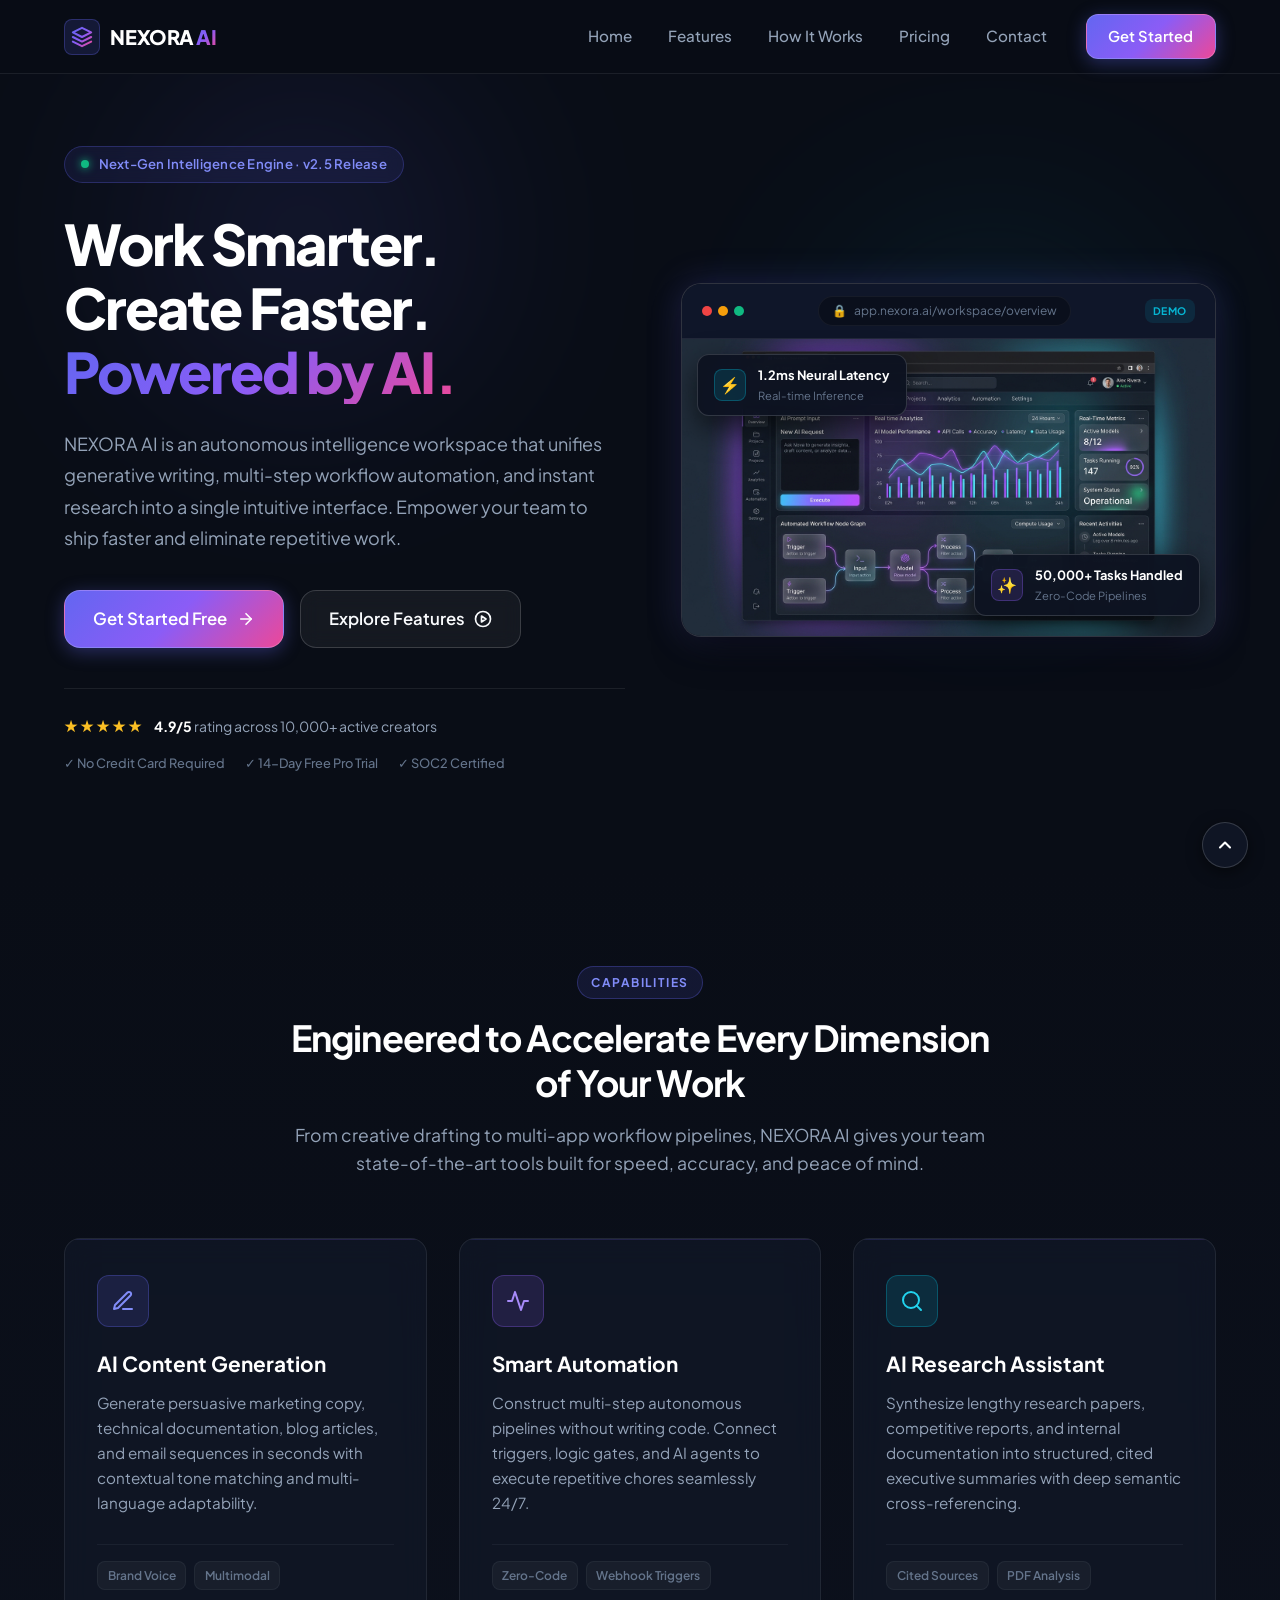
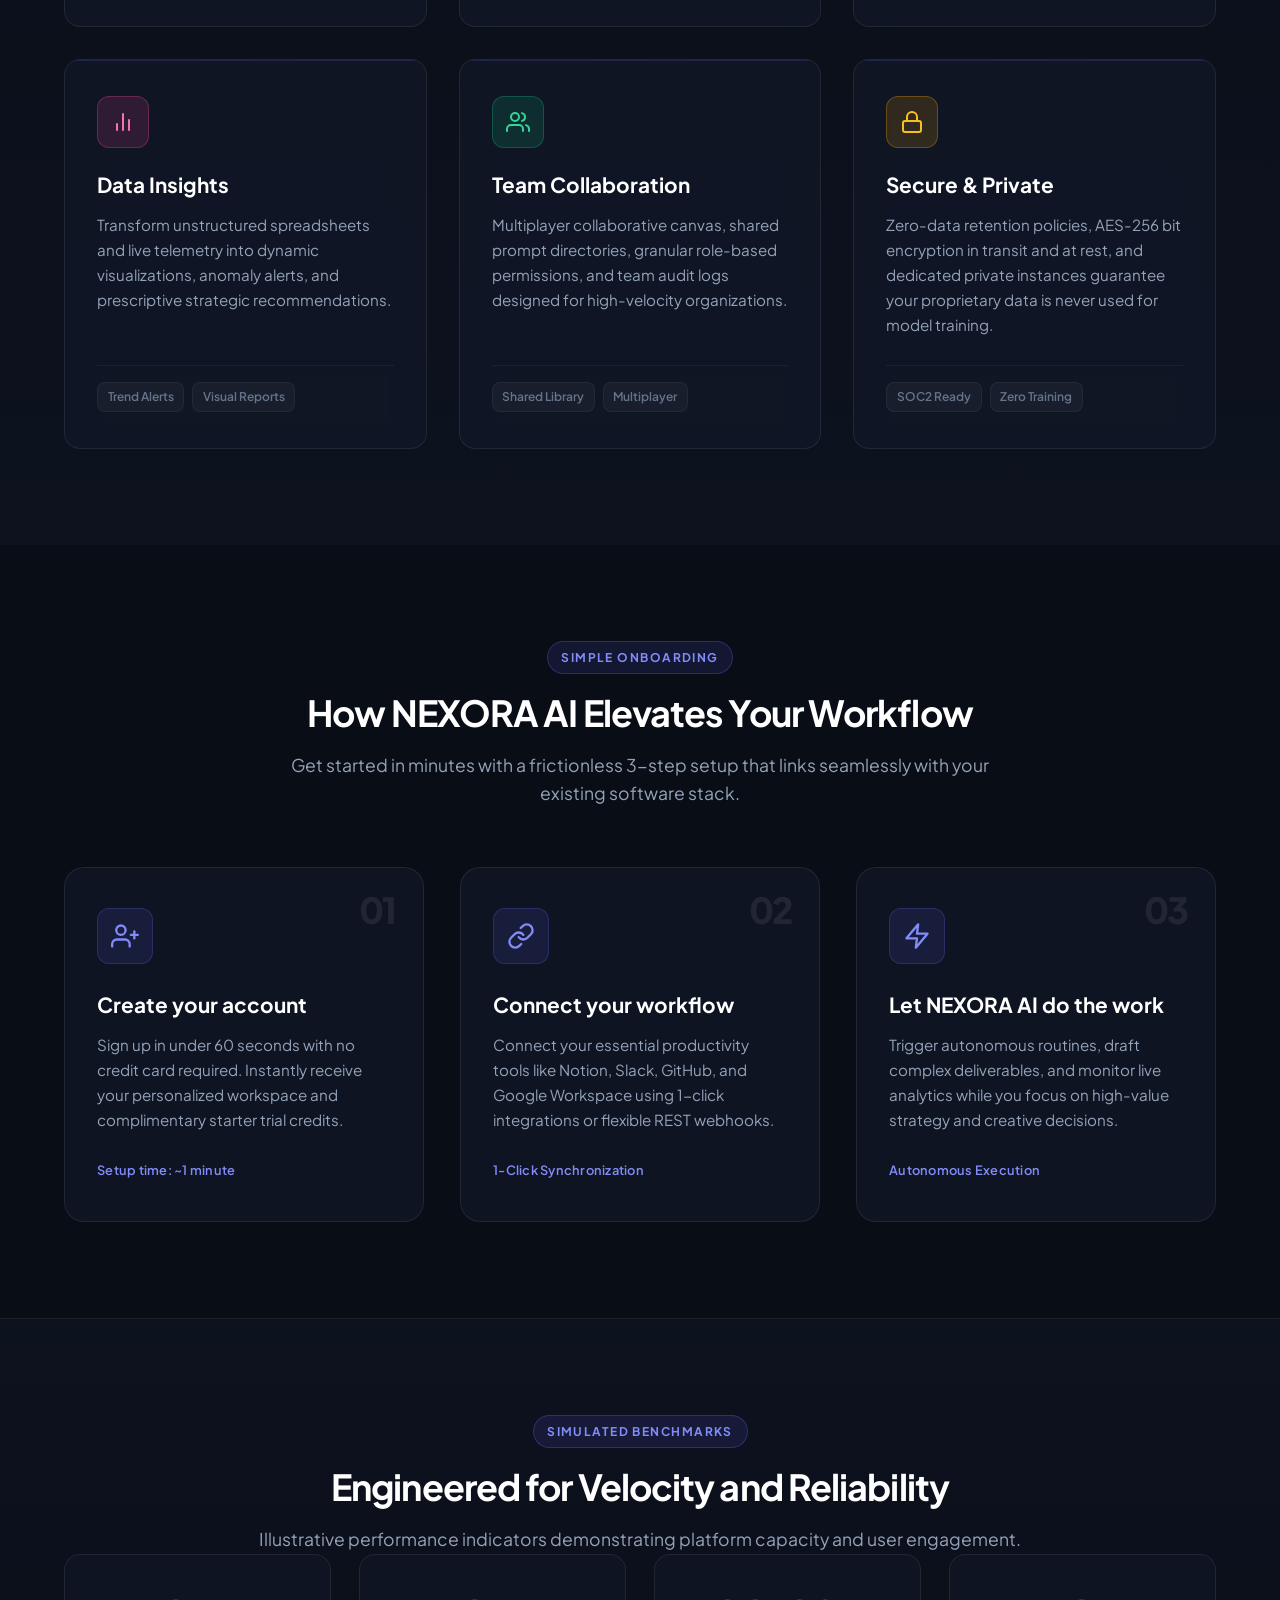
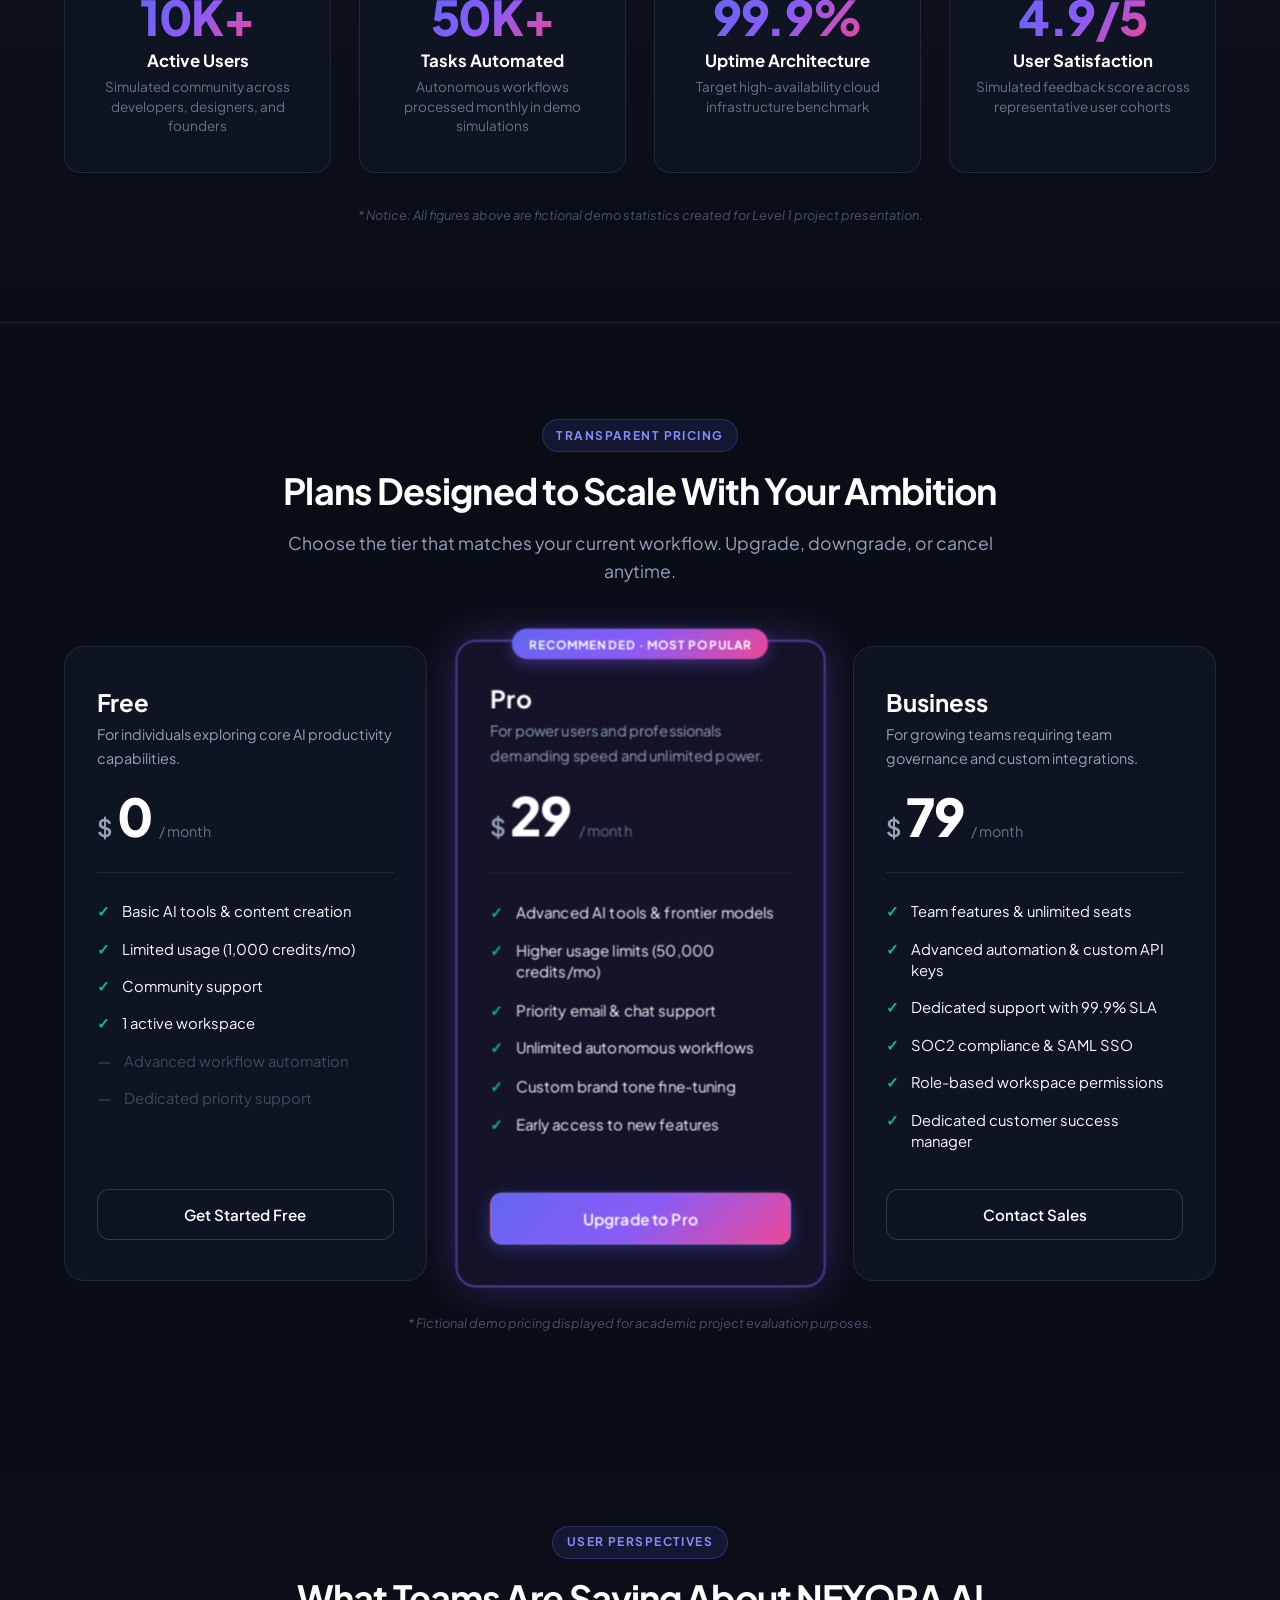
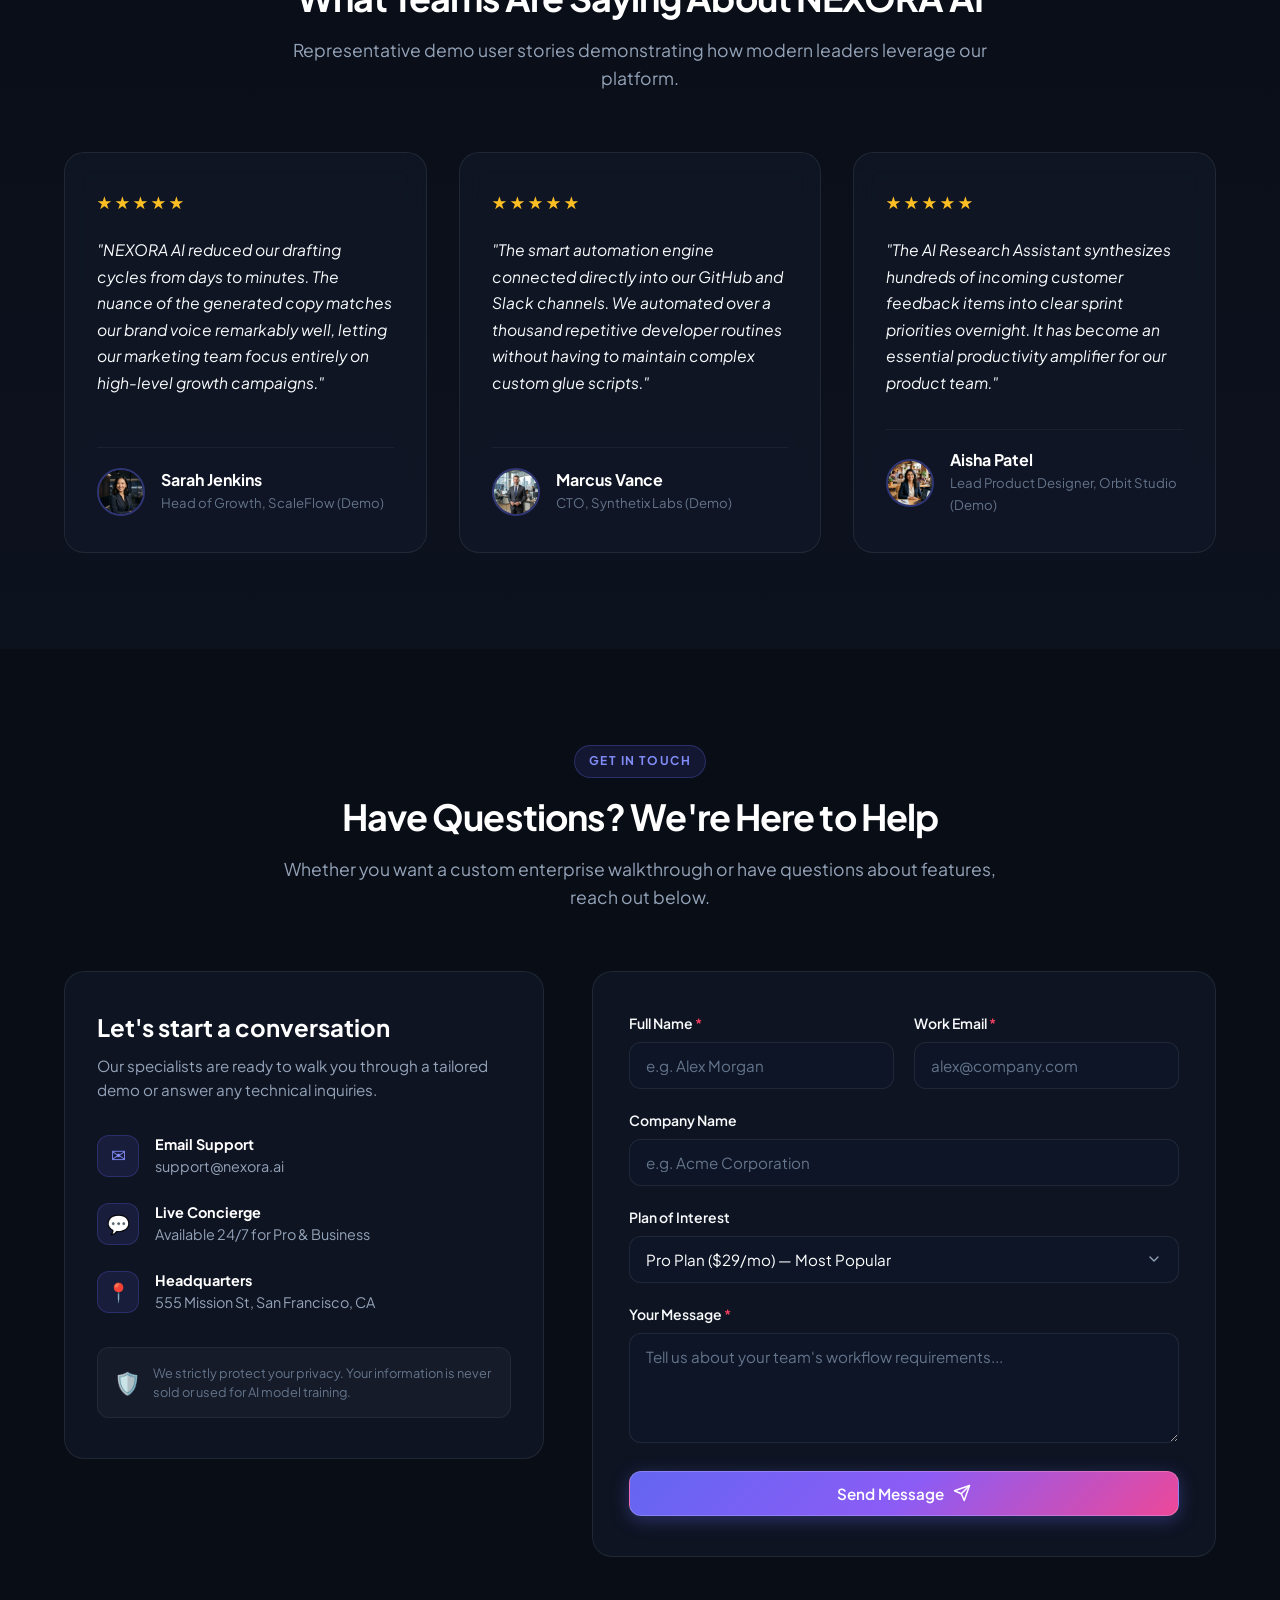
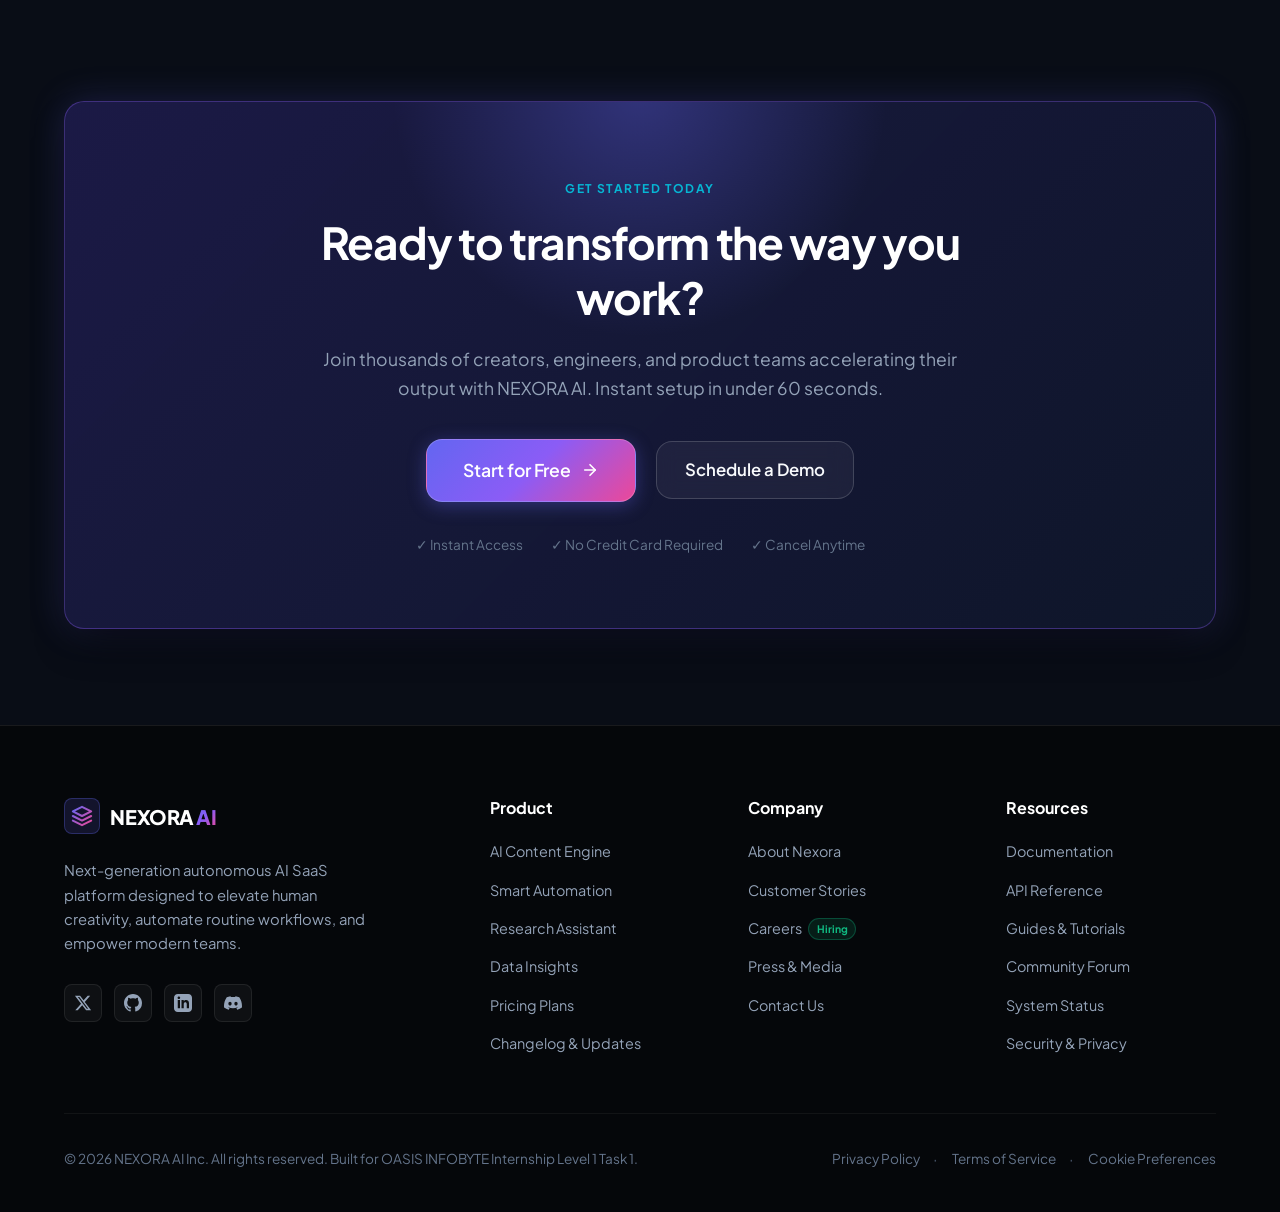
<file: LEVEL 1/Task-1-AI-SaaS-Landing-Page/index.html>
<!DOCTYPE html>
<html lang="en">

<head>
  <meta charset="UTF-8">
  <meta name="viewport" content="width=device-width, initial-scale=1.0">
  <meta name="description"
    content="NEXORA AI — Work Smarter. Create Faster. Powered by AI. Next-generation AI SaaS platform for content generation, workflow automation, and research.">
  <meta name="keywords" content="AI SaaS, artificial intelligence, workflow automation, content creation, productivity">
  <meta name="author" content="NEXORA AI">
  <title>NEXORA AI — Work Smarter. Create Faster. Powered by AI.</title>

  <!-- Google Fonts: Plus Jakarta Sans for Modern SaaS Typography -->
  <link rel="preconnect" href="https://fonts.googleapis.com">
  <link rel="preconnect" href="https://fonts.gstatic.com" crossorigin>
  <link href="https://fonts.googleapis.com/css2?family=Plus+Jakarta+Sans:wght@400;500;600;700;800&display=swap"
    rel="stylesheet">

  <!-- External Stylesheet (Pure CSS3) -->
  <link rel="stylesheet" href="css/style.css">
</head>

<body>

  <!-- =========================================================================
       1. NAVIGATION BAR
       Semantic, accessible header with pure-CSS responsive mobile navigation
       ========================================================================= -->
  <header class="header" id="header">
    <div class="container nav-container">

      <!-- Brand Logo -->
      <a href="#home" class="logo" aria-label="NEXORA AI Homepage">
        <span class="logo-icon" aria-hidden="true">
          <svg width="22" height="22" viewBox="0 0 24 24" fill="none" xmlns="http://www.w3.org/2000/svg">
            <path d="M12 2L2 7L12 12L22 7L12 2Z" stroke="url(#nav-logo-grad)" stroke-width="2.2" stroke-linecap="round"
              stroke-linejoin="round" />
            <path d="M2 17L12 22L22 17" stroke="url(#nav-logo-grad)" stroke-width="2.2" stroke-linecap="round"
              stroke-linejoin="round" />
            <path d="M2 12L12 17L22 12" stroke="url(#nav-logo-grad)" stroke-width="2.2" stroke-linecap="round"
              stroke-linejoin="round" />
            <defs>
              <linearGradient id="nav-logo-grad" x1="2" y1="2" x2="22" y2="22" gradientUnits="userSpaceOnUse">
                <stop stop-color="#6366F1" />
                <stop offset="0.5" stop-color="#8B5CF6" />
                <stop offset="1" stop-color="#EC4899" />
              </linearGradient>
            </defs>
          </svg>
        </span>
        <span class="logo-text">NEXORA<span class="logo-highlight">AI</span></span>
      </a>

      <!-- Pure CSS Mobile Hamburger Checkbox Toggle (Zero JavaScript) -->
      <input type="checkbox" id="nav-toggle" class="nav-toggle" aria-label="Toggle navigation menu">
      <label for="nav-toggle" class="nav-toggle-label" aria-label="Open navigation menu">
        <span class="hamburger-bar"></span>
        <span class="hamburger-bar"></span>
        <span class="hamburger-bar"></span>
      </label>

      <!-- Main Navigation Menu -->
      <nav class="nav-menu" aria-label="Primary Navigation">
        <ul class="nav-list">
          <li class="nav-item"><a href="#home" class="nav-link">Home</a></li>
          <li class="nav-item"><a href="#features" class="nav-link">Features</a></li>
          <li class="nav-item"><a href="#how-it-works" class="nav-link">How It Works</a></li>
          <li class="nav-item"><a href="#pricing" class="nav-link">Pricing</a></li>
          <li class="nav-item"><a href="#contact" class="nav-link">Contact</a></li>
        </ul>

        <!-- Action / CTA Button -->
        <div class="nav-actions">
          <a href="#pricing" class="btn btn-primary nav-cta-btn">Get Started</a>
        </div>
      </nav>

    </div>
  </header>

  <!-- =========================================================================
       MAIN CONTENT
       ========================================================================= -->
  <main>

    <!-- =======================================================================
         2. HERO SECTION
         Value proposition, primary CTAs, trust badges, and interactive dashboard visual
         ======================================================================= -->
    <section class="hero-section" id="home">
      <!-- Ambient Background Lighting -->
      <div class="hero-glow hero-glow-left" aria-hidden="true"></div>
      <div class="hero-glow hero-glow-right" aria-hidden="true"></div>

      <div class="container hero-container">

        <!-- Left: Hero Textual Content -->
        <div class="hero-content">
          <div class="hero-badge">
            <span class="badge-dot" aria-hidden="true"></span>
            <span class="badge-text">Next-Gen Intelligence Engine · v2.5 Release</span>
          </div>

          <h1 class="hero-title">
            Work Smarter.<br>
            Create Faster.<br>
            <span class="gradient-text">Powered by AI.</span>
          </h1>

          <p class="hero-description">
            NEXORA AI is an autonomous intelligence workspace that unifies generative writing, multi-step workflow
            automation, and instant research into a single intuitive interface. Empower your team to ship faster and
            eliminate repetitive work.
          </p>

          <!-- Primary Call to Actions -->
          <div class="hero-cta-group">
            <a href="#pricing" class="btn btn-primary btn-large">
              <span>Get Started Free</span>
              <svg class="btn-icon" width="18" height="18" viewBox="0 0 24 24" fill="none" stroke="currentColor"
                stroke-width="2.2" stroke-linecap="round" stroke-linejoin="round" aria-hidden="true">
                <line x1="5" y1="12" x2="19" y2="12"></line>
                <polyline points="12 5 19 12 12 19"></polyline>
              </svg>
            </a>
            <a href="#features" class="btn btn-secondary btn-large">
              <span>Explore Features</span>
              <svg class="btn-icon" width="18" height="18" viewBox="0 0 24 24" fill="none" stroke="currentColor"
                stroke-width="2.2" stroke-linecap="round" stroke-linejoin="round" aria-hidden="true">
                <circle cx="12" cy="12" r="10"></circle>
                <polygon points="10 8 16 12 10 16 10 8"></polygon>
              </svg>
            </a>
          </div>

          <!-- Trust Indicators -->
          <div class="hero-trust">
            <div class="trust-rating">
              <span class="star-group" aria-label="Rated 5 out of 5 stars">★★★★★</span>
              <span class="trust-text"><strong>4.9/5</strong> rating across 10,000+ active creators</span>
            </div>
            <div class="trust-pills">
              <span class="trust-pill">✓ No Credit Card Required</span>
              <span class="trust-pill">✓ 14-Day Free Pro Trial</span>
              <span class="trust-pill">✓ SOC2 Certified</span>
            </div>
          </div>
        </div>

        <!-- Right: Modern Product Mockup Window -->
        <div class="hero-visual-wrapper">
          <div class="mockup-window">

            <!-- Window Title Bar -->
            <div class="mockup-header">
              <div class="mockup-dots" aria-hidden="true">
                <span class="dot dot-red"></span>
                <span class="dot dot-yellow"></span>
                <span class="dot dot-green"></span>
              </div>
              <div class="mockup-address">
                <span class="address-lock" aria-hidden="true">🔒</span>
                <span class="address-url">app.nexora.ai/workspace/overview</span>
              </div>
              <div class="mockup-status">DEMO</div>
            </div>

            <!-- Dashboard Preview Image & Floating Highlights -->
            <div class="mockup-body">
              <img src="assets/images/dashboard-preview.jpg"
                alt="Interactive dashboard of NEXORA AI displaying real-time analytics and neural workflows"
                class="dashboard-img" width="1280" height="720" loading="eager">

              <!-- Floating Micro-Badge Top -->
              <div class="floating-badge badge-top" aria-hidden="true">
                <div class="floating-icon icon-cyan">⚡</div>
                <div class="floating-meta">
                  <span class="floating-title">1.2ms Neural Latency</span>
                  <span class="floating-desc">Real-time Inference</span>
                </div>
              </div>

              <!-- Floating Micro-Badge Bottom -->
              <div class="floating-badge badge-bottom" aria-hidden="true">
                <div class="floating-icon icon-purple">✨</div>
                <div class="floating-meta">
                  <span class="floating-title">50,000+ Tasks Handled</span>
                  <span class="floating-desc">Zero-Code Pipelines</span>
                </div>
              </div>

            </div>
          </div>
        </div>

      </div>
    </section>

    <!-- =======================================================================
         3. FEATURES SECTION
         6 modern, consistent capability cards using CSS Grid
         ======================================================================= -->
    <section class="section features-section" id="features">
      <div class="container">

        <!-- Section Header -->
        <div class="section-header text-center">
          <span class="section-tag">CAPABILITIES</span>
          <h2 class="section-title">Engineered to Accelerate Every Dimension of Your Work</h2>
          <p class="section-subtitle">
            From creative drafting to multi-app workflow pipelines, NEXORA AI gives your team state-of-the-art tools
            built for speed, accuracy, and peace of mind.
          </p>
        </div>

        <!-- 6 Feature Cards Grid -->
        <div class="features-grid">

          <!-- Feature 1: AI Content Generation -->
          <article class="feature-card">
            <div class="feature-icon-box icon-indigo" aria-hidden="true">
              <svg width="24" height="24" viewBox="0 0 24 24" fill="none" stroke="currentColor" stroke-width="2"
                stroke-linecap="round" stroke-linejoin="round">
                <path d="M12 20h9"></path>
                <path d="M16.5 3.5a2.121 2.121 0 0 1 3 3L7 19l-4 1 1-4L16.5 3.5z"></path>
              </svg>
            </div>
            <h3 class="feature-title">AI Content Generation</h3>
            <p class="feature-desc">
              Generate persuasive marketing copy, technical documentation, blog articles, and email sequences in seconds
              with contextual tone matching and multi-language adaptability.
            </p>
            <div class="feature-tags">
              <span class="feature-pill">Brand Voice</span>
              <span class="feature-pill">Multimodal</span>
            </div>
          </article>

          <!-- Feature 2: Smart Automation -->
          <article class="feature-card">
            <div class="feature-icon-box icon-purple" aria-hidden="true">
              <svg width="24" height="24" viewBox="0 0 24 24" fill="none" stroke="currentColor" stroke-width="2"
                stroke-linecap="round" stroke-linejoin="round">
                <polyline points="22 12 18 12 15 21 9 3 6 12 2 12"></polyline>
              </svg>
            </div>
            <h3 class="feature-title">Smart Automation</h3>
            <p class="feature-desc">
              Construct multi-step autonomous pipelines without writing code. Connect triggers, logic gates, and AI
              agents
              to execute repetitive chores seamlessly 24/7.
            </p>
            <div class="feature-tags">
              <span class="feature-pill">Zero-Code</span>
              <span class="feature-pill">Webhook Triggers</span>
            </div>
          </article>

          <!-- Feature 3: AI Research Assistant -->
          <article class="feature-card">
            <div class="feature-icon-box icon-cyan" aria-hidden="true">
              <svg width="24" height="24" viewBox="0 0 24 24" fill="none" stroke="currentColor" stroke-width="2"
                stroke-linecap="round" stroke-linejoin="round">
                <circle cx="11" cy="11" r="8"></circle>
                <line x1="21" y1="21" x2="16.65" y2="16.65"></line>
              </svg>
            </div>
            <h3 class="feature-title">AI Research Assistant</h3>
            <p class="feature-desc">
              Synthesize lengthy research papers, competitive reports, and internal documentation into structured,
              cited executive summaries with deep semantic cross-referencing.
            </p>
            <div class="feature-tags">
              <span class="feature-pill">Cited Sources</span>
              <span class="feature-pill">PDF Analysis</span>
            </div>
          </article>

          <!-- Feature 4: Data Insights -->
          <article class="feature-card">
            <div class="feature-icon-box icon-pink" aria-hidden="true">
              <svg width="24" height="24" viewBox="0 0 24 24" fill="none" stroke="currentColor" stroke-width="2"
                stroke-linecap="round" stroke-linejoin="round">
                <line x1="18" y1="20" x2="18" y2="10"></line>
                <line x1="12" y1="20" x2="12" y2="4"></line>
                <line x1="6" y1="20" x2="6" y2="14"></line>
              </svg>
            </div>
            <h3 class="feature-title">Data Insights</h3>
            <p class="feature-desc">
              Transform unstructured spreadsheets and live telemetry into dynamic visualizations, anomaly alerts, and
              prescriptive strategic recommendations.
            </p>
            <div class="feature-tags">
              <span class="feature-pill">Trend Alerts</span>
              <span class="feature-pill">Visual Reports</span>
            </div>
          </article>

          <!-- Feature 5: Team Collaboration -->
          <article class="feature-card">
            <div class="feature-icon-box icon-green" aria-hidden="true">
              <svg width="24" height="24" viewBox="0 0 24 24" fill="none" stroke="currentColor" stroke-width="2"
                stroke-linecap="round" stroke-linejoin="round">
                <path d="M17 21v-2a4 4 0 0 0-4-4H5a4 4 0 0 0-4 4v2"></path>
                <circle cx="9" cy="7" r="4"></circle>
                <path d="M23 21v-2a4 4 0 0 0-3-3.87"></path>
                <path d="M16 3.13a4 4 0 0 1 0 7.75"></path>
              </svg>
            </div>
            <h3 class="feature-title">Team Collaboration</h3>
            <p class="feature-desc">
              Multiplayer collaborative canvas, shared prompt directories, granular role-based permissions, and team
              audit logs designed for high-velocity organizations.
            </p>
            <div class="feature-tags">
              <span class="feature-pill">Shared Library</span>
              <span class="feature-pill">Multiplayer</span>
            </div>
          </article>

          <!-- Feature 6: Secure & Private -->
          <article class="feature-card">
            <div class="feature-icon-box icon-amber" aria-hidden="true">
              <svg width="24" height="24" viewBox="0 0 24 24" fill="none" stroke="currentColor" stroke-width="2"
                stroke-linecap="round" stroke-linejoin="round">
                <rect x="3" y="11" width="18" height="11" rx="2" ry="2"></rect>
                <path d="M7 11V7a5 5 0 0 1 10 0v4"></path>
              </svg>
            </div>
            <h3 class="feature-title">Secure & Private</h3>
            <p class="feature-desc">
              Zero-data retention policies, AES-256 bit encryption in transit and at rest, and dedicated private
              instances
              guarantee your proprietary data is never used for model training.
            </p>
            <div class="feature-tags">
              <span class="feature-pill">SOC2 Ready</span>
              <span class="feature-pill">Zero Training</span>
            </div>
          </article>

        </div>
      </div>
    </section>

    <!-- =======================================================================
         4. HOW IT WORKS SECTION
         3 clear, numbered steps with subtle CSS progression indicators
         ======================================================================= -->
    <section class="section how-it-works-section" id="how-it-works">
      <div class="container">

        <div class="section-header text-center">
          <span class="section-tag">SIMPLE ONBOARDING</span>
          <h2 class="section-title">How NEXORA AI Elevates Your Workflow</h2>
          <p class="section-subtitle">
            Get started in minutes with a frictionless 3-step setup that links seamlessly with your existing software
            stack.
          </p>
        </div>

        <div class="steps-grid">

          <!-- Step 1 -->
          <div class="step-card">
            <div class="step-badge">01</div>
            <div class="step-icon-wrap" aria-hidden="true">
              <svg width="28" height="28" viewBox="0 0 24 24" fill="none" stroke="currentColor" stroke-width="2"
                stroke-linecap="round" stroke-linejoin="round">
                <path d="M16 21v-2a4 4 0 0 0-4-4H5a4 4 0 0 0-4 4v2"></path>
                <circle cx="8.5" cy="7" r="4"></circle>
                <line x1="20" y1="8" x2="20" y2="14"></line>
                <line x1="23" y1="11" x2="17" y2="11"></line>
              </svg>
            </div>
            <h3 class="step-title">Create your account</h3>
            <p class="step-desc">
              Sign up in under 60 seconds with no credit card required. Instantly receive your personalized workspace
              and
              complimentary starter trial credits.
            </p>
            <span class="step-note">Setup time: ~1 minute</span>
          </div>

          <!-- Step 2 -->
          <div class="step-card">
            <div class="step-badge">02</div>
            <div class="step-icon-wrap" aria-hidden="true">
              <svg width="28" height="28" viewBox="0 0 24 24" fill="none" stroke="currentColor" stroke-width="2"
                stroke-linecap="round" stroke-linejoin="round">
                <path d="M10 13a5 5 0 0 0 7.54.54l3-3a5 5 0 0 0-7.07-7.07l-1.72 1.71"></path>
                <path d="M14 11a5 5 0 0 0-7.54-.54l-3 3a5 5 0 0 0 7.07 7.07l1.71-1.71"></path>
              </svg>
            </div>
            <h3 class="step-title">Connect your workflow</h3>
            <p class="step-desc">
              Connect your essential productivity tools like Notion, Slack, GitHub, and Google Workspace using 1-click
              integrations or flexible REST webhooks.
            </p>
            <span class="step-note">1-Click Synchronization</span>
          </div>

          <!-- Step 3 -->
          <div class="step-card">
            <div class="step-badge">03</div>
            <div class="step-icon-wrap" aria-hidden="true">
              <svg width="28" height="28" viewBox="0 0 24 24" fill="none" stroke="currentColor" stroke-width="2"
                stroke-linecap="round" stroke-linejoin="round">
                <polygon points="13 2 3 14 12 14 11 22 21 10 12 10 13 2"></polygon>
              </svg>
            </div>
            <h3 class="step-title">Let NEXORA AI do the work</h3>
            <p class="step-desc">
              Trigger autonomous routines, draft complex deliverables, and monitor live analytics while you focus on
              high-value strategy and creative decisions.
            </p>
            <span class="step-note">Autonomous Execution</span>
          </div>

        </div>

      </div>
    </section>

    <!-- =======================================================================
         5. STATISTICS SECTION
         Demo metrics showcasing platform performance and adoption
         ======================================================================= -->
    <section class="section stats-section" id="stats">
      <div class="container">

        <div class="stats-header text-center">
          <span class="section-tag">SIMULATED BENCHMARKS</span>
          <h2 class="section-title">Engineered for Velocity and Reliability</h2>
          <p class="section-subtitle">
            Illustrative performance indicators demonstrating platform capacity and user engagement.
          </p>
        </div>

        <div class="stats-grid">

          <div class="stat-card">
            <div class="stat-number gradient-text">10K+</div>
            <h3 class="stat-label">Active Users</h3>
            <p class="stat-sub">Simulated community across developers, designers, and founders</p>
          </div>

          <div class="stat-card">
            <div class="stat-number gradient-text">50K+</div>
            <h3 class="stat-label">Tasks Automated</h3>
            <p class="stat-sub">Autonomous workflows processed monthly in demo simulations</p>
          </div>

          <div class="stat-card">
            <div class="stat-number gradient-text">99.9%</div>
            <h3 class="stat-label">Uptime Architecture</h3>
            <p class="stat-sub">Target high-availability cloud infrastructure benchmark</p>
          </div>

          <div class="stat-card">
            <div class="stat-number gradient-text">4.9/5</div>
            <h3 class="stat-label">User Satisfaction</h3>
            <p class="stat-sub">Simulated feedback score across representative user cohorts</p>
          </div>

        </div>

        <p class="stats-disclaimer text-center">
          * Notice: All figures above are fictional demo statistics created for Level 1 project presentation.
        </p>

      </div>
    </section>

    <!-- =======================================================================
         6. PRICING SECTION
         3 plans (Free, Pro highlighted, Business) with clear hierarchy
         ======================================================================= -->
    <section class="section pricing-section" id="pricing">
      <div class="container">

        <div class="section-header text-center">
          <span class="section-tag">TRANSPARENT PRICING</span>
          <h2 class="section-title">Plans Designed to Scale With Your Ambition</h2>
          <p class="section-subtitle">
            Choose the tier that matches your current workflow. Upgrade, downgrade, or cancel anytime.
          </p>
        </div>

        <div class="pricing-grid">

          <!-- Plan 1: Free -->
          <div class="pricing-card">
            <div class="pricing-card-header">
              <h3 class="plan-name">Free</h3>
              <p class="plan-desc">For individuals exploring core AI productivity capabilities.</p>
              <div class="plan-price-wrap">
                <span class="currency">$</span>
                <span class="price-val">0</span>
                <span class="billing-period">/ month</span>
              </div>
            </div>

            <div class="pricing-divider"></div>

            <ul class="pricing-features">
              <li class="feature-item">
                <span class="check-icon" aria-hidden="true">✓</span>
                <span>Basic AI tools & content creation</span>
              </li>
              <li class="feature-item">
                <span class="check-icon" aria-hidden="true">✓</span>
                <span>Limited usage (1,000 credits/mo)</span>
              </li>
              <li class="feature-item">
                <span class="check-icon" aria-hidden="true">✓</span>
                <span>Community support</span>
              </li>
              <li class="feature-item">
                <span class="check-icon" aria-hidden="true">✓</span>
                <span>1 active workspace</span>
              </li>
              <li class="feature-item item-disabled">
                <span class="dash-icon" aria-hidden="true">—</span>
                <span>Advanced workflow automation</span>
              </li>
              <li class="feature-item item-disabled">
                <span class="dash-icon" aria-hidden="true">—</span>
                <span>Dedicated priority support</span>
              </li>
            </ul>

            <a href="#contact" class="btn btn-outline btn-block">Get Started Free</a>
          </div>

          <!-- Plan 2: Pro (HIGHLIGHTED) -->
          <div class="pricing-card pricing-card-featured">
            <div class="featured-badge">RECOMMENDED · MOST POPULAR</div>

            <div class="pricing-card-header">
              <h3 class="plan-name">Pro</h3>
              <p class="plan-desc">For power users and professionals demanding speed and unlimited power.</p>
              <div class="plan-price-wrap">
                <span class="currency">$</span>
                <span class="price-val">29</span>
                <span class="billing-period">/ month</span>
              </div>
            </div>

            <div class="pricing-divider"></div>

            <ul class="pricing-features">
              <li class="feature-item">
                <span class="check-icon" aria-hidden="true">✓</span>
                <span>Advanced AI tools & frontier models</span>
              </li>
              <li class="feature-item">
                <span class="check-icon" aria-hidden="true">✓</span>
                <span>Higher usage limits (50,000 credits/mo)</span>
              </li>
              <li class="feature-item">
                <span class="check-icon" aria-hidden="true">✓</span>
                <span>Priority email & chat support</span>
              </li>
              <li class="feature-item">
                <span class="check-icon" aria-hidden="true">✓</span>
                <span>Unlimited autonomous workflows</span>
              </li>
              <li class="feature-item">
                <span class="check-icon" aria-hidden="true">✓</span>
                <span>Custom brand tone fine-tuning</span>
              </li>
              <li class="feature-item">
                <span class="check-icon" aria-hidden="true">✓</span>
                <span>Early access to new features</span>
              </li>
            </ul>

            <a href="#contact" class="btn btn-primary btn-block btn-featured">Upgrade to Pro</a>
          </div>

          <!-- Plan 3: Business -->
          <div class="pricing-card">
            <div class="pricing-card-header">
              <h3 class="plan-name">Business</h3>
              <p class="plan-desc">For growing teams requiring team governance and custom integrations.</p>
              <div class="plan-price-wrap">
                <span class="currency">$</span>
                <span class="price-val">79</span>
                <span class="billing-period">/ month</span>
              </div>
            </div>

            <div class="pricing-divider"></div>

            <ul class="pricing-features">
              <li class="feature-item">
                <span class="check-icon" aria-hidden="true">✓</span>
                <span>Team features & unlimited seats</span>
              </li>
              <li class="feature-item">
                <span class="check-icon" aria-hidden="true">✓</span>
                <span>Advanced automation & custom API keys</span>
              </li>
              <li class="feature-item">
                <span class="check-icon" aria-hidden="true">✓</span>
                <span>Dedicated support with 99.9% SLA</span>
              </li>
              <li class="feature-item">
                <span class="check-icon" aria-hidden="true">✓</span>
                <span>SOC2 compliance & SAML SSO</span>
              </li>
              <li class="feature-item">
                <span class="check-icon" aria-hidden="true">✓</span>
                <span>Role-based workspace permissions</span>
              </li>
              <li class="feature-item">
                <span class="check-icon" aria-hidden="true">✓</span>
                <span>Dedicated customer success manager</span>
              </li>
            </ul>

            <a href="#contact" class="btn btn-outline btn-block">Contact Sales</a>
          </div>

        </div>

        <p class="pricing-note text-center">
          * Fictional demo pricing displayed for academic project evaluation purposes.
        </p>

      </div>
    </section>

    <!-- =======================================================================
         7. TESTIMONIALS SECTION
         3 fictional customer testimonials with authentic avatar portraits
         ======================================================================= -->
    <section class="section testimonials-section" id="testimonials">
      <div class="container">

        <div class="section-header text-center">
          <span class="section-tag">USER PERSPECTIVES</span>
          <h2 class="section-title">What Teams Are Saying About NEXORA AI</h2>
          <p class="section-subtitle">
            Representative demo user stories demonstrating how modern leaders leverage our platform.
          </p>
        </div>

        <div class="testimonials-grid">

          <!-- Testimonial 1 -->
          <article class="testimonial-card">
            <div class="testimonial-stars" aria-label="5 out of 5 stars">★★★★★</div>
            <blockquote class="testimonial-quote">
              "NEXORA AI reduced our drafting cycles from days to minutes. The nuance of the generated copy matches our
              brand voice remarkably well, letting our marketing team focus entirely on high-level growth campaigns."
            </blockquote>
            <div class="testimonial-author">
              <img src="assets/images/avatar-1.jpg" alt="Portrait of Sarah Jenkins, Head of Growth"
                class="author-avatar" width="48" height="48" loading="lazy">
              <div class="author-meta">
                <h3 class="author-name">Sarah Jenkins</h3>
                <p class="author-role">Head of Growth, ScaleFlow (Demo)</p>
              </div>
            </div>
          </article>

          <!-- Testimonial 2 -->
          <article class="testimonial-card">
            <div class="testimonial-stars" aria-label="5 out of 5 stars">★★★★★</div>
            <blockquote class="testimonial-quote">
              "The smart automation engine connected directly into our GitHub and Slack channels. We automated over a
              thousand repetitive developer routines without having to maintain complex custom glue scripts."
            </blockquote>
            <div class="testimonial-author">
              <img src="assets/images/avatar-2.jpg" alt="Portrait of Marcus Vance, CTO" class="author-avatar" width="48"
                height="48" loading="lazy">
              <div class="author-meta">
                <h3 class="author-name">Marcus Vance</h3>
                <p class="author-role">CTO, Synthetix Labs (Demo)</p>
              </div>
            </div>
          </article>

          <!-- Testimonial 3 -->
          <article class="testimonial-card">
            <div class="testimonial-stars" aria-label="5 out of 5 stars">★★★★★</div>
            <blockquote class="testimonial-quote">
              "The AI Research Assistant synthesizes hundreds of incoming customer feedback items into clear sprint
              priorities overnight. It has become an essential productivity amplifier for our product team."
            </blockquote>
            <div class="testimonial-author">
              <img src="assets/images/avatar-3.jpg" alt="Portrait of Aisha Patel, Lead Product Designer"
                class="author-avatar" width="48" height="48" loading="lazy">
              <div class="author-meta">
                <h3 class="author-name">Aisha Patel</h3>
                <p class="author-role">Lead Product Designer, Orbit Studio (Demo)</p>
              </div>
            </div>
          </article>

        </div>

      </div>
    </section>

    <!-- =======================================================================
         8. CONTACT SECTION
         Accessible HTML5 contact form with validation styling and direct info cards
         ======================================================================= -->
    <section class="section contact-section" id="contact">
      <div class="container">

        <div class="section-header text-center">
          <span class="section-tag">GET IN TOUCH</span>
          <h2 class="section-title">Have Questions? We're Here to Help</h2>
          <p class="section-subtitle">
            Whether you want a custom enterprise walkthrough or have questions about features, reach out below.
          </p>
        </div>

        <div class="contact-wrapper">

          <!-- Left: Contact Details -->
          <div class="contact-info-panel">
            <h3 class="panel-title">Let's start a conversation</h3>
            <p class="panel-desc">
              Our specialists are ready to walk you through a tailored demo or answer any technical inquiries.
            </p>

            <div class="contact-details">
              <div class="detail-item">
                <div class="detail-icon" aria-hidden="true">✉</div>
                <div>
                  <h4 class="detail-label">Email Support</h4>
                  <p class="detail-value">support@nexora.ai</p>
                </div>
              </div>

              <div class="detail-item">
                <div class="detail-icon" aria-hidden="true">💬</div>
                <div>
                  <h4 class="detail-label">Live Concierge</h4>
                  <p class="detail-value">Available 24/7 for Pro & Business</p>
                </div>
              </div>

              <div class="detail-item">
                <div class="detail-icon" aria-hidden="true">📍</div>
                <div>
                  <h4 class="detail-label">Headquarters</h4>
                  <p class="detail-value">555 Mission St, San Francisco, CA</p>
                </div>
              </div>
            </div>

            <!-- Privacy Guarantee Badge -->
            <div class="contact-assurance">
              <span class="assurance-icon" aria-hidden="true">🛡️</span>
              <p class="assurance-text">We strictly protect your privacy. Your information is never sold or used for AI
                model training.</p>
            </div>
          </div>

          <!-- Right: Pure HTML5 Contact Form -->
          <div class="contact-form-panel">
            <form class="contact-form" action="#home" method="get">

              <div class="form-row">
                <div class="form-group">
                  <label for="full-name" class="form-label">Full Name <span class="required"
                      aria-hidden="true">*</span></label>
                  <input type="text" id="full-name" name="name" class="form-input" placeholder="e.g. Alex Morgan"
                    required>
                </div>

                <div class="form-group">
                  <label for="work-email" class="form-label">Work Email <span class="required"
                      aria-hidden="true">*</span></label>
                  <input type="email" id="work-email" name="email" class="form-input" placeholder="alex@company.com"
                    required>
                </div>
              </div>

              <div class="form-group">
                <label for="company" class="form-label">Company Name</label>
                <input type="text" id="company" name="company" class="form-input" placeholder="e.g. Acme Corporation">
              </div>

              <div class="form-group">
                <label for="plan-interest" class="form-label">Plan of Interest</label>
                <select id="plan-interest" name="plan" class="form-select">
                  <option value="pro">Pro Plan ($29/mo) — Most Popular</option>
                  <option value="business">Business Plan ($79/mo)</option>
                  <option value="free">Free Starter Plan</option>
                  <option value="custom">Custom Enterprise Solutions</option>
                </select>
              </div>

              <div class="form-group">
                <label for="message" class="form-label">Your Message <span class="required"
                    aria-hidden="true">*</span></label>
                <textarea id="message" name="message" class="form-textarea" rows="4"
                  placeholder="Tell us about your team's workflow requirements..." required></textarea>
              </div>

              <button type="submit" class="btn btn-primary btn-block btn-submit">
                <span>Send Message</span>
                <svg width="18" height="18" viewBox="0 0 24 24" fill="none" stroke="currentColor" stroke-width="2"
                  stroke-linecap="round" stroke-linejoin="round" aria-hidden="true">
                  <line x1="22" y1="2" x2="11" y2="13"></line>
                  <polygon points="22 2 15 22 11 13 2 9 22 2"></polygon>
                </svg>
              </button>

            </form>
          </div>

        </div>

      </div>
    </section>

    <!-- =======================================================================
         9. FINAL CTA SECTION
         Clean, high-impact callout with prominent Start for Free button
         ======================================================================= -->
    <section class="final-cta-section" id="cta">
      <div class="container">
        <div class="final-cta-card">

          <div class="cta-glow-orb" aria-hidden="true"></div>

          <div class="cta-content text-center">
            <span class="cta-tag">GET STARTED TODAY</span>
            <h2 class="cta-title">Ready to transform the way you work?</h2>
            <p class="cta-desc">
              Join thousands of creators, engineers, and product teams accelerating their output with NEXORA AI.
              Instant setup in under 60 seconds.
            </p>

            <div class="cta-buttons-wrapper">
              <a href="#pricing" class="btn btn-primary btn-large cta-primary-btn">
                <span>Start for Free</span>
                <svg width="18" height="18" viewBox="0 0 24 24" fill="none" stroke="currentColor" stroke-width="2.2"
                  stroke-linecap="round" stroke-linejoin="round" aria-hidden="true">
                  <line x1="5" y1="12" x2="19" y2="12"></line>
                  <polyline points="12 5 19 12 12 19"></polyline>
                </svg>
              </a>
              <a href="#contact" class="btn btn-secondary btn-large">
                <span>Schedule a Demo</span>
              </a>
            </div>

            <div class="cta-guarantees">
              <span class="guarantee-item">✓ Instant Access</span>
              <span class="guarantee-item">✓ No Credit Card Required</span>
              <span class="guarantee-item">✓ Cancel Anytime</span>
            </div>
          </div>

        </div>
      </div>
    </section>

  </main>

  <!-- =========================================================================
       10. FOOTER SECTION
       Polished, multi-column SaaS footer with branding, links, socials & copyright
       ========================================================================= -->
  <footer class="footer">
    <div class="container">

      <div class="footer-grid">

        <!-- Brand Info Column -->
        <div class="footer-brand-col">
          <a href="#home" class="logo footer-logo" aria-label="NEXORA AI Homepage">
            <span class="logo-icon" aria-hidden="true">
              <svg width="22" height="22" viewBox="0 0 24 24" fill="none" xmlns="http://www.w3.org/2000/svg">
                <path d="M12 2L2 7L12 12L22 7L12 2Z" stroke="url(#ftr-logo-grad)" stroke-width="2.2"
                  stroke-linecap="round" stroke-linejoin="round" />
                <path d="M2 17L12 22L22 17" stroke="url(#ftr-logo-grad)" stroke-width="2.2" stroke-linecap="round"
                  stroke-linejoin="round" />
                <path d="M2 12L12 17L22 12" stroke="url(#ftr-logo-grad)" stroke-width="2.2" stroke-linecap="round"
                  stroke-linejoin="round" />
                <defs>
                  <linearGradient id="ftr-logo-grad" x1="2" y1="2" x2="22" y2="22" gradientUnits="userSpaceOnUse">
                    <stop stop-color="#6366F1" />
                    <stop offset="1" stop-color="#EC4899" />
                  </linearGradient>
                </defs>
              </svg>
            </span>
            <span class="logo-text">NEXORA<span class="logo-highlight">AI</span></span>
          </a>

          <p class="footer-about">
            Next-generation autonomous AI SaaS platform designed to elevate human creativity, automate routine
            workflows,
            and empower modern teams.
          </p>

          <!-- Social Links -->
          <div class="footer-socials" aria-label="Social media channels">
            <a href="https://twitter.com" class="social-link" target="_blank" rel="noopener noreferrer"
              aria-label="Follow NEXORA AI on Twitter">
              <svg width="18" height="18" viewBox="0 0 24 24" fill="currentColor" aria-hidden="true">
                <path
                  d="M18.244 2.25h3.308l-7.227 8.26 8.502 11.24H16.17l-5.214-6.817L4.99 21.75H1.68l7.73-8.835L1.254 2.25H8.08l4.713 6.231zm-1.161 17.52h1.833L7.084 4.126H5.117z" />
              </svg>
            </a>
            <a href="https://github.com" class="social-link" target="_blank" rel="noopener noreferrer"
              aria-label="NEXORA AI on GitHub">
              <svg width="18" height="18" viewBox="0 0 24 24" fill="currentColor" aria-hidden="true">
                <path
                  d="M12 0C5.37 0 0 5.37 0 12c0 5.31 3.435 9.795 8.205 11.385.6.105.825-.255.825-.57 0-.285-.015-1.23-.015-2.235-3.015.555-3.795-.735-4.035-1.41-.135-.345-.72-1.41-1.23-1.695-.42-.225-1.02-.78-.015-.795.945-.015 1.62.87 1.845 1.23 1.08 1.815 2.805 1.305 3.495.99.105-.78.42-1.305.765-1.605-2.67-.3-5.46-1.335-5.46-5.925 0-1.305.465-2.385 1.23-3.225-.12-.3-.54-1.53.12-3.18 0 0 1.005-.315 3.3 1.23.96-.27 1.98-.405 3-.405s2.04.135 3 .405c2.295-1.56 3.3-1.23 3.3-1.23.66 1.65.24 2.88.12 3.18.765.84 1.23 1.905 1.23 3.225 0 4.605-2.805 5.625-5.475 5.925.435.375.81 1.095.81 2.22 0 1.605-.015 2.895-.015 3.3 0 .315.225.69.825.57A12.02 12.02 0 0 0 24 12c0-6.63-5.37-12-12-12z" />
              </svg>
            </a>
            <a href="https://linkedin.com" class="social-link" target="_blank" rel="noopener noreferrer"
              aria-label="NEXORA AI on LinkedIn">
              <svg width="18" height="18" viewBox="0 0 24 24" fill="currentColor" aria-hidden="true">
                <path
                  d="M19 0h-14c-2.761 0-5 2.239-5 5v14c0 2.761 2.239 5 5 5h14c2.762 0 5-2.239 5-5v-14c0-2.761-2.238-5-5-5zm-11 19h-3v-11h3v11zm-1.5-12.268c-.966 0-1.75-.79-1.75-1.764s.784-1.764 1.75-1.764 1.75.79 1.75 1.764-.783 1.764-1.75 1.764zm13.5 12.268h-3v-5.604c0-3.368-4-3.113-4 0v5.604h-3v-11h3v1.765c1.396-2.586 7-2.777 7 2.476v6.759z" />
              </svg>
            </a>
            <a href="https://discord.com" class="social-link" target="_blank" rel="noopener noreferrer"
              aria-label="NEXORA AI Community Discord">
              <svg width="18" height="18" viewBox="0 0 24 24" fill="currentColor" aria-hidden="true">
                <path
                  d="M20.317 4.37a19.791 19.791 0 0 0-4.885-1.515.074.074 0 0 0-.079.037c-.21.375-.444.864-.608 1.25a18.27 18.27 0 0 0-5.487 0 12.64 12.64 0 0 0-.617-1.25.077.077 0 0 0-.079-.037A19.736 19.736 0 0 0 3.677 4.37a.07.07 0 0 0-.032.027C.533 9.046-.32 13.58.099 18.057a.082.082 0 0 0 .031.057 19.9 19.9 0 0 0 5.993 3.03.078.078 0 0 0 .084-.028c.462-.63.874-1.295 1.226-1.994.021-.041.001-.09-.041-.106a13.107 13.107 0 0 1-1.872-.892.077.077 0 0 1-.008-.128 10.2 10.2 0 0 0 .372-.292.074.074 0 0 1 .077-.01c3.929 1.793 8.18 1.793 12.061 0a.074.074 0 0 1 .078.01c.12.098.246.198.373.292a.077.077 0 0 1-.006.127 12.299 12.299 0 0 1-1.873.893.077.077 0 0 0-.041.107c.36.698.772 1.362 1.225 1.993a.076.076 0 0 0 .084.028 19.839 19.839 0 0 0 6.002-3.03.077.077 0 0 0 .032-.054c.5-5.177-.838-9.674-3.549-13.66a.061.061 0 0 0-.031-.028zM8.02 15.33c-1.183 0-2.157-1.085-2.157-2.419 0-1.333.956-2.419 2.157-2.419 1.21 0 2.176 1.096 2.157 2.42 0 1.333-.956 2.418-2.157 2.418zm7.975 0c-1.183 0-2.157-1.085-2.157-2.419 0-1.333.955-2.419 2.157-2.419 1.21 0 2.176 1.096 2.157 2.42 0 1.333-.946 2.418-2.157 2.418z" />
              </svg>
            </a>
          </div>
        </div>

        <!-- Links Column 1: Product -->
        <div class="footer-links-col">
          <h4 class="footer-heading">Product</h4>
          <ul class="footer-nav-list">
            <li><a href="#features" class="footer-nav-link">AI Content Engine</a></li>
            <li><a href="#features" class="footer-nav-link">Smart Automation</a></li>
            <li><a href="#features" class="footer-nav-link">Research Assistant</a></li>
            <li><a href="#features" class="footer-nav-link">Data Insights</a></li>
            <li><a href="#pricing" class="footer-nav-link">Pricing Plans</a></li>
            <li><a href="#home" class="footer-nav-link">Changelog & Updates</a></li>
          </ul>
        </div>

        <!-- Links Column 2: Company -->
        <div class="footer-links-col">
          <h4 class="footer-heading">Company</h4>
          <ul class="footer-nav-list">
            <li><a href="#home" class="footer-nav-link">About Nexora</a></li>
            <li><a href="#testimonials" class="footer-nav-link">Customer Stories</a></li>
            <li><a href="#home" class="footer-nav-link">Careers <span class="footer-badge">Hiring</span></a></li>
            <li><a href="#contact" class="footer-nav-link">Press & Media</a></li>
            <li><a href="#contact" class="footer-nav-link">Contact Us</a></li>
          </ul>
        </div>

        <!-- Links Column 3: Resources -->
        <div class="footer-links-col">
          <h4 class="footer-heading">Resources</h4>
          <ul class="footer-nav-list">
            <li><a href="#features" class="footer-nav-link">Documentation</a></li>
            <li><a href="#features" class="footer-nav-link">API Reference</a></li>
            <li><a href="#how-it-works" class="footer-nav-link">Guides & Tutorials</a></li>
            <li><a href="#home" class="footer-nav-link">Community Forum</a></li>
            <li><a href="#home" class="footer-nav-link">System Status</a></li>
            <li><a href="#contact" class="footer-nav-link">Security & Privacy</a></li>
          </ul>
        </div>

      </div>

      <!-- Footer Bottom Bar -->
      <div class="footer-bottom">
        <p class="copyright">
          &copy; 2026 NEXORA AI Inc. All rights reserved. Built for OASIS INFOBYTE Internship Level 1 Task 1.
        </p>
        <div class="footer-legal">
          <a href="#home" class="legal-link">Privacy Policy</a>
          <span class="legal-dot" aria-hidden="true">·</span>
          <a href="#home" class="legal-link">Terms of Service</a>
          <span class="legal-dot" aria-hidden="true">·</span>
          <a href="#home" class="legal-link">Cookie Preferences</a>
        </div>
      </div>

    </div>
  </footer>

  <!-- Pure CSS Return-to-Top Floating Button (No JavaScript Required) -->
  <a href="#home" class="back-to-top" aria-label="Return to top of page">
    <svg width="20" height="20" viewBox="0 0 24 24" fill="none" stroke="currentColor" stroke-width="2.5"
      stroke-linecap="round" stroke-linejoin="round" aria-hidden="true">
      <polyline points="18 15 12 9 6 15"></polyline>
    </svg>
  </a>

</body>

</html>
</file>
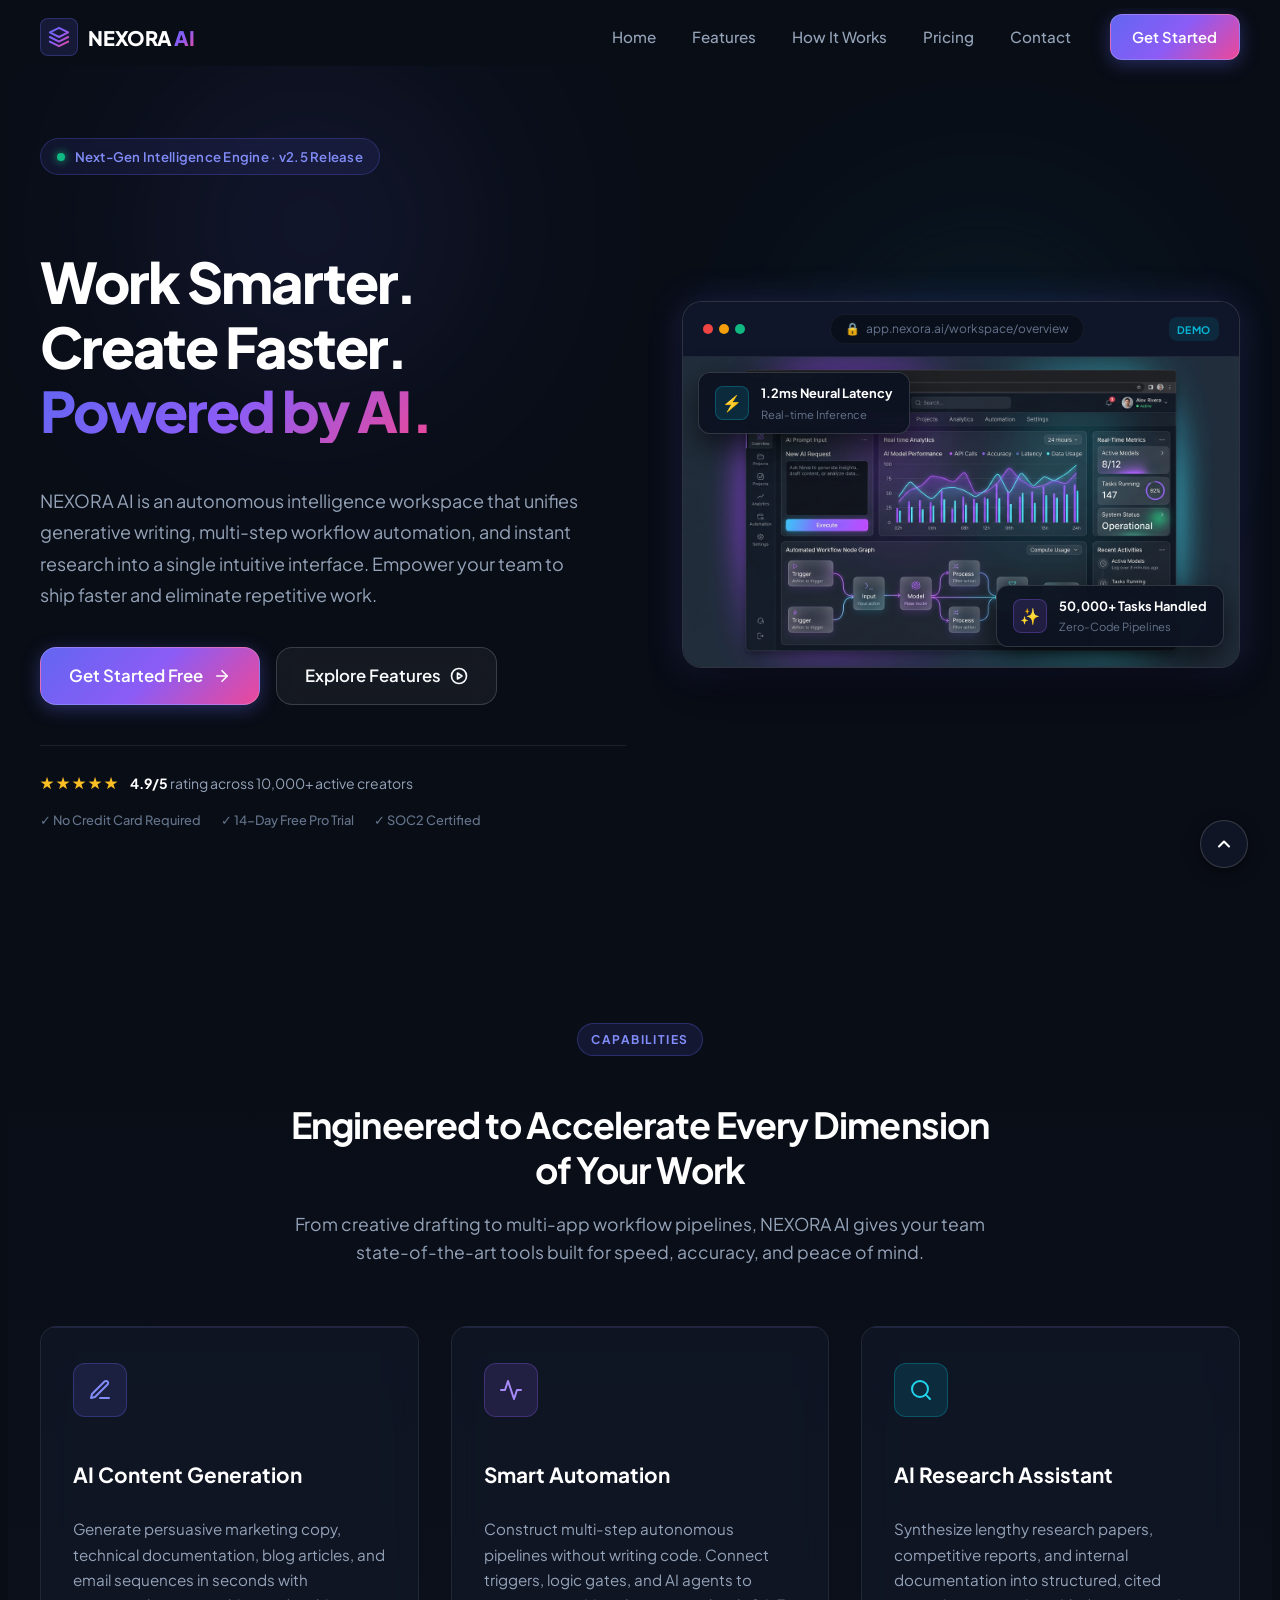
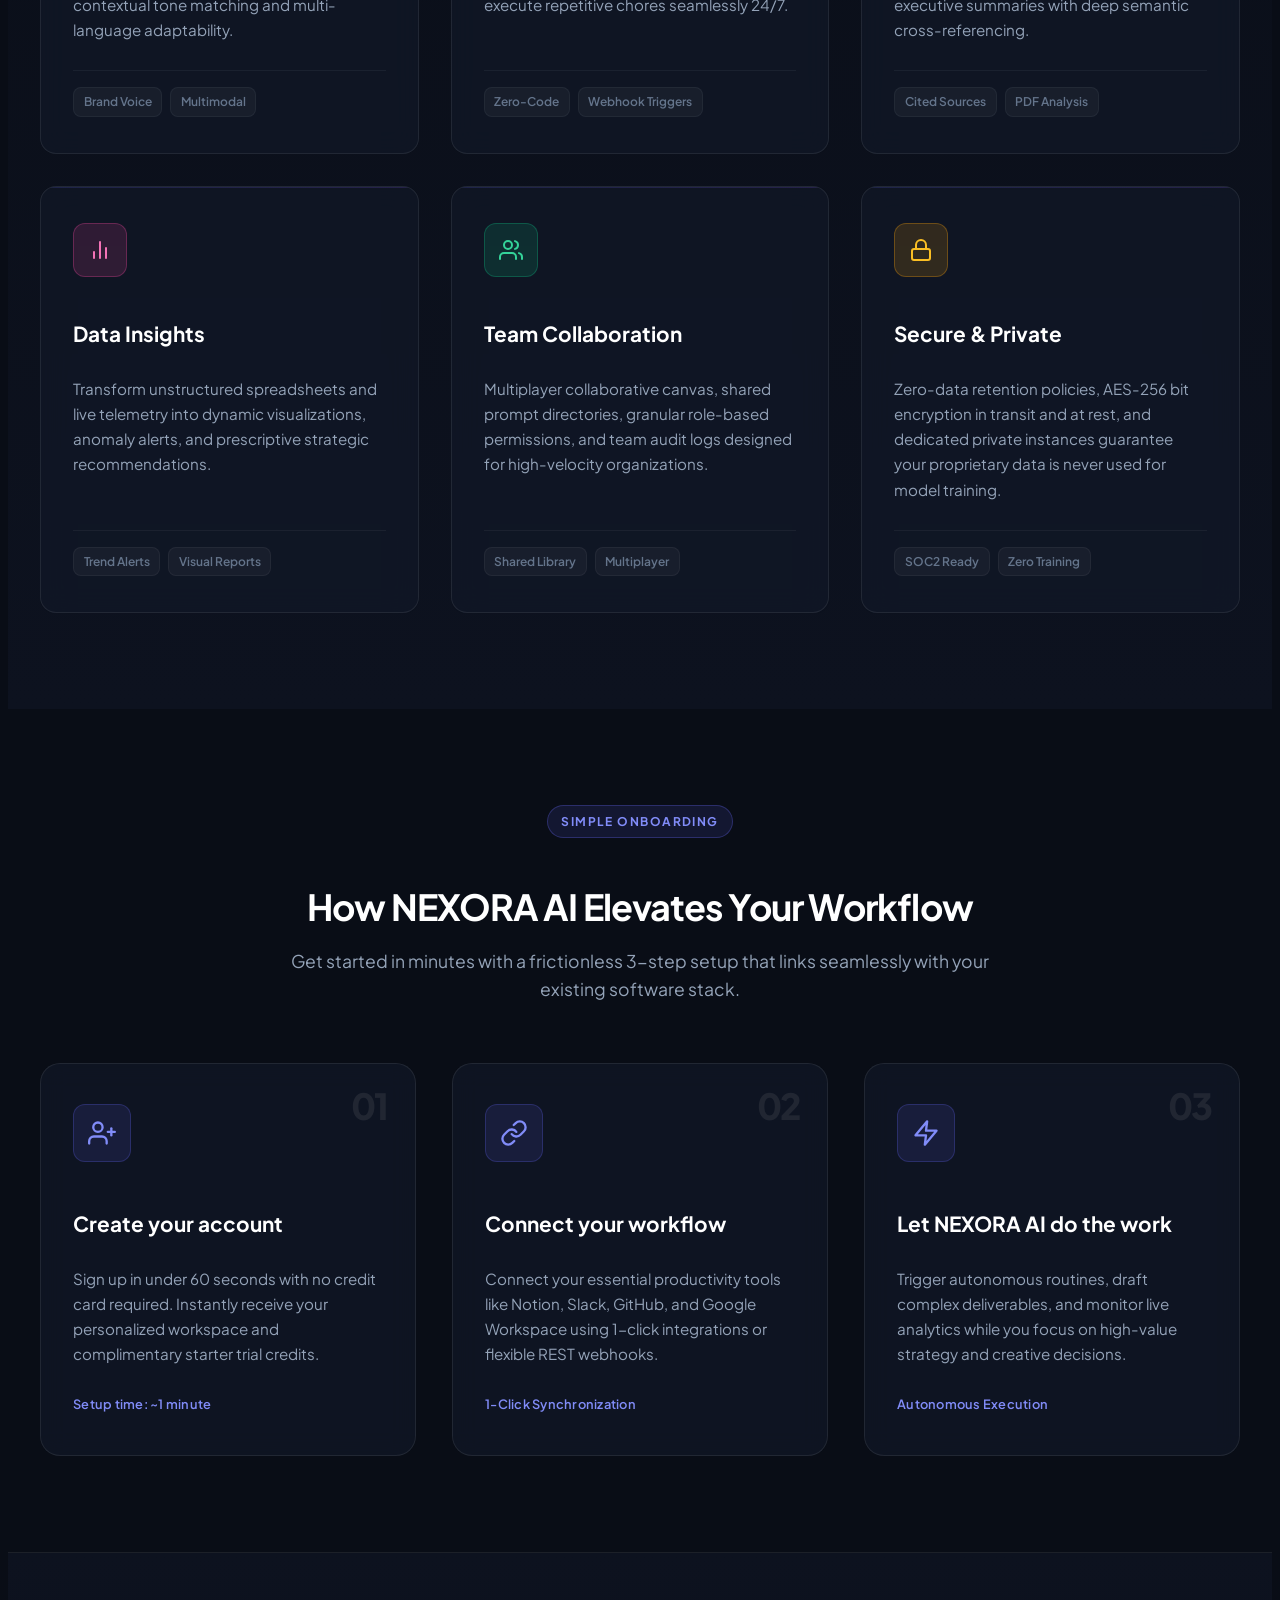
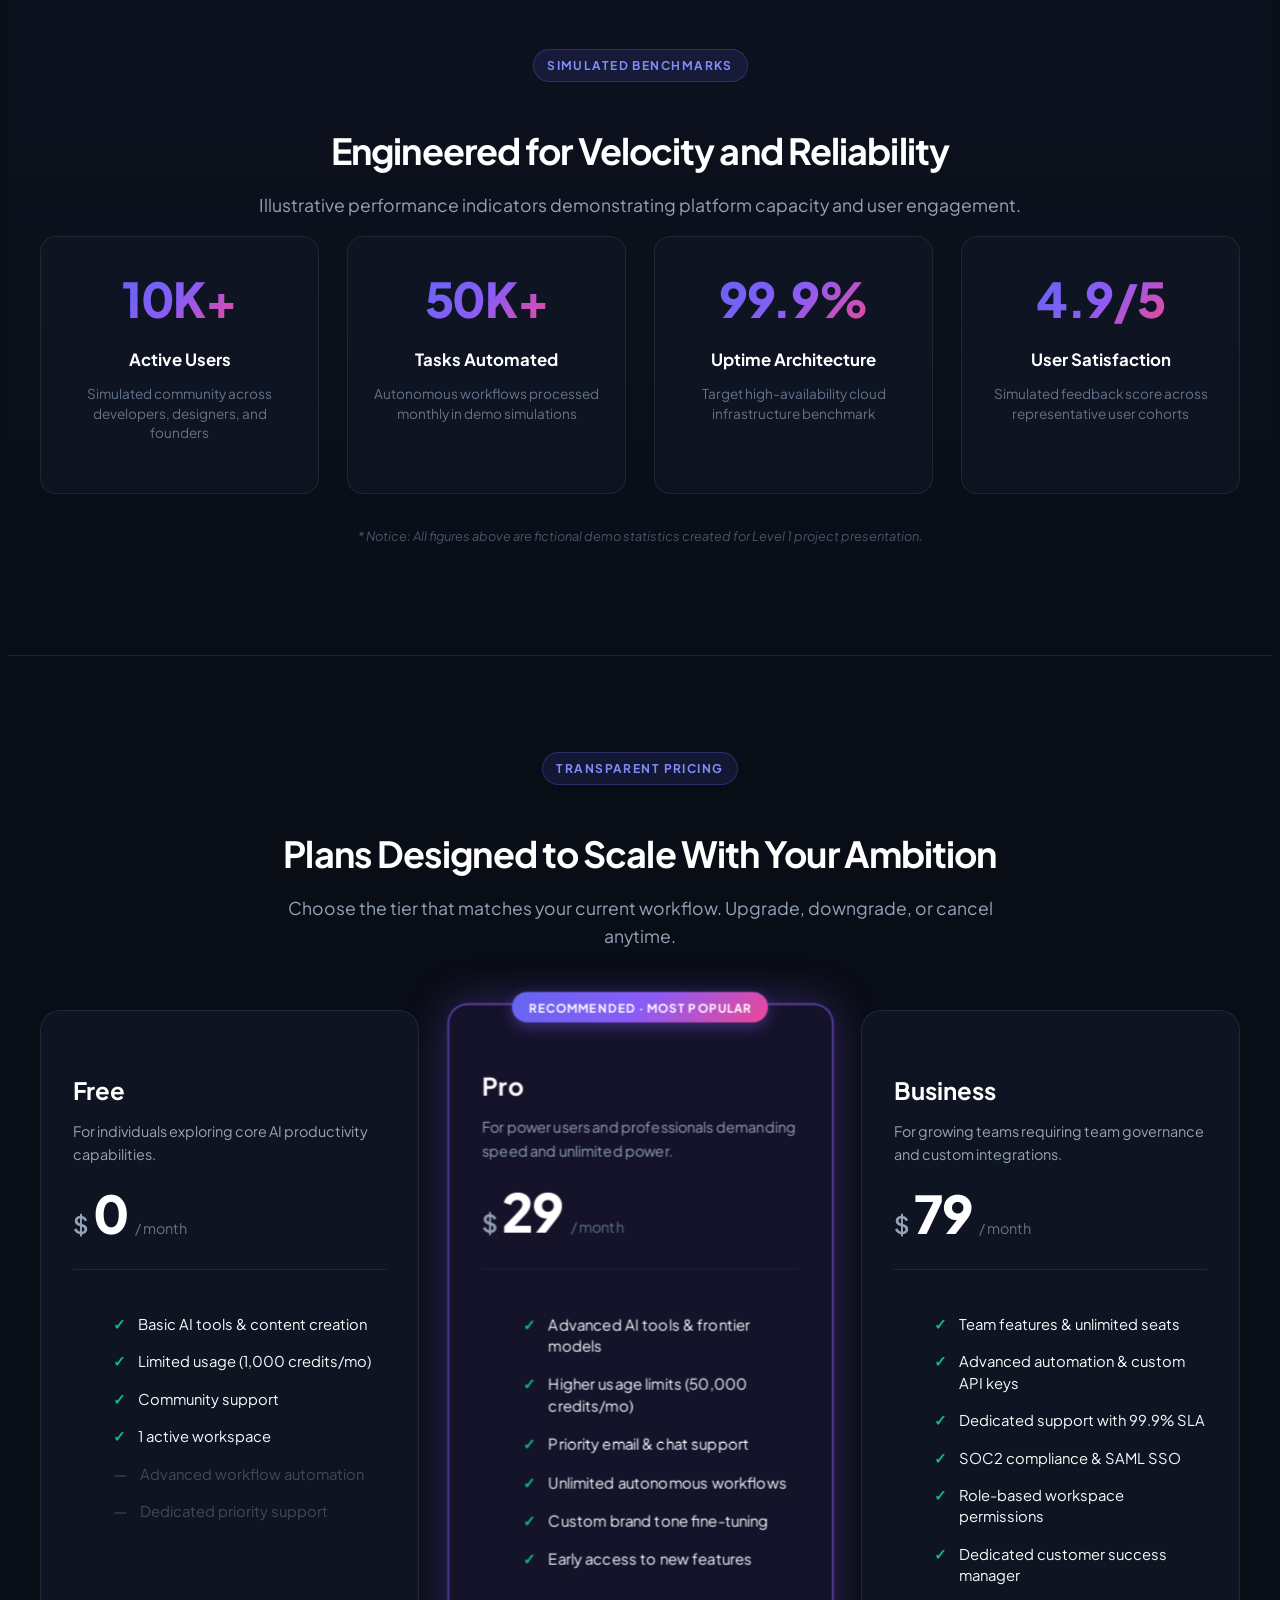
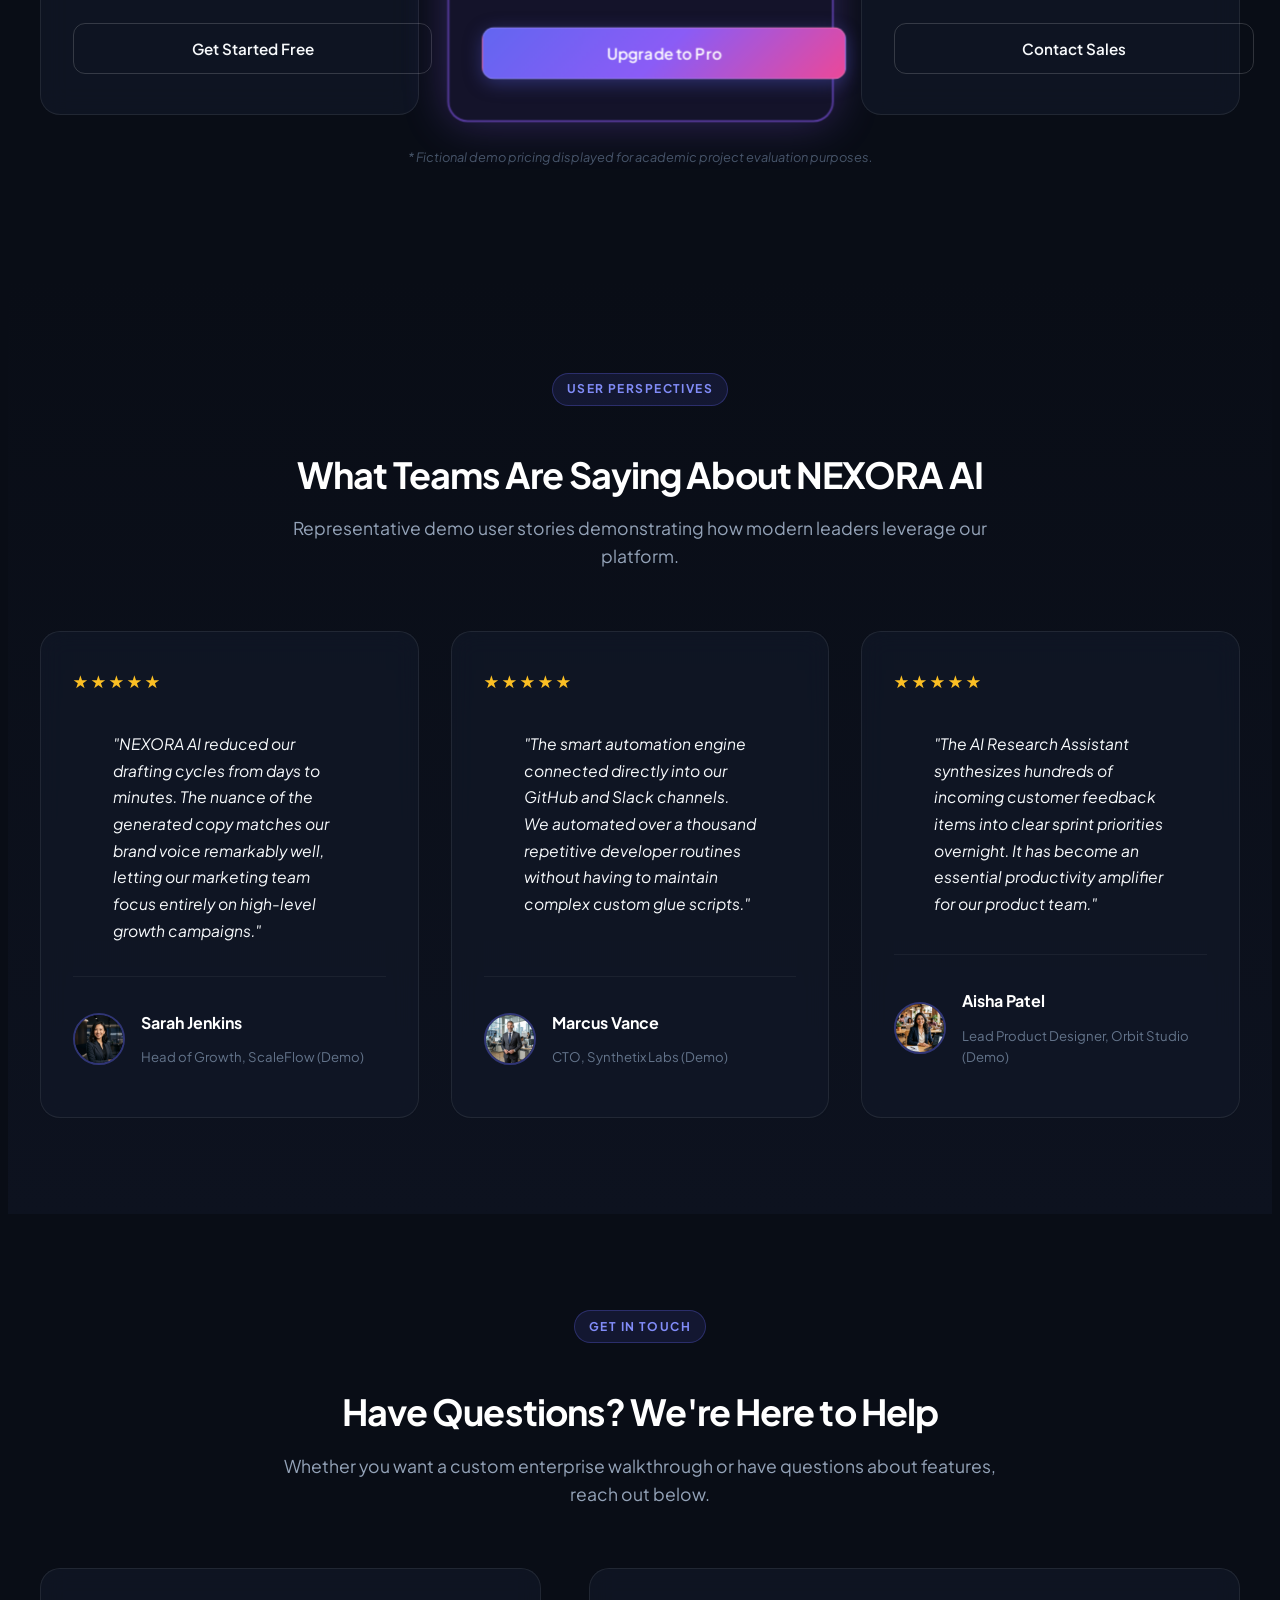
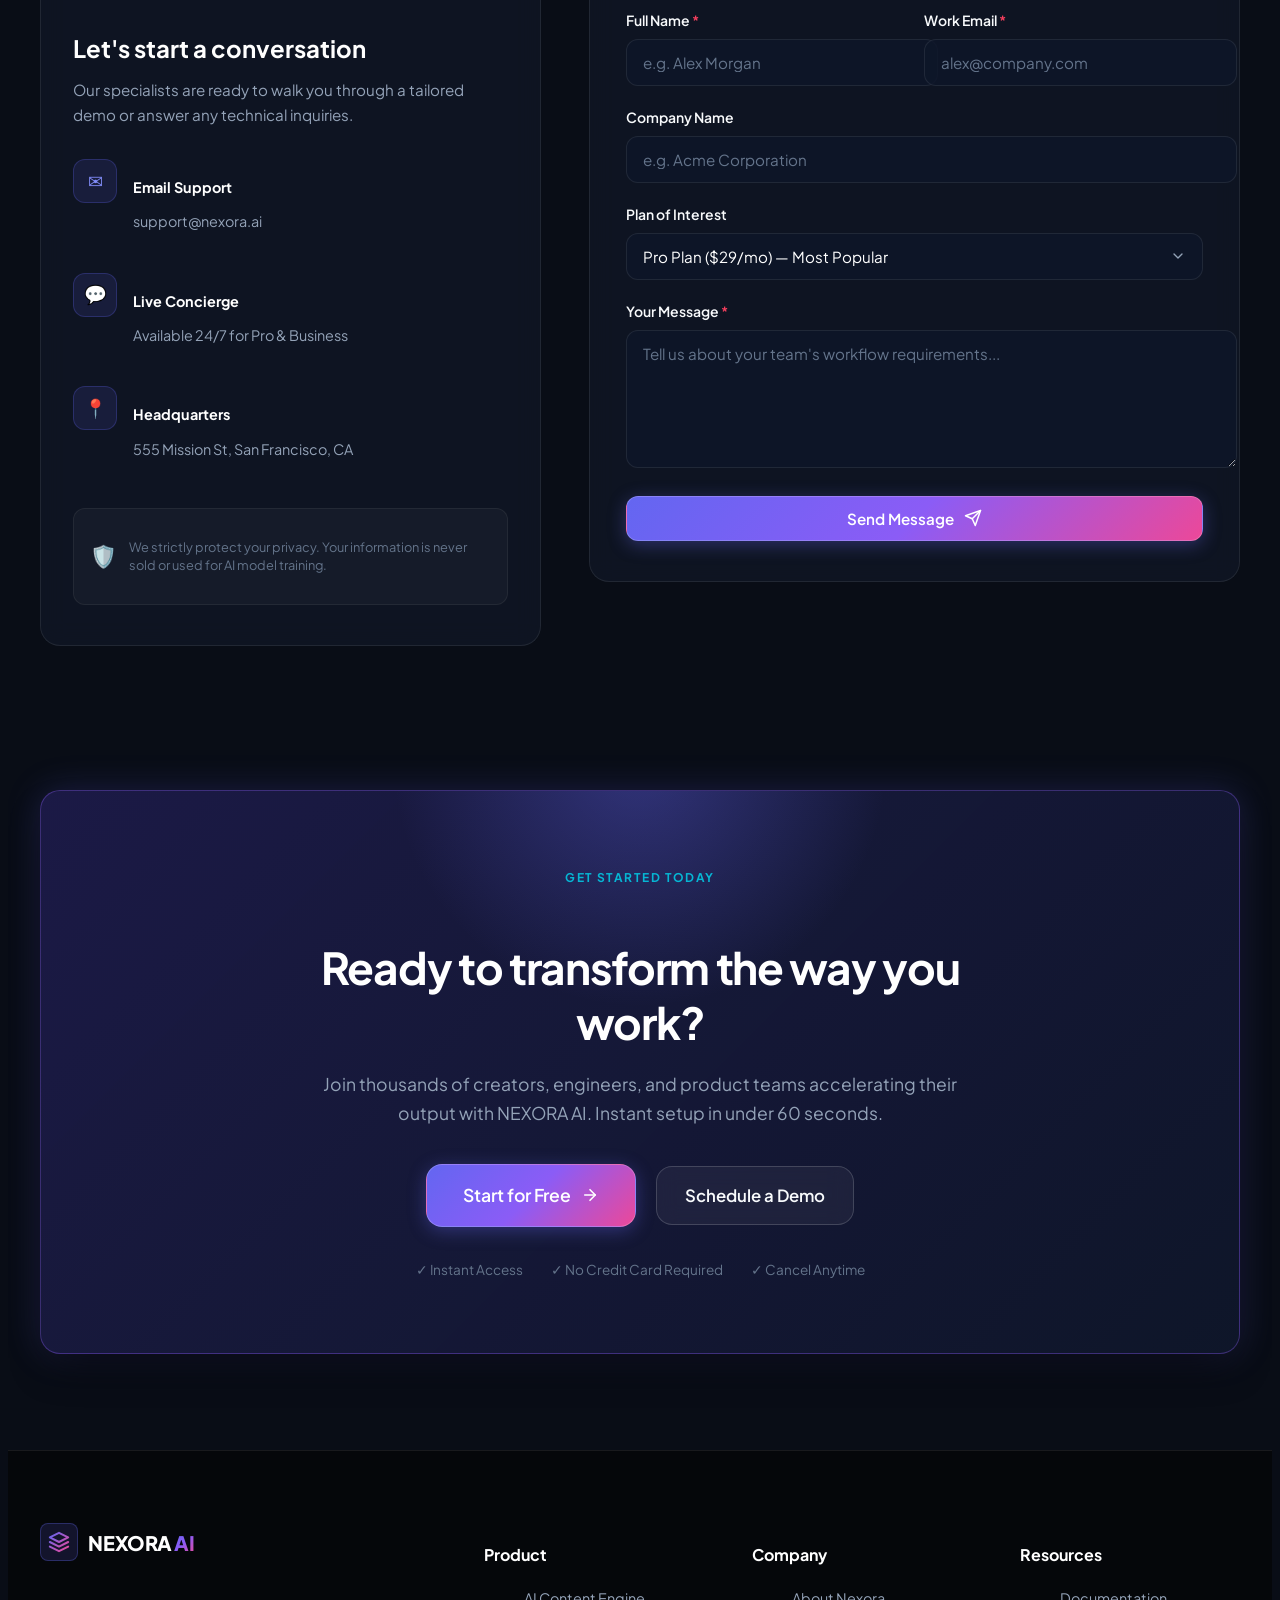
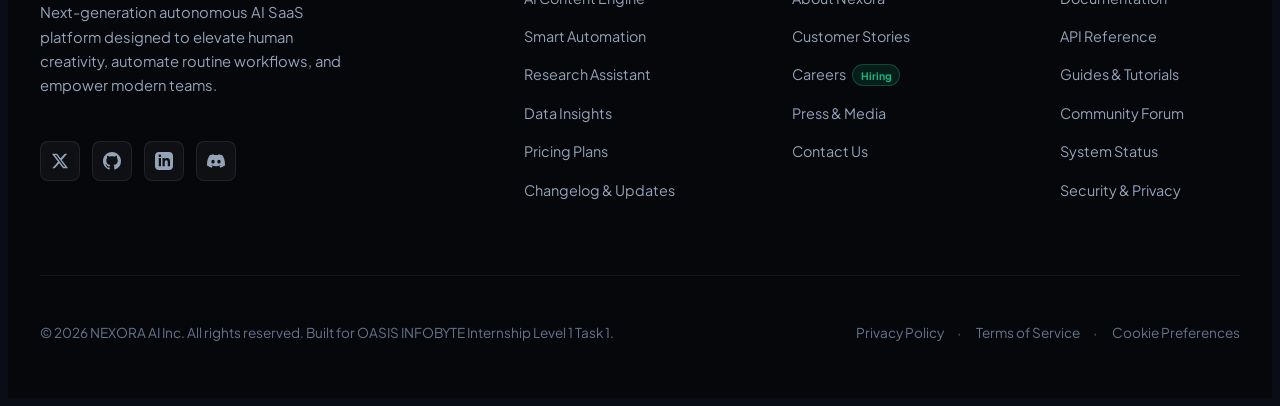
<file: WebDev-LEVEL 1/Task-1-AI-SaaS-Landing-Page/index.html>
<!DOCTYPE html>
<html lang="en">

<head>
  <meta charset="UTF-8">
  <meta name="viewport" content="width=device-width, initial-scale=1.0">
  <meta name="description"
    content="NEXORA AI — Work Smarter. Create Faster. Powered by AI. Next-generation AI SaaS platform for content generation, workflow automation, and research.">
  <meta name="keywords" content="AI SaaS, artificial intelligence, workflow automation, content creation, productivity">
  <meta name="author" content="NEXORA AI">
  <title>NEXORA AI — Work Smarter. Create Faster. Powered by AI.</title>

  <link rel="preconnect" href="https://fonts.googleapis.com">
  <link rel="preconnect" href="https://fonts.gstatic.com" crossorigin>
  <link href="https://fonts.googleapis.com/css2?family=Plus+Jakarta+Sans:wght@400;500;600;700;800&display=swap"
    rel="stylesheet">

  <link rel="stylesheet" href="css/style.css">
</head>

<body>

  <div class="container nav-container">

    <a href="#home" class="logo" aria-label="NEXORA AI Homepage">
      <span class="logo-icon" aria-hidden="true">
        <svg width="22" height="22" viewBox="0 0 24 24" fill="none" xmlns="http://www.w3.org/2000/svg">
          <path d="M12 2L2 7L12 12L22 7L12 2Z" stroke="url(#nav-logo-grad)" stroke-width="2.2" stroke-linecap="round"
            stroke-linejoin="round" />
          <path d="M2 17L12 22L22 17" stroke="url(#nav-logo-grad)" stroke-width="2.2" stroke-linecap="round"
            stroke-linejoin="round" />
          <path d="M2 12L12 17L22 12" stroke="url(#nav-logo-grad)" stroke-width="2.2" stroke-linecap="round"
            stroke-linejoin="round" />
          <defs>
            <linearGradient id="nav-logo-grad" x1="2" y1="2" x2="22" y2="22" gradientUnits="userSpaceOnUse">
              <stop stop-color="#6366F1" />
              <stop offset="0.5" stop-color="#8B5CF6" />
              <stop offset="1" stop-color="#EC4899" />
            </linearGradient>
          </defs>
        </svg>
      </span>
      <span class="logo-text">NEXORA<span class="logo-highlight">AI</span></span>
    </a>

    <input type="checkbox" id="nav-toggle" class="nav-toggle" aria-label="Toggle navigation menu">
    <label for="nav-toggle" class="nav-toggle-label" aria-label="Open navigation menu">
      <span class="hamburger-bar"></span>
      <span class="hamburger-bar"></span>
      <span class="hamburger-bar"></span>
    </label>

    <nav class="nav-menu" aria-label="Primary Navigation">
      <ul class="nav-list">
        <li class="nav-item"><a href="#home" class="nav-link">Home</a></li>
        <li class="nav-item"><a href="#features" class="nav-link">Features</a></li>
        <li class="nav-item"><a href="#how-it-works" class="nav-link">How It Works</a></li>
        <li class="nav-item"><a href="#pricing" class="nav-link">Pricing</a></li>
        <li class="nav-item"><a href="#contact" class="nav-link">Contact</a></li>
      </ul>

      <div class="nav-actions">
        <a href="#pricing" class="btn btn-primary nav-cta-btn">Get Started</a>
      </div>
    </nav>

  </div>
  </header>

  <main>

    <section class="hero-section" id="home">

      <div class="hero-glow hero-glow-left" aria-hidden="true"></div>
      <div class="hero-glow hero-glow-right" aria-hidden="true"></div>

      <div class="container hero-container">

        <div class="hero-content">
          <div class="hero-badge">
            <span class="badge-dot" aria-hidden="true"></span>
            <span class="badge-text">Next-Gen Intelligence Engine · v2.5 Release</span>
          </div>

          <h1 class="hero-title">
            Work Smarter.<br>
            Create Faster.<br>
            <span class="gradient-text">Powered by AI.</span>
          </h1>

          <p class="hero-description">
            NEXORA AI is an autonomous intelligence workspace that unifies generative writing, multi-step workflow
            automation, and instant research into a single intuitive interface. Empower your team to ship faster and
            eliminate repetitive work.
          </p>

          <div class="hero-cta-group">
            <a href="#pricing" class="btn btn-primary btn-large">
              <span>Get Started Free</span>
              <svg class="btn-icon" width="18" height="18" viewBox="0 0 24 24" fill="none" stroke="currentColor"
                stroke-width="2.2" stroke-linecap="round" stroke-linejoin="round" aria-hidden="true">
                <line x1="5" y1="12" x2="19" y2="12"></line>
                <polyline points="12 5 19 12 12 19"></polyline>
              </svg>
            </a>
            <a href="#features" class="btn btn-secondary btn-large">
              <span>Explore Features</span>
              <svg class="btn-icon" width="18" height="18" viewBox="0 0 24 24" fill="none" stroke="currentColor"
                stroke-width="2.2" stroke-linecap="round" stroke-linejoin="round" aria-hidden="true">
                <circle cx="12" cy="12" r="10"></circle>
                <polygon points="10 8 16 12 10 16 10 8"></polygon>
              </svg>
            </a>
          </div>

          <div class="hero-trust">
            <div class="trust-rating">
              <span class="star-group" aria-label="Rated 5 out of 5 stars">★★★★★</span>
              <span class="trust-text"><strong>4.9/5</strong> rating across 10,000+ active creators</span>
            </div>
            <div class="trust-pills">
              <span class="trust-pill">✓ No Credit Card Required</span>
              <span class="trust-pill">✓ 14-Day Free Pro Trial</span>
              <span class="trust-pill">✓ SOC2 Certified</span>
            </div>
          </div>
        </div>

        <div class="hero-visual-wrapper">
          <div class="mockup-window">

            <div class="mockup-header">
              <div class="mockup-dots" aria-hidden="true">
                <span class="dot dot-red"></span>
                <span class="dot dot-yellow"></span>
                <span class="dot dot-green"></span>
              </div>
              <div class="mockup-address">
                <span class="address-lock" aria-hidden="true">🔒</span>
                <span class="address-url">app.nexora.ai/workspace/overview</span>
              </div>
              <div class="mockup-status">DEMO</div>
            </div>

            <div class="mockup-body">
              <img src="assets/images/dashboard-preview.jpg"
                alt="Interactive dashboard of NEXORA AI displaying real-time analytics and neural workflows"
                class="dashboard-img" width="1280" height="720" loading="eager">

              <div class="floating-badge badge-top" aria-hidden="true">
                <div class="floating-icon icon-cyan">⚡</div>
                <div class="floating-meta">
                  <span class="floating-title">1.2ms Neural Latency</span>
                  <span class="floating-desc">Real-time Inference</span>
                </div>
              </div>

              <div class="floating-badge badge-bottom" aria-hidden="true">
                <div class="floating-icon icon-purple">✨</div>
                <div class="floating-meta">
                  <span class="floating-title">50,000+ Tasks Handled</span>
                  <span class="floating-desc">Zero-Code Pipelines</span>
                </div>
              </div>

            </div>
          </div>
        </div>

      </div>
    </section>

    <section class="section features-section" id="features">
      <div class="container">

        <div class="section-header text-center">
          <span class="section-tag">CAPABILITIES</span>
          <h2 class="section-title">Engineered to Accelerate Every Dimension of Your Work</h2>
          <p class="section-subtitle">
            From creative drafting to multi-app workflow pipelines, NEXORA AI gives your team state-of-the-art tools
            built for speed, accuracy, and peace of mind.
          </p>
        </div>

        <div class="features-grid">

          <article class="feature-card">
            <div class="feature-icon-box icon-indigo" aria-hidden="true">
              <svg width="24" height="24" viewBox="0 0 24 24" fill="none" stroke="currentColor" stroke-width="2"
                stroke-linecap="round" stroke-linejoin="round">
                <path d="M12 20h9"></path>
                <path d="M16.5 3.5a2.121 2.121 0 0 1 3 3L7 19l-4 1 1-4L16.5 3.5z"></path>
              </svg>
            </div>
            <h3 class="feature-title">AI Content Generation</h3>
            <p class="feature-desc">
              Generate persuasive marketing copy, technical documentation, blog articles, and email sequences in seconds
              with contextual tone matching and multi-language adaptability.
            </p>
            <div class="feature-tags">
              <span class="feature-pill">Brand Voice</span>
              <span class="feature-pill">Multimodal</span>
            </div>
          </article>

          <article class="feature-card">
            <div class="feature-icon-box icon-purple" aria-hidden="true">
              <svg width="24" height="24" viewBox="0 0 24 24" fill="none" stroke="currentColor" stroke-width="2"
                stroke-linecap="round" stroke-linejoin="round">
                <polyline points="22 12 18 12 15 21 9 3 6 12 2 12"></polyline>
              </svg>
            </div>
            <h3 class="feature-title">Smart Automation</h3>
            <p class="feature-desc">
              Construct multi-step autonomous pipelines without writing code. Connect triggers, logic gates, and AI
              agents
              to execute repetitive chores seamlessly 24/7.
            </p>
            <div class="feature-tags">
              <span class="feature-pill">Zero-Code</span>
              <span class="feature-pill">Webhook Triggers</span>
            </div>
          </article>

          <article class="feature-card">
            <div class="feature-icon-box icon-cyan" aria-hidden="true">
              <svg width="24" height="24" viewBox="0 0 24 24" fill="none" stroke="currentColor" stroke-width="2"
                stroke-linecap="round" stroke-linejoin="round">
                <circle cx="11" cy="11" r="8"></circle>
                <line x1="21" y1="21" x2="16.65" y2="16.65"></line>
              </svg>
            </div>
            <h3 class="feature-title">AI Research Assistant</h3>
            <p class="feature-desc">
              Synthesize lengthy research papers, competitive reports, and internal documentation into structured,
              cited executive summaries with deep semantic cross-referencing.
            </p>
            <div class="feature-tags">
              <span class="feature-pill">Cited Sources</span>
              <span class="feature-pill">PDF Analysis</span>
            </div>
          </article>

          <article class="feature-card">
            <div class="feature-icon-box icon-pink" aria-hidden="true">
              <svg width="24" height="24" viewBox="0 0 24 24" fill="none" stroke="currentColor" stroke-width="2"
                stroke-linecap="round" stroke-linejoin="round">
                <line x1="18" y1="20" x2="18" y2="10"></line>
                <line x1="12" y1="20" x2="12" y2="4"></line>
                <line x1="6" y1="20" x2="6" y2="14"></line>
              </svg>
            </div>
            <h3 class="feature-title">Data Insights</h3>
            <p class="feature-desc">
              Transform unstructured spreadsheets and live telemetry into dynamic visualizations, anomaly alerts, and
              prescriptive strategic recommendations.
            </p>
            <div class="feature-tags">
              <span class="feature-pill">Trend Alerts</span>
              <span class="feature-pill">Visual Reports</span>
            </div>
          </article>

          <article class="feature-card">
            <div class="feature-icon-box icon-green" aria-hidden="true">
              <svg width="24" height="24" viewBox="0 0 24 24" fill="none" stroke="currentColor" stroke-width="2"
                stroke-linecap="round" stroke-linejoin="round">
                <path d="M17 21v-2a4 4 0 0 0-4-4H5a4 4 0 0 0-4 4v2"></path>
                <circle cx="9" cy="7" r="4"></circle>
                <path d="M23 21v-2a4 4 0 0 0-3-3.87"></path>
                <path d="M16 3.13a4 4 0 0 1 0 7.75"></path>
              </svg>
            </div>
            <h3 class="feature-title">Team Collaboration</h3>
            <p class="feature-desc">
              Multiplayer collaborative canvas, shared prompt directories, granular role-based permissions, and team
              audit logs designed for high-velocity organizations.
            </p>
            <div class="feature-tags">
              <span class="feature-pill">Shared Library</span>
              <span class="feature-pill">Multiplayer</span>
            </div>
          </article>

          <article class="feature-card">
            <div class="feature-icon-box icon-amber" aria-hidden="true">
              <svg width="24" height="24" viewBox="0 0 24 24" fill="none" stroke="currentColor" stroke-width="2"
                stroke-linecap="round" stroke-linejoin="round">
                <rect x="3" y="11" width="18" height="11" rx="2" ry="2"></rect>
                <path d="M7 11V7a5 5 0 0 1 10 0v4"></path>
              </svg>
            </div>
            <h3 class="feature-title">Secure & Private</h3>
            <p class="feature-desc">
              Zero-data retention policies, AES-256 bit encryption in transit and at rest, and dedicated private
              instances
              guarantee your proprietary data is never used for model training.
            </p>
            <div class="feature-tags">
              <span class="feature-pill">SOC2 Ready</span>
              <span class="feature-pill">Zero Training</span>
            </div>
          </article>

        </div>
      </div>
    </section>

    <section class="section how-it-works-section" id="how-it-works">
      <div class="container">

        <div class="section-header text-center">
          <span class="section-tag">SIMPLE ONBOARDING</span>
          <h2 class="section-title">How NEXORA AI Elevates Your Workflow</h2>
          <p class="section-subtitle">
            Get started in minutes with a frictionless 3-step setup that links seamlessly with your existing software
            stack.
          </p>
        </div>

        <div class="steps-grid">

          <div class="step-card">
            <div class="step-badge">01</div>
            <div class="step-icon-wrap" aria-hidden="true">
              <svg width="28" height="28" viewBox="0 0 24 24" fill="none" stroke="currentColor" stroke-width="2"
                stroke-linecap="round" stroke-linejoin="round">
                <path d="M16 21v-2a4 4 0 0 0-4-4H5a4 4 0 0 0-4 4v2"></path>
                <circle cx="8.5" cy="7" r="4"></circle>
                <line x1="20" y1="8" x2="20" y2="14"></line>
                <line x1="23" y1="11" x2="17" y2="11"></line>
              </svg>
            </div>
            <h3 class="step-title">Create your account</h3>
            <p class="step-desc">
              Sign up in under 60 seconds with no credit card required. Instantly receive your personalized workspace
              and
              complimentary starter trial credits.
            </p>
            <span class="step-note">Setup time: ~1 minute</span>
          </div>

          <div class="step-card">
            <div class="step-badge">02</div>
            <div class="step-icon-wrap" aria-hidden="true">
              <svg width="28" height="28" viewBox="0 0 24 24" fill="none" stroke="currentColor" stroke-width="2"
                stroke-linecap="round" stroke-linejoin="round">
                <path d="M10 13a5 5 0 0 0 7.54.54l3-3a5 5 0 0 0-7.07-7.07l-1.72 1.71"></path>
                <path d="M14 11a5 5 0 0 0-7.54-.54l-3 3a5 5 0 0 0 7.07 7.07l1.71-1.71"></path>
              </svg>
            </div>
            <h3 class="step-title">Connect your workflow</h3>
            <p class="step-desc">
              Connect your essential productivity tools like Notion, Slack, GitHub, and Google Workspace using 1-click
              integrations or flexible REST webhooks.
            </p>
            <span class="step-note">1-Click Synchronization</span>
          </div>

          <div class="step-card">
            <div class="step-badge">03</div>
            <div class="step-icon-wrap" aria-hidden="true">
              <svg width="28" height="28" viewBox="0 0 24 24" fill="none" stroke="currentColor" stroke-width="2"
                stroke-linecap="round" stroke-linejoin="round">
                <polygon points="13 2 3 14 12 14 11 22 21 10 12 10 13 2"></polygon>
              </svg>
            </div>
            <h3 class="step-title">Let NEXORA AI do the work</h3>
            <p class="step-desc">
              Trigger autonomous routines, draft complex deliverables, and monitor live analytics while you focus on
              high-value strategy and creative decisions.
            </p>
            <span class="step-note">Autonomous Execution</span>
          </div>

        </div>

      </div>
    </section>

    <section class="section stats-section" id="stats">
      <div class="container">

        <div class="stats-header text-center">
          <span class="section-tag">SIMULATED BENCHMARKS</span>
          <h2 class="section-title">Engineered for Velocity and Reliability</h2>
          <p class="section-subtitle">
            Illustrative performance indicators demonstrating platform capacity and user engagement.
          </p>
        </div>

        <div class="stats-grid">

          <div class="stat-card">
            <div class="stat-number gradient-text">10K+</div>
            <h3 class="stat-label">Active Users</h3>
            <p class="stat-sub">Simulated community across developers, designers, and founders</p>
          </div>

          <div class="stat-card">
            <div class="stat-number gradient-text">50K+</div>
            <h3 class="stat-label">Tasks Automated</h3>
            <p class="stat-sub">Autonomous workflows processed monthly in demo simulations</p>
          </div>

          <div class="stat-card">
            <div class="stat-number gradient-text">99.9%</div>
            <h3 class="stat-label">Uptime Architecture</h3>
            <p class="stat-sub">Target high-availability cloud infrastructure benchmark</p>
          </div>

          <div class="stat-card">
            <div class="stat-number gradient-text">4.9/5</div>
            <h3 class="stat-label">User Satisfaction</h3>
            <p class="stat-sub">Simulated feedback score across representative user cohorts</p>
          </div>

        </div>

        <p class="stats-disclaimer text-center">
          * Notice: All figures above are fictional demo statistics created for Level 1 project presentation.
        </p>

      </div>
    </section>

    <section class="section pricing-section" id="pricing">
      <div class="container">

        <div class="section-header text-center">
          <span class="section-tag">TRANSPARENT PRICING</span>
          <h2 class="section-title">Plans Designed to Scale With Your Ambition</h2>
          <p class="section-subtitle">
            Choose the tier that matches your current workflow. Upgrade, downgrade, or cancel anytime.
          </p>
        </div>

        <div class="pricing-grid">

          <div class="pricing-card">
            <div class="pricing-card-header">
              <h3 class="plan-name">Free</h3>
              <p class="plan-desc">For individuals exploring core AI productivity capabilities.</p>
              <div class="plan-price-wrap">
                <span class="currency">$</span>
                <span class="price-val">0</span>
                <span class="billing-period">/ month</span>
              </div>
            </div>

            <div class="pricing-divider"></div>

            <ul class="pricing-features">
              <li class="feature-item">
                <span class="check-icon" aria-hidden="true">✓</span>
                <span>Basic AI tools & content creation</span>
              </li>
              <li class="feature-item">
                <span class="check-icon" aria-hidden="true">✓</span>
                <span>Limited usage (1,000 credits/mo)</span>
              </li>
              <li class="feature-item">
                <span class="check-icon" aria-hidden="true">✓</span>
                <span>Community support</span>
              </li>
              <li class="feature-item">
                <span class="check-icon" aria-hidden="true">✓</span>
                <span>1 active workspace</span>
              </li>
              <li class="feature-item item-disabled">
                <span class="dash-icon" aria-hidden="true">—</span>
                <span>Advanced workflow automation</span>
              </li>
              <li class="feature-item item-disabled">
                <span class="dash-icon" aria-hidden="true">—</span>
                <span>Dedicated priority support</span>
              </li>
            </ul>

            <a href="#contact" class="btn btn-outline btn-block">Get Started Free</a>
          </div>

          <div class="pricing-card pricing-card-featured">
            <div class="featured-badge">RECOMMENDED · MOST POPULAR</div>

            <div class="pricing-card-header">
              <h3 class="plan-name">Pro</h3>
              <p class="plan-desc">For power users and professionals demanding speed and unlimited power.</p>
              <div class="plan-price-wrap">
                <span class="currency">$</span>
                <span class="price-val">29</span>
                <span class="billing-period">/ month</span>
              </div>
            </div>

            <div class="pricing-divider"></div>

            <ul class="pricing-features">
              <li class="feature-item">
                <span class="check-icon" aria-hidden="true">✓</span>
                <span>Advanced AI tools & frontier models</span>
              </li>
              <li class="feature-item">
                <span class="check-icon" aria-hidden="true">✓</span>
                <span>Higher usage limits (50,000 credits/mo)</span>
              </li>
              <li class="feature-item">
                <span class="check-icon" aria-hidden="true">✓</span>
                <span>Priority email & chat support</span>
              </li>
              <li class="feature-item">
                <span class="check-icon" aria-hidden="true">✓</span>
                <span>Unlimited autonomous workflows</span>
              </li>
              <li class="feature-item">
                <span class="check-icon" aria-hidden="true">✓</span>
                <span>Custom brand tone fine-tuning</span>
              </li>
              <li class="feature-item">
                <span class="check-icon" aria-hidden="true">✓</span>
                <span>Early access to new features</span>
              </li>
            </ul>

            <a href="#contact" class="btn btn-primary btn-block btn-featured">Upgrade to Pro</a>
          </div>

          <div class="pricing-card">
            <div class="pricing-card-header">
              <h3 class="plan-name">Business</h3>
              <p class="plan-desc">For growing teams requiring team governance and custom integrations.</p>
              <div class="plan-price-wrap">
                <span class="currency">$</span>
                <span class="price-val">79</span>
                <span class="billing-period">/ month</span>
              </div>
            </div>

            <div class="pricing-divider"></div>

            <ul class="pricing-features">
              <li class="feature-item">
                <span class="check-icon" aria-hidden="true">✓</span>
                <span>Team features & unlimited seats</span>
              </li>
              <li class="feature-item">
                <span class="check-icon" aria-hidden="true">✓</span>
                <span>Advanced automation & custom API keys</span>
              </li>
              <li class="feature-item">
                <span class="check-icon" aria-hidden="true">✓</span>
                <span>Dedicated support with 99.9% SLA</span>
              </li>
              <li class="feature-item">
                <span class="check-icon" aria-hidden="true">✓</span>
                <span>SOC2 compliance & SAML SSO</span>
              </li>
              <li class="feature-item">
                <span class="check-icon" aria-hidden="true">✓</span>
                <span>Role-based workspace permissions</span>
              </li>
              <li class="feature-item">
                <span class="check-icon" aria-hidden="true">✓</span>
                <span>Dedicated customer success manager</span>
              </li>
            </ul>

            <a href="#contact" class="btn btn-outline btn-block">Contact Sales</a>
          </div>

        </div>

        <p class="pricing-note text-center">
          * Fictional demo pricing displayed for academic project evaluation purposes.
        </p>

      </div>
    </section>

    <section class="section testimonials-section" id="testimonials">
      <div class="container">

        <div class="section-header text-center">
          <span class="section-tag">USER PERSPECTIVES</span>
          <h2 class="section-title">What Teams Are Saying About NEXORA AI</h2>
          <p class="section-subtitle">
            Representative demo user stories demonstrating how modern leaders leverage our platform.
          </p>
        </div>

        <div class="testimonials-grid">

          <article class="testimonial-card">
            <div class="testimonial-stars" aria-label="5 out of 5 stars">★★★★★</div>
            <blockquote class="testimonial-quote">
              "NEXORA AI reduced our drafting cycles from days to minutes. The nuance of the generated copy matches our
              brand voice remarkably well, letting our marketing team focus entirely on high-level growth campaigns."
            </blockquote>
            <div class="testimonial-author">
              <img src="assets/images/avatar-1.jpg" alt="Portrait of Sarah Jenkins, Head of Growth"
                class="author-avatar" width="48" height="48" loading="lazy">
              <div class="author-meta">
                <h3 class="author-name">Sarah Jenkins</h3>
                <p class="author-role">Head of Growth, ScaleFlow (Demo)</p>
              </div>
            </div>
          </article>

          <article class="testimonial-card">
            <div class="testimonial-stars" aria-label="5 out of 5 stars">★★★★★</div>
            <blockquote class="testimonial-quote">
              "The smart automation engine connected directly into our GitHub and Slack channels. We automated over a
              thousand repetitive developer routines without having to maintain complex custom glue scripts."
            </blockquote>
            <div class="testimonial-author">
              <img src="assets/images/avatar-2.jpg" alt="Portrait of Marcus Vance, CTO" class="author-avatar" width="48"
                height="48" loading="lazy">
              <div class="author-meta">
                <h3 class="author-name">Marcus Vance</h3>
                <p class="author-role">CTO, Synthetix Labs (Demo)</p>
              </div>
            </div>
          </article>

          <article class="testimonial-card">
            <div class="testimonial-stars" aria-label="5 out of 5 stars">★★★★★</div>
            <blockquote class="testimonial-quote">
              "The AI Research Assistant synthesizes hundreds of incoming customer feedback items into clear sprint
              priorities overnight. It has become an essential productivity amplifier for our product team."
            </blockquote>
            <div class="testimonial-author">
              <img src="assets/images/avatar-3.jpg" alt="Portrait of Aisha Patel, Lead Product Designer"
                class="author-avatar" width="48" height="48" loading="lazy">
              <div class="author-meta">
                <h3 class="author-name">Aisha Patel</h3>
                <p class="author-role">Lead Product Designer, Orbit Studio (Demo)</p>
              </div>
            </div>
          </article>

        </div>

      </div>
    </section>

    <section class="section contact-section" id="contact">
      <div class="container">

        <div class="section-header text-center">
          <span class="section-tag">GET IN TOUCH</span>
          <h2 class="section-title">Have Questions? We're Here to Help</h2>
          <p class="section-subtitle">
            Whether you want a custom enterprise walkthrough or have questions about features, reach out below.
          </p>
        </div>

        <div class="contact-wrapper">

          <div class="contact-info-panel">
            <h3 class="panel-title">Let's start a conversation</h3>
            <p class="panel-desc">
              Our specialists are ready to walk you through a tailored demo or answer any technical inquiries.
            </p>

            <div class="contact-details">
              <div class="detail-item">
                <div class="detail-icon" aria-hidden="true">✉</div>
                <div>
                  <h4 class="detail-label">Email Support</h4>
                  <p class="detail-value">support@nexora.ai</p>
                </div>
              </div>

              <div class="detail-item">
                <div class="detail-icon" aria-hidden="true">💬</div>
                <div>
                  <h4 class="detail-label">Live Concierge</h4>
                  <p class="detail-value">Available 24/7 for Pro & Business</p>
                </div>
              </div>

              <div class="detail-item">
                <div class="detail-icon" aria-hidden="true">📍</div>
                <div>
                  <h4 class="detail-label">Headquarters</h4>
                  <p class="detail-value">555 Mission St, San Francisco, CA</p>
                </div>
              </div>
            </div>

            <div class="contact-assurance">
              <span class="assurance-icon" aria-hidden="true">🛡️</span>
              <p class="assurance-text">We strictly protect your privacy. Your information is never sold or used for AI
                model training.</p>
            </div>
          </div>

          <div class="contact-form-panel">
            <form class="contact-form" action="#home" method="get">

              <div class="form-row">
                <div class="form-group">
                  <label for="full-name" class="form-label">Full Name <span class="required"
                      aria-hidden="true">*</span></label>
                  <input type="text" id="full-name" name="name" class="form-input" placeholder="e.g. Alex Morgan"
                    required>
                </div>

                <div class="form-group">
                  <label for="work-email" class="form-label">Work Email <span class="required"
                      aria-hidden="true">*</span></label>
                  <input type="email" id="work-email" name="email" class="form-input" placeholder="alex@company.com"
                    required>
                </div>
              </div>

              <div class="form-group">
                <label for="company" class="form-label">Company Name</label>
                <input type="text" id="company" name="company" class="form-input" placeholder="e.g. Acme Corporation">
              </div>

              <div class="form-group">
                <label for="plan-interest" class="form-label">Plan of Interest</label>
                <select id="plan-interest" name="plan" class="form-select">
                  <option value="pro">Pro Plan ($29/mo) — Most Popular</option>
                  <option value="business">Business Plan ($79/mo)</option>
                  <option value="free">Free Starter Plan</option>
                  <option value="custom">Custom Enterprise Solutions</option>
                </select>
              </div>

              <div class="form-group">
                <label for="message" class="form-label">Your Message <span class="required"
                    aria-hidden="true">*</span></label>
                <textarea id="message" name="message" class="form-textarea" rows="4"
                  placeholder="Tell us about your team's workflow requirements..." required></textarea>
              </div>

              <button type="submit" class="btn btn-primary btn-block btn-submit">
                <span>Send Message</span>
                <svg width="18" height="18" viewBox="0 0 24 24" fill="none" stroke="currentColor" stroke-width="2"
                  stroke-linecap="round" stroke-linejoin="round" aria-hidden="true">
                  <line x1="22" y1="2" x2="11" y2="13"></line>
                  <polygon points="22 2 15 22 11 13 2 9 22 2"></polygon>
                </svg>
              </button>

            </form>
          </div>

        </div>

      </div>
    </section>

    <section class="final-cta-section" id="cta">
      <div class="container">
        <div class="final-cta-card">

          <div class="cta-glow-orb" aria-hidden="true"></div>

          <div class="cta-content text-center">
            <span class="cta-tag">GET STARTED TODAY</span>
            <h2 class="cta-title">Ready to transform the way you work?</h2>
            <p class="cta-desc">
              Join thousands of creators, engineers, and product teams accelerating their output with NEXORA AI.
              Instant setup in under 60 seconds.
            </p>

            <div class="cta-buttons-wrapper">
              <a href="#pricing" class="btn btn-primary btn-large cta-primary-btn">
                <span>Start for Free</span>
                <svg width="18" height="18" viewBox="0 0 24 24" fill="none" stroke="currentColor" stroke-width="2.2"
                  stroke-linecap="round" stroke-linejoin="round" aria-hidden="true">
                  <line x1="5" y1="12" x2="19" y2="12"></line>
                  <polyline points="12 5 19 12 12 19"></polyline>
                </svg>
              </a>
              <a href="#contact" class="btn btn-secondary btn-large">
                <span>Schedule a Demo</span>
              </a>
            </div>

            <div class="cta-guarantees">
              <span class="guarantee-item">✓ Instant Access</span>
              <span class="guarantee-item">✓ No Credit Card Required</span>
              <span class="guarantee-item">✓ Cancel Anytime</span>
            </div>
          </div>

        </div>
      </div>
    </section>

  </main>

  <footer class="footer">
    <div class="container">

      <div class="footer-grid">

        <div class="footer-brand-col">
          <a href="#home" class="logo footer-logo" aria-label="NEXORA AI Homepage">
            <span class="logo-icon" aria-hidden="true">
              <svg width="22" height="22" viewBox="0 0 24 24" fill="none" xmlns="http://www.w3.org/2000/svg">
                <path d="M12 2L2 7L12 12L22 7L12 2Z" stroke="url(#ftr-logo-grad)" stroke-width="2.2"
                  stroke-linecap="round" stroke-linejoin="round" />
                <path d="M2 17L12 22L22 17" stroke="url(#ftr-logo-grad)" stroke-width="2.2" stroke-linecap="round"
                  stroke-linejoin="round" />
                <path d="M2 12L12 17L22 12" stroke="url(#ftr-logo-grad)" stroke-width="2.2" stroke-linecap="round"
                  stroke-linejoin="round" />
                <defs>
                  <linearGradient id="ftr-logo-grad" x1="2" y1="2" x2="22" y2="22" gradientUnits="userSpaceOnUse">
                    <stop stop-color="#6366F1" />
                    <stop offset="1" stop-color="#EC4899" />
                  </linearGradient>
                </defs>
              </svg>
            </span>
            <span class="logo-text">NEXORA<span class="logo-highlight">AI</span></span>
          </a>

          <p class="footer-about">
            Next-generation autonomous AI SaaS platform designed to elevate human creativity, automate routine
            workflows,
            and empower modern teams.
          </p>

          <div class="footer-socials" aria-label="Social media channels">
            <a href="https://twitter.com" class="social-link" target="_blank" rel="noopener noreferrer"
              aria-label="Follow NEXORA AI on Twitter">
              <svg width="18" height="18" viewBox="0 0 24 24" fill="currentColor" aria-hidden="true">
                <path
                  d="M18.244 2.25h3.308l-7.227 8.26 8.502 11.24H16.17l-5.214-6.817L4.99 21.75H1.68l7.73-8.835L1.254 2.25H8.08l4.713 6.231zm-1.161 17.52h1.833L7.084 4.126H5.117z" />
              </svg>
            </a>
            <a href="https://github.com" class="social-link" target="_blank" rel="noopener noreferrer"
              aria-label="NEXORA AI on GitHub">
              <svg width="18" height="18" viewBox="0 0 24 24" fill="currentColor" aria-hidden="true">
                <path
                  d="M12 0C5.37 0 0 5.37 0 12c0 5.31 3.435 9.795 8.205 11.385.6.105.825-.255.825-.57 0-.285-.015-1.23-.015-2.235-3.015.555-3.795-.735-4.035-1.41-.135-.345-.72-1.41-1.23-1.695-.42-.225-1.02-.78-.015-.795.945-.015 1.62.87 1.845 1.23 1.08 1.815 2.805 1.305 3.495.99.105-.78.42-1.305.765-1.605-2.67-.3-5.46-1.335-5.46-5.925 0-1.305.465-2.385 1.23-3.225-.12-.3-.54-1.53.12-3.18 0 0 1.005-.315 3.3 1.23.96-.27 1.98-.405 3-.405s2.04.135 3 .405c2.295-1.56 3.3-1.23 3.3-1.23.66 1.65.24 2.88.12 3.18.765.84 1.23 1.905 1.23 3.225 0 4.605-2.805 5.625-5.475 5.925.435.375.81 1.095.81 2.22 0 1.605-.015 2.895-.015 3.3 0 .315.225.69.825.57A12.02 12.02 0 0 0 24 12c0-6.63-5.37-12-12-12z" />
              </svg>
            </a>
            <a href="https://linkedin.com" class="social-link" target="_blank" rel="noopener noreferrer"
              aria-label="NEXORA AI on LinkedIn">
              <svg width="18" height="18" viewBox="0 0 24 24" fill="currentColor" aria-hidden="true">
                <path
                  d="M19 0h-14c-2.761 0-5 2.239-5 5v14c0 2.761 2.239 5 5 5h14c2.762 0 5-2.239 5-5v-14c0-2.761-2.238-5-5-5zm-11 19h-3v-11h3v11zm-1.5-12.268c-.966 0-1.75-.79-1.75-1.764s.784-1.764 1.75-1.764 1.75.79 1.75 1.764-.783 1.764-1.75 1.764zm13.5 12.268h-3v-5.604c0-3.368-4-3.113-4 0v5.604h-3v-11h3v1.765c1.396-2.586 7-2.777 7 2.476v6.759z" />
              </svg>
            </a>
            <a href="https://discord.com" class="social-link" target="_blank" rel="noopener noreferrer"
              aria-label="NEXORA AI Community Discord">
              <svg width="18" height="18" viewBox="0 0 24 24" fill="currentColor" aria-hidden="true">
                <path
                  d="M20.317 4.37a19.791 19.791 0 0 0-4.885-1.515.074.074 0 0 0-.079.037c-.21.375-.444.864-.608 1.25a18.27 18.27 0 0 0-5.487 0 12.64 12.64 0 0 0-.617-1.25.077.077 0 0 0-.079-.037A19.736 19.736 0 0 0 3.677 4.37a.07.07 0 0 0-.032.027C.533 9.046-.32 13.58.099 18.057a.082.082 0 0 0 .031.057 19.9 19.9 0 0 0 5.993 3.03.078.078 0 0 0 .084-.028c.462-.63.874-1.295 1.226-1.994.021-.041.001-.09-.041-.106a13.107 13.107 0 0 1-1.872-.892.077.077 0 0 1-.008-.128 10.2 10.2 0 0 0 .372-.292.074.074 0 0 1 .077-.01c3.929 1.793 8.18 1.793 12.061 0a.074.074 0 0 1 .078.01c.12.098.246.198.373.292a.077.077 0 0 1-.006.127 12.299 12.299 0 0 1-1.873.893.077.077 0 0 0-.041.107c.36.698.772 1.362 1.225 1.993a.076.076 0 0 0 .084.028 19.839 19.839 0 0 0 6.002-3.03.077.077 0 0 0 .032-.054c.5-5.177-.838-9.674-3.549-13.66a.061.061 0 0 0-.031-.028zM8.02 15.33c-1.183 0-2.157-1.085-2.157-2.419 0-1.333.956-2.419 2.157-2.419 1.21 0 2.176 1.096 2.157 2.42 0 1.333-.956 2.418-2.157 2.418zm7.975 0c-1.183 0-2.157-1.085-2.157-2.419 0-1.333.955-2.419 2.157-2.419 1.21 0 2.176 1.096 2.157 2.42 0 1.333-.946 2.418-2.157 2.418z" />
              </svg>
            </a>
          </div>
        </div>

        <div class="footer-links-col">
          <h4 class="footer-heading">Product</h4>
          <ul class="footer-nav-list">
            <li><a href="#features" class="footer-nav-link">AI Content Engine</a></li>
            <li><a href="#features" class="footer-nav-link">Smart Automation</a></li>
            <li><a href="#features" class="footer-nav-link">Research Assistant</a></li>
            <li><a href="#features" class="footer-nav-link">Data Insights</a></li>
            <li><a href="#pricing" class="footer-nav-link">Pricing Plans</a></li>
            <li><a href="#home" class="footer-nav-link">Changelog & Updates</a></li>
          </ul>
        </div>

        <div class="footer-links-col">
          <h4 class="footer-heading">Company</h4>
          <ul class="footer-nav-list">
            <li><a href="#home" class="footer-nav-link">About Nexora</a></li>
            <li><a href="#testimonials" class="footer-nav-link">Customer Stories</a></li>
            <li><a href="#home" class="footer-nav-link">Careers <span class="footer-badge">Hiring</span></a></li>
            <li><a href="#contact" class="footer-nav-link">Press & Media</a></li>
            <li><a href="#contact" class="footer-nav-link">Contact Us</a></li>
          </ul>
        </div>

        <div class="footer-links-col">
          <h4 class="footer-heading">Resources</h4>
          <ul class="footer-nav-list">
            <li><a href="#features" class="footer-nav-link">Documentation</a></li>
            <li><a href="#features" class="footer-nav-link">API Reference</a></li>
            <li><a href="#how-it-works" class="footer-nav-link">Guides & Tutorials</a></li>
            <li><a href="#home" class="footer-nav-link">Community Forum</a></li>
            <li><a href="#home" class="footer-nav-link">System Status</a></li>
            <li><a href="#contact" class="footer-nav-link">Security & Privacy</a></li>
          </ul>
        </div>

      </div>

      <div class="footer-bottom">
        <p class="copyright">
          &copy; 2026 NEXORA AI Inc. All rights reserved. Built for OASIS INFOBYTE Internship Level 1 Task 1.
        </p>
        <div class="footer-legal">
          <a href="#home" class="legal-link">Privacy Policy</a>
          <span class="legal-dot" aria-hidden="true">·</span>
          <a href="#home" class="legal-link">Terms of Service</a>
          <span class="legal-dot" aria-hidden="true">·</span>
          <a href="#home" class="legal-link">Cookie Preferences</a>
        </div>
      </div>

    </div>
  </footer>

  <a href="#home" class="back-to-top" aria-label="Return to top of page">
    <svg width="20" height="20" viewBox="0 0 24 24" fill="none" stroke="currentColor" stroke-width="2.5"
      stroke-linecap="round" stroke-linejoin="round" aria-hidden="true">
      <polyline points="18 15 12 9 6 15"></polyline>
    </svg>
  </a>

</body>

</html>
</file>
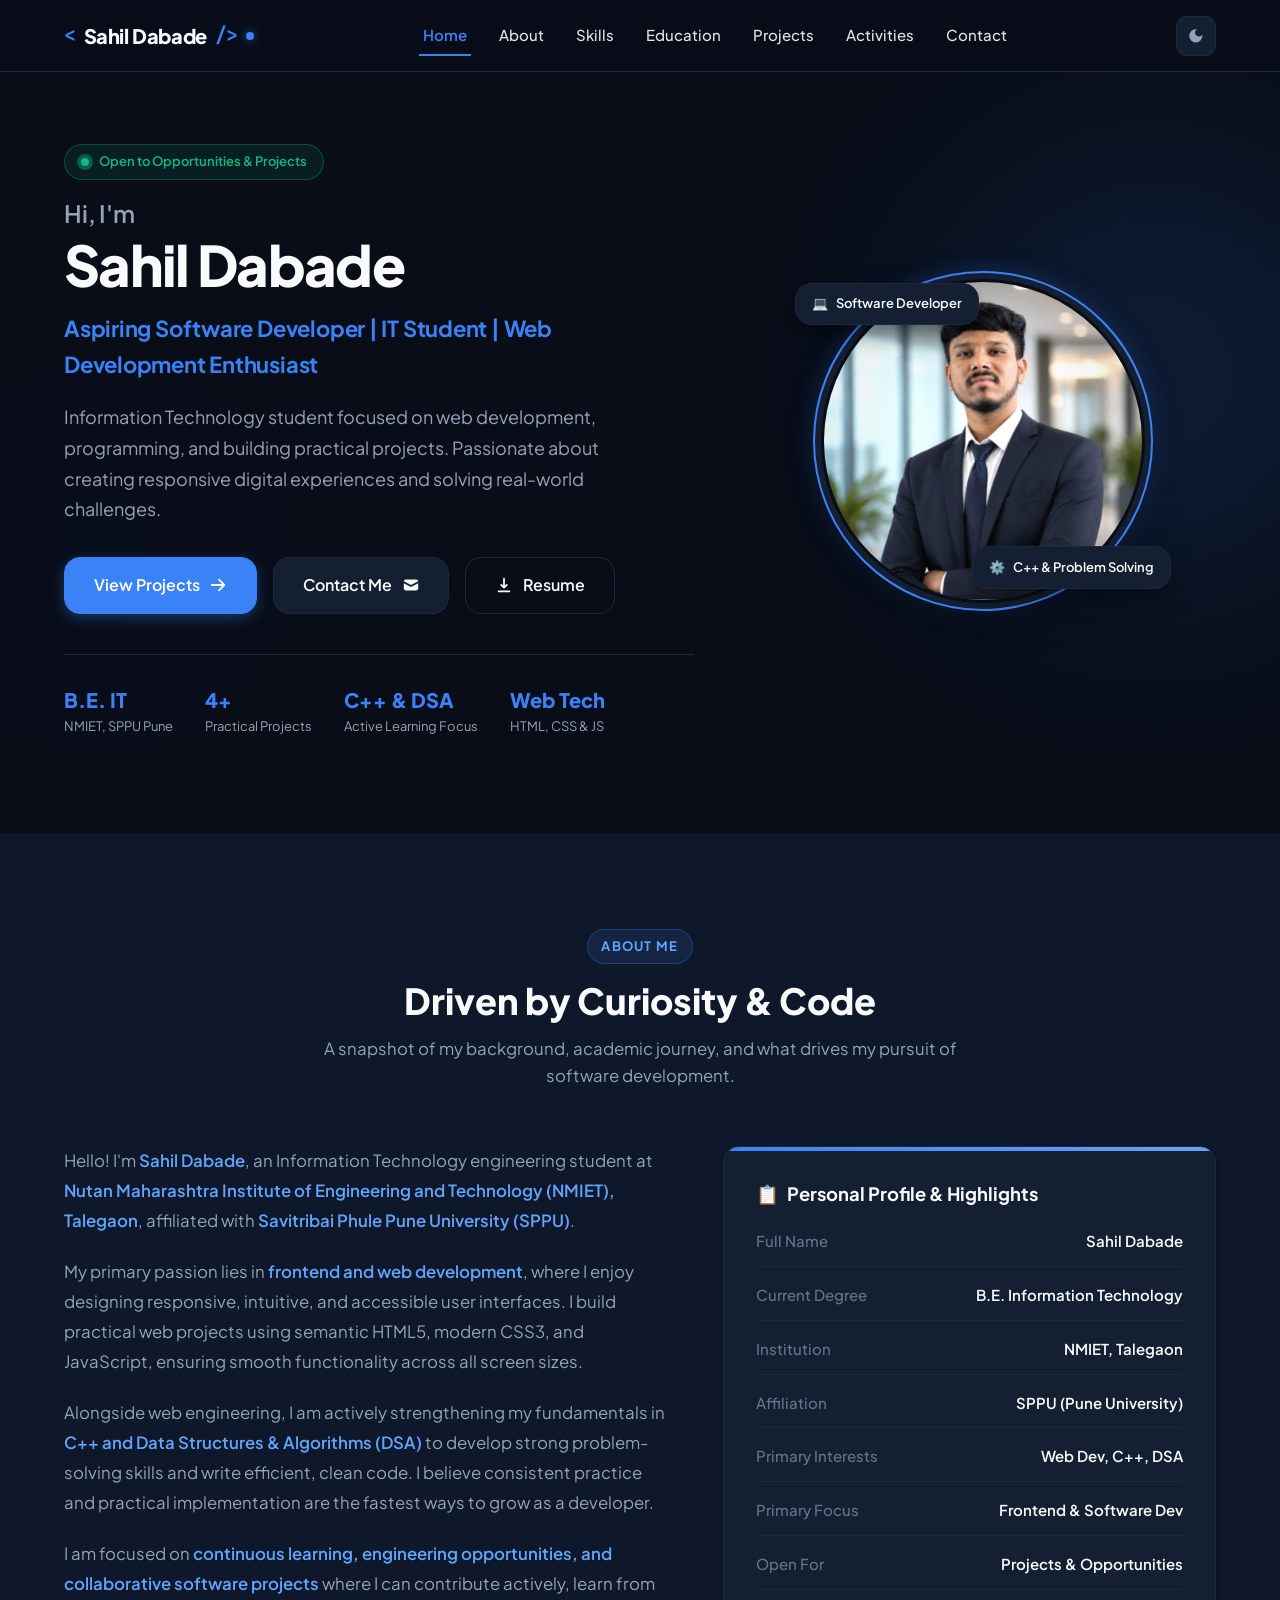
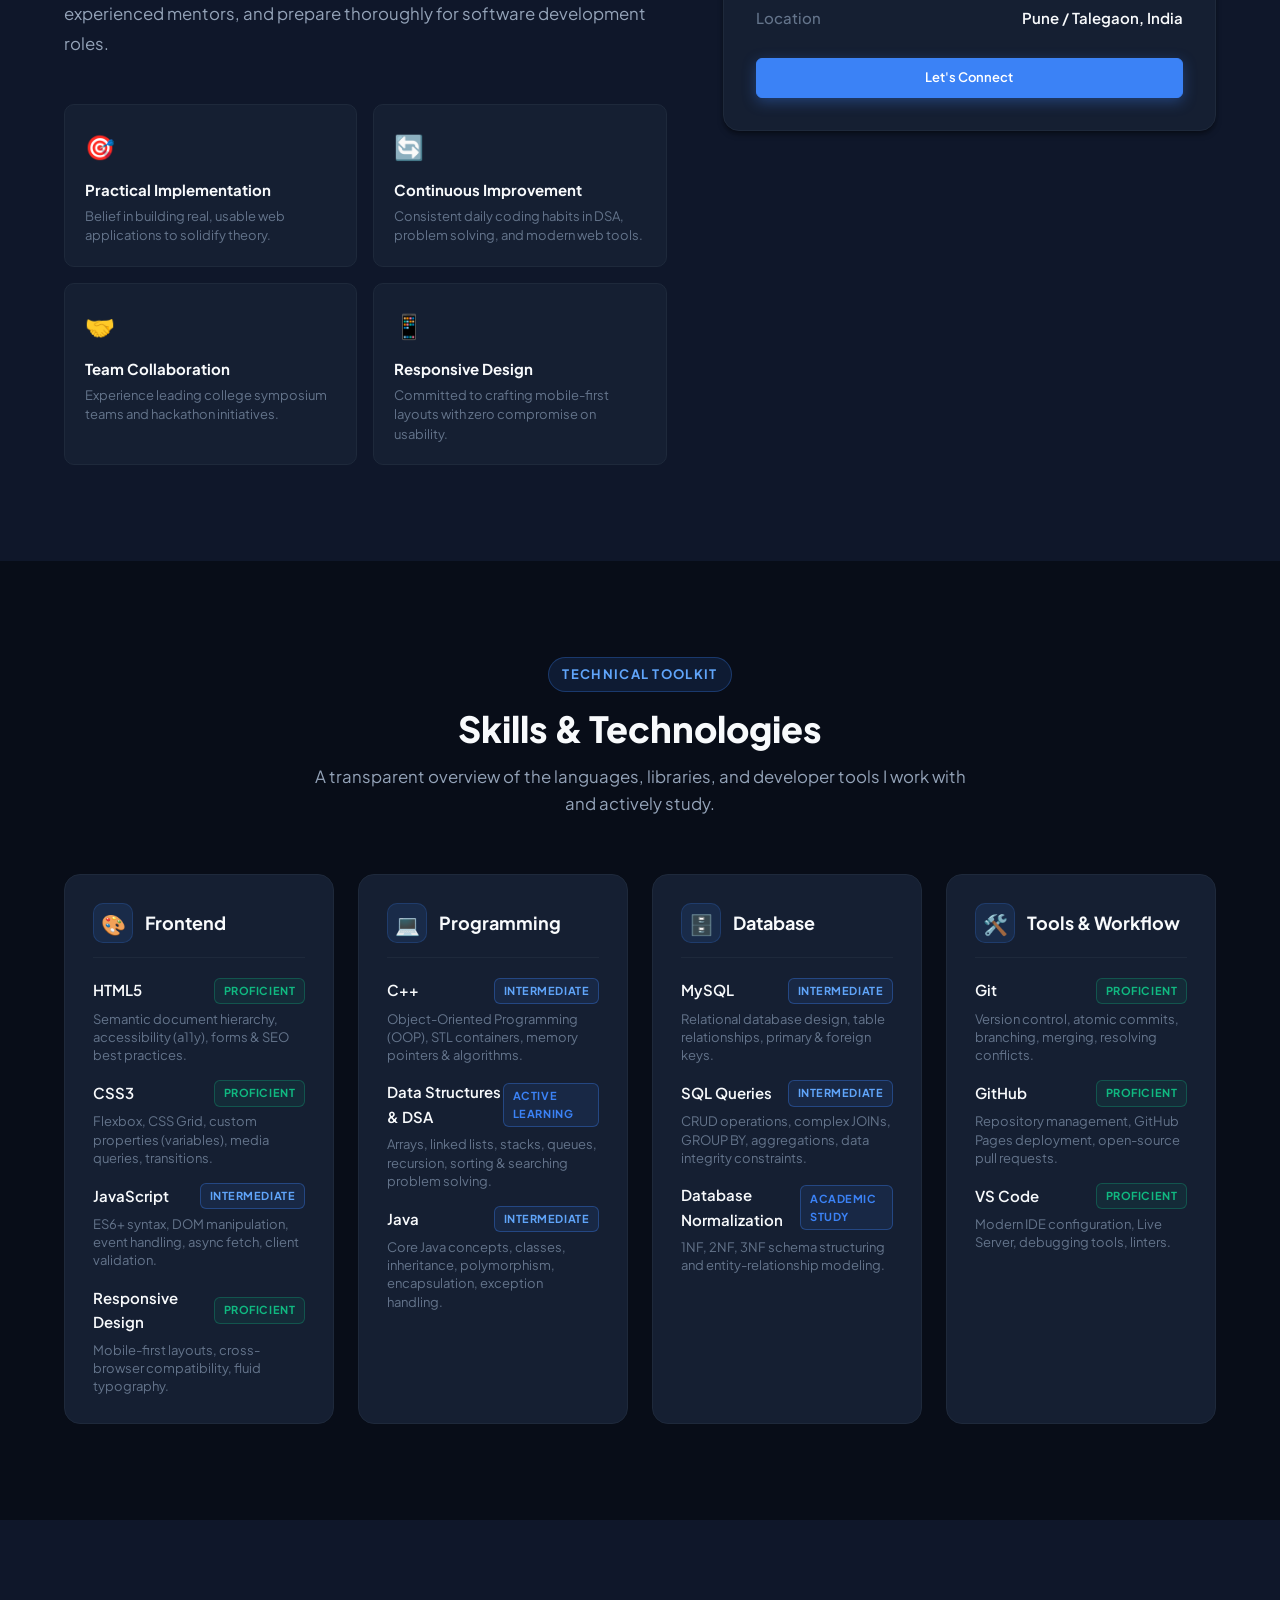
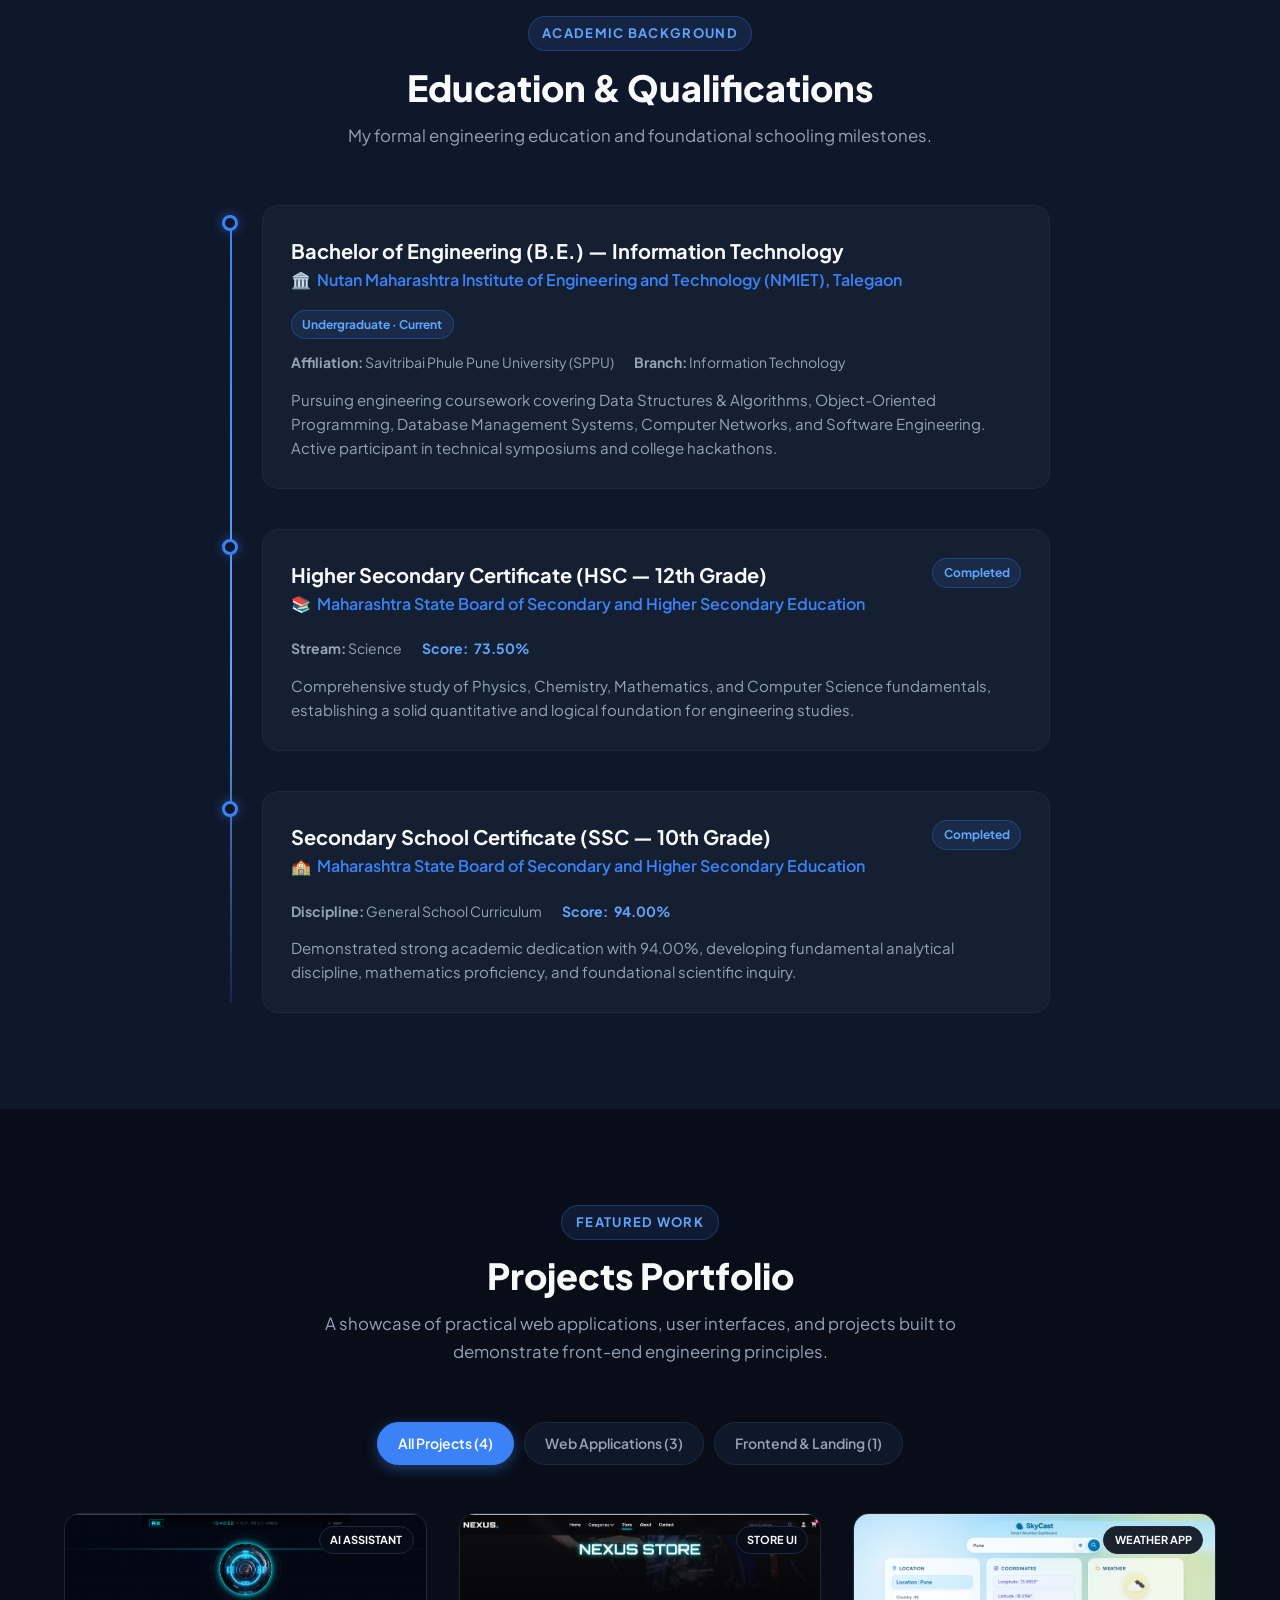
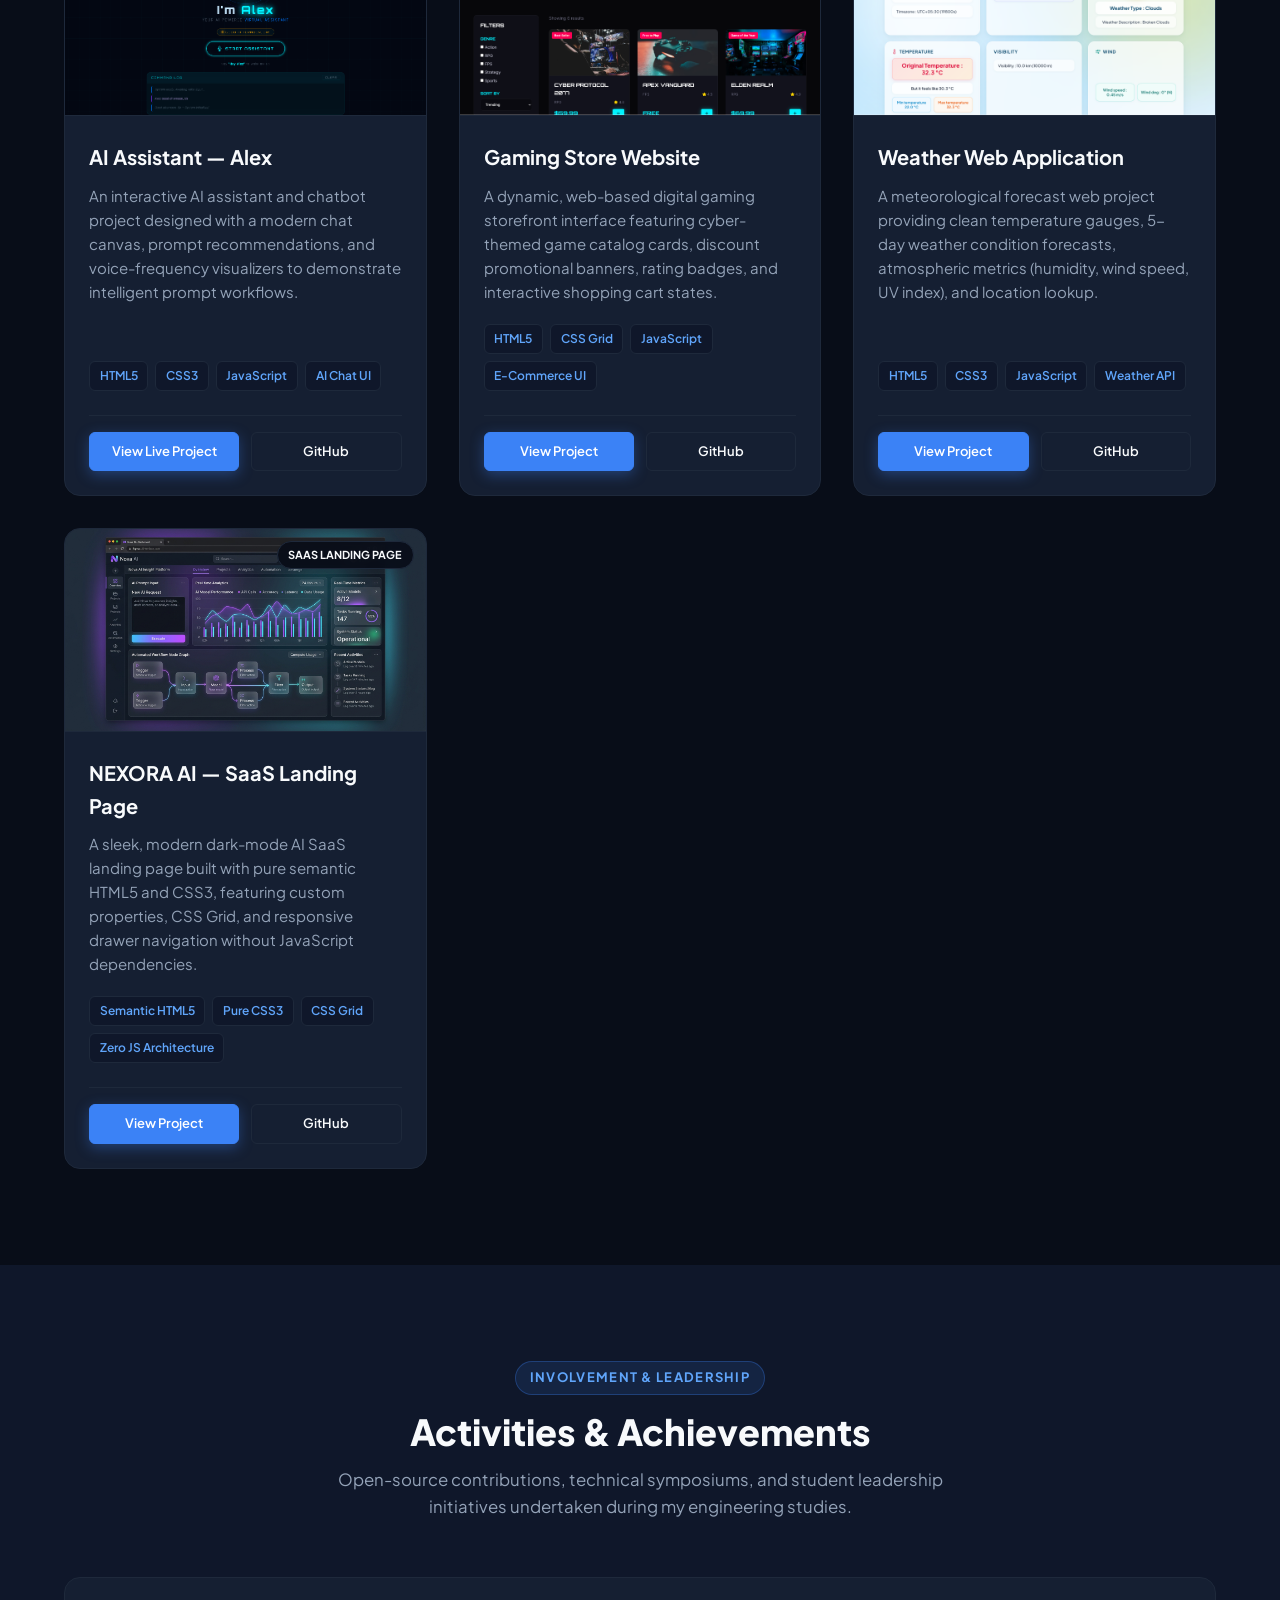
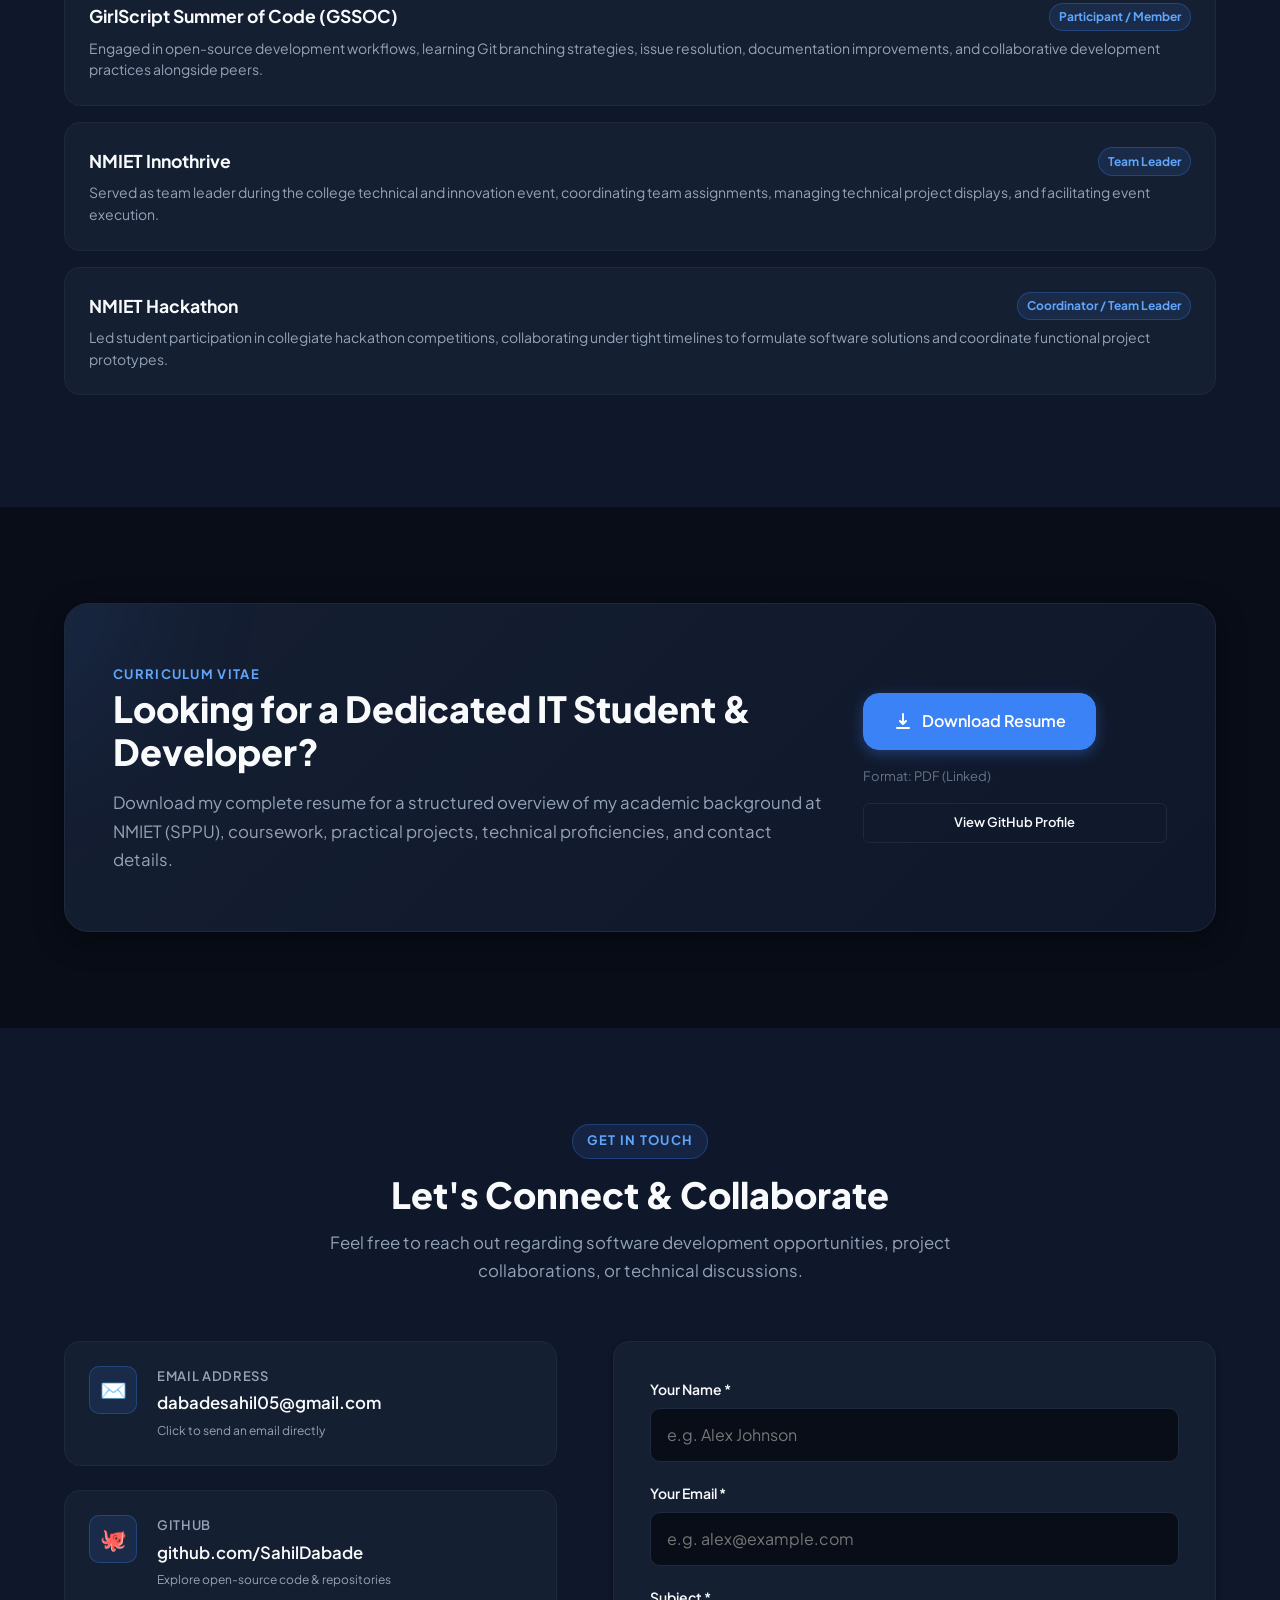
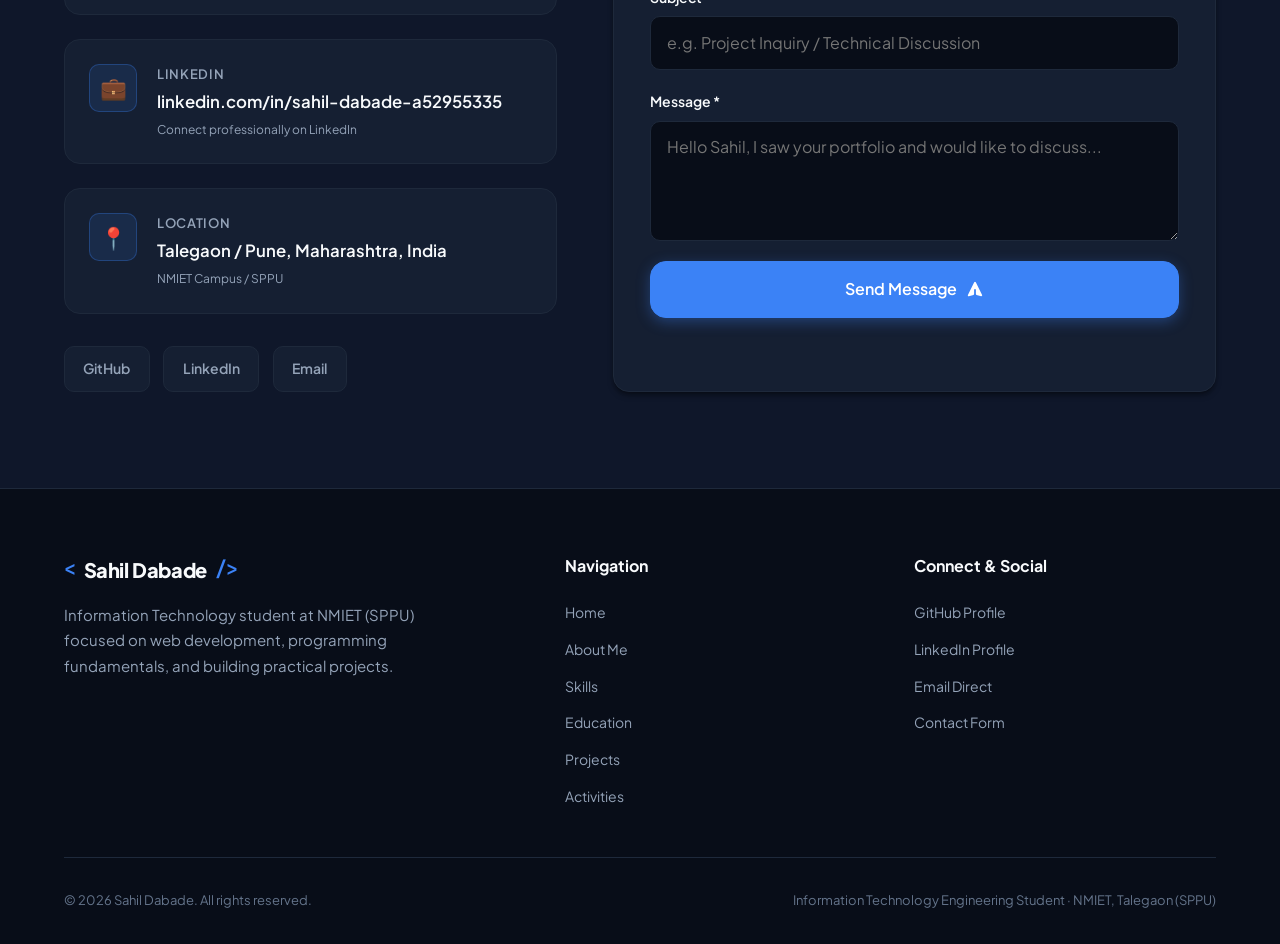
<file: WebDev-LEVEL 1/Task-2-Personal-Portfolio/index.html>
<!DOCTYPE html>
<html lang="en" data-theme="dark">

<head>
  <meta charset="UTF-8">
  <meta name="viewport" content="width=device-width, initial-scale=1.0">
  <title>Sahil Dabade — Personal Portfolio | IT Student &amp; Aspiring Software Developer</title>

  <meta name="description"
    content="Personal portfolio of Sahil Dabade, an Information Technology engineering student at NMIET (SPPU) and web developer. Explore projects, technical skills, education, activities, and contact details.">
  <meta name="keywords"
    content="Sahil Dabade, Portfolio, Web Developer Enthusiast, Frontend Developer, IT Engineering, NMIET, SPPU, C++, JavaScript, Projects">
  <meta name="author" content="Sahil Dabade">

  <meta property="og:title" content="Sahil Dabade — Personal Portfolio">
  <meta property="og:description"
    content="Information Technology student focused on web development, programming, and building practical projects.">
  <meta property="og:type" content="website">
  <meta property="og:image" content="assets/images/sahil-profile.png">

  <link rel="preconnect" href="https://fonts.googleapis.com">
  <link rel="preconnect" href="https://fonts.gstatic.com" crossorigin>
  <link
    href="https://fonts.googleapis.com/css2?family=Plus+Jakarta+Sans:wght@400;500;600;700;800&family=JetBrains+Mono:wght@400;600&display=swap"
    rel="stylesheet">

  <link rel="stylesheet" href="css/style.css">

  <link rel="icon" type="image/svg+xml"
    href="data:image/svg+xml,<svg xmlns='http://www.w3.org/2000/svg' viewBox='0 0 100 100'><rect width='100' height='100' rx='20' fill='%233b82f6'/><text x='50' y='65' font-size='48' font-weight='bold' fill='white' text-anchor='middle' font-family='sans-serif'>S</text></svg>">
</head>

<body id="top">

  <a href="#main-content" class="skip-link">Skip to main content</a>

  <header class="navbar" id="navbar">
    <div class="container nav-container">

      <a href="#home" class="nav-logo" aria-label="Sahil Dabade Home">
        <span class="logo-code">&lt;</span>Sahil Dabade<span class="logo-code"> /&gt;</span>
        <span class="logo-dot" aria-hidden="true"></span>
      </a>

      <nav class="nav-menu" id="nav-menu" aria-label="Main Navigation">
        <a href="#home" class="nav-link active">Home</a>
        <a href="#about" class="nav-link">About</a>
        <a href="#skills" class="nav-link">Skills</a>
        <a href="#education" class="nav-link">Education</a>
        <a href="#projects" class="nav-link">Projects</a>
        <a href="#activities" class="nav-link">Activities</a>
        <a href="#contact" class="nav-link">Contact</a>
      </nav>

      <div class="nav-actions">

        <button type="button" class="theme-toggle-btn" id="theme-toggle-btn" aria-label="Toggle theme">
          <svg class="icon-moon btn-icon" viewBox="0 0 24 24" width="20" height="20" fill="currentColor">
            <path
              d="M12 3a9 9 0 1 0 9 9c0-.46-.04-.92-.1-1.36a5.389 5.389 0 0 1-4.4 2.26 5.403 5.403 0 0 1-3.14-9.8c-.44-.06-.9-.1-1.36-.1z" />
          </svg>
          <svg class="icon-sun btn-icon" viewBox="0 0 24 24" width="20" height="20" fill="currentColor">
            <circle cx="12" cy="12" r="5" />
            <line x1="12" y1="1" x2="12" y2="3" stroke="currentColor" stroke-width="2" stroke-linecap="round" />
            <line x1="12" y1="21" x2="12" y2="23" stroke="currentColor" stroke-width="2" stroke-linecap="round" />
            <line x1="4.22" y1="4.22" x2="5.64" y2="5.64" stroke="currentColor" stroke-width="2"
              stroke-linecap="round" />
            <line x1="18.36" y1="18.36" x2="19.78" y2="19.78" stroke="currentColor" stroke-width="2"
              stroke-linecap="round" />
            <line x1="1" y1="12" x2="3" y2="12" stroke="currentColor" stroke-width="2" stroke-linecap="round" />
            <line x1="21" y1="12" x2="23" y2="12" stroke="currentColor" stroke-width="2" stroke-linecap="round" />
            <line x1="4.22" y1="19.78" x2="5.64" y2="18.36" stroke="currentColor" stroke-width="2"
              stroke-linecap="round" />
            <line x1="18.36" y1="5.64" x2="19.78" y2="4.22" stroke="currentColor" stroke-width="2"
              stroke-linecap="round" />
          </svg>
        </button>

        <button type="button" class="nav-toggle-btn" id="nav-toggle-btn" aria-label="Toggle navigation menu"
          aria-expanded="false" aria-controls="nav-menu">
          <span class="hamburger-line"></span>
          <span class="hamburger-line"></span>
          <span class="hamburger-line"></span>
        </button>
      </div>
    </div>
  </header>

  <main id="main-content">

    <section class="section hero-section" id="home">

      <div class="bg-ambient-orb orb-primary" aria-hidden="true"></div>
      <div class="bg-ambient-orb orb-secondary" aria-hidden="true"></div>

      <div class="container hero-grid">

        <div class="hero-content reveal-on-scroll">

          <div class="hero-status-pill">
            <span class="pulse-dot"></span>
            <span>Open to Opportunities &amp; Projects</span>
          </div>

          <h1 class="hero-name"><span class="hero-greeting">Hi, I'm </span>Sahil Dabade</h1>
          <p class="hero-headline">Aspiring Software Developer | IT Student | Web Development Enthusiast</p>

          <p class="hero-bio">
            Information Technology student focused on web development, programming, and building practical projects.
            Passionate about creating responsive digital experiences and solving real-world challenges.
          </p>

          <div class="hero-cta-group">
            <a href="#projects" class="btn btn-primary btn-lg">
              <span>View Projects</span>
              <svg viewBox="0 0 20 20" width="18" height="18" fill="currentColor">
                <path fill-rule="evenodd"
                  d="M10.293 3.293a1 1 0 011.414 0l6 6a1 1 0 010 1.414l-6 6a1 1 0 01-1.414-1.414L14.586 11H3a1 1 0 110-2h11.586l-4.293-4.293a1 1 0 010-1.414z"
                  clip-rule="evenodd" />
              </svg>
            </a>

            <a href="#contact" class="btn btn-secondary btn-lg">
              <span>Contact Me</span>
              <svg viewBox="0 0 20 20" width="18" height="18" fill="currentColor">
                <path d="M2.003 5.884L10 9.882l7.997-3.998A2 2 0 0016 4H4a2 2 0 00-1.997 1.884z" />
                <path d="M18 8.118l-8 4-8-4V14a2 2 0 002 2h12a2 2 0 002-2V8.118z" />
              </svg>
            </a>

            <a href="#resume" class="btn btn-outline btn-lg resume-download-trigger">
              <svg viewBox="0 0 20 20" width="18" height="18" fill="currentColor">
                <path fill-rule="evenodd"
                  d="M3 17a1 1 0 011-1h12a1 1 0 110 2H4a1 1 0 01-1-1zm3.293-7.707a1 1 0 011.414 0L9 10.586V3a1 1 0 112 0v7.586l1.293-1.293a1 1 0 111.414 1.414l-3 3a1 1 0 01-1.414 0l-3-3a1 1 0 010-1.414z"
                  clip-rule="evenodd" />
              </svg>
              <span>Resume</span>
            </a>
          </div>

          <div class="hero-meta-bar">
            <div class="meta-item">
              <span class="meta-number">B.E. IT</span>
              <span class="meta-label">NMIET, SPPU Pune</span>
            </div>
            <div class="meta-item">
              <span class="meta-number">4+</span>
              <span class="meta-label">Practical Projects</span>
            </div>
            <div class="meta-item">
              <span class="meta-number">C++ &amp; DSA</span>
              <span class="meta-label">Active Learning Focus</span>
            </div>
            <div class="meta-item">
              <span class="meta-number">Web Tech</span>
              <span class="meta-label">HTML, CSS &amp; JS</span>
            </div>
          </div>
        </div>

        <div class="hero-visual-wrapper reveal-on-scroll">
          <div class="hero-avatar-frame hero-avatar-circular">
            <img src="assets/images/sahil-profile.png"
              alt="Sahil Dabade - Information Technology student and web developer" class="hero-avatar-img" width="340"
              height="340" loading="eager">

            <div class="hero-floating-badge badge-top-left">
              <span>💻</span>
              <span>Software Developer</span>
            </div>

            <div class="hero-floating-badge badge-bottom-right">
              <span>⚙️</span>
              <span>C++ &amp; Problem Solving</span>
            </div>
          </div>
        </div>
      </div>
    </section>

    <section class="section section-alt" id="about">
      <div class="container">
        <div class="section-header reveal-on-scroll">
          <span class="section-tag">About Me</span>
          <h2 class="section-title">Driven by Curiosity &amp; Code</h2>
          <p class="section-description">
            A snapshot of my background, academic journey, and what drives my pursuit of software development.
          </p>
        </div>

        <div class="about-grid">

          <div class="about-text reveal-on-scroll">
            <p>
              Hello! I'm <strong>Sahil Dabade</strong>, an Information Technology engineering student at <strong>Nutan
                Maharashtra Institute of Engineering and Technology (NMIET), Talegaon</strong>, affiliated with
              <strong>Savitribai Phule Pune University (SPPU)</strong>.
            </p>
            <p>
              My primary passion lies in <strong>frontend and web development</strong>, where I enjoy designing
              responsive, intuitive, and accessible user interfaces. I build practical web projects using semantic
              HTML5, modern CSS3, and JavaScript, ensuring smooth functionality across all screen sizes.
            </p>
            <p>
              Alongside web engineering, I am actively strengthening my fundamentals in <strong>C++ and Data Structures
                &amp; Algorithms (DSA)</strong> to develop strong problem-solving skills and write efficient, clean
              code. I believe consistent practice and practical implementation are the fastest ways to grow as a
              developer.
            </p>
            <p>
              I am focused on <strong>continuous learning, engineering opportunities, and collaborative software
                projects</strong> where I can contribute actively, learn from experienced mentors, and prepare
              thoroughly for software development roles.
            </p>

            <div class="about-pillars">
              <div class="pillar-card">
                <div class="pillar-icon">🎯</div>
                <h3 class="pillar-title">Practical Implementation</h3>
                <p class="pillar-desc">Belief in building real, usable web applications to solidify theory.</p>
              </div>
              <div class="pillar-card">
                <div class="pillar-icon">🔄</div>
                <h3 class="pillar-title">Continuous Improvement</h3>
                <p class="pillar-desc">Consistent daily coding habits in DSA, problem solving, and modern web tools.</p>
              </div>
              <div class="pillar-card">
                <div class="pillar-icon">🤝</div>
                <h3 class="pillar-title">Team Collaboration</h3>
                <p class="pillar-desc">Experience leading college symposium teams and hackathon initiatives.</p>
              </div>
              <div class="pillar-card">
                <div class="pillar-icon">📱</div>
                <h3 class="pillar-title">Responsive Design</h3>
                <p class="pillar-desc">Committed to crafting mobile-first layouts with zero compromise on usability.</p>
              </div>
            </div>
          </div>

          <div class="about-facts-card reveal-on-scroll">
            <h3 class="about-facts-title">
              <span>📋</span> Personal Profile &amp; Highlights
            </h3>
            <div class="fact-list">
              <div class="fact-item">
                <span class="fact-label">Full Name</span>
                <span class="fact-value">Sahil Dabade</span>
              </div>
              <div class="fact-item">
                <span class="fact-label">Current Degree</span>
                <span class="fact-value">B.E. Information Technology</span>
              </div>
              <div class="fact-item">
                <span class="fact-label">Institution</span>
                <span class="fact-value">NMIET, Talegaon</span>
              </div>
              <div class="fact-item">
                <span class="fact-label">Affiliation</span>
                <span class="fact-value">SPPU (Pune University)</span>
              </div>
              <div class="fact-item">
                <span class="fact-label">Primary Interests</span>
                <span class="fact-value">Web Dev, C++, DSA</span>
              </div>
              <div class="fact-item">
                <span class="fact-label">Primary Focus</span>
                <span class="fact-value">Frontend &amp; Software Dev</span>
              </div>
              <div class="fact-item">
                <span class="fact-label">Open For</span>
                <span class="fact-value">Projects &amp; Opportunities</span>
              </div>
              <div class="fact-item">
                <span class="fact-label">Location</span>
                <span class="fact-value">Pune / Talegaon, India</span>
              </div>
            </div>

            <div style="margin-top: 1.75rem; text-align: center;">
              <a href="#contact" class="btn btn-primary btn-sm" style="width: 100%;">Let's Connect</a>
            </div>
          </div>
        </div>
      </div>
    </section>

    <section class="section" id="skills">
      <div class="container">
        <div class="section-header reveal-on-scroll">
          <span class="section-tag">Technical Toolkit</span>
          <h2 class="section-title">Skills &amp; Technologies</h2>
          <p class="section-description">
            A transparent overview of the languages, libraries, and developer tools I work with and actively study.
          </p>
        </div>

        <div class="skills-grid">

          <div class="skill-category-card reveal-on-scroll">
            <div class="skill-card-header">
              <div class="skill-cat-icon">🎨</div>
              <h3 class="skill-cat-title">Frontend</h3>
            </div>
            <div class="skill-items-list">
              <div class="skill-item">
                <div class="skill-meta">
                  <span class="skill-name">HTML5</span>
                  <span class="skill-level-badge badge-proficient">Proficient</span>
                </div>
                <p class="skill-desc">Semantic document hierarchy, accessibility (a11y), forms &amp; SEO best practices.
                </p>
              </div>
              <div class="skill-item">
                <div class="skill-meta">
                  <span class="skill-name">CSS3</span>
                  <span class="skill-level-badge badge-proficient">Proficient</span>
                </div>
                <p class="skill-desc">Flexbox, CSS Grid, custom properties (variables), media queries, transitions.</p>
              </div>
              <div class="skill-item">
                <div class="skill-meta">
                  <span class="skill-name">JavaScript</span>
                  <span class="skill-level-badge badge-intermediate">Intermediate</span>
                </div>
                <p class="skill-desc">ES6+ syntax, DOM manipulation, event handling, async fetch, client validation.</p>
              </div>
              <div class="skill-item">
                <div class="skill-meta">
                  <span class="skill-name">Responsive Design</span>
                  <span class="skill-level-badge badge-proficient">Proficient</span>
                </div>
                <p class="skill-desc">Mobile-first layouts, cross-browser compatibility, fluid typography.</p>
              </div>
            </div>
          </div>

          <div class="skill-category-card reveal-on-scroll">
            <div class="skill-card-header">
              <div class="skill-cat-icon">💻</div>
              <h3 class="skill-cat-title">Programming</h3>
            </div>
            <div class="skill-items-list">
              <div class="skill-item">
                <div class="skill-meta">
                  <span class="skill-name">C++</span>
                  <span class="skill-level-badge badge-intermediate">Intermediate</span>
                </div>
                <p class="skill-desc">Object-Oriented Programming (OOP), STL containers, memory pointers &amp;
                  algorithms.</p>
              </div>
              <div class="skill-item">
                <div class="skill-meta">
                  <span class="skill-name">Data Structures &amp; DSA</span>
                  <span class="skill-level-badge badge-learning">Active Learning</span>
                </div>
                <p class="skill-desc">Arrays, linked lists, stacks, queues, recursion, sorting &amp; searching problem
                  solving.</p>
              </div>
              <div class="skill-item">
                <div class="skill-meta">
                  <span class="skill-name">Java</span>
                  <span class="skill-level-badge badge-intermediate">Intermediate</span>
                </div>
                <p class="skill-desc">Core Java concepts, classes, inheritance, polymorphism, encapsulation, exception
                  handling.</p>
              </div>
            </div>
          </div>

          <div class="skill-category-card reveal-on-scroll">
            <div class="skill-card-header">
              <div class="skill-cat-icon">🗄️</div>
              <h3 class="skill-cat-title">Database</h3>
            </div>
            <div class="skill-items-list">
              <div class="skill-item">
                <div class="skill-meta">
                  <span class="skill-name">MySQL</span>
                  <span class="skill-level-badge badge-intermediate">Intermediate</span>
                </div>
                <p class="skill-desc">Relational database design, table relationships, primary &amp; foreign keys.</p>
              </div>
              <div class="skill-item">
                <div class="skill-meta">
                  <span class="skill-name">SQL Queries</span>
                  <span class="skill-level-badge badge-intermediate">Intermediate</span>
                </div>
                <p class="skill-desc">CRUD operations, complex JOINs, GROUP BY, aggregations, data integrity
                  constraints.</p>
              </div>
              <div class="skill-item">
                <div class="skill-meta">
                  <span class="skill-name">Database Normalization</span>
                  <span class="skill-level-badge badge-learning">Academic Study</span>
                </div>
                <p class="skill-desc">1NF, 2NF, 3NF schema structuring and entity-relationship modeling.</p>
              </div>
            </div>
          </div>

          <div class="skill-category-card reveal-on-scroll">
            <div class="skill-card-header">
              <div class="skill-cat-icon">🛠️</div>
              <h3 class="skill-cat-title">Tools &amp; Workflow</h3>
            </div>
            <div class="skill-items-list">
              <div class="skill-item">
                <div class="skill-meta">
                  <span class="skill-name">Git</span>
                  <span class="skill-level-badge badge-proficient">Proficient</span>
                </div>
                <p class="skill-desc">Version control, atomic commits, branching, merging, resolving conflicts.</p>
              </div>
              <div class="skill-item">
                <div class="skill-meta">
                  <span class="skill-name">GitHub</span>
                  <span class="skill-level-badge badge-proficient">Proficient</span>
                </div>
                <p class="skill-desc">Repository management, GitHub Pages deployment, open-source pull requests.</p>
              </div>
              <div class="skill-item">
                <div class="skill-meta">
                  <span class="skill-name">VS Code</span>
                  <span class="skill-level-badge badge-proficient">Proficient</span>
                </div>
                <p class="skill-desc">Modern IDE configuration, Live Server, debugging tools, linters.</p>
              </div>
            </div>
          </div>
        </div>
      </div>
    </section>

    <section class="section section-alt" id="education">
      <div class="container">
        <div class="section-header reveal-on-scroll">
          <span class="section-tag">Academic Background</span>
          <h2 class="section-title">Education &amp; Qualifications</h2>
          <p class="section-description">
            My formal engineering education and foundational schooling milestones.
          </p>
        </div>

        <div class="education-timeline">

          <div class="timeline-item reveal-on-scroll">
            <div class="timeline-dot" aria-hidden="true"></div>
            <div class="timeline-card">
              <div class="timeline-header">
                <div>
                  <h3 class="timeline-degree">Bachelor of Engineering (B.E.) — Information Technology</h3>
                  <p class="timeline-institution">
                    <span>🏛️</span> Nutan Maharashtra Institute of Engineering and Technology (NMIET), Talegaon
                  </p>
                </div>
                <span class="timeline-tag">Undergraduate · Current</span>
              </div>
              <div class="timeline-meta">
                <span><strong>Affiliation:</strong> Savitribai Phule Pune University (SPPU)</span>
                <span><strong>Branch:</strong> Information Technology</span>
              </div>
              <p class="timeline-body">
                Pursuing engineering coursework covering Data Structures &amp; Algorithms, Object-Oriented Programming,
                Database Management Systems, Computer Networks, and Software Engineering. Active participant in
                technical symposiums and college hackathons.
              </p>
            </div>
          </div>

          <div class="timeline-item reveal-on-scroll">
            <div class="timeline-dot" aria-hidden="true"></div>
            <div class="timeline-card">
              <div class="timeline-header">
                <div>
                  <h3 class="timeline-degree">Higher Secondary Certificate (HSC — 12th Grade)</h3>
                  <p class="timeline-institution">
                    <span>📚</span> Maharashtra State Board of Secondary and Higher Secondary Education
                  </p>
                </div>
                <span class="timeline-tag">Completed</span>
              </div>
              <div class="timeline-meta">
                <span><strong>Stream:</strong> Science</span>
                <span class="timeline-score"><strong>Score:</strong> 73.50%</span>
              </div>
              <p class="timeline-body">
                Comprehensive study of Physics, Chemistry, Mathematics, and Computer Science fundamentals, establishing
                a solid quantitative and logical foundation for engineering studies.
              </p>
            </div>
          </div>

          <div class="timeline-item reveal-on-scroll">
            <div class="timeline-dot" aria-hidden="true"></div>
            <div class="timeline-card">
              <div class="timeline-header">
                <div>
                  <h3 class="timeline-degree">Secondary School Certificate (SSC — 10th Grade)</h3>
                  <p class="timeline-institution">
                    <span>🏫</span> Maharashtra State Board of Secondary and Higher Secondary Education
                  </p>
                </div>
                <span class="timeline-tag">Completed</span>
              </div>
              <div class="timeline-meta">
                <span><strong>Discipline:</strong> General School Curriculum</span>
                <span class="timeline-score"><strong>Score:</strong> 94.00%</span>
              </div>
              <p class="timeline-body">
                Demonstrated strong academic dedication with 94.00%, developing fundamental analytical discipline,
                mathematics proficiency, and foundational scientific inquiry.
              </p>
            </div>
          </div>
        </div>
      </div>
    </section>

    <section class="section" id="projects">
      <div class="container">
        <div class="section-header reveal-on-scroll">
          <span class="section-tag">Featured Work</span>
          <h2 class="section-title">Projects Portfolio</h2>
          <p class="section-description">
            A showcase of practical web applications, user interfaces, and projects built to demonstrate front-end
            engineering principles.
          </p>
        </div>

        <div class="projects-filter-bar reveal-on-scroll" role="toolbar" aria-label="Filter projects">
          <button type="button" class="filter-btn active" data-filter="all">All Projects (4)</button>
          <button type="button" class="filter-btn" data-filter="web-app">Web Applications (3)</button>
          <button type="button" class="filter-btn" data-filter="frontend">Frontend &amp; Landing (1)</button>
        </div>

        <div class="projects-grid">

          <article class="project-card reveal-on-scroll" data-category="web-app">

            <div class="project-media">
              <img src="assets/images/image.png" alt="AI Assistant Alex web chatbot interface mockup"
                class="project-img" width="800" height="450" loading="lazy">

              <span class="project-badge-overlay">AI Assistant</span>
            </div>

            <div class="project-body">

              <h3 class="project-title">AI Assistant — Alex</h3>

              <p class="project-description">
                An interactive AI assistant and chatbot project designed with a modern chat canvas,
                prompt recommendations, and voice-frequency visualizers to demonstrate intelligent
                prompt workflows.
              </p>

              <div class="project-tech-tags">
                <span class="tech-tag">HTML5</span>
                <span class="tech-tag">CSS3</span>
                <span class="tech-tag">JavaScript</span>
                <span class="tech-tag">AI Chat UI</span>
              </div>

              <div class="project-actions">

                <a href="https://sahildabade.github.io/alex/" target="_blank" rel="noopener noreferrer"
                  class="btn btn-primary btn-sm" aria-label="View live AI Assistant Alex project">
                  View Live Project
                </a>

                <a href="https://github.com/SahilDabade/alex" target="_blank" rel="noopener noreferrer"
                  class="btn btn-outline btn-sm" aria-label="View Alex GitHub source code">
                  GitHub
                </a>

              </div>
            </div>
          </article>

          <article class="project-card reveal-on-scroll" data-category="web-app">
            <div class="project-media">
              <img src="assets/images/image2.png" alt="Gaming Store Website user interface mockup" class="project-img"
                width="800" height="450" loading="lazy">
              <span class="project-badge-overlay">Store UI</span>
            </div>
            <div class="project-body">
              <h3 class="project-title">Gaming Store Website</h3>
              <p class="project-description">
                A dynamic, web-based digital gaming storefront interface featuring cyber-themed game catalog cards,
                discount promotional banners, rating badges, and interactive shopping cart states.
              </p>
              <div class="project-tech-tags">
                <span class="tech-tag">HTML5</span>
                <span class="tech-tag">CSS Grid</span>
                <span class="tech-tag">JavaScript</span>
                <span class="tech-tag">E-Commerce UI</span>
              </div>
              <div class="project-actions">
                <a href="https://gamexorax.netlify.app" class="btn btn-primary btn-sm"
                  aria-label="View Gaming Store Project">View Project</a>
                <a href="https://github.com/SahilDabade" target="_blank" rel="noopener noreferrer"
                  class="btn btn-outline btn-sm" aria-label="GitHub Repository for Gaming Store">GitHub</a>
              </div>
            </div>
          </article>

          <article class="project-card reveal-on-scroll" data-category="web-app">
            <div class="project-media">
              <img src="assets/images/ss.png" alt="Weather Web Application dashboard mockup" class="project-img"
                width="800" height="450" loading="lazy">
              <span class="project-badge-overlay">Weather App</span>
            </div>
            <div class="project-body">
              <h3 class="project-title">Weather Web Application</h3>
              <p class="project-description">
                A meteorological forecast web project providing clean temperature gauges, 5-day weather condition
                forecasts, atmospheric metrics (humidity, wind speed, UV index), and location lookup.
              </p>
              <div class="project-tech-tags">
                <span class="tech-tag">HTML5</span>
                <span class="tech-tag">CSS3</span>
                <span class="tech-tag">JavaScript</span>
                <span class="tech-tag">Weather API</span>
              </div>
              <div class="project-actions">
                <a href="https://sahildabade.github.io/weatherweb/" class="btn btn-primary btn-sm"
                  aria-label="View Weather Application Project">View
                  Project</a>
                <a href="https://sahildabade.github.io/weatherweb/" target="_blank" rel="noopener noreferrer"
                  class="btn btn-outline btn-sm" aria-label="GitHub Repository for Weather Application">GitHub</a>
              </div>
            </div>
          </article>

          <article class="project-card reveal-on-scroll" data-category="frontend">
            <div class="project-media">
              <img src="assets/images/project-nexora.jpg" alt="NEXORA AI Modern SaaS Landing Page dashboard mockup"
                class="project-img" width="800" height="450" loading="lazy">
              <span class="project-badge-overlay">SaaS Landing Page</span>
            </div>
            <div class="project-body">
              <h3 class="project-title">NEXORA AI — SaaS Landing Page</h3>
              <p class="project-description">
                A sleek, modern dark-mode AI SaaS landing page built with pure semantic HTML5 and CSS3, featuring custom
                properties, CSS Grid, and responsive drawer navigation without JavaScript dependencies.
              </p>
              <div class="project-tech-tags">
                <span class="tech-tag">Semantic HTML5</span>
                <span class="tech-tag">Pure CSS3</span>
                <span class="tech-tag">CSS Grid</span>
                <span class="tech-tag">Zero JS Architecture</span>
              </div>
              <div class="project-actions">
                <a href="../Task-1-AI-SaaS-Landing-Page/index.html" target="_blank" rel="noopener noreferrer"
                  class="btn btn-primary btn-sm" aria-label="View NEXORA AI Landing Page">View Project</a>
                <a href="https://github.com/SahilDabade" target="_blank" rel="noopener noreferrer"
                  class="btn btn-outline btn-sm" aria-label="GitHub Repository for NEXORA AI">GitHub</a>
              </div>
            </div>
          </article>
        </div>
      </div>
    </section>

    <section class="section section-alt" id="activities">
      <div class="container">
        <div class="section-header reveal-on-scroll">
          <span class="section-tag">Involvement &amp; Leadership</span>
          <h2 class="section-title">Activities &amp; Achievements</h2>
          <p class="section-description">
            Open-source contributions, technical symposiums, and student leadership initiatives undertaken during my
            engineering studies.
          </p>
        </div>

        <div class="activities-grid">

          <div class="activity-card reveal-on-scroll">
            <div class="activity-header">
              <h3 class="activity-title">GirlScript Summer of Code (GSSOC)</h3>
              <span class="activity-role">Participant / Member</span>
            </div>
            <p class="activity-desc">
              Engaged in open-source development workflows, learning Git branching strategies, issue resolution,
              documentation improvements, and collaborative development practices alongside peers.
            </p>
          </div>

          <div class="activity-card reveal-on-scroll">
            <div class="activity-header">
              <h3 class="activity-title">NMIET Innothrive</h3>
              <span class="activity-role">Team Leader</span>
            </div>
            <p class="activity-desc">
              Served as team leader during the college technical and innovation event, coordinating team assignments,
              managing technical project displays, and facilitating event execution.
            </p>
          </div>

          <div class="activity-card reveal-on-scroll">
            <div class="activity-header">
              <h3 class="activity-title">NMIET Hackathon</h3>
              <span class="activity-role">Coordinator / Team Leader</span>
            </div>
            <p class="activity-desc">
              Led student participation in collegiate hackathon competitions, collaborating under tight timelines to
              formulate software solutions and coordinate functional project prototypes.
            </p>
          </div>
        </div>
      </div>
    </section>

    <section class="section" id="resume">
      <div class="container">
        <div class="resume-banner reveal-on-scroll">
          <div class="resume-content">
            <span class="resume-tag">Curriculum Vitae</span>
            <h2 class="resume-title">Looking for a Dedicated IT Student &amp; Developer?</h2>
            <p class="resume-desc">
              Download my complete resume for a structured overview of my academic background at NMIET (SPPU),
              coursework, practical projects, technical proficiencies, and contact details.
            </p>
          </div>

          <div class="resume-action-box">
            <a href="#resume" class="btn btn-primary btn-lg resume-download-trigger"
              aria-label="Download Sahil Dabade Resume">
              <svg viewBox="0 0 20 20" width="20" height="20" fill="currentColor">
                <path fill-rule="evenodd"
                  d="M3 17a1 1 0 011-1h12a1 1 0 110 2H4a1 1 0 01-1-1zm3.293-7.707a1 1 0 011.414 0L9 10.586V3a1 1 0 112 0v7.586l1.293-1.293a1 1 0 111.414 1.414l-3 3a1 1 0 01-1.414 0l-3-3a1 1 0 010-1.414z"
                  clip-rule="evenodd" />
              </svg>
              <span>Download Resume</span>
            </a>
            <span class="resume-format-note">Format: PDF (Linked)</span>
            <a href="https://github.com/SahilDabade" target="_blank" rel="noopener noreferrer"
              class="btn btn-outline btn-sm" style="width: 100%;">
              <span>View GitHub Profile</span>
            </a>
          </div>
        </div>
      </div>
    </section>

    <section class="section section-alt" id="contact">
      <div class="container">
        <div class="section-header reveal-on-scroll">
          <span class="section-tag">Get In Touch</span>
          <h2 class="section-title">Let's Connect &amp; Collaborate</h2>
          <p class="section-description">
            Feel free to reach out regarding software development opportunities, project collaborations, or technical
            discussions.
          </p>
        </div>

        <div class="contact-grid">

          <div class="contact-info-col reveal-on-scroll">

            <div class="contact-info-card">
              <div class="contact-icon-box">✉️</div>
              <div class="contact-details">
                <span class="contact-label">Email Address</span>
                <a href="mailto:dabadesahil05@gmail.com" class="contact-value">dabadesahil05@gmail.com</a>
                <span class="contact-note">Click to send an email directly</span>
              </div>
            </div>

            <div class="contact-info-card">
              <div class="contact-icon-box">🐙</div>
              <div class="contact-details">
                <span class="contact-label">GitHub</span>
                <a href="https://github.com/SahilDabade" target="_blank" rel="noopener noreferrer"
                  class="contact-value">github.com/SahilDabade</a>
                <span class="contact-note">Explore open-source code &amp; repositories</span>
              </div>
            </div>

            <div class="contact-info-card">
              <div class="contact-icon-box">💼</div>
              <div class="contact-details">
                <span class="contact-label">LinkedIn</span>
                <a href="https://www.linkedin.com/in/sahil-dabade-a52955335/" target="_blank" rel="noopener noreferrer"
                  class="contact-value">linkedin.com/in/sahil-dabade-a52955335</a>
                <span class="contact-note">Connect professionally on LinkedIn</span>
              </div>
            </div>

            <div class="contact-info-card">
              <div class="contact-icon-box">📍</div>
              <div class="contact-details">
                <span class="contact-label">Location</span>
                <span class="contact-value">Talegaon / Pune, Maharashtra, India</span>
                <span class="contact-note">NMIET Campus / SPPU</span>
              </div>
            </div>

            <div class="social-links-bar">
              <a href="https://github.com/SahilDabade" target="_blank" rel="noopener noreferrer" class="social-btn">
                <span>GitHub</span>
              </a>
              <a href="https://www.linkedin.com/in/sahil-dabade-a52955335/" target="_blank" rel="noopener noreferrer"
                class="social-btn">
                <span>LinkedIn</span>
              </a>
              <a href="mailto:dabadesahil05@gmail.com" class="social-btn">
                <span>Email</span>
              </a>
            </div>
          </div>

          <div class="contact-form-card reveal-on-scroll">
            <form id="contact-form" class="contact-form" novalidate>
              <div class="form-group">
                <label for="contact-name" class="form-label">Your Name *</label>
                <input type="text" id="contact-name" name="name" class="form-input" placeholder="e.g. Alex Johnson"
                  required autocomplete="name">
                <span class="form-feedback" aria-live="polite"></span>
              </div>

              <div class="form-group">
                <label for="contact-email" class="form-label">Your Email *</label>
                <input type="email" id="contact-email" name="email" class="form-input"
                  placeholder="e.g. alex@example.com" required autocomplete="email">
                <span class="form-feedback" aria-live="polite"></span>
              </div>

              <div class="form-group">
                <label for="contact-subject" class="form-label">Subject *</label>
                <input type="text" id="contact-subject" name="subject" class="form-input"
                  placeholder="e.g. Project Inquiry / Technical Discussion" required>
                <span class="form-feedback" aria-live="polite"></span>
              </div>

              <div class="form-group">
                <label for="contact-message" class="form-label">Message *</label>
                <textarea id="contact-message" name="message" class="form-textarea"
                  placeholder="Hello Sahil, I saw your portfolio and would like to discuss..." required></textarea>
                <span class="form-feedback" aria-live="polite"></span>
              </div>

              <button type="submit" class="btn btn-primary btn-lg" style="width: 100%;">
                <span>Send Message</span>
                <svg viewBox="0 0 20 20" width="18" height="18" fill="currentColor">
                  <path
                    d="M10.894 2.553a1 1 0 00-1.788 0l-7 14a1 1 0 001.169 1.409l5-1.429A1 1 0 009 15.571V11a1 1 0 112 0v4.571a1 1 0 00.725.962l5 1.428a1 1 0 001.17-1.408l-7-14z" />
                </svg>
              </button>
            </form>
          </div>
        </div>
      </div>
    </section>

  </main>

  <footer class="footer">
    <div class="container">
      <div class="footer-top">

        <div>
          <a href="#home" class="nav-logo">
            <span class="logo-code">&lt;</span>Sahil Dabade<span class="logo-code"> /&gt;</span>
          </a>
          <p class="footer-brand-bio">
            Information Technology student at NMIET (SPPU) focused on web development, programming fundamentals, and
            building practical projects.
          </p>
        </div>

        <div>
          <h4 class="footer-heading">Navigation</h4>
          <ul class="footer-nav-list">
            <li><a href="#home" class="footer-nav-link">Home</a></li>
            <li><a href="#about" class="footer-nav-link">About Me</a></li>
            <li><a href="#skills" class="footer-nav-link">Skills</a></li>
            <li><a href="#education" class="footer-nav-link">Education</a></li>
            <li><a href="#projects" class="footer-nav-link">Projects</a></li>
            <li><a href="#activities" class="footer-nav-link">Activities</a></li>
          </ul>
        </div>

        <div>
          <h4 class="footer-heading">Connect &amp; Social</h4>
          <ul class="footer-nav-list">
            <li><a href="https://github.com/SahilDabade" target="_blank" rel="noopener noreferrer"
                class="footer-nav-link">GitHub Profile</a></li>
            <li><a href="https://www.linkedin.com/in/sahil-dabade-a52955335/" target="_blank" rel="noopener noreferrer"
                class="footer-nav-link">LinkedIn Profile</a></li>
            <li><a href="mailto:dabadesahil05@gmail.com" class="footer-nav-link">Email Direct</a></li>
            <li><a href="#contact" class="footer-nav-link">Contact Form</a></li>
          </ul>
        </div>
      </div>

      <div class="footer-bottom">
        <p>&copy; 2026 Sahil Dabade. All rights reserved.</p>
        <p class="footer-tagline">
          Information Technology Engineering Student · NMIET, Talegaon (SPPU)
        </p>
      </div>
    </div>
  </footer>

  <button type="button" class="back-to-top-btn" id="back-to-top-btn" aria-label="Scroll back to top">
    <svg viewBox="0 0 20 20" width="20" height="20" fill="currentColor">
      <path fill-rule="evenodd"
        d="M14.707 12.707a1 1 0 01-1.414 0L10 9.414l-3.293 3.293a1 1 0 01-1.414-1.414l4-4a1 1 0 011.414 0l4 4a1 1 0 010 1.414z"
        clip-rule="evenodd" />
    </svg>
  </button>

  <script src="js/script.js" defer></script>
</body>

</html>
</file>
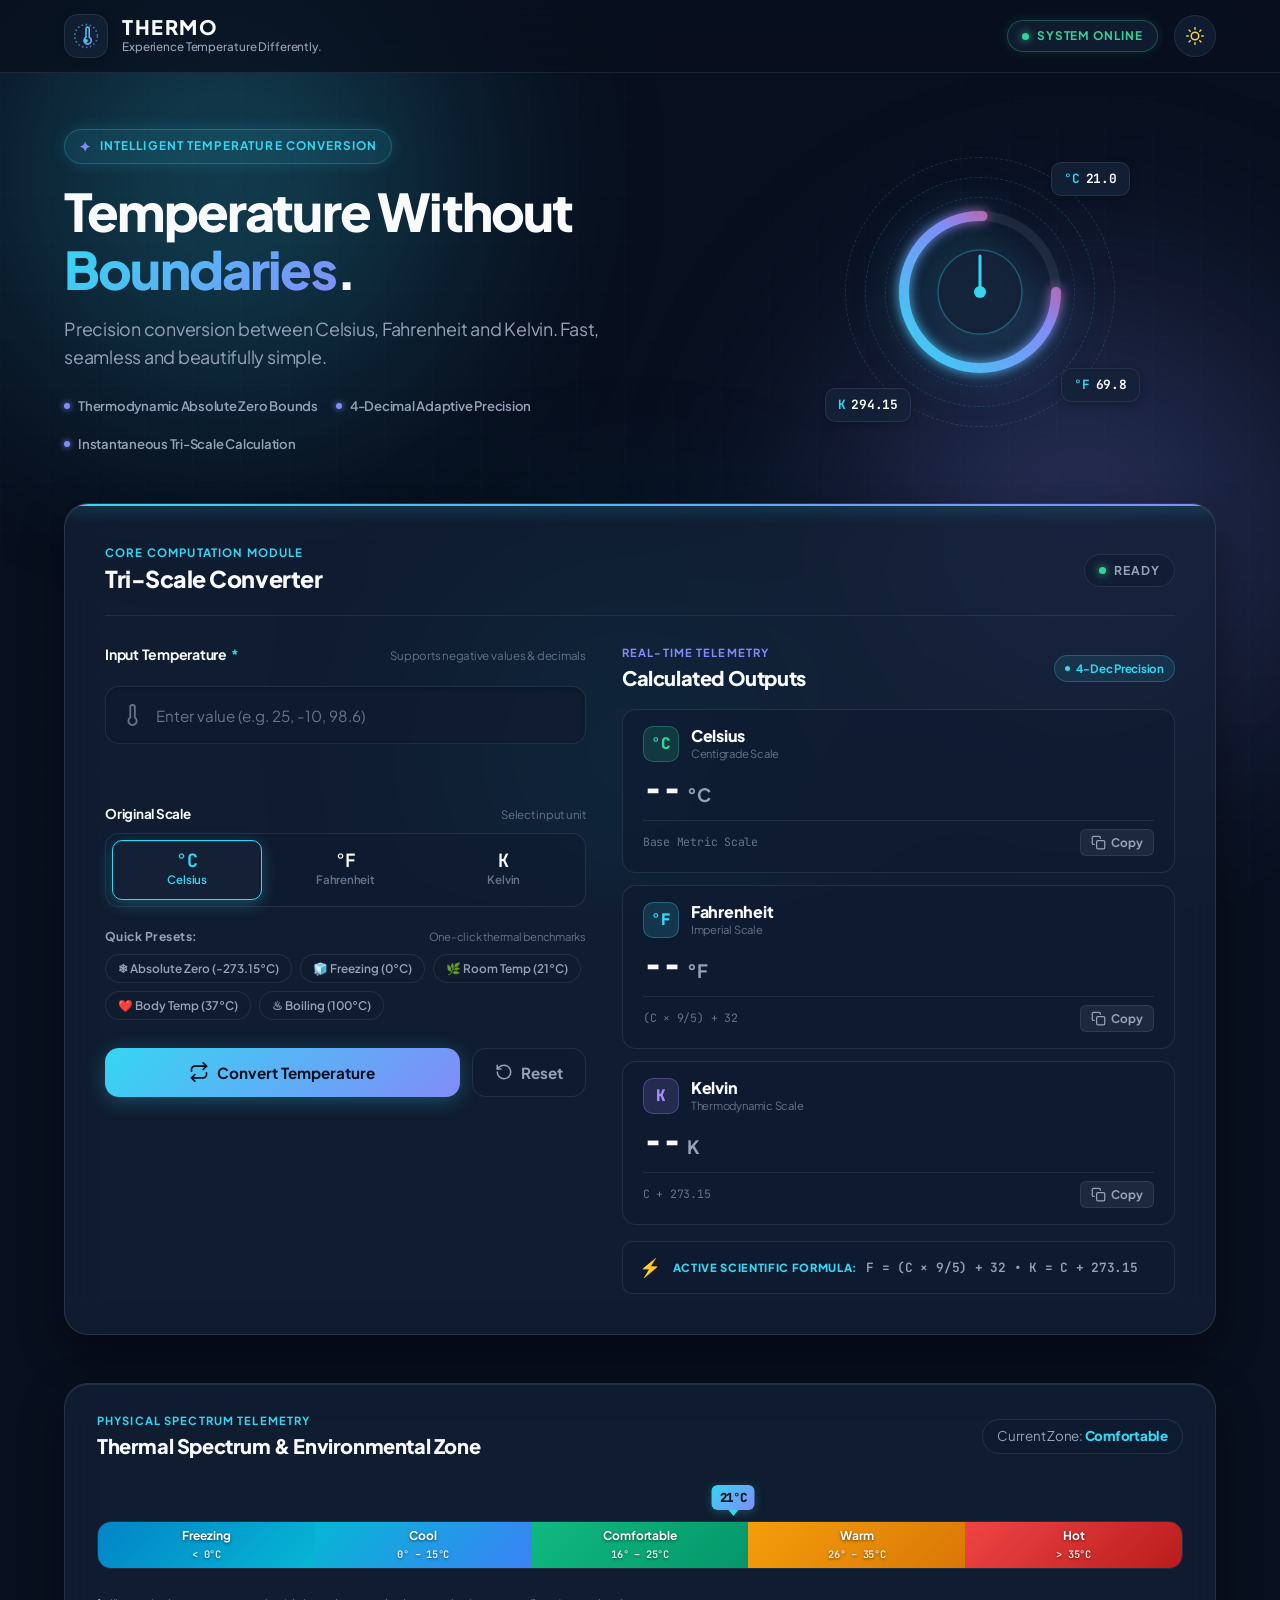
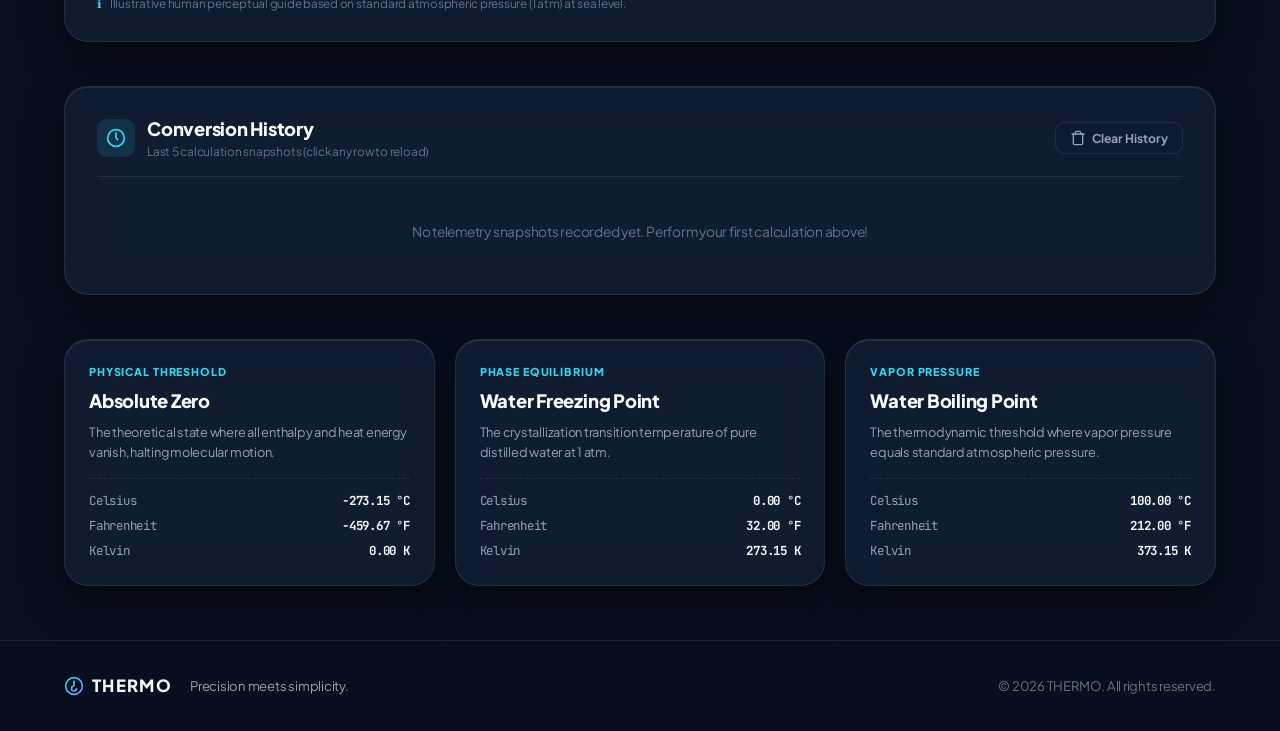
<file: WebDev-LEVEL 1/Task-3-Temperature-Converter/index.html>
<!DOCTYPE html>
<html lang="en" data-theme="dark">

<head>
  <meta charset="UTF-8">
  <meta name="viewport" content="width=device-width, initial-scale=1.0">
  <title>THERMO — Experience Temperature Differently</title>

  <meta name="description"
    content="THERMO is a futuristic, precision-engineered temperature conversion engine. Seamlessly convert between Celsius, Fahrenheit, and Kelvin with dark glassmorphism and real-time physical visualization.">
  <meta name="keywords" content="THERMO, temperature converter, Celsius, Fahrenheit, Kelvin, scientific calculator, thermal spectrum">
  <meta name="author" content="THERMO">

  <link rel="preconnect" href="https://fonts.googleapis.com">
  <link rel="preconnect" href="https://fonts.gstatic.com" crossorigin>
  <link
    href="https://fonts.googleapis.com/css2?family=Plus+Jakarta+Sans:wght@300;400;500;600;700;800&family=JetBrains+Mono:wght@400;500;600;700&display=swap"
    rel="stylesheet">

  <link rel="stylesheet" href="style.css">

  <link rel="icon" type="image/svg+xml"
    href="data:image/svg+xml,<svg xmlns='http://www.w3.org/2000/svg' viewBox='0 0 100 100'><defs><linearGradient id='g' x1='0%25' y1='0%25' x2='100%25' y2='100%25'><stop offset='0%25' stop-color='%2335D6F2'/><stop offset='100%25' stop-color='%23818CF8'/></linearGradient></defs><rect width='100' height='100' rx='26' fill='%23080F1E'/><circle cx='50' cy='50' r='38' stroke='url(%23g)' stroke-width='6' fill='none'/><path d='M50 24v28m0 0a10 10 0 1 1-6 9.16' stroke='url(%23g)' stroke-width='5' stroke-linecap='round' fill='none'/><circle cx='50' cy='62' r='5' fill='%2335D6F2'/></svg>">
</head>

<body>

  <div class="aurora-backdrop" aria-hidden="true">
    <div class="aurora-blob aurora-blob-1"></div>
    <div class="aurora-blob aurora-blob-2"></div>
    <div class="aurora-blob aurora-blob-3"></div>
    <div class="aurora-grid-overlay"></div>
  </div>

  <a href="#main-converter" class="skip-link">Skip to converter</a>

  <header class="navbar" id="navbar">
    <div class="container nav-container">

      <a href="#" class="brand-logo" aria-label="THERMO — Experience Temperature Differently">
        <div class="brand-icon-wrapper" aria-hidden="true">
          <svg class="brand-svg" viewBox="0 0 32 32" width="26" height="26" fill="none">
            <circle cx="16" cy="16" r="14" stroke="url(#brand-grad)" stroke-width="2" stroke-dasharray="2 3" opacity="0.6" />
            <path d="M16 7v10.5a4.5 4.5 0 1 0 4 0V7a2 2 0 1 0-4 0z" stroke="url(#brand-grad)" stroke-width="2" stroke-linecap="round" />
            <circle cx="16" cy="22" r="2.2" fill="var(--color-primary-accent)" />
            <defs>
              <linearGradient id="brand-grad" x1="0" y1="0" x2="32" y2="32" gradientUnits="userSpaceOnUse">
                <stop stop-color="#35D6F2" />
                <stop offset="1" stop-color="#818CF8" />
              </linearGradient>
            </defs>
          </svg>
        </div>
        <div class="brand-text-group">
          <span class="brand-name">THERMO</span>
          <span class="brand-tagline">Experience Temperature Differently.</span>
        </div>
      </a>

      <div class="nav-controls">

        <div class="system-status-pill" title="Conversion engine active and ready">
          <span class="status-pulse-dot" aria-hidden="true"></span>
          <span class="status-label">SYSTEM ONLINE</span>
        </div>

        <button type="button" class="theme-toggle-btn" id="theme-toggle-btn" aria-label="Toggle theme appearance"
          title="Toggle light / dark appearance">

          <svg class="theme-icon icon-sun" viewBox="0 0 24 24" width="18" height="18" fill="none"
            stroke="currentColor" stroke-width="2" stroke-linecap="round" stroke-linejoin="round">
            <circle cx="12" cy="12" r="5"></circle>
            <line x1="12" y1="1" x2="12" y2="3"></line>
            <line x1="12" y1="21" x2="12" y2="23"></line>
            <line x1="4.22" y1="4.22" x2="5.64" y2="5.64"></line>
            <line x1="18.36" y1="18.36" x2="19.78" y2="19.78"></line>
            <line x1="1" y1="12" x2="3" y2="12"></line>
            <line x1="21" y1="12" x2="23" y2="12"></line>
            <line x1="4.22" y1="19.78" x2="5.64" y2="18.36"></line>
            <line x1="18.36" y1="5.64" x2="19.78" y2="4.22"></line>
          </svg>

          <svg class="theme-icon icon-moon" viewBox="0 0 24 24" width="18" height="18" fill="none"
            stroke="currentColor" stroke-width="2" stroke-linecap="round" stroke-linejoin="round">
            <path d="M21 12.79A9 9 0 1 1 11.21 3 7 7 0 0 0 21 12.79z"></path>
          </svg>
        </button>
      </div>
    </div>
  </header>

  <main class="main-wrapper" id="main-content">

    <section class="hero-section">
      <div class="container hero-container">

        <div class="hero-content">
          <div class="hero-badge">
            <span class="badge-icon" aria-hidden="true">✦</span>
            <span>INTELLIGENT TEMPERATURE CONVERSION</span>
          </div>

          <h1 class="hero-title">
            Temperature Without <span class="gradient-text">Boundaries</span>.
          </h1>

          <p class="hero-subtitle">
            Precision conversion between Celsius, Fahrenheit and Kelvin. Fast, seamless and beautifully simple.
          </p>

          <div class="hero-specs-row">
            <div class="hero-spec-item">
              <span class="spec-dot"></span>
              <span>Thermodynamic Absolute Zero Bounds</span>
            </div>
            <div class="hero-spec-item">
              <span class="spec-dot"></span>
              <span>4-Decimal Adaptive Precision</span>
            </div>
            <div class="hero-spec-item">
              <span class="spec-dot"></span>
              <span>Instantaneous Tri-Scale Calculation</span>
            </div>
          </div>
        </div>

        <div class="hero-illustration-wrapper" aria-hidden="true">
          <div class="futuristic-thermo-hud">

            <div class="hud-orbit-ring ring-1"></div>
            <div class="hud-orbit-ring ring-2"></div>
            <div class="hud-orbit-ring ring-3"></div>

            <svg class="hud-gauge-svg" viewBox="0 0 200 200" width="200" height="200">
              <defs>
                <linearGradient id="hud-grad" x1="0%" y1="100%" x2="100%" y2="0%">
                  <stop offset="0%" stop-color="#35D6F2" />
                  <stop offset="60%" stop-color="#818CF8" />
                  <stop offset="100%" stop-color="#F43F5E" />
                </linearGradient>
                <filter id="glow" x="-20%" y="-20%" width="140%" height="140%">
                  <feGaussianBlur stdDeviation="6" result="blur" />
                  <feComposite in="SourceGraphic" in2="blur" operator="over" />
                </filter>
              </defs>

              <circle cx="100" cy="100" r="76" stroke="rgba(148, 163, 184, 0.12)" stroke-width="10" fill="none" />

              <circle class="hud-arc-progress" cx="100" cy="100" r="76" stroke="url(#hud-grad)" stroke-width="10"
                stroke-dasharray="360 480" stroke-linecap="round" fill="none" filter="url(#glow)" />

              <circle cx="100" cy="100" r="42" fill="rgba(20, 34, 56, 0.85)" stroke="rgba(53, 214, 242, 0.3)"
                stroke-width="1.5" />

              <line class="hud-needle" x1="100" y1="100" x2="100" y2="64" stroke="#35D6F2" stroke-width="3"
                stroke-linecap="round" />
              <circle cx="100" cy="100" r="6" fill="#35D6F2" />
            </svg>

            <div class="hud-floating-badge badge-c">
              <span class="badge-label">°C</span>
              <span class="badge-reading" id="hud-celsius-val">21.0</span>
            </div>
            <div class="hud-floating-badge badge-f">
              <span class="badge-label">°F</span>
              <span class="badge-reading" id="hud-fahrenheit-val">69.8</span>
            </div>
            <div class="hud-floating-badge badge-k">
              <span class="badge-label">K</span>
              <span class="badge-reading" id="hud-kelvin-val">294.15</span>
            </div>
          </div>
        </div>
      </div>
    </section>

    <section class="converter-section" aria-label="Temperature Conversion Engine">
      <div class="container">
        <div class="glass-card main-converter-card" id="main-converter">

          <div class="converter-card-header">
            <div class="header-tag-group">
              <span class="card-kicker">CORE COMPUTATION MODULE</span>
              <h2 class="converter-heading">Tri-Scale Converter</h2>
            </div>
            <div class="engine-indicator" id="engine-indicator">
              <span class="indicator-glow"></span>
              <span class="indicator-text">READY</span>
            </div>
          </div>

          <div class="converter-body-split">

            <div class="converter-input-side">
              <form id="temp-converter-form" class="converter-form" novalidate>

                <div class="field-label-row">
                  <label for="temp-input" class="input-field-label">
                    <span>Input Temperature</span>
                    <span class="required-star" aria-hidden="true">*</span>
                  </label>
                  <span class="field-subtext">Supports negative values &amp; decimals</span>
                </div>

                <div class="glass-input-wrapper" id="input-container">
                  <div class="input-leading-icon" aria-hidden="true">
                    <svg viewBox="0 0 24 24" width="22" height="22" fill="none" stroke="currentColor" stroke-width="2"
                      stroke-linecap="round" stroke-linejoin="round">
                      <path d="M14 14.76V3.5a2.5 2.5 0 0 0-5 0v11.26a4.5 4.5 0 1 0 5 0z" />
                    </svg>
                  </div>
                  <input type="text" id="temp-input" class="cyber-temp-input"
                    placeholder="Enter value (e.g. 25, -10, 98.6)" autocomplete="off" inputmode="decimal"
                    spellcheck="false" aria-describedby="input-feedback">
                  <button type="button" class="btn-clear-field" id="clear-input-btn"
                    aria-label="Clear temperature input" title="Clear input field" tabindex="-1">
                    <svg viewBox="0 0 20 20" width="16" height="16" fill="currentColor">
                      <path fill-rule="evenodd"
                        d="M4.293 4.293a1 1 0 011.414 0L10 8.586l4.293-4.293a1 1 0 111.414 1.414L11.414 10l4.293 4.293a1 1 0 01-1.414 1.414L10 11.414l-4.293 4.293a1 1 0 01-1.414-1.414L8.586 10 4.293 5.707a1 1 0 010-1.414z"
                        clip-rule="evenodd" />
                    </svg>
                  </button>
                </div>

                <div class="inline-feedback-msg" id="input-feedback" aria-live="polite"></div>

                <div class="unit-selector-wrapper">
                  <div class="unit-selector-header">
                    <span class="unit-selector-title">Original Scale</span>
                    <span class="unit-selector-hint">Select input unit</span>
                  </div>
                  <div class="futuristic-segmented-control" role="radiogroup" aria-label="Input temperature scale">
                    <label class="segmented-pill">
                      <input type="radio" name="temp-unit" value="celsius" class="pill-radio" checked>
                      <span class="pill-surface">
                        <span class="pill-unit-sym">°C</span>
                        <span class="pill-unit-name">Celsius</span>
                      </span>
                    </label>
                    <label class="segmented-pill">
                      <input type="radio" name="temp-unit" value="fahrenheit" class="pill-radio">
                      <span class="pill-surface">
                        <span class="pill-unit-sym">°F</span>
                        <span class="pill-unit-name">Fahrenheit</span>
                      </span>
                    </label>
                    <label class="segmented-pill">
                      <input type="radio" name="temp-unit" value="kelvin" class="pill-radio">
                      <span class="pill-surface">
                        <span class="pill-unit-sym">K</span>
                        <span class="pill-unit-name">Kelvin</span>
                      </span>
                    </label>
                  </div>
                </div>

                <div class="presets-section">
                  <div class="presets-header">
                    <span class="presets-title">Quick Presets:</span>
                    <span class="presets-subtitle">One-click thermal benchmarks</span>
                  </div>
                  <div class="presets-row">
                    <button type="button" class="preset-pill-btn" data-value="-273.15" data-unit="celsius"
                      title="Thermodynamic threshold: 0 Kelvin">
                      ❄ Absolute Zero (-273.15°C)
                    </button>
                    <button type="button" class="preset-pill-btn" data-value="0" data-unit="celsius"
                      title="Water freezing equilibrium: 32°F">
                      🧊 Freezing (0°C)
                    </button>
                    <button type="button" class="preset-pill-btn" data-value="21" data-unit="celsius"
                      title="Standard ambient room comfort: 69.8°F">
                      🌿 Room Temp (21°C)
                    </button>
                    <button type="button" class="preset-pill-btn" data-value="37" data-unit="celsius"
                      title="Normal human body temperature: 98.6°F">
                      ❤️ Body Temp (37°C)
                    </button>
                    <button type="button" class="preset-pill-btn" data-value="100" data-unit="celsius"
                      title="Water boiling point at 1 atm: 212°F">
                      ♨ Boiling (100°C)
                    </button>
                  </div>
                </div>

                <div class="converter-cta-group">
                  <button type="submit" class="btn btn-primary-convert" id="convert-btn">
                    <span class="btn-shine"></span>
                    <svg class="btn-action-icon" viewBox="0 0 24 24" width="20" height="20" fill="none"
                      stroke="currentColor" stroke-width="2" stroke-linecap="round" stroke-linejoin="round">
                      <polyline points="17 1 21 5 17 9"></polyline>
                      <path d="M3 11V9a4 4 0 0 1 4-4h14"></path>
                      <polyline points="7 23 3 19 7 15"></polyline>
                      <path d="M21 13v2a4 4 0 0 1-4 4H3"></path>
                    </svg>
                    <span class="btn-label">Convert Temperature</span>
                  </button>

                  <button type="button" class="btn btn-glass-reset" id="reset-btn"
                    title="Reset all inputs, outputs, and indicators">
                    <svg class="btn-action-icon" viewBox="0 0 24 24" width="18" height="18" fill="none"
                      stroke="currentColor" stroke-width="2" stroke-linecap="round" stroke-linejoin="round">
                      <path d="M3 12a9 9 0 1 0 9-9 9.75 9.75 0 0 0-6.74 2.74L3 8"></path>
                      <path d="M3 3v5h5"></path>
                    </svg>
                    <span>Reset</span>
                  </button>
                </div>
              </form>
            </div>

            <div class="converter-results-side" aria-live="polite">
              <div class="results-meta-header">
                <div class="results-title-group">
                  <span class="results-kicker">REAL-TIME TELEMETRY</span>
                  <h3 class="results-main-title">Calculated Outputs</h3>
                </div>
                <div class="precision-tag">
                  <span class="tag-dot"></span>
                  <span>4-Dec Precision</span>
                </div>
              </div>

              <div class="results-cards-container">

                <article class="glass-result-card" id="card-celsius" data-unit="celsius">
                  <div class="card-ambient-aura"></div>
                  <div class="card-head">
                    <div class="unit-identity">
                      <div class="unit-icon-badge icon-celsius">
                        <span>°C</span>
                      </div>
                      <div class="unit-titles">
                        <h4 class="unit-display-name">Celsius</h4>
                        <span class="unit-family">Centigrade Scale</span>
                      </div>
                    </div>
                    <span class="input-indicator-badge" id="badge-celsius">INPUT</span>
                  </div>

                  <div class="card-value-row">
                    <span class="metric-number" id="val-celsius">--</span>
                    <span class="metric-symbol">°C</span>
                  </div>

                  <div class="card-footer-row">
                    <span class="formula-caption" id="formula-celsius">Base Metric Scale</span>
                    <button type="button" class="btn-copy-glass" data-target="val-celsius" data-unit="°C"
                      aria-label="Copy Celsius temperature result" title="Copy value to clipboard">
                      <svg class="copy-svg" viewBox="0 0 24 24" width="15" height="15" fill="none"
                        stroke="currentColor" stroke-width="2" stroke-linecap="round" stroke-linejoin="round">
                        <rect x="9" y="9" width="13" height="13" rx="2" ry="2"></rect>
                        <path d="M5 15H4a2 2 0 0 1-2-2V4a2 2 0 0 1 2-2h9a2 2 0 0 1 2 2v1"></path>
                      </svg>
                      <span class="copy-btn-text">Copy</span>
                    </button>
                  </div>
                </article>

                <article class="glass-result-card" id="card-fahrenheit" data-unit="fahrenheit">
                  <div class="card-ambient-aura"></div>
                  <div class="card-head">
                    <div class="unit-identity">
                      <div class="unit-icon-badge icon-fahrenheit">
                        <span>°F</span>
                      </div>
                      <div class="unit-titles">
                        <h4 class="unit-display-name">Fahrenheit</h4>
                        <span class="unit-family">Imperial Scale</span>
                      </div>
                    </div>
                    <span class="input-indicator-badge" id="badge-fahrenheit">INPUT</span>
                  </div>

                  <div class="card-value-row">
                    <span class="metric-number" id="val-fahrenheit">--</span>
                    <span class="metric-symbol">°F</span>
                  </div>

                  <div class="card-footer-row">
                    <span class="formula-caption" id="formula-fahrenheit">(C × 9/5) + 32</span>
                    <button type="button" class="btn-copy-glass" data-target="val-fahrenheit" data-unit="°F"
                      aria-label="Copy Fahrenheit temperature result" title="Copy value to clipboard">
                      <svg class="copy-svg" viewBox="0 0 24 24" width="15" height="15" fill="none"
                        stroke="currentColor" stroke-width="2" stroke-linecap="round" stroke-linejoin="round">
                        <rect x="9" y="9" width="13" height="13" rx="2" ry="2"></rect>
                        <path d="M5 15H4a2 2 0 0 1-2-2V4a2 2 0 0 1 2-2h9a2 2 0 0 1 2 2v1"></path>
                      </svg>
                      <span class="copy-btn-text">Copy</span>
                    </button>
                  </div>
                </article>

                <article class="glass-result-card" id="card-kelvin" data-unit="kelvin">
                  <div class="card-ambient-aura"></div>
                  <div class="card-head">
                    <div class="unit-identity">
                      <div class="unit-icon-badge icon-kelvin">
                        <span>K</span>
                      </div>
                      <div class="unit-titles">
                        <h4 class="unit-display-name">Kelvin</h4>
                        <span class="unit-family">Thermodynamic Scale</span>
                      </div>
                    </div>
                    <span class="input-indicator-badge" id="badge-kelvin">INPUT</span>
                  </div>

                  <div class="card-value-row">
                    <span class="metric-number" id="val-kelvin">--</span>
                    <span class="metric-symbol">K</span>
                  </div>

                  <div class="card-footer-row">
                    <span class="formula-caption" id="formula-kelvin">C + 273.15</span>
                    <button type="button" class="btn-copy-glass" data-target="val-kelvin" data-unit="K"
                      aria-label="Copy Kelvin temperature result" title="Copy value to clipboard">
                      <svg class="copy-svg" viewBox="0 0 24 24" width="15" height="15" fill="none"
                        stroke="currentColor" stroke-width="2" stroke-linecap="round" stroke-linejoin="round">
                        <rect x="9" y="9" width="13" height="13" rx="2" ry="2"></rect>
                        <path d="M5 15H4a2 2 0 0 1-2-2V4a2 2 0 0 1 2-2h9a2 2 0 0 1 2 2v1"></path>
                      </svg>
                      <span class="copy-btn-text">Copy</span>
                    </button>
                  </div>
                </article>

              </div>

              <div class="formula-telemetry-banner" id="formula-banner">
                <div class="banner-lightning-icon" aria-hidden="true">⚡</div>
                <div class="banner-body">
                  <span class="banner-tag">ACTIVE SCIENTIFIC FORMULA:</span>
                  <span class="banner-equation" id="active-formula-text">
                    F = (C × 9/5) + 32 &bull; K = C + 273.15
                  </span>
                </div>
              </div>

            </div>

          </div>
        </div>
      </div>
    </section>

    <section class="spectrum-section" aria-label="Thermal Perception Spectrum">
      <div class="container">
        <div class="glass-card spectrum-card">
          <div class="spectrum-header">
            <div class="spectrum-header-left">
              <span class="spectrum-kicker">PHYSICAL SPECTRUM TELEMETRY</span>
              <h3 class="spectrum-title">Thermal Spectrum &amp; Environmental Zone</h3>
            </div>
            <div class="spectrum-active-tag">
              <span>Current Zone: </span>
              <strong id="active-zone-name">Comfortable</strong>
            </div>
          </div>

          <div class="spectrum-track-wrapper">

            <div class="spectrum-pointer" id="spectrum-pointer" style="left: 50%;">
              <div class="pointer-bubble" id="pointer-reading">21°C</div>
              <div class="pointer-needle"></div>
            </div>

            <div class="spectrum-bar">
              <div class="spectrum-segment seg-freezing" title="Below 0°C: Freezing">
                <span class="seg-name">Freezing</span>
                <span class="seg-range">&lt; 0°C</span>
              </div>
              <div class="spectrum-segment seg-cool" title="0°C – 15°C: Cool">
                <span class="seg-name">Cool</span>
                <span class="seg-range">0° – 15°C</span>
              </div>
              <div class="spectrum-segment seg-comfortable" title="16°C – 25°C: Comfortable">
                <span class="seg-name">Comfortable</span>
                <span class="seg-range">16° – 25°C</span>
              </div>
              <div class="spectrum-segment seg-warm" title="26°C – 35°C: Warm">
                <span class="seg-name">Warm</span>
                <span class="seg-range">26° – 35°C</span>
              </div>
              <div class="spectrum-segment seg-hot" title="Above 35°C: Hot">
                <span class="seg-name">Hot</span>
                <span class="seg-range">&gt; 35°C</span>
              </div>
            </div>
          </div>

          <div class="spectrum-footer-caption">
            <span class="caption-icon" aria-hidden="true">ℹ</span>
            <span>Illustrative human perceptual guide based on standard atmospheric pressure (1 atm) at sea level.</span>
          </div>
        </div>
      </div>
    </section>

    <section class="history-section" aria-label="Recent Conversion Snapshots">
      <div class="container">
        <div class="glass-card history-card">
          <div class="history-head">
            <div class="history-head-left">
              <div class="history-badge-icon" aria-hidden="true">
                <svg viewBox="0 0 24 24" width="20" height="20" fill="none" stroke="currentColor" stroke-width="2"
                  stroke-linecap="round" stroke-linejoin="round">
                  <circle cx="12" cy="12" r="10"></circle>
                  <polyline points="12 6 12 12 14 14"></polyline>
                </svg>
              </div>
              <div>
                <h3 class="history-heading">Conversion History</h3>
                <span class="history-sub">Last 5 calculation snapshots (click any row to reload)</span>
              </div>
            </div>

            <button type="button" class="btn-clear-history-glass" id="clear-history-btn"
              title="Clear all stored calculation history">
              <svg viewBox="0 0 24 24" width="16" height="16" fill="none" stroke="currentColor" stroke-width="2"
                stroke-linecap="round" stroke-linejoin="round">
                <polyline points="3 6 5 6 21 6"></polyline>
                <path d="M19 6v14a2 2 0 0 1-2 2H7a2 2 0 0 1-2-2V6m3 0V4a2 2 0 0 1 2-2h4a2 2 0 0 1 2 2v2"></path>
              </svg>
              <span>Clear History</span>
            </button>
          </div>

          <div class="history-feed" id="history-list" role="region" aria-live="polite">

            <div class="history-empty-state" id="history-empty">
              <span>No telemetry snapshots recorded yet. Perform your first calculation above!</span>
            </div>
          </div>
        </div>
      </div>
    </section>

    <section class="reference-section" aria-label="Thermodynamic References">
      <div class="container">
        <div class="reference-cards-grid">
          <div class="glass-card ref-item-card">
            <div class="ref-kicker">PHYSICAL THRESHOLD</div>
            <h4 class="ref-card-title">Absolute Zero</h4>
            <p class="ref-card-desc">The theoretical state where all enthalpy and heat energy vanish, halting molecular motion.</p>
            <div class="ref-metrics-cluster">
              <div class="cluster-item"><span>Celsius</span><strong>-273.15 °C</strong></div>
              <div class="cluster-item"><span>Fahrenheit</span><strong>-459.67 °F</strong></div>
              <div class="cluster-item"><span>Kelvin</span><strong>0.00 K</strong></div>
            </div>
          </div>

          <div class="glass-card ref-item-card">
            <div class="ref-kicker">PHASE EQUILIBRIUM</div>
            <h4 class="ref-card-title">Water Freezing Point</h4>
            <p class="ref-card-desc">The crystallization transition temperature of pure distilled water at 1 atm.</p>
            <div class="ref-metrics-cluster">
              <div class="cluster-item"><span>Celsius</span><strong>0.00 °C</strong></div>
              <div class="cluster-item"><span>Fahrenheit</span><strong>32.00 °F</strong></div>
              <div class="cluster-item"><span>Kelvin</span><strong>273.15 K</strong></div>
            </div>
          </div>

          <div class="glass-card ref-item-card">
            <div class="ref-kicker">VAPOR PRESSURE</div>
            <h4 class="ref-card-title">Water Boiling Point</h4>
            <p class="ref-card-desc">The thermodynamic threshold where vapor pressure equals standard atmospheric pressure.</p>
            <div class="ref-metrics-cluster">
              <div class="cluster-item"><span>Celsius</span><strong>100.00 °C</strong></div>
              <div class="cluster-item"><span>Fahrenheit</span><strong>212.00 °F</strong></div>
              <div class="cluster-item"><span>Kelvin</span><strong>373.15 K</strong></div>
            </div>
          </div>
        </div>
      </div>
    </section>

  </main>

  <footer class="footer">
    <div class="container footer-container">
      <div class="footer-left">
        <div class="footer-brand">
          <svg class="footer-svg" viewBox="0 0 24 24" width="20" height="20" fill="none">
            <circle cx="12" cy="12" r="10" stroke="url(#footer-grad)" stroke-width="2" />
            <path d="M12 6v6m0 0a3 3 0 1 0 3 3" stroke="url(#footer-grad)" stroke-width="2" stroke-linecap="round" />
            <defs>
              <linearGradient id="footer-grad" x1="0" y1="0" x2="24" y2="24" gradientUnits="userSpaceOnUse">
                <stop stop-color="#35D6F2" />
                <stop offset="1" stop-color="#818CF8" />
              </linearGradient>
            </defs>
          </svg>
          <span class="footer-brand-name">THERMO</span>
        </div>
        <p class="footer-tagline">Precision meets simplicity.</p>
      </div>

      <div class="footer-right">
        <p class="footer-copy">&copy; 2026 THERMO. All rights reserved.</p>
      </div>
    </div>
  </footer>

  <div class="toast-glass" id="toast" role="status" aria-live="polite">
    <div class="toast-icon-circle" id="toast-icon">✓</div>
    <span class="toast-content-text" id="toast-message">Telemetry copied to clipboard</span>
  </div>

  <script src="script.js"></script>
</body>

</html>
</file>
<file: LEVEL 1/Task-1-AI-SaaS-Landing-Page/css/style.css>
/* ==========================================================================
   NEXORA AI — MODERN AI SAAS LANDING PAGE STYLESHEET
   Level 1 Task 1 Project | Pure HTML5 & CSS3
   No JavaScript or external frameworks required
   ========================================================================== */

/* ==========================================================================
   1. DESIGN SYSTEM TOKENS (CSS CUSTOM PROPERTIES)
   ========================================================================== */
:root {
  /* Color Palette — Modern Dark SaaS */
  --bg-primary: #090d16;
  --bg-secondary: #0d121f;
  --bg-surface: #111827;
  --bg-card: rgba(17, 24, 39, 0.72);
  --bg-card-hover: rgba(24, 33, 53, 0.85);
  --bg-card-featured: rgba(22, 21, 46, 0.88);
  --bg-input: rgba(15, 23, 42, 0.85);

  /* Brand Accents & Gradients */
  --primary: #6366f1;
  --primary-hover: #4f46e5;
  --primary-light: #818cf8;
  --secondary: #8b5cf6;
  --accent-cyan: #06b6d4;
  --accent-pink: #ec4899;
  --accent-green: #10b981;
  --accent-amber: #f59e0b;

  /* Gradients */
  --gradient-brand: linear-gradient(135deg, #6366f1 0%, #8b5cf6 50%, #ec4899 100%);
  --gradient-text: linear-gradient(135deg, #ffffff 15%, #c7d2fe 60%, #818cf8 100%);
  --gradient-card-top: linear-gradient(90deg, rgba(99, 102, 241, 0.3) 0%, rgba(139, 92, 246, 0.3) 100%);

  /* Typography Colors */
  --text-white: #ffffff;
  --text-primary: #f8fafc;
  --text-secondary: #94a3b8;
  --text-muted: #64748b;
  --text-dim: #475569;

  /* Borders */
  --border-subtle: rgba(255, 255, 255, 0.08);
  --border-medium: rgba(255, 255, 255, 0.16);
  --border-focus: rgba(99, 102, 241, 0.65);
  --border-featured: rgba(139, 92, 246, 0.55);

  /* Shadows & Ambient Glows */
  --shadow-sm: 0 2px 4px rgba(0, 0, 0, 0.25);
  --shadow-md: 0 10px 25px -5px rgba(0, 0, 0, 0.5), 0 8px 10px -6px rgba(0, 0, 0, 0.3);
  --shadow-lg: 0 20px 40px -15px rgba(0, 0, 0, 0.7);
  --shadow-glow: 0 0 35px rgba(99, 102, 241, 0.22);
  --shadow-glow-featured: 0 0 45px rgba(139, 92, 246, 0.32);

  /* Consistent Radii */
  --radius-xs: 4px;
  --radius-sm: 8px;
  --radius-md: 12px;
  --radius-lg: 16px;
  --radius-xl: 20px;
  --radius-full: 9999px;

  /* Transitions */
  --transition-fast: 0.18s ease;
  --transition-normal: 0.28s cubic-bezier(0.16, 1, 0.3, 1);
  --transition-slow: 0.45s cubic-bezier(0.16, 1, 0.3, 1);

  /* Layout Consts */
  --container-max: 1200px;
  --header-height: 74px;
}

/* ==========================================================================
   2. RESET & BASE STYLES
   ========================================================================== */
*,
*::before,
*::after {
  box-sizing: border-box;
  margin: 0;
  padding: 0;
}

html {
  font-size: 16px;
  scroll-behavior: smooth;
  scroll-padding-top: calc(var(--header-height) + 20px);
  -webkit-font-smoothing: antialiased;
  -moz-osx-font-smoothing: grayscale;
  overflow-x: hidden;
}

body {
  font-family: 'Plus Jakarta Sans', -apple-system, BlinkMacSystemFont, 'Segoe UI', Roboto, Helvetica, Arial, sans-serif;
  background-color: var(--bg-primary);
  color: var(--text-primary);
  line-height: 1.65;
  overflow-x: hidden;
  position: relative;
  min-height: 100vh;
}

/* Accessible focus outline */
:focus-visible {
  outline: 2px solid var(--primary-light);
  outline-offset: 3px;
}

/* Typography Defaults */
h1, h2, h3, h4, h5, h6 {
  color: var(--text-white);
  font-weight: 700;
  line-height: 1.25;
}

p {
  color: var(--text-secondary);
}

a {
  color: inherit;
  text-decoration: none;
  transition: color var(--transition-fast);
}

ul {
  list-style: none;
}

img {
  max-width: 100%;
  height: auto;
  display: block;
}

input, button, select, textarea {
  font-family: inherit;
  font-size: inherit;
}

/* Container Utility */
.container {
  width: 100%;
  max-width: var(--container-max);
  margin-left: auto;
  margin-right: auto;
  padding-left: 1.5rem;
  padding-right: 1.5rem;
}

.text-center {
  text-align: center;
}

/* Gradient Text Effect */
.gradient-text {
  background: var(--gradient-brand);
  -webkit-background-clip: text;
  -webkit-text-fill-color: transparent;
  display: inline-block;
}

/* Common Section Padding */
.section {
  padding-top: 6rem;
  padding-bottom: 6rem;
  position: relative;
}

/* Section Header Component */
.section-header {
  max-width: 720px;
  margin-left: auto;
  margin-right: auto;
  margin-bottom: 3.75rem;
}

.section-tag {
  display: inline-block;
  font-size: 0.75rem;
  font-weight: 700;
  letter-spacing: 0.12em;
  text-transform: uppercase;
  color: var(--primary-light);
  background: rgba(99, 102, 241, 0.12);
  border: 1px solid rgba(99, 102, 241, 0.3);
  padding: 0.35rem 0.85rem;
  border-radius: var(--radius-full);
  margin-bottom: 1rem;
}

.section-title {
  font-size: 2.25rem;
  letter-spacing: -0.025em;
  margin-bottom: 1rem;
}

.section-subtitle {
  font-size: 1.1rem;
  color: var(--text-secondary);
  line-height: 1.6;
}

/* ==========================================================================
   3. BUTTON SYSTEM
   ========================================================================== */
.btn {
  display: inline-flex;
  align-items: center;
  justify-content: center;
  gap: 0.6rem;
  font-weight: 600;
  font-size: 0.95rem;
  padding: 0.75rem 1.4rem;
  border-radius: var(--radius-md);
  border: 1px solid transparent;
  cursor: pointer;
  transition: all var(--transition-normal);
  text-decoration: none;
  white-space: nowrap;
}

.btn-icon {
  flex-shrink: 0;
  transition: transform var(--transition-fast);
}

.btn:hover .btn-icon {
  transform: translateX(3px);
}

.btn-large {
  padding: 0.9rem 1.75rem;
  font-size: 1.05rem;
  border-radius: var(--radius-lg);
}

.btn-block {
  width: 100%;
}

/* Primary Button */
.btn-primary {
  background: var(--gradient-brand);
  color: var(--text-white);
  box-shadow: 0 4px 18px rgba(99, 102, 241, 0.35);
  border: 1px solid rgba(255, 255, 255, 0.2);
}

.btn-primary:hover {
  background: linear-gradient(135deg, #4f46e5 0%, #7c3aed 50%, #db2777 100%);
  box-shadow: 0 6px 24px rgba(99, 102, 241, 0.55);
  transform: translateY(-2px);
}

.btn-primary:active {
  transform: translateY(0);
}

/* Secondary Button */
.btn-secondary {
  background: rgba(255, 255, 255, 0.05);
  color: var(--text-primary);
  border: 1px solid var(--border-medium);
  backdrop-filter: blur(10px);
}

.btn-secondary:hover {
  background: rgba(255, 255, 255, 0.1);
  color: var(--text-white);
  border-color: rgba(255, 255, 255, 0.25);
  transform: translateY(-2px);
}

.btn-secondary:active {
  transform: translateY(0);
}

/* Outline Button */
.btn-outline {
  background: transparent;
  color: var(--text-primary);
  border: 1px solid var(--border-medium);
}

.btn-outline:hover {
  background: rgba(99, 102, 241, 0.1);
  border-color: var(--primary-light);
  color: var(--text-white);
  transform: translateY(-2px);
}

/* ==========================================================================
   4. NAVIGATION BAR (RESPONSIVE PURE CSS WITH HAMBURGER)
   ========================================================================== */
.header {
  position: sticky;
  top: 0;
  width: 100%;
  height: var(--header-height);
  background: rgba(9, 13, 22, 0.88);
  backdrop-filter: blur(16px);
  -webkit-backdrop-filter: blur(16px);
  border-bottom: 1px solid var(--border-subtle);
  z-index: 1000;
  display: flex;
  align-items: center;
}

.nav-container {
  display: flex;
  align-items: center;
  justify-content: space-between;
}

/* Logo */
.logo {
  display: inline-flex;
  align-items: center;
  gap: 0.65rem;
  font-weight: 800;
  font-size: 1.25rem;
  letter-spacing: -0.02em;
  color: var(--text-white);
}

.logo-icon {
  display: flex;
  align-items: center;
  justify-content: center;
  width: 36px;
  height: 36px;
  border-radius: var(--radius-sm);
  background: rgba(99, 102, 241, 0.15);
  border: 1px solid rgba(99, 102, 241, 0.3);
  transition: transform var(--transition-fast);
}

.logo:hover .logo-icon {
  transform: rotate(5deg) scale(1.05);
}

.logo-text {
  font-weight: 800;
}

.logo-highlight {
  background: var(--gradient-brand);
  -webkit-background-clip: text;
  -webkit-text-fill-color: transparent;
  margin-left: 2px;
}

/* Desktop Navigation Menu */
.nav-menu {
  display: flex;
  align-items: center;
  gap: 2.25rem;
}

.nav-list {
  display: flex;
  align-items: center;
  gap: 1.85rem;
}

.nav-link {
  font-size: 0.95rem;
  font-weight: 500;
  color: var(--text-secondary);
  padding: 0.4rem 0.2rem;
  position: relative;
  transition: color var(--transition-fast);
}

.nav-link::after {
  content: '';
  position: absolute;
  bottom: 0;
  left: 0;
  width: 0;
  height: 2px;
  background: var(--gradient-brand);
  transition: width var(--transition-normal);
  border-radius: 2px;
}

.nav-link:hover {
  color: var(--text-white);
}

.nav-link:hover::after {
  width: 100%;
}

.nav-actions {
  display: flex;
  align-items: center;
}

.nav-cta-btn {
  padding: 0.6rem 1.35rem;
  font-size: 0.925rem;
}

/* Pure CSS Hamburger Checkbox (Hidden on Desktop) */
.nav-toggle {
  display: none;
}

.nav-toggle-label {
  display: none;
  flex-direction: column;
  justify-content: space-between;
  width: 26px;
  height: 19px;
  cursor: pointer;
  z-index: 1010;
}

.hamburger-bar {
  display: block;
  width: 100%;
  height: 2px;
  background-color: var(--text-white);
  border-radius: 2px;
  transition: all var(--transition-normal);
}

/* ==========================================================================
   5. HERO SECTION
   ========================================================================== */
.hero-section {
  padding-top: 4.5rem;
  padding-bottom: 6rem;
  position: relative;
  overflow: hidden;
}

/* Ambient Background Glow */
.hero-glow {
  position: absolute;
  border-radius: 50%;
  pointer-events: none;
  z-index: 0;
  filter: blur(100px);
  opacity: 0.4;
}

.hero-glow-left {
  width: 480px;
  height: 480px;
  background: radial-gradient(circle, rgba(99, 102, 241, 0.45) 0%, transparent 70%);
  top: -80px;
  left: 5%;
}

.hero-glow-right {
  width: 450px;
  height: 450px;
  background: radial-gradient(circle, rgba(6, 182, 212, 0.35) 0%, transparent 70%);
  top: 10%;
  right: 5%;
}

.hero-container {
  display: grid;
  grid-template-columns: 1.05fr 1fr;
  align-items: center;
  gap: 3.5rem;
  position: relative;
  z-index: 1;
}

.hero-content {
  display: flex;
  flex-direction: column;
  align-items: flex-start;
}

/* Hero Badge */
.hero-badge {
  display: inline-flex;
  align-items: center;
  gap: 0.6rem;
  background: rgba(99, 102, 241, 0.1);
  border: 1px solid rgba(99, 102, 241, 0.28);
  padding: 0.4rem 1rem;
  border-radius: var(--radius-full);
  margin-bottom: 1.75rem;
  backdrop-filter: blur(8px);
}

.badge-dot {
  width: 8px;
  height: 8px;
  border-radius: 50%;
  background-color: var(--accent-green);
  box-shadow: 0 0 8px var(--accent-green);
}

.badge-text {
  font-size: 0.825rem;
  font-weight: 600;
  color: var(--primary-light);
  letter-spacing: 0.02em;
}

/* Hero Headline */
.hero-title {
  font-size: 3.5rem;
  letter-spacing: -0.035em;
  font-weight: 800;
  line-height: 1.15;
  margin-bottom: 1.5rem;
}

.hero-description {
  font-size: 1.125rem;
  color: var(--text-secondary);
  line-height: 1.75;
  margin-bottom: 2.25rem;
  max-width: 540px;
}

.hero-cta-group {
  display: flex;
  align-items: center;
  gap: 1rem;
  margin-bottom: 2.5rem;
  flex-wrap: wrap;
}

/* Trust Indicators */
.hero-trust {
  display: flex;
  flex-direction: column;
  gap: 0.85rem;
  border-top: 1px solid var(--border-subtle);
  padding-top: 1.5rem;
  width: 100%;
}

.trust-rating {
  display: flex;
  align-items: center;
  gap: 0.65rem;
}

.star-group {
  color: #fbbf24;
  letter-spacing: 2px;
  font-size: 1rem;
}

.trust-text {
  font-size: 0.875rem;
  color: var(--text-secondary);
}

.trust-text strong {
  color: var(--text-white);
}

.trust-pills {
  display: flex;
  align-items: center;
  gap: 1.25rem;
  flex-wrap: wrap;
}

.trust-pill {
  font-size: 0.8rem;
  color: var(--text-muted);
  font-weight: 500;
}

/* Product Mockup Window */
.hero-visual-wrapper {
  position: relative;
  width: 100%;
}

.mockup-window {
  position: relative;
  background: #0d121f;
  border-radius: var(--radius-xl);
  border: 1px solid rgba(255, 255, 255, 0.14);
  box-shadow: var(--shadow-lg), var(--shadow-glow);
  overflow: hidden;
  transition: transform var(--transition-slow), box-shadow var(--transition-slow);
}

.mockup-window:hover {
  transform: translateY(-4px);
  box-shadow: 0 25px 60px -10px rgba(0, 0, 0, 0.8), 0 0 45px rgba(99, 102, 241, 0.35);
}

.mockup-header {
  display: flex;
  align-items: center;
  justify-content: space-between;
  padding: 0.75rem 1.25rem;
  background: rgba(15, 23, 42, 0.95);
  border-bottom: 1px solid var(--border-subtle);
}

.mockup-dots {
  display: flex;
  align-items: center;
  gap: 6px;
}

.dot {
  width: 10px;
  height: 10px;
  border-radius: 50%;
}

.dot-red { background-color: #ef4444; }
.dot-yellow { background-color: #f59e0b; }
.dot-green { background-color: #10b981; }

.mockup-address {
  display: flex;
  align-items: center;
  gap: 0.4rem;
  background: rgba(0, 0, 0, 0.3);
  padding: 0.25rem 0.85rem;
  border-radius: var(--radius-full);
  font-size: 0.75rem;
  color: var(--text-muted);
  border: 1px solid rgba(255, 255, 255, 0.05);
}

.mockup-status {
  font-size: 0.65rem;
  font-weight: 700;
  color: var(--accent-cyan);
  background: rgba(6, 182, 212, 0.12);
  padding: 0.2rem 0.5rem;
  border-radius: var(--radius-sm);
  letter-spacing: 0.05em;
}

.mockup-body {
  position: relative;
  background: #090d16;
}

.dashboard-img {
  width: 100%;
  height: auto;
  display: block;
}

/* Floating Badges */
.floating-badge {
  position: absolute;
  display: flex;
  align-items: center;
  gap: 0.75rem;
  background: rgba(13, 18, 32, 0.92);
  backdrop-filter: blur(14px);
  -webkit-backdrop-filter: blur(14px);
  border: 1px solid rgba(255, 255, 255, 0.15);
  padding: 0.65rem 1rem;
  border-radius: var(--radius-md);
  box-shadow: 0 12px 30px rgba(0, 0, 0, 0.6);
  z-index: 2;
  transition: transform var(--transition-fast);
}

.badge-top {
  top: 15px;
  left: 15px;
}

.badge-bottom {
  bottom: 20px;
  right: 15px;
}

.floating-icon {
  width: 32px;
  height: 32px;
  border-radius: var(--radius-sm);
  display: flex;
  align-items: center;
  justify-content: center;
  font-size: 1rem;
}

.icon-cyan {
  background: rgba(6, 182, 212, 0.15);
  border: 1px solid rgba(6, 182, 212, 0.3);
}

.icon-purple {
  background: rgba(139, 92, 246, 0.15);
  border: 1px solid rgba(139, 92, 246, 0.3);
}

.floating-meta {
  display: flex;
  flex-direction: column;
}

.floating-title {
  font-size: 0.8rem;
  font-weight: 700;
  color: var(--text-white);
}

.floating-desc {
  font-size: 0.7rem;
  color: var(--text-muted);
}

/* ==========================================================================
   6. FEATURES SECTION (CSS GRID)
   ========================================================================== */
.features-section {
  background: linear-gradient(180deg, var(--bg-primary) 0%, var(--bg-secondary) 100%);
}

.features-grid {
  display: grid;
  grid-template-columns: repeat(auto-fit, minmax(320px, 1fr));
  gap: 2rem;
}

.feature-card {
  background: var(--bg-card);
  backdrop-filter: blur(14px);
  -webkit-backdrop-filter: blur(14px);
  border: 1px solid var(--border-subtle);
  border-radius: var(--radius-lg);
  padding: 2.25rem 2rem;
  display: flex;
  flex-direction: column;
  transition: all var(--transition-normal);
  position: relative;
  overflow: hidden;
}

.feature-card::before {
  content: '';
  position: absolute;
  top: 0;
  left: 0;
  right: 0;
  height: 1px;
  background: var(--gradient-card-top);
  opacity: 0.6;
}

.feature-card:hover {
  transform: translateY(-5px);
  background: var(--bg-card-hover);
  border-color: var(--border-focus);
  box-shadow: var(--shadow-glow);
}

.feature-icon-box {
  width: 52px;
  height: 52px;
  border-radius: var(--radius-md);
  display: flex;
  align-items: center;
  justify-content: center;
  margin-bottom: 1.5rem;
  transition: transform var(--transition-fast);
}

.feature-card:hover .feature-icon-box {
  transform: scale(1.08);
}

.icon-indigo { background: rgba(99, 102, 241, 0.15); color: #818cf8; border: 1px solid rgba(99, 102, 241, 0.3); }
.icon-purple { background: rgba(139, 92, 246, 0.15); color: #a78bfa; border: 1px solid rgba(139, 92, 246, 0.3); }
.icon-cyan   { background: rgba(6, 182, 212, 0.15); color: #22d3ee; border: 1px solid rgba(6, 182, 212, 0.3); }
.icon-pink   { background: rgba(236, 72, 153, 0.15); color: #f472b6; border: 1px solid rgba(236, 72, 153, 0.3); }
.icon-green  { background: rgba(16, 185, 129, 0.15); color: #34d399; border: 1px solid rgba(16, 185, 129, 0.3); }
.icon-amber  { background: rgba(245, 158, 11, 0.15); color: #fbbf24; border: 1px solid rgba(245, 158, 11, 0.3); }

.feature-title {
  font-size: 1.3rem;
  font-weight: 700;
  margin-bottom: 0.85rem;
  color: var(--text-white);
}

.feature-desc {
  font-size: 0.95rem;
  color: var(--text-secondary);
  line-height: 1.65;
  margin-bottom: 1.75rem;
  flex-grow: 1;
}

.feature-tags {
  display: flex;
  align-items: center;
  gap: 0.5rem;
  flex-wrap: wrap;
  padding-top: 1rem;
  border-top: 1px solid rgba(255, 255, 255, 0.05);
}

.feature-pill {
  font-size: 0.75rem;
  font-weight: 600;
  color: var(--text-muted);
  background: rgba(255, 255, 255, 0.04);
  padding: 0.25rem 0.6rem;
  border-radius: var(--radius-sm);
  border: 1px solid rgba(255, 255, 255, 0.05);
}

/* ==========================================================================
   7. HOW IT WORKS SECTION
   ========================================================================== */
.how-it-works-section {
  background: var(--bg-primary);
  position: relative;
}

.steps-grid {
  display: grid;
  grid-template-columns: repeat(3, 1fr);
  gap: 2.25rem;
  position: relative;
}

.step-card {
  background: var(--bg-card);
  backdrop-filter: blur(12px);
  -webkit-backdrop-filter: blur(12px);
  border: 1px solid var(--border-subtle);
  border-radius: var(--radius-xl);
  padding: 2.5rem 2rem;
  position: relative;
  transition: all var(--transition-normal);
  display: flex;
  flex-direction: column;
}

.step-card:hover {
  transform: translateY(-5px);
  border-color: var(--border-medium);
  box-shadow: var(--shadow-md);
  background: var(--bg-card-hover);
}

.step-badge {
  position: absolute;
  top: 1.5rem;
  right: 1.75rem;
  font-size: 2.25rem;
  font-weight: 800;
  color: rgba(255, 255, 255, 0.08);
  letter-spacing: -0.05em;
  line-height: 1;
}

.step-card:hover .step-badge {
  color: rgba(99, 102, 241, 0.3);
}

.step-icon-wrap {
  width: 56px;
  height: 56px;
  border-radius: var(--radius-md);
  background: rgba(99, 102, 241, 0.12);
  color: var(--primary-light);
  display: flex;
  align-items: center;
  justify-content: center;
  border: 1px solid rgba(99, 102, 241, 0.25);
  margin-bottom: 1.75rem;
}

.step-title {
  font-size: 1.3rem;
  font-weight: 700;
  margin-bottom: 0.85rem;
}

.step-desc {
  font-size: 0.95rem;
  color: var(--text-secondary);
  line-height: 1.65;
  margin-bottom: 1.75rem;
  flex-grow: 1;
}

.step-note {
  font-size: 0.8rem;
  font-weight: 600;
  color: var(--primary-light);
  letter-spacing: 0.02em;
}

/* ==========================================================================
   8. STATISTICS SECTION
   ========================================================================== */
.stats-section {
  background: linear-gradient(180deg, var(--bg-secondary) 0%, var(--bg-primary) 100%);
  border-top: 1px solid var(--border-subtle);
  border-bottom: 1px solid var(--border-subtle);
}

.stats-grid {
  display: grid;
  grid-template-columns: repeat(4, 1fr);
  gap: 1.75rem;
  margin-bottom: 2rem;
}

.stat-card {
  background: rgba(17, 24, 39, 0.6);
  backdrop-filter: blur(10px);
  -webkit-backdrop-filter: blur(10px);
  border: 1px solid var(--border-subtle);
  border-radius: var(--radius-lg);
  padding: 2.25rem 1.5rem;
  text-align: center;
  transition: transform var(--transition-normal), border-color var(--transition-normal);
}

.stat-card:hover {
  transform: translateY(-4px);
  border-color: var(--border-medium);
}

.stat-number {
  font-size: 3rem;
  font-weight: 800;
  letter-spacing: -0.03em;
  line-height: 1.1;
  margin-bottom: 0.4rem;
}

.stat-label {
  font-size: 1.05rem;
  font-weight: 700;
  color: var(--text-white);
  margin-bottom: 0.4rem;
}

.stat-sub {
  font-size: 0.85rem;
  color: var(--text-muted);
  line-height: 1.45;
}

.stats-disclaimer {
  font-size: 0.8rem;
  color: var(--text-dim);
  font-style: italic;
}

/* ==========================================================================
   9. PRICING SECTION
   ========================================================================== */
.pricing-section {
  background: var(--bg-primary);
}

.pricing-grid {
  display: grid;
  grid-template-columns: repeat(3, 1fr);
  gap: 2rem;
  align-items: stretch;
}

.pricing-card {
  background: var(--bg-card);
  backdrop-filter: blur(14px);
  -webkit-backdrop-filter: blur(14px);
  border: 1px solid var(--border-subtle);
  border-radius: var(--radius-xl);
  padding: 2.5rem 2rem;
  display: flex;
  flex-direction: column;
  position: relative;
  transition: all var(--transition-normal);
}

.pricing-card:hover {
  transform: translateY(-5px);
  border-color: var(--border-medium);
  box-shadow: var(--shadow-md);
}

/* Pro Tier Highlight */
.pricing-card-featured {
  background: var(--bg-card-featured);
  border: 2px solid var(--border-featured);
  box-shadow: var(--shadow-glow-featured);
  transform: scale(1.02);
}

.pricing-card-featured:hover {
  transform: scale(1.02) translateY(-5px);
  border-color: var(--secondary);
  box-shadow: 0 0 55px rgba(139, 92, 246, 0.4);
}

.featured-badge {
  position: absolute;
  top: -13px;
  left: 50%;
  transform: translateX(-50%);
  background: var(--gradient-brand);
  color: var(--text-white);
  font-size: 0.725rem;
  font-weight: 700;
  letter-spacing: 0.08em;
  padding: 0.35rem 1rem;
  border-radius: var(--radius-full);
  box-shadow: 0 4px 15px rgba(139, 92, 246, 0.4);
  white-space: nowrap;
}

.pricing-card-header {
  margin-bottom: 1.5rem;
}

.plan-name {
  font-size: 1.5rem;
  font-weight: 700;
  margin-bottom: 0.4rem;
}

.plan-desc {
  font-size: 0.9rem;
  color: var(--text-secondary);
  margin-bottom: 1.25rem;
  min-height: 44px;
}

.plan-price-wrap {
  display: flex;
  align-items: baseline;
  gap: 0.25rem;
}

.currency {
  font-size: 1.5rem;
  font-weight: 600;
  color: var(--text-secondary);
}

.price-val {
  font-size: 3.25rem;
  font-weight: 800;
  letter-spacing: -0.03em;
  color: var(--text-white);
  line-height: 1;
}

.billing-period {
  font-size: 0.9rem;
  color: var(--text-muted);
  margin-left: 0.25rem;
}

.pricing-divider {
  width: 100%;
  height: 1px;
  background: var(--border-subtle);
  margin-bottom: 1.75rem;
}

.pricing-features {
  display: flex;
  flex-direction: column;
  gap: 1rem;
  margin-bottom: 2.25rem;
  flex-grow: 1;
}

.feature-item {
  display: flex;
  align-items: flex-start;
  gap: 0.75rem;
  font-size: 0.925rem;
  color: var(--text-primary);
  line-height: 1.45;
}

.check-icon {
  color: var(--accent-green);
  font-weight: 700;
  flex-shrink: 0;
}

.dash-icon {
  color: var(--text-dim);
  font-weight: 700;
  flex-shrink: 0;
}

.item-disabled {
  color: var(--text-muted);
  opacity: 0.55;
}

.btn-featured {
  background: var(--gradient-brand);
}

.pricing-note {
  font-size: 0.8rem;
  color: var(--text-dim);
  margin-top: 2rem;
  font-style: italic;
}

/* ==========================================================================
   10. TESTIMONIALS SECTION
   ========================================================================== */
.testimonials-section {
  background: linear-gradient(180deg, var(--bg-primary) 0%, var(--bg-secondary) 100%);
}

.testimonials-grid {
  display: grid;
  grid-template-columns: repeat(3, 1fr);
  gap: 2rem;
}

.testimonial-card {
  background: var(--bg-card);
  backdrop-filter: blur(12px);
  -webkit-backdrop-filter: blur(12px);
  border: 1px solid var(--border-subtle);
  border-radius: var(--radius-xl);
  padding: 2.25rem 2rem;
  display: flex;
  flex-direction: column;
  transition: all var(--transition-normal);
}

.testimonial-card:hover {
  transform: translateY(-5px);
  border-color: var(--border-medium);
  box-shadow: var(--shadow-md);
  background: var(--bg-card-hover);
}

.testimonial-stars {
  color: #fbbf24;
  letter-spacing: 3px;
  font-size: 1.05rem;
  margin-bottom: 1.25rem;
}

.testimonial-quote {
  font-size: 0.98rem;
  color: var(--text-primary);
  line-height: 1.7;
  font-style: italic;
  margin-bottom: 2rem;
  flex-grow: 1;
}

.testimonial-author {
  display: flex;
  align-items: center;
  gap: 1rem;
  border-top: 1px solid rgba(255, 255, 255, 0.05);
  padding-top: 1.25rem;
}

.author-avatar {
  width: 48px;
  height: 48px;
  border-radius: 50%;
  object-fit: cover;
  border: 2px solid rgba(99, 102, 241, 0.4);
  flex-shrink: 0;
}

.author-name {
  font-size: 1rem;
  font-weight: 700;
  color: var(--text-white);
  margin-bottom: 0.15rem;
}

.author-role {
  font-size: 0.825rem;
  color: var(--text-muted);
}

/* ==========================================================================
   11. CONTACT SECTION
   ========================================================================== */
.contact-section {
  background: var(--bg-primary);
}

.contact-wrapper {
  display: grid;
  grid-template-columns: 1fr 1.3fr;
  gap: 3rem;
  align-items: start;
}

.contact-info-panel {
  background: var(--bg-card);
  backdrop-filter: blur(12px);
  -webkit-backdrop-filter: blur(12px);
  border: 1px solid var(--border-subtle);
  border-radius: var(--radius-xl);
  padding: 2.5rem 2rem;
}

.panel-title {
  font-size: 1.5rem;
  margin-bottom: 0.75rem;
}

.panel-desc {
  font-size: 0.95rem;
  color: var(--text-secondary);
  line-height: 1.6;
  margin-bottom: 2rem;
}

.contact-details {
  display: flex;
  flex-direction: column;
  gap: 1.5rem;
  margin-bottom: 2rem;
}

.detail-item {
  display: flex;
  align-items: flex-start;
  gap: 1rem;
}

.detail-icon {
  width: 42px;
  height: 42px;
  border-radius: var(--radius-md);
  background: rgba(99, 102, 241, 0.12);
  color: var(--primary-light);
  display: flex;
  align-items: center;
  justify-content: center;
  font-size: 1.15rem;
  flex-shrink: 0;
  border: 1px solid rgba(99, 102, 241, 0.25);
}

.detail-label {
  font-size: 0.9rem;
  font-weight: 700;
  color: var(--text-white);
  margin-bottom: 0.15rem;
}

.detail-value {
  font-size: 0.9rem;
  color: var(--text-secondary);
}

.contact-assurance {
  display: flex;
  align-items: center;
  gap: 0.75rem;
  padding: 1rem;
  background: rgba(255, 255, 255, 0.03);
  border: 1px solid rgba(255, 255, 255, 0.06);
  border-radius: var(--radius-md);
}

.assurance-icon {
  font-size: 1.35rem;
  flex-shrink: 0;
}

.assurance-text {
  font-size: 0.8rem;
  color: var(--text-muted);
  line-height: 1.45;
}

/* Contact Form Panel */
.contact-form-panel {
  background: var(--bg-card);
  backdrop-filter: blur(12px);
  -webkit-backdrop-filter: blur(12px);
  border: 1px solid var(--border-subtle);
  border-radius: var(--radius-xl);
  padding: 2.5rem 2.25rem;
}

.contact-form {
  display: flex;
  flex-direction: column;
  gap: 1.25rem;
}

.form-row {
  display: grid;
  grid-template-columns: 1fr 1fr;
  gap: 1.25rem;
}

.form-group {
  display: flex;
  flex-direction: column;
  gap: 0.45rem;
}

.form-label {
  font-size: 0.875rem;
  font-weight: 600;
  color: var(--text-primary);
}

.required {
  color: #f43f5e;
}

.form-input, .form-select, .form-textarea {
  width: 100%;
  background: var(--bg-input);
  border: 1px solid var(--border-subtle);
  border-radius: var(--radius-md);
  padding: 0.8rem 1rem;
  color: var(--text-white);
  font-size: 0.95rem;
  transition: all var(--transition-fast);
}

.form-input::placeholder, .form-textarea::placeholder {
  color: var(--text-muted);
}

.form-input:focus, .form-select:focus, .form-textarea:focus {
  outline: none;
  border-color: var(--primary);
  box-shadow: 0 0 0 3px rgba(99, 102, 241, 0.25);
  background: rgba(20, 29, 51, 0.9);
}

.form-select {
  appearance: none;
  background-image: url("data:image/svg+xml;charset=UTF-8,%3csvg xmlns='http://www.w3.org/2000/svg' viewBox='0 0 24 24' fill='none' stroke='%2394a3b8' stroke-width='2' stroke-linecap='round' stroke-linejoin='round'%3e%3cpolyline points='6 9 12 15 18 9'%3e%3c/polyline%3e%3c/svg%3e");
  background-repeat: no-repeat;
  background-position: right 1rem center;
  background-size: 1rem;
  padding-right: 2.5rem;
  cursor: pointer;
}

.form-select option {
  background: #0f172a;
  color: #ffffff;
}

.form-textarea {
  resize: vertical;
  min-height: 110px;
}

.btn-submit {
  margin-top: 0.5rem;
}

/* ==========================================================================
   12. FINAL CTA SECTION
   ========================================================================== */
.final-cta-section {
  padding-top: 3rem;
  padding-bottom: 6rem;
  position: relative;
}

.final-cta-card {
  position: relative;
  background: linear-gradient(135deg, rgba(30, 27, 75, 0.9) 0%, rgba(15, 23, 42, 0.95) 100%);
  border: 1px solid rgba(139, 92, 246, 0.35);
  border-radius: var(--radius-xl);
  padding: 4.5rem 2rem;
  overflow: hidden;
  box-shadow: var(--shadow-lg), var(--shadow-glow);
}

.cta-glow-orb {
  position: absolute;
  top: -50%;
  left: 50%;
  transform: translateX(-50%);
  width: 500px;
  height: 500px;
  background: radial-gradient(circle, rgba(99, 102, 241, 0.35) 0%, transparent 70%);
  border-radius: 50%;
  pointer-events: none;
}

.cta-content {
  position: relative;
  z-index: 1;
  max-width: 680px;
  margin-left: auto;
  margin-right: auto;
}

.cta-tag {
  display: inline-block;
  font-size: 0.75rem;
  font-weight: 700;
  letter-spacing: 0.12em;
  color: var(--accent-cyan);
  margin-bottom: 1rem;
}

.cta-title {
  font-size: 2.75rem;
  letter-spacing: -0.03em;
  margin-bottom: 1.25rem;
}

.cta-desc {
  font-size: 1.1rem;
  color: var(--text-secondary);
  line-height: 1.65;
  margin-bottom: 2.25rem;
}

.cta-buttons-wrapper {
  display: flex;
  align-items: center;
  justify-content: center;
  gap: 1.25rem;
  margin-bottom: 2rem;
  flex-wrap: wrap;
}

.cta-primary-btn {
  padding: 1rem 2.25rem;
  font-size: 1.1rem;
}

.cta-guarantees {
  display: flex;
  align-items: center;
  justify-content: center;
  gap: 1.75rem;
  flex-wrap: wrap;
}

.guarantee-item {
  font-size: 0.85rem;
  color: var(--text-muted);
}

/* ==========================================================================
   13. FOOTER SECTION
   ========================================================================== */
.footer {
  background: #05070a;
  border-top: 1px solid var(--border-subtle);
  padding-top: 4.5rem;
  padding-bottom: 2.5rem;
}

.footer-grid {
  display: grid;
  grid-template-columns: 1.8fr 1fr 1fr 1fr;
  gap: 3rem;
  margin-bottom: 3.5rem;
}

.footer-brand-col {
  display: flex;
  flex-direction: column;
  gap: 1.25rem;
}

.footer-logo {
  margin-bottom: 0.25rem;
}

.footer-about {
  font-size: 0.925rem;
  color: var(--text-secondary);
  line-height: 1.65;
  max-width: 320px;
}

.footer-socials {
  display: flex;
  align-items: center;
  gap: 0.75rem;
  margin-top: 0.5rem;
}

.social-link {
  width: 38px;
  height: 38px;
  border-radius: var(--radius-sm);
  background: rgba(255, 255, 255, 0.04);
  border: 1px solid var(--border-subtle);
  color: var(--text-secondary);
  display: flex;
  align-items: center;
  justify-content: center;
  transition: all var(--transition-fast);
}

.social-link:hover {
  background: rgba(99, 102, 241, 0.15);
  color: var(--text-white);
  border-color: var(--primary-light);
  transform: translateY(-2px);
}

.footer-heading {
  font-size: 1rem;
  font-weight: 700;
  color: var(--text-white);
  margin-bottom: 1.25rem;
}

.footer-nav-list {
  display: flex;
  flex-direction: column;
  gap: 0.75rem;
}

.footer-nav-link {
  font-size: 0.9rem;
  color: var(--text-secondary);
  transition: color var(--transition-fast);
  display: inline-flex;
  align-items: center;
  gap: 0.4rem;
}

.footer-nav-link:hover {
  color: var(--primary-light);
}

.footer-badge {
  font-size: 0.65rem;
  font-weight: 700;
  color: var(--accent-green);
  background: rgba(16, 185, 129, 0.12);
  border: 1px solid rgba(16, 185, 129, 0.3);
  padding: 0.1rem 0.45rem;
  border-radius: var(--radius-full);
}

.footer-bottom {
  display: flex;
  align-items: center;
  justify-content: space-between;
  border-top: 1px solid rgba(255, 255, 255, 0.05);
  padding-top: 2rem;
  flex-wrap: wrap;
  gap: 1rem;
}

.copyright {
  font-size: 0.85rem;
  color: var(--text-muted);
}

.footer-legal {
  display: flex;
  align-items: center;
  gap: 0.85rem;
}

.legal-link {
  font-size: 0.85rem;
  color: var(--text-muted);
}

.legal-link:hover {
  color: var(--text-primary);
}

.legal-dot {
  color: var(--text-dim);
}

/* ==========================================================================
   14. PURE CSS BACK TO TOP BUTTON
   ========================================================================== */
.back-to-top {
  position: fixed;
  bottom: 2rem;
  right: 2rem;
  width: 46px;
  height: 46px;
  background: rgba(17, 24, 39, 0.85);
  border: 1px solid var(--border-medium);
  backdrop-filter: blur(10px);
  -webkit-backdrop-filter: blur(10px);
  color: var(--text-white);
  border-radius: 50%;
  display: flex;
  align-items: center;
  justify-content: center;
  box-shadow: 0 4px 15px rgba(0, 0, 0, 0.5);
  transition: all var(--transition-normal);
  z-index: 900;
  text-decoration: none;
}

.back-to-top:hover {
  background: var(--gradient-brand);
  border-color: transparent;
  transform: translateY(-4px);
  box-shadow: 0 6px 20px rgba(99, 102, 241, 0.45);
}

/* ==========================================================================
   15. RESPONSIVE DESIGN & MEDIA QUERIES (PURE CSS)
   ========================================================================== */

/* Tablet & Smaller Laptops (max-width: 1024px) */
@media (max-width: 1024px) {
  .hero-container {
    grid-template-columns: 1fr;
    gap: 3rem;
    text-align: center;
  }

  .hero-content {
    align-items: center;
  }

  .hero-description {
    margin-left: auto;
    margin-right: auto;
  }

  .hero-cta-group {
    justify-content: center;
  }

  .hero-trust {
    align-items: center;
  }

  .trust-pills {
    justify-content: center;
  }

  .steps-grid {
    grid-template-columns: 1fr;
    gap: 1.5rem;
  }

  .stats-grid {
    grid-template-columns: repeat(2, 1fr);
  }

  .pricing-grid {
    grid-template-columns: 1fr;
    max-width: 500px;
    margin-left: auto;
    margin-right: auto;
  }

  .pricing-card-featured {
    transform: none;
    order: -1; /* Display recommended Pro plan on top on mobile/tablets */
  }

  .pricing-card-featured:hover {
    transform: translateY(-5px);
  }

  .testimonials-grid {
    grid-template-columns: 1fr;
    max-width: 580px;
    margin-left: auto;
    margin-right: auto;
  }

  .contact-wrapper {
    grid-template-columns: 1fr;
    max-width: 640px;
    margin-left: auto;
    margin-right: auto;
  }

  .footer-grid {
    grid-template-columns: repeat(2, 1fr);
    gap: 2.5rem;
  }
}

/* Mobile Devices (max-width: 768px) */
@media (max-width: 768px) {
  :root {
    --header-height: 68px;
  }

  .section {
    padding-top: 4.5rem;
    padding-bottom: 4.5rem;
  }

  .section-title {
    font-size: 1.85rem;
  }

  .hero-title {
    font-size: 2.45rem;
  }

  .hero-description {
    font-size: 1rem;
  }

  /* Pure CSS Hamburger Toggle Activation */
  .nav-toggle-label {
    display: flex;
  }

  /* Mobile Drawer Menu */
  .nav-menu {
    position: fixed;
    top: var(--header-height);
    left: 0;
    width: 100%;
    height: 0;
    overflow: hidden;
    background: rgba(9, 13, 22, 0.98);
    backdrop-filter: blur(24px);
    -webkit-backdrop-filter: blur(24px);
    border-bottom: 1px solid var(--border-subtle);
    flex-direction: column;
    align-items: stretch;
    padding: 0 1.5rem;
    gap: 1.5rem;
    transition: height var(--transition-normal), padding var(--transition-normal);
    z-index: 999;
  }

  /* Menu Drawer Opened State (Pure CSS Checkbox Hack) */
  .nav-toggle:checked ~ .nav-menu {
    height: calc(100vh - var(--header-height));
    padding: 2rem 1.5rem;
    overflow-y: auto;
  }

  /* Hamburger to 'X' Transformation */
  .nav-toggle:checked ~ .nav-toggle-label .hamburger-bar:nth-child(1) {
    transform: translateY(8.5px) rotate(45deg);
  }

  .nav-toggle:checked ~ .nav-toggle-label .hamburger-bar:nth-child(2) {
    opacity: 0;
  }

  .nav-toggle:checked ~ .nav-toggle-label .hamburger-bar:nth-child(3) {
    transform: translateY(-8.5px) rotate(-45deg);
  }

  .nav-list {
    flex-direction: column;
    align-items: flex-start;
    gap: 1.25rem;
    width: 100%;
  }

  .nav-item {
    width: 100%;
  }

  .nav-link {
    font-size: 1.15rem;
    display: block;
    width: 100%;
    padding: 0.6rem 0;
    border-bottom: 1px solid rgba(255, 255, 255, 0.05);
  }

  .nav-actions {
    width: 100%;
    padding-top: 0.5rem;
  }

  .nav-cta-btn {
    width: 100%;
    text-align: center;
    padding: 0.8rem;
  }

  /* Single Column Layouts on Mobile */
  .features-grid {
    grid-template-columns: 1fr;
  }

  .stats-grid {
    grid-template-columns: 1fr;
  }

  .form-row {
    grid-template-columns: 1fr;
  }

  .cta-title {
    font-size: 2rem;
  }

  .footer-grid {
    grid-template-columns: 1fr;
    gap: 2rem;
  }

  .footer-bottom {
    flex-direction: column;
    text-align: center;
  }

  .floating-badge {
    display: none; /* Hide floating badges on mobile to keep preview clean */
  }
}

/* Small Smartphone Screen (max-width: 480px) */
@media (max-width: 480px) {
  .hero-title {
    font-size: 2.1rem;
  }

  .hero-cta-group {
    flex-direction: column;
    width: 100%;
  }

  .hero-cta-group .btn {
    width: 100%;
  }

  .cta-buttons-wrapper {
    flex-direction: column;
    width: 100%;
  }

  .cta-buttons-wrapper .btn {
    width: 100%;
  }

  .back-to-top {
    bottom: 1.25rem;
    right: 1.25rem;
    width: 40px;
    height: 40px;
  }
}
</file>
<file: WebDev-LEVEL 1/Task-1-AI-SaaS-Landing-Page/css/style.css>
:root {

  --bg-primary: #090d16;
  --bg-secondary: #0d121f;
  --bg-surface: #111827;
  --bg-card: rgba(17, 24, 39, 0.72);
  --bg-card-hover: rgba(24, 33, 53, 0.85);
  --bg-card-featured: rgba(22, 21, 46, 0.88);
  --bg-input: rgba(15, 23, 42, 0.85);


  --primary: #6366f1;
  --primary-hover: #4f46e5;
  --primary-light: #818cf8;
  --secondary: #8b5cf6;
  --accent-cyan: #06b6d4;
  --accent-pink: #ec4899;
  --accent-green: #10b981;
  --accent-amber: #f59e0b;


  --gradient-brand: linear-gradient(135deg, #6366f1 0%, #8b5cf6 50%, #ec4899 100%);
  --gradient-text: linear-gradient(135deg, #ffffff 15%, #c7d2fe 60%, #818cf8 100%);
  --gradient-card-top: linear-gradient(90deg, rgba(99, 102, 241, 0.3) 0%, rgba(139, 92, 246, 0.3) 100%);


  --text-white: #ffffff;
  --text-primary: #f8fafc;
  --text-secondary: #94a3b8;
  --text-muted: #64748b;
  --text-dim: #475569;


  --border-subtle: rgba(255, 255, 255, 0.08);
  --border-medium: rgba(255, 255, 255, 0.16);
  --border-focus: rgba(99, 102, 241, 0.65);
  --border-featured: rgba(139, 92, 246, 0.55);


  --shadow-sm: 0 2px 4px rgba(0, 0, 0, 0.25);
  --shadow-md: 0 10px 25px -5px rgba(0, 0, 0, 0.5), 0 8px 10px -6px rgba(0, 0, 0, 0.3);
  --shadow-lg: 0 20px 40px -15px rgba(0, 0, 0, 0.7);
  --shadow-glow: 0 0 35px rgba(99, 102, 241, 0.22);
  --shadow-glow-featured: 0 0 45px rgba(139, 92, 246, 0.32);


  --radius-xs: 4px;
  --radius-sm: 8px;
  --radius-md: 12px;
  --radius-lg: 16px;
  --radius-xl: 20px;
  --radius-full: 9999px;


  --transition-fast: 0.18s ease;
  --transition-normal: 0.28s cubic-bezier(0.16, 1, 0.3, 1);
  --transition-slow: 0.45s cubic-bezier(0.16, 1, 0.3, 1);


  --container-max: 1200px;
  --header-height: 74px;
}

*::before,
*::after {
  box-sizing: border-box;
  margin: 0;
  padding: 0;
}

html {
  font-size: 16px;
  scroll-behavior: smooth;
  scroll-padding-top: calc(var(--header-height) + 20px);
  -webkit-font-smoothing: antialiased;
  -moz-osx-font-smoothing: grayscale;
  overflow-x: hidden;
}

body {
  font-family: 'Plus Jakarta Sans', -apple-system, BlinkMacSystemFont, 'Segoe UI', Roboto, Helvetica, Arial, sans-serif;
  background-color: var(--bg-primary);
  color: var(--text-primary);
  line-height: 1.65;
  overflow-x: hidden;
  position: relative;
  min-height: 100vh;
}


:focus-visible {
  outline: 2px solid var(--primary-light);
  outline-offset: 3px;
}


h1,
h2,
h3,
h4,
h5,
h6 {
  color: var(--text-white);
  font-weight: 700;
  line-height: 1.25;
}

p {
  color: var(--text-secondary);
}

a {
  color: inherit;
  text-decoration: none;
  transition: color var(--transition-fast);
}

ul {
  list-style: none;
}

img {
  max-width: 100%;
  height: auto;
  display: block;
}

input,
button,
select,
textarea {
  font-family: inherit;
  font-size: inherit;
}


.container {
  width: 100%;
  max-width: var(--container-max);
  margin-left: auto;
  margin-right: auto;
  padding-left: 1.5rem;
  padding-right: 1.5rem;
}

.text-center {
  text-align: center;
}


.gradient-text {
  background: var(--gradient-brand);
  -webkit-background-clip: text;
  -webkit-text-fill-color: transparent;
  display: inline-block;
}


.section {
  padding-top: 6rem;
  padding-bottom: 6rem;
  position: relative;
}


.section-header {
  max-width: 720px;
  margin-left: auto;
  margin-right: auto;
  margin-bottom: 3.75rem;
}

.section-tag {
  display: inline-block;
  font-size: 0.75rem;
  font-weight: 700;
  letter-spacing: 0.12em;
  text-transform: uppercase;
  color: var(--primary-light);
  background: rgba(99, 102, 241, 0.12);
  border: 1px solid rgba(99, 102, 241, 0.3);
  padding: 0.35rem 0.85rem;
  border-radius: var(--radius-full);
  margin-bottom: 1rem;
}

.section-title {
  font-size: 2.25rem;
  letter-spacing: -0.025em;
  margin-bottom: 1rem;
}

.section-subtitle {
  font-size: 1.1rem;
  color: var(--text-secondary);
  line-height: 1.6;
}

/* ==========================================================================
   3. BUTTON SYSTEM
   ========================================================================== */
.btn {
  display: inline-flex;
  align-items: center;
  justify-content: center;
  gap: 0.6rem;
  font-weight: 600;
  font-size: 0.95rem;
  padding: 0.75rem 1.4rem;
  border-radius: var(--radius-md);
  border: 1px solid transparent;
  cursor: pointer;
  transition: all var(--transition-normal);
  text-decoration: none;
  white-space: nowrap;
}

.btn-icon {
  flex-shrink: 0;
  transition: transform var(--transition-fast);
}

.btn:hover .btn-icon {
  transform: translateX(3px);
}

.btn-large {
  padding: 0.9rem 1.75rem;
  font-size: 1.05rem;
  border-radius: var(--radius-lg);
}

.btn-block {
  width: 100%;
}

/* Primary Button */
.btn-primary {
  background: var(--gradient-brand);
  color: var(--text-white);
  box-shadow: 0 4px 18px rgba(99, 102, 241, 0.35);
  border: 1px solid rgba(255, 255, 255, 0.2);
}

.btn-primary:hover {
  background: linear-gradient(135deg, #4f46e5 0%, #7c3aed 50%, #db2777 100%);
  box-shadow: 0 6px 24px rgba(99, 102, 241, 0.55);
  transform: translateY(-2px);
}

.btn-primary:active {
  transform: translateY(0);
}

/* Secondary Button */
.btn-secondary {
  background: rgba(255, 255, 255, 0.05);
  color: var(--text-primary);
  border: 1px solid var(--border-medium);
  backdrop-filter: blur(10px);
}

.btn-secondary:hover {
  background: rgba(255, 255, 255, 0.1);
  color: var(--text-white);
  border-color: rgba(255, 255, 255, 0.25);
  transform: translateY(-2px);
}

.btn-secondary:active {
  transform: translateY(0);
}

/* Outline Button */
.btn-outline {
  background: transparent;
  color: var(--text-primary);
  border: 1px solid var(--border-medium);
}

.btn-outline:hover {
  background: rgba(99, 102, 241, 0.1);
  border-color: var(--primary-light);
  color: var(--text-white);
  transform: translateY(-2px);
}

/* ==========================================================================
   4. NAVIGATION BAR (RESPONSIVE PURE CSS WITH HAMBURGER)
   ========================================================================== */
.header {
  position: sticky;
  top: 0;
  width: 100%;
  height: var(--header-height);
  background: rgba(9, 13, 22, 0.88);
  backdrop-filter: blur(16px);
  -webkit-backdrop-filter: blur(16px);
  border-bottom: 1px solid var(--border-subtle);
  z-index: 1000;
  display: flex;
  align-items: center;
}

.nav-container {
  display: flex;
  align-items: center;
  justify-content: space-between;
}

/* Logo */
.logo {
  display: inline-flex;
  align-items: center;
  gap: 0.65rem;
  font-weight: 800;
  font-size: 1.25rem;
  letter-spacing: -0.02em;
  color: var(--text-white);
}

.logo-icon {
  display: flex;
  align-items: center;
  justify-content: center;
  width: 36px;
  height: 36px;
  border-radius: var(--radius-sm);
  background: rgba(99, 102, 241, 0.15);
  border: 1px solid rgba(99, 102, 241, 0.3);
  transition: transform var(--transition-fast);
}

.logo:hover .logo-icon {
  transform: rotate(5deg) scale(1.05);
}

.logo-text {
  font-weight: 800;
}

.logo-highlight {
  background: var(--gradient-brand);
  -webkit-background-clip: text;
  -webkit-text-fill-color: transparent;
  margin-left: 2px;
}

/* Desktop Navigation Menu */
.nav-menu {
  display: flex;
  align-items: center;
  gap: 2.25rem;
}

.nav-list {
  display: flex;
  align-items: center;
  gap: 1.85rem;
}

.nav-link {
  font-size: 0.95rem;
  font-weight: 500;
  color: var(--text-secondary);
  padding: 0.4rem 0.2rem;
  position: relative;
  transition: color var(--transition-fast);
}

.nav-link::after {
  content: '';
  position: absolute;
  bottom: 0;
  left: 0;
  width: 0;
  height: 2px;
  background: var(--gradient-brand);
  transition: width var(--transition-normal);
  border-radius: 2px;
}

.nav-link:hover {
  color: var(--text-white);
}

.nav-link:hover::after {
  width: 100%;
}

.nav-actions {
  display: flex;
  align-items: center;
}

.nav-cta-btn {
  padding: 0.6rem 1.35rem;
  font-size: 0.925rem;
}

/* Pure CSS Hamburger Checkbox (Hidden on Desktop) */
.nav-toggle {
  display: none;
}

.nav-toggle-label {
  display: none;
  flex-direction: column;
  justify-content: space-between;
  width: 26px;
  height: 19px;
  cursor: pointer;
  z-index: 1010;
}

.hamburger-bar {
  display: block;
  width: 100%;
  height: 2px;
  background-color: var(--text-white);
  border-radius: 2px;
  transition: all var(--transition-normal);
}

/* ==========================================================================
   5. HERO SECTION
   ========================================================================== */
.hero-section {
  padding-top: 4.5rem;
  padding-bottom: 6rem;
  position: relative;
  overflow: hidden;
}

/* Ambient Background Glow */
.hero-glow {
  position: absolute;
  border-radius: 50%;
  pointer-events: none;
  z-index: 0;
  filter: blur(100px);
  opacity: 0.4;
}

.hero-glow-left {
  width: 480px;
  height: 480px;
  background: radial-gradient(circle, rgba(99, 102, 241, 0.45) 0%, transparent 70%);
  top: -80px;
  left: 5%;
}

.hero-glow-right {
  width: 450px;
  height: 450px;
  background: radial-gradient(circle, rgba(6, 182, 212, 0.35) 0%, transparent 70%);
  top: 10%;
  right: 5%;
}

.hero-container {
  display: grid;
  grid-template-columns: 1.05fr 1fr;
  align-items: center;
  gap: 3.5rem;
  position: relative;
  z-index: 1;
}

.hero-content {
  display: flex;
  flex-direction: column;
  align-items: flex-start;
}

/* Hero Badge */
.hero-badge {
  display: inline-flex;
  align-items: center;
  gap: 0.6rem;
  background: rgba(99, 102, 241, 0.1);
  border: 1px solid rgba(99, 102, 241, 0.28);
  padding: 0.4rem 1rem;
  border-radius: var(--radius-full);
  margin-bottom: 1.75rem;
  backdrop-filter: blur(8px);
}

.badge-dot {
  width: 8px;
  height: 8px;
  border-radius: 50%;
  background-color: var(--accent-green);
  box-shadow: 0 0 8px var(--accent-green);
}

.badge-text {
  font-size: 0.825rem;
  font-weight: 600;
  color: var(--primary-light);
  letter-spacing: 0.02em;
}

/* Hero Headline */
.hero-title {
  font-size: 3.5rem;
  letter-spacing: -0.035em;
  font-weight: 800;
  line-height: 1.15;
  margin-bottom: 1.5rem;
}

.hero-description {
  font-size: 1.125rem;
  color: var(--text-secondary);
  line-height: 1.75;
  margin-bottom: 2.25rem;
  max-width: 540px;
}

.hero-cta-group {
  display: flex;
  align-items: center;
  gap: 1rem;
  margin-bottom: 2.5rem;
  flex-wrap: wrap;
}

/* Trust Indicators */
.hero-trust {
  display: flex;
  flex-direction: column;
  gap: 0.85rem;
  border-top: 1px solid var(--border-subtle);
  padding-top: 1.5rem;
  width: 100%;
}

.trust-rating {
  display: flex;
  align-items: center;
  gap: 0.65rem;
}

.star-group {
  color: #fbbf24;
  letter-spacing: 2px;
  font-size: 1rem;
}

.trust-text {
  font-size: 0.875rem;
  color: var(--text-secondary);
}

.trust-text strong {
  color: var(--text-white);
}

.trust-pills {
  display: flex;
  align-items: center;
  gap: 1.25rem;
  flex-wrap: wrap;
}

.trust-pill {
  font-size: 0.8rem;
  color: var(--text-muted);
  font-weight: 500;
}

/* Product Mockup Window */
.hero-visual-wrapper {
  position: relative;
  width: 100%;
}

.mockup-window {
  position: relative;
  background: #0d121f;
  border-radius: var(--radius-xl);
  border: 1px solid rgba(255, 255, 255, 0.14);
  box-shadow: var(--shadow-lg), var(--shadow-glow);
  overflow: hidden;
  transition: transform var(--transition-slow), box-shadow var(--transition-slow);
}

.mockup-window:hover {
  transform: translateY(-4px);
  box-shadow: 0 25px 60px -10px rgba(0, 0, 0, 0.8), 0 0 45px rgba(99, 102, 241, 0.35);
}

.mockup-header {
  display: flex;
  align-items: center;
  justify-content: space-between;
  padding: 0.75rem 1.25rem;
  background: rgba(15, 23, 42, 0.95);
  border-bottom: 1px solid var(--border-subtle);
}

.mockup-dots {
  display: flex;
  align-items: center;
  gap: 6px;
}

.dot {
  width: 10px;
  height: 10px;
  border-radius: 50%;
}

.dot-red {
  background-color: #ef4444;
}

.dot-yellow {
  background-color: #f59e0b;
}

.dot-green {
  background-color: #10b981;
}

.mockup-address {
  display: flex;
  align-items: center;
  gap: 0.4rem;
  background: rgba(0, 0, 0, 0.3);
  padding: 0.25rem 0.85rem;
  border-radius: var(--radius-full);
  font-size: 0.75rem;
  color: var(--text-muted);
  border: 1px solid rgba(255, 255, 255, 0.05);
}

.mockup-status {
  font-size: 0.65rem;
  font-weight: 700;
  color: var(--accent-cyan);
  background: rgba(6, 182, 212, 0.12);
  padding: 0.2rem 0.5rem;
  border-radius: var(--radius-sm);
  letter-spacing: 0.05em;
}

.mockup-body {
  position: relative;
  background: #090d16;
}

.dashboard-img {
  width: 100%;
  height: auto;
  display: block;
}

/* Floating Badges */
.floating-badge {
  position: absolute;
  display: flex;
  align-items: center;
  gap: 0.75rem;
  background: rgba(13, 18, 32, 0.92);
  backdrop-filter: blur(14px);
  -webkit-backdrop-filter: blur(14px);
  border: 1px solid rgba(255, 255, 255, 0.15);
  padding: 0.65rem 1rem;
  border-radius: var(--radius-md);
  box-shadow: 0 12px 30px rgba(0, 0, 0, 0.6);
  z-index: 2;
  transition: transform var(--transition-fast);
}

.badge-top {
  top: 15px;
  left: 15px;
}

.badge-bottom {
  bottom: 20px;
  right: 15px;
}

.floating-icon {
  width: 32px;
  height: 32px;
  border-radius: var(--radius-sm);
  display: flex;
  align-items: center;
  justify-content: center;
  font-size: 1rem;
}

.icon-cyan {
  background: rgba(6, 182, 212, 0.15);
  border: 1px solid rgba(6, 182, 212, 0.3);
}

.icon-purple {
  background: rgba(139, 92, 246, 0.15);
  border: 1px solid rgba(139, 92, 246, 0.3);
}

.floating-meta {
  display: flex;
  flex-direction: column;
}

.floating-title {
  font-size: 0.8rem;
  font-weight: 700;
  color: var(--text-white);
}

.floating-desc {
  font-size: 0.7rem;
  color: var(--text-muted);
}

/* ==========================================================================
   6. FEATURES SECTION (CSS GRID)
   ========================================================================== */
.features-section {
  background: linear-gradient(180deg, var(--bg-primary) 0%, var(--bg-secondary) 100%);
}

.features-grid {
  display: grid;
  grid-template-columns: repeat(auto-fit, minmax(320px, 1fr));
  gap: 2rem;
}

.feature-card {
  background: var(--bg-card);
  backdrop-filter: blur(14px);
  -webkit-backdrop-filter: blur(14px);
  border: 1px solid var(--border-subtle);
  border-radius: var(--radius-lg);
  padding: 2.25rem 2rem;
  display: flex;
  flex-direction: column;
  transition: all var(--transition-normal);
  position: relative;
  overflow: hidden;
}

.feature-card::before {
  content: '';
  position: absolute;
  top: 0;
  left: 0;
  right: 0;
  height: 1px;
  background: var(--gradient-card-top);
  opacity: 0.6;
}

.feature-card:hover {
  transform: translateY(-5px);
  background: var(--bg-card-hover);
  border-color: var(--border-focus);
  box-shadow: var(--shadow-glow);
}

.feature-icon-box {
  width: 52px;
  height: 52px;
  border-radius: var(--radius-md);
  display: flex;
  align-items: center;
  justify-content: center;
  margin-bottom: 1.5rem;
  transition: transform var(--transition-fast);
}

.feature-card:hover .feature-icon-box {
  transform: scale(1.08);
}

.icon-indigo {
  background: rgba(99, 102, 241, 0.15);
  color: #818cf8;
  border: 1px solid rgba(99, 102, 241, 0.3);
}

.icon-purple {
  background: rgba(139, 92, 246, 0.15);
  color: #a78bfa;
  border: 1px solid rgba(139, 92, 246, 0.3);
}

.icon-cyan {
  background: rgba(6, 182, 212, 0.15);
  color: #22d3ee;
  border: 1px solid rgba(6, 182, 212, 0.3);
}

.icon-pink {
  background: rgba(236, 72, 153, 0.15);
  color: #f472b6;
  border: 1px solid rgba(236, 72, 153, 0.3);
}

.icon-green {
  background: rgba(16, 185, 129, 0.15);
  color: #34d399;
  border: 1px solid rgba(16, 185, 129, 0.3);
}

.icon-amber {
  background: rgba(245, 158, 11, 0.15);
  color: #fbbf24;
  border: 1px solid rgba(245, 158, 11, 0.3);
}

.feature-title {
  font-size: 1.3rem;
  font-weight: 700;
  margin-bottom: 0.85rem;
  color: var(--text-white);
}

.feature-desc {
  font-size: 0.95rem;
  color: var(--text-secondary);
  line-height: 1.65;
  margin-bottom: 1.75rem;
  flex-grow: 1;
}

.feature-tags {
  display: flex;
  align-items: center;
  gap: 0.5rem;
  flex-wrap: wrap;
  padding-top: 1rem;
  border-top: 1px solid rgba(255, 255, 255, 0.05);
}

.feature-pill {
  font-size: 0.75rem;
  font-weight: 600;
  color: var(--text-muted);
  background: rgba(255, 255, 255, 0.04);
  padding: 0.25rem 0.6rem;
  border-radius: var(--radius-sm);
  border: 1px solid rgba(255, 255, 255, 0.05);
}

/* ==========================================================================
   7. HOW IT WORKS SECTION
   ========================================================================== */
.how-it-works-section {
  background: var(--bg-primary);
  position: relative;
}

.steps-grid {
  display: grid;
  grid-template-columns: repeat(3, 1fr);
  gap: 2.25rem;
  position: relative;
}

.step-card {
  background: var(--bg-card);
  backdrop-filter: blur(12px);
  -webkit-backdrop-filter: blur(12px);
  border: 1px solid var(--border-subtle);
  border-radius: var(--radius-xl);
  padding: 2.5rem 2rem;
  position: relative;
  transition: all var(--transition-normal);
  display: flex;
  flex-direction: column;
}

.step-card:hover {
  transform: translateY(-5px);
  border-color: var(--border-medium);
  box-shadow: var(--shadow-md);
  background: var(--bg-card-hover);
}

.step-badge {
  position: absolute;
  top: 1.5rem;
  right: 1.75rem;
  font-size: 2.25rem;
  font-weight: 800;
  color: rgba(255, 255, 255, 0.08);
  letter-spacing: -0.05em;
  line-height: 1;
}

.step-card:hover .step-badge {
  color: rgba(99, 102, 241, 0.3);
}

.step-icon-wrap {
  width: 56px;
  height: 56px;
  border-radius: var(--radius-md);
  background: rgba(99, 102, 241, 0.12);
  color: var(--primary-light);
  display: flex;
  align-items: center;
  justify-content: center;
  border: 1px solid rgba(99, 102, 241, 0.25);
  margin-bottom: 1.75rem;
}

.step-title {
  font-size: 1.3rem;
  font-weight: 700;
  margin-bottom: 0.85rem;
}

.step-desc {
  font-size: 0.95rem;
  color: var(--text-secondary);
  line-height: 1.65;
  margin-bottom: 1.75rem;
  flex-grow: 1;
}

.step-note {
  font-size: 0.8rem;
  font-weight: 600;
  color: var(--primary-light);
  letter-spacing: 0.02em;
}

/* ==========================================================================
   8. STATISTICS SECTION
   ========================================================================== */
.stats-section {
  background: linear-gradient(180deg, var(--bg-secondary) 0%, var(--bg-primary) 100%);
  border-top: 1px solid var(--border-subtle);
  border-bottom: 1px solid var(--border-subtle);
}

.stats-grid {
  display: grid;
  grid-template-columns: repeat(4, 1fr);
  gap: 1.75rem;
  margin-bottom: 2rem;
}

.stat-card {
  background: rgba(17, 24, 39, 0.6);
  backdrop-filter: blur(10px);
  -webkit-backdrop-filter: blur(10px);
  border: 1px solid var(--border-subtle);
  border-radius: var(--radius-lg);
  padding: 2.25rem 1.5rem;
  text-align: center;
  transition: transform var(--transition-normal), border-color var(--transition-normal);
}

.stat-card:hover {
  transform: translateY(-4px);
  border-color: var(--border-medium);
}

.stat-number {
  font-size: 3rem;
  font-weight: 800;
  letter-spacing: -0.03em;
  line-height: 1.1;
  margin-bottom: 0.4rem;
}

.stat-label {
  font-size: 1.05rem;
  font-weight: 700;
  color: var(--text-white);
  margin-bottom: 0.4rem;
}

.stat-sub {
  font-size: 0.85rem;
  color: var(--text-muted);
  line-height: 1.45;
}

.stats-disclaimer {
  font-size: 0.8rem;
  color: var(--text-dim);
  font-style: italic;
}

/* ==========================================================================
   9. PRICING SECTION
   ========================================================================== */
.pricing-section {
  background: var(--bg-primary);
}

.pricing-grid {
  display: grid;
  grid-template-columns: repeat(3, 1fr);
  gap: 2rem;
  align-items: stretch;
}

.pricing-card {
  background: var(--bg-card);
  backdrop-filter: blur(14px);
  -webkit-backdrop-filter: blur(14px);
  border: 1px solid var(--border-subtle);
  border-radius: var(--radius-xl);
  padding: 2.5rem 2rem;
  display: flex;
  flex-direction: column;
  position: relative;
  transition: all var(--transition-normal);
}

.pricing-card:hover {
  transform: translateY(-5px);
  border-color: var(--border-medium);
  box-shadow: var(--shadow-md);
}

/* Pro Tier Highlight */
.pricing-card-featured {
  background: var(--bg-card-featured);
  border: 2px solid var(--border-featured);
  box-shadow: var(--shadow-glow-featured);
  transform: scale(1.02);
}

.pricing-card-featured:hover {
  transform: scale(1.02) translateY(-5px);
  border-color: var(--secondary);
  box-shadow: 0 0 55px rgba(139, 92, 246, 0.4);
}

.featured-badge {
  position: absolute;
  top: -13px;
  left: 50%;
  transform: translateX(-50%);
  background: var(--gradient-brand);
  color: var(--text-white);
  font-size: 0.725rem;
  font-weight: 700;
  letter-spacing: 0.08em;
  padding: 0.35rem 1rem;
  border-radius: var(--radius-full);
  box-shadow: 0 4px 15px rgba(139, 92, 246, 0.4);
  white-space: nowrap;
}

.pricing-card-header {
  margin-bottom: 1.5rem;
}

.plan-name {
  font-size: 1.5rem;
  font-weight: 700;
  margin-bottom: 0.4rem;
}

.plan-desc {
  font-size: 0.9rem;
  color: var(--text-secondary);
  margin-bottom: 1.25rem;
  min-height: 44px;
}

.plan-price-wrap {
  display: flex;
  align-items: baseline;
  gap: 0.25rem;
}

.currency {
  font-size: 1.5rem;
  font-weight: 600;
  color: var(--text-secondary);
}

.price-val {
  font-size: 3.25rem;
  font-weight: 800;
  letter-spacing: -0.03em;
  color: var(--text-white);
  line-height: 1;
}

.billing-period {
  font-size: 0.9rem;
  color: var(--text-muted);
  margin-left: 0.25rem;
}

.pricing-divider {
  width: 100%;
  height: 1px;
  background: var(--border-subtle);
  margin-bottom: 1.75rem;
}

.pricing-features {
  display: flex;
  flex-direction: column;
  gap: 1rem;
  margin-bottom: 2.25rem;
  flex-grow: 1;
}

.feature-item {
  display: flex;
  align-items: flex-start;
  gap: 0.75rem;
  font-size: 0.925rem;
  color: var(--text-primary);
  line-height: 1.45;
}

.check-icon {
  color: var(--accent-green);
  font-weight: 700;
  flex-shrink: 0;
}

.dash-icon {
  color: var(--text-dim);
  font-weight: 700;
  flex-shrink: 0;
}

.item-disabled {
  color: var(--text-muted);
  opacity: 0.55;
}

.btn-featured {
  background: var(--gradient-brand);
}

.pricing-note {
  font-size: 0.8rem;
  color: var(--text-dim);
  margin-top: 2rem;
  font-style: italic;
}

/* ==========================================================================
   10. TESTIMONIALS SECTION
   ========================================================================== */
.testimonials-section {
  background: linear-gradient(180deg, var(--bg-primary) 0%, var(--bg-secondary) 100%);
}

.testimonials-grid {
  display: grid;
  grid-template-columns: repeat(3, 1fr);
  gap: 2rem;
}

.testimonial-card {
  background: var(--bg-card);
  backdrop-filter: blur(12px);
  -webkit-backdrop-filter: blur(12px);
  border: 1px solid var(--border-subtle);
  border-radius: var(--radius-xl);
  padding: 2.25rem 2rem;
  display: flex;
  flex-direction: column;
  transition: all var(--transition-normal);
}

.testimonial-card:hover {
  transform: translateY(-5px);
  border-color: var(--border-medium);
  box-shadow: var(--shadow-md);
  background: var(--bg-card-hover);
}

.testimonial-stars {
  color: #fbbf24;
  letter-spacing: 3px;
  font-size: 1.05rem;
  margin-bottom: 1.25rem;
}

.testimonial-quote {
  font-size: 0.98rem;
  color: var(--text-primary);
  line-height: 1.7;
  font-style: italic;
  margin-bottom: 2rem;
  flex-grow: 1;
}

.testimonial-author {
  display: flex;
  align-items: center;
  gap: 1rem;
  border-top: 1px solid rgba(255, 255, 255, 0.05);
  padding-top: 1.25rem;
}

.author-avatar {
  width: 48px;
  height: 48px;
  border-radius: 50%;
  object-fit: cover;
  border: 2px solid rgba(99, 102, 241, 0.4);
  flex-shrink: 0;
}

.author-name {
  font-size: 1rem;
  font-weight: 700;
  color: var(--text-white);
  margin-bottom: 0.15rem;
}

.author-role {
  font-size: 0.825rem;
  color: var(--text-muted);
}

/* ==========================================================================
   11. CONTACT SECTION
   ========================================================================== */
.contact-section {
  background: var(--bg-primary);
}

.contact-wrapper {
  display: grid;
  grid-template-columns: 1fr 1.3fr;
  gap: 3rem;
  align-items: start;
}

.contact-info-panel {
  background: var(--bg-card);
  backdrop-filter: blur(12px);
  -webkit-backdrop-filter: blur(12px);
  border: 1px solid var(--border-subtle);
  border-radius: var(--radius-xl);
  padding: 2.5rem 2rem;
}

.panel-title {
  font-size: 1.5rem;
  margin-bottom: 0.75rem;
}

.panel-desc {
  font-size: 0.95rem;
  color: var(--text-secondary);
  line-height: 1.6;
  margin-bottom: 2rem;
}

.contact-details {
  display: flex;
  flex-direction: column;
  gap: 1.5rem;
  margin-bottom: 2rem;
}

.detail-item {
  display: flex;
  align-items: flex-start;
  gap: 1rem;
}

.detail-icon {
  width: 42px;
  height: 42px;
  border-radius: var(--radius-md);
  background: rgba(99, 102, 241, 0.12);
  color: var(--primary-light);
  display: flex;
  align-items: center;
  justify-content: center;
  font-size: 1.15rem;
  flex-shrink: 0;
  border: 1px solid rgba(99, 102, 241, 0.25);
}

.detail-label {
  font-size: 0.9rem;
  font-weight: 700;
  color: var(--text-white);
  margin-bottom: 0.15rem;
}

.detail-value {
  font-size: 0.9rem;
  color: var(--text-secondary);
}

.contact-assurance {
  display: flex;
  align-items: center;
  gap: 0.75rem;
  padding: 1rem;
  background: rgba(255, 255, 255, 0.03);
  border: 1px solid rgba(255, 255, 255, 0.06);
  border-radius: var(--radius-md);
}

.assurance-icon {
  font-size: 1.35rem;
  flex-shrink: 0;
}

.assurance-text {
  font-size: 0.8rem;
  color: var(--text-muted);
  line-height: 1.45;
}

/* Contact Form Panel */
.contact-form-panel {
  background: var(--bg-card);
  backdrop-filter: blur(12px);
  -webkit-backdrop-filter: blur(12px);
  border: 1px solid var(--border-subtle);
  border-radius: var(--radius-xl);
  padding: 2.5rem 2.25rem;
}

.contact-form {
  display: flex;
  flex-direction: column;
  gap: 1.25rem;
}

.form-row {
  display: grid;
  grid-template-columns: 1fr 1fr;
  gap: 1.25rem;
}

.form-group {
  display: flex;
  flex-direction: column;
  gap: 0.45rem;
}

.form-label {
  font-size: 0.875rem;
  font-weight: 600;
  color: var(--text-primary);
}

.required {
  color: #f43f5e;
}

.form-input,
.form-select,
.form-textarea {
  width: 100%;
  background: var(--bg-input);
  border: 1px solid var(--border-subtle);
  border-radius: var(--radius-md);
  padding: 0.8rem 1rem;
  color: var(--text-white);
  font-size: 0.95rem;
  transition: all var(--transition-fast);
}

.form-input::placeholder,
.form-textarea::placeholder {
  color: var(--text-muted);
}

.form-input:focus,
.form-select:focus,
.form-textarea:focus {
  outline: none;
  border-color: var(--primary);
  box-shadow: 0 0 0 3px rgba(99, 102, 241, 0.25);
  background: rgba(20, 29, 51, 0.9);
}

.form-select {
  appearance: none;
  background-image: url("data:image/svg+xml;charset=UTF-8,%3csvg xmlns='http://www.w3.org/2000/svg' viewBox='0 0 24 24' fill='none' stroke='%2394a3b8' stroke-width='2' stroke-linecap='round' stroke-linejoin='round'%3e%3cpolyline points='6 9 12 15 18 9'%3e%3c/polyline%3e%3c/svg%3e");
  background-repeat: no-repeat;
  background-position: right 1rem center;
  background-size: 1rem;
  padding-right: 2.5rem;
  cursor: pointer;
}

.form-select option {
  background: #0f172a;
  color: #ffffff;
}

.form-textarea {
  resize: vertical;
  min-height: 110px;
}

.btn-submit {
  margin-top: 0.5rem;
}

/* ==========================================================================
   12. FINAL CTA SECTION
   ========================================================================== */
.final-cta-section {
  padding-top: 3rem;
  padding-bottom: 6rem;
  position: relative;
}

.final-cta-card {
  position: relative;
  background: linear-gradient(135deg, rgba(30, 27, 75, 0.9) 0%, rgba(15, 23, 42, 0.95) 100%);
  border: 1px solid rgba(139, 92, 246, 0.35);
  border-radius: var(--radius-xl);
  padding: 4.5rem 2rem;
  overflow: hidden;
  box-shadow: var(--shadow-lg), var(--shadow-glow);
}

.cta-glow-orb {
  position: absolute;
  top: -50%;
  left: 50%;
  transform: translateX(-50%);
  width: 500px;
  height: 500px;
  background: radial-gradient(circle, rgba(99, 102, 241, 0.35) 0%, transparent 70%);
  border-radius: 50%;
  pointer-events: none;
}

.cta-content {
  position: relative;
  z-index: 1;
  max-width: 680px;
  margin-left: auto;
  margin-right: auto;
}

.cta-tag {
  display: inline-block;
  font-size: 0.75rem;
  font-weight: 700;
  letter-spacing: 0.12em;
  color: var(--accent-cyan);
  margin-bottom: 1rem;
}

.cta-title {
  font-size: 2.75rem;
  letter-spacing: -0.03em;
  margin-bottom: 1.25rem;
}

.cta-desc {
  font-size: 1.1rem;
  color: var(--text-secondary);
  line-height: 1.65;
  margin-bottom: 2.25rem;
}

.cta-buttons-wrapper {
  display: flex;
  align-items: center;
  justify-content: center;
  gap: 1.25rem;
  margin-bottom: 2rem;
  flex-wrap: wrap;
}

.cta-primary-btn {
  padding: 1rem 2.25rem;
  font-size: 1.1rem;
}

.cta-guarantees {
  display: flex;
  align-items: center;
  justify-content: center;
  gap: 1.75rem;
  flex-wrap: wrap;
}

.guarantee-item {
  font-size: 0.85rem;
  color: var(--text-muted);
}

/* ==========================================================================
   13. FOOTER SECTION
   ========================================================================== */
.footer {
  background: #05070a;
  border-top: 1px solid var(--border-subtle);
  padding-top: 4.5rem;
  padding-bottom: 2.5rem;
}

.footer-grid {
  display: grid;
  grid-template-columns: 1.8fr 1fr 1fr 1fr;
  gap: 3rem;
  margin-bottom: 3.5rem;
}

.footer-brand-col {
  display: flex;
  flex-direction: column;
  gap: 1.25rem;
}

.footer-logo {
  margin-bottom: 0.25rem;
}

.footer-about {
  font-size: 0.925rem;
  color: var(--text-secondary);
  line-height: 1.65;
  max-width: 320px;
}

.footer-socials {
  display: flex;
  align-items: center;
  gap: 0.75rem;
  margin-top: 0.5rem;
}

.social-link {
  width: 38px;
  height: 38px;
  border-radius: var(--radius-sm);
  background: rgba(255, 255, 255, 0.04);
  border: 1px solid var(--border-subtle);
  color: var(--text-secondary);
  display: flex;
  align-items: center;
  justify-content: center;
  transition: all var(--transition-fast);
}

.social-link:hover {
  background: rgba(99, 102, 241, 0.15);
  color: var(--text-white);
  border-color: var(--primary-light);
  transform: translateY(-2px);
}

.footer-heading {
  font-size: 1rem;
  font-weight: 700;
  color: var(--text-white);
  margin-bottom: 1.25rem;
}

.footer-nav-list {
  display: flex;
  flex-direction: column;
  gap: 0.75rem;
}

.footer-nav-link {
  font-size: 0.9rem;
  color: var(--text-secondary);
  transition: color var(--transition-fast);
  display: inline-flex;
  align-items: center;
  gap: 0.4rem;
}

.footer-nav-link:hover {
  color: var(--primary-light);
}

.footer-badge {
  font-size: 0.65rem;
  font-weight: 700;
  color: var(--accent-green);
  background: rgba(16, 185, 129, 0.12);
  border: 1px solid rgba(16, 185, 129, 0.3);
  padding: 0.1rem 0.45rem;
  border-radius: var(--radius-full);
}

.footer-bottom {
  display: flex;
  align-items: center;
  justify-content: space-between;
  border-top: 1px solid rgba(255, 255, 255, 0.05);
  padding-top: 2rem;
  flex-wrap: wrap;
  gap: 1rem;
}

.copyright {
  font-size: 0.85rem;
  color: var(--text-muted);
}

.footer-legal {
  display: flex;
  align-items: center;
  gap: 0.85rem;
}

.legal-link {
  font-size: 0.85rem;
  color: var(--text-muted);
}

.legal-link:hover {
  color: var(--text-primary);
}

.legal-dot {
  color: var(--text-dim);
}

/* ==========================================================================
   14. PURE CSS BACK TO TOP BUTTON
   ========================================================================== */
.back-to-top {
  position: fixed;
  bottom: 2rem;
  right: 2rem;
  width: 46px;
  height: 46px;
  background: rgba(17, 24, 39, 0.85);
  border: 1px solid var(--border-medium);
  backdrop-filter: blur(10px);
  -webkit-backdrop-filter: blur(10px);
  color: var(--text-white);
  border-radius: 50%;
  display: flex;
  align-items: center;
  justify-content: center;
  box-shadow: 0 4px 15px rgba(0, 0, 0, 0.5);
  transition: all var(--transition-normal);
  z-index: 900;
  text-decoration: none;
}

.back-to-top:hover {
  background: var(--gradient-brand);
  border-color: transparent;
  transform: translateY(-4px);
  box-shadow: 0 6px 20px rgba(99, 102, 241, 0.45);
}

/* ==========================================================================
   15. RESPONSIVE DESIGN & MEDIA QUERIES (PURE CSS)
   ========================================================================== */

/* Tablet & Smaller Laptops (max-width: 1024px) */
@media (max-width: 1024px) {
  .hero-container {
    grid-template-columns: 1fr;
    gap: 3rem;
    text-align: center;
  }

  .hero-content {
    align-items: center;
  }

  .hero-description {
    margin-left: auto;
    margin-right: auto;
  }

  .hero-cta-group {
    justify-content: center;
  }

  .hero-trust {
    align-items: center;
  }

  .trust-pills {
    justify-content: center;
  }

  .steps-grid {
    grid-template-columns: 1fr;
    gap: 1.5rem;
  }

  .stats-grid {
    grid-template-columns: repeat(2, 1fr);
  }

  .pricing-grid {
    grid-template-columns: 1fr;
    max-width: 500px;
    margin-left: auto;
    margin-right: auto;
  }

  .pricing-card-featured {
    transform: none;
    order: -1;

  }

  .pricing-card-featured:hover {
    transform: translateY(-5px);
  }

  .testimonials-grid {
    grid-template-columns: 1fr;
    max-width: 580px;
    margin-left: auto;
    margin-right: auto;
  }

  .contact-wrapper {
    grid-template-columns: 1fr;
    max-width: 640px;
    margin-left: auto;
    margin-right: auto;
  }

  .footer-grid {
    grid-template-columns: repeat(2, 1fr);
    gap: 2.5rem;
  }
}

/* Mobile Devices (max-width: 768px) */
@media (max-width: 768px) {
  :root {
    --header-height: 68px;
  }

  .section {
    padding-top: 4.5rem;
    padding-bottom: 4.5rem;
  }

  .section-title {
    font-size: 1.85rem;
  }

  .hero-title {
    font-size: 2.45rem;
  }

  .hero-description {
    font-size: 1rem;
  }

  /* Pure CSS Hamburger Toggle Activation */
  .nav-toggle-label {
    display: flex;
  }

  /* Mobile Drawer Menu */
  .nav-menu {
    position: fixed;
    top: var(--header-height);
    left: 0;
    width: 100%;
    height: 0;
    overflow: hidden;
    background: rgba(9, 13, 22, 0.98);
    backdrop-filter: blur(24px);
    -webkit-backdrop-filter: blur(24px);
    border-bottom: 1px solid var(--border-subtle);
    flex-direction: column;
    align-items: stretch;
    padding: 0 1.5rem;
    gap: 1.5rem;
    transition: height var(--transition-normal), padding var(--transition-normal);
    z-index: 999;
  }

  /* Menu Drawer Opened State (Pure CSS Checkbox Hack) */
  .nav-toggle:checked~.nav-menu {
    height: calc(100vh - var(--header-height));
    padding: 2rem 1.5rem;
    overflow-y: auto;
  }

  /* Hamburger to 'X' Transformation */
  .nav-toggle:checked~.nav-toggle-label .hamburger-bar:nth-child(1) {
    transform: translateY(8.5px) rotate(45deg);
  }

  .nav-toggle:checked~.nav-toggle-label .hamburger-bar:nth-child(2) {
    opacity: 0;
  }

  .nav-toggle:checked~.nav-toggle-label .hamburger-bar:nth-child(3) {
    transform: translateY(-8.5px) rotate(-45deg);
  }

  .nav-list {
    flex-direction: column;
    align-items: flex-start;
    gap: 1.25rem;
    width: 100%;
  }

  .nav-item {
    width: 100%;
  }

  .nav-link {
    font-size: 1.15rem;
    display: block;
    width: 100%;
    padding: 0.6rem 0;
    border-bottom: 1px solid rgba(255, 255, 255, 0.05);
  }

  .nav-actions {
    width: 100%;
    padding-top: 0.5rem;
  }

  .nav-cta-btn {
    width: 100%;
    text-align: center;
    padding: 0.8rem;
  }

  /* Single Column Layouts on Mobile */
  .features-grid {
    grid-template-columns: 1fr;
  }

  .stats-grid {
    grid-template-columns: 1fr;
  }

  .form-row {
    grid-template-columns: 1fr;
  }

  .cta-title {
    font-size: 2rem;
  }

  .footer-grid {
    grid-template-columns: 1fr;
    gap: 2rem;
  }

  .footer-bottom {
    flex-direction: column;
    text-align: center;
  }

  .floating-badge {
    display: none;
    /* Hide floating badges on mobile to keep preview clean */
  }
}

/* Small Smartphone Screen (max-width: 480px) */
@media (max-width: 480px) {
  .hero-title {
    font-size: 2.1rem;
  }

  .hero-cta-group {
    flex-direction: column;
    width: 100%;
  }

  .hero-cta-group .btn {
    width: 100%;
  }

  .cta-buttons-wrapper {
    flex-direction: column;
    width: 100%;
  }

  .cta-buttons-wrapper .btn {
    width: 100%;
  }

  .back-to-top {
    bottom: 1.25rem;
    right: 1.25rem;
    width: 40px;
    height: 40px;
  }
}
</file>
<file: WebDev-LEVEL 1/Task-2-Personal-Portfolio/css/style.css>
:root,
[data-theme="dark"] {

  --bg-body: #080d18;

  --bg-surface: #0f172a;

  --bg-surface-elevated: #151f32;

  --bg-card: #151f32;

  --bg-card-hover: #1c2942;

  --bg-input: #080d18;

  --primary: #3b82f6;

  --primary-hover: #60a5fa;

  --hover-accent: #60a5fa;

  --primary-rgb: 59, 130, 246;

  --primary-light: #60a5fa;

  --status-green: #10b981;

  --accent-emerald: #10b981;

  --gradient-brand: linear-gradient(135deg, #3b82f6 0%, #60a5fa 100%);
  --gradient-glow: radial-gradient(circle at 50% 50%, rgba(59, 130, 246, 0.12) 0%, transparent 70%);
  --gradient-card: linear-gradient(180deg, rgba(255, 255, 255, 0.02) 0%, rgba(255, 255, 255, 0) 100%);

  --text-primary: #f8fafc;

  --text-secondary: #94a3b8;

  --text-muted: #64748b;

  --text-inverse: #080d18;

  --border-subtle: #1e293b;

  --border-focus: #3b82f6;

  --border-card: #1e293b;

  --shadow-sm: 0 1px 2px 0 rgba(0, 0, 0, 0.35);
  --shadow-md: 0 4px 6px -1px rgba(0, 0, 0, 0.4), 0 2px 4px -2px rgba(0, 0, 0, 0.3);
  --shadow-lg: 0 10px 15px -3px rgba(0, 0, 0, 0.5), 0 4px 6px -4px rgba(0, 0, 0, 0.35);
  --shadow-glow: 0 0 20px rgba(59, 130, 246, 0.15);
  --shadow-card: 0 8px 30px rgba(0, 0, 0, 0.45);

  --font-main: 'Plus Jakarta Sans', -apple-system, BlinkMacSystemFont, 'Segoe UI', Roboto, Helvetica, Arial, sans-serif;
  --font-mono: 'JetBrains Mono', 'Fira Code', Consolas, Monaco, monospace;

  --container-max: 1200px;
  --container-padding: 1.5rem;
  --header-height: 4.5rem;
  --radius-sm: 6px;
  --radius-md: 10px;
  --radius-lg: 16px;
  --radius-xl: 24px;
  --radius-full: 9999px;

  --transition-fast: 0.15s ease;
  --transition-normal: 0.25s ease;
  --transition-slow: 0.4s cubic-bezier(0.16, 1, 0.3, 1);
}

[data-theme="light"] {
  --bg-body: #f8fafc;
  --bg-surface: #ffffff;
  --bg-surface-elevated: #f1f5f9;
  --bg-card: #ffffff;
  --bg-card-hover: #f1f5f9;
  --bg-input: #ffffff;

  --text-primary: #0f172a;
  --text-secondary: #475569;
  --text-muted: #64748b;
  --text-inverse: #f8fafc;

  --border-subtle: #e2e8f0;
  --border-focus: #2563eb;
  --border-card: #cbd5e1;

  --primary: #2563eb;
  --primary-hover: #1d4ed8;
  --primary-light: #3b82f6;
  --hover-accent: #1d4ed8;

  --shadow-sm: 0 1px 2px 0 rgba(0, 0, 0, 0.05);
  --shadow-md: 0 4px 6px -1px rgba(0, 0, 0, 0.07), 0 2px 4px -2px rgba(0, 0, 0, 0.05);
  --shadow-lg: 0 10px 15px -3px rgba(0, 0, 0, 0.08), 0 4px 6px -4px rgba(0, 0, 0, 0.05);
  --shadow-glow: 0 0 25px rgba(37, 99, 235, 0.12);
  --shadow-card: 0 8px 32px 0 rgba(15, 23, 42, 0.08);
  --gradient-brand: linear-gradient(135deg, #2563eb 0%, #3b82f6 100%);
  --gradient-card: linear-gradient(180deg, rgba(0, 0, 0, 0.01) 0%, rgba(0, 0, 0, 0) 100%);
}

*,
*::before,
*::after {
  box-sizing: border-box;
  margin: 0;
  padding: 0;
}

html {
  scroll-behavior: smooth;
  font-size: 16px;
  -webkit-text-size-adjust: 100%;
}

body {
  font-family: var(--font-main);
  background-color: var(--bg-body);
  color: var(--text-primary);
  line-height: 1.65;
  overflow-x: hidden;
  min-height: 100vh;
  transition: background-color var(--transition-normal), color var(--transition-normal);
}

:focus-visible {
  outline: 2px solid var(--primary);
  outline-offset: 3px;
}

.skip-link {
  position: absolute;
  top: -100px;
  left: 1rem;
  background: var(--primary);
  color: #ffffff;
  padding: 0.75rem 1.25rem;
  z-index: 9999;
  border-radius: var(--radius-sm);
  font-weight: 600;
  text-decoration: none;
  transition: top var(--transition-fast);
}

.skip-link:focus {
  top: 1rem;
}

a {
  color: inherit;
  text-decoration: none;
}

img {
  max-width: 100%;
  height: auto;
  display: block;
}

button,
input,
textarea {
  font: inherit;
  color: inherit;
}

button {
  background: none;
  border: none;
  cursor: pointer;
}

ul,
ol {
  list-style: none;
}

.container {
  width: 100%;
  max-width: var(--container-max);
  margin-left: auto;
  margin-right: auto;
  padding-left: var(--container-padding);
  padding-right: var(--container-padding);
}

.section {
  padding: 6rem 0;
  position: relative;
  background-color: var(--bg-body);
}

.section-alt {
  background-color: var(--bg-surface);
}

.section-header {
  text-align: center;
  max-width: 680px;
  margin: 0 auto 3.5rem auto;
}

.section-tag {
  display: inline-flex;
  align-items: center;
  gap: 0.4rem;
  font-size: 0.8125rem;
  font-weight: 700;
  text-transform: uppercase;
  letter-spacing: 0.1em;
  color: var(--primary-light);
  background: rgba(59, 130, 246, 0.12);
  border: 1px solid rgba(59, 130, 246, 0.3);
  padding: 0.35rem 0.85rem;
  border-radius: var(--radius-full);
  margin-bottom: 0.85rem;
}

.section-title {
  font-size: 2.25rem;
  font-weight: 800;
  line-height: 1.25;
  color: var(--text-primary);
  margin-bottom: 0.75rem;
}

.section-description {
  font-size: 1.05rem;
  color: var(--text-secondary);
}

.text-gradient {
  background: var(--gradient-brand);
  -webkit-background-clip: text;
  background-clip: text;
  -webkit-text-fill-color: transparent;
}

.bg-ambient-orb {
  position: absolute;
  border-radius: 50%;
  filter: blur(100px);
  pointer-events: none;
  z-index: 0;
  opacity: 0.12;
}

.orb-primary {
  width: 450px;
  height: 450px;
  background: var(--primary);
  top: 10%;
  right: -100px;
}

.orb-secondary {
  width: 400px;
  height: 400px;
  background: rgba(59, 130, 246, 0.08);
  bottom: 10%;
  left: -100px;
}

.navbar {
  position: sticky;
  top: 0;
  left: 0;
  width: 100%;
  height: var(--header-height);
  background-color: rgba(8, 13, 24, 0.88);
  backdrop-filter: blur(16px);
  -webkit-backdrop-filter: blur(16px);
  border-bottom: 1px solid var(--border-subtle);
  z-index: 1000;
  transition: background-color var(--transition-normal), border-color var(--transition-normal);
}

[data-theme="light"] .navbar {
  background-color: rgba(255, 255, 255, 0.88);
}

.nav-container {
  display: flex;
  align-items: center;
  justify-content: space-between;
  height: 100%;
}

.nav-logo {
  display: flex;
  align-items: center;
  gap: 0.5rem;
  font-size: 1.25rem;
  font-weight: 800;
  letter-spacing: -0.02em;
  color: var(--text-primary);
  text-decoration: none;
  transition: transform var(--transition-fast);
}

.nav-logo:hover {
  transform: translateY(-1px);
}

.logo-code {
  color: var(--primary);
  font-family: var(--font-mono);
  font-weight: 700;
}

.logo-dot {
  width: 8px;
  height: 8px;
  background: var(--primary);
  border-radius: 50%;
  box-shadow: 0 0 10px rgba(59, 130, 246, 0.7);
}

.nav-menu {
  display: flex;
  align-items: center;
  gap: 1.5rem;
}

.nav-link {
  font-size: 0.9375rem;
  font-weight: 500;
  color: var(--text-primary);
  opacity: 0.9;
  padding: 0.5rem 0.25rem;
  position: relative;
  transition: color var(--transition-fast), opacity var(--transition-fast);
}

.nav-link::after {
  content: '';
  position: absolute;
  bottom: 0;
  left: 50%;
  width: 0;
  height: 2px;
  background: var(--primary);
  transition: width var(--transition-normal), left var(--transition-normal), background-color var(--transition-fast);
}

.nav-link:hover {
  color: var(--primary-light);
  opacity: 1;
}

.nav-link.active {
  color: var(--primary);
  font-weight: 600;
  opacity: 1;
}

.nav-link:hover::after {
  width: 100%;
  left: 0;
  background: var(--primary-light);
}

.nav-link.active::after {
  width: 100%;
  left: 0;
  background: var(--primary);
}

[data-theme="light"] .nav-link {
  color: var(--text-secondary);
  opacity: 1;
}

[data-theme="light"] .nav-link:hover {
  color: var(--primary-hover);
}

[data-theme="light"] .nav-link.active {
  color: var(--primary);
  font-weight: 600;
}

.nav-actions {
  display: flex;
  align-items: center;
  gap: 0.85rem;
}

.theme-toggle-btn {
  display: inline-flex;
  align-items: center;
  justify-content: center;
  width: 2.5rem;
  height: 2.5rem;
  border-radius: var(--radius-md);
  background: var(--bg-surface-elevated);
  border: 1px solid var(--border-subtle);
  color: var(--text-secondary);
  font-size: 1.1rem;
  transition: all var(--transition-fast);
}

.theme-toggle-btn:hover {
  color: var(--text-primary);
  border-color: var(--primary);
  transform: translateY(-1px);
}

.icon-sun {
  display: none;
}

.icon-moon {
  display: block;
}

[data-theme="light"] .icon-sun {
  display: block;
}

[data-theme="light"] .icon-moon {
  display: none;
}

.nav-toggle-btn {
  display: none;
  flex-direction: column;
  justify-content: center;
  align-items: center;
  width: 2.5rem;
  height: 2.5rem;
  background: var(--bg-surface-elevated);
  border: 1px solid var(--border-subtle);
  border-radius: var(--radius-md);
  padding: 0.5rem;
  gap: 5px;
  cursor: pointer;
}

.hamburger-line {
  width: 20px;
  height: 2px;
  background-color: var(--text-primary);
  border-radius: 2px;
  transition: all var(--transition-fast);
}

.nav-toggle-btn[aria-expanded="true"] .hamburger-line:nth-child(1) {
  transform: translateY(7px) rotate(45deg);
}

.nav-toggle-btn[aria-expanded="true"] .hamburger-line:nth-child(2) {
  opacity: 0;
}

.nav-toggle-btn[aria-expanded="true"] .hamburger-line:nth-child(3) {
  transform: translateY(-7px) rotate(-45deg);
}

.btn {
  display: inline-flex;
  align-items: center;
  justify-content: center;
  gap: 0.6rem;
  font-size: 0.9375rem;
  font-weight: 600;
  padding: 0.75rem 1.4rem;
  border-radius: var(--radius-md);
  text-decoration: none;
  transition: all var(--transition-normal);
  cursor: pointer;
  white-space: nowrap;
}

.btn-primary {
  background-color: var(--primary);
  color: #ffffff;
  border: 1px solid var(--primary);
  box-shadow: 0 4px 14px rgba(59, 130, 246, 0.35);
  font-weight: 600;
}

.btn-primary:hover,
.btn-primary:focus {
  background-color: var(--primary-hover);
  border-color: var(--primary-hover);
  color: #080d18;
  transform: translateY(-2px);
  box-shadow: 0 6px 20px rgba(96, 165, 250, 0.45);
}

.btn-primary:hover svg,
.btn-primary:focus svg {
  fill: #080d18;
}

[data-theme="light"] .btn-primary:hover,
[data-theme="light"] .btn-primary:focus {
  color: #ffffff;
}

[data-theme="light"] .btn-primary:hover svg,
[data-theme="light"] .btn-primary:focus svg {
  fill: #ffffff;
}

.btn-secondary {
  background-color: var(--bg-card);
  color: var(--text-primary);
  border: 1px solid var(--border-card);
}

.btn-secondary:hover {
  background-color: var(--bg-card-hover);
  border-color: var(--primary);
  color: var(--text-primary);
  transform: translateY(-2px);
}

.btn-outline {
  background-color: transparent;
  color: var(--text-primary);
  border: 1px solid var(--border-card);
}

.btn-outline:hover {
  border-color: var(--primary);
  color: var(--primary-light);
  background-color: rgba(59, 130, 246, 0.12);
  transform: translateY(-2px);
}

.btn-sm {
  font-size: 0.8125rem;
  padding: 0.5rem 0.95rem;
  border-radius: var(--radius-sm);
}

.btn-lg {
  font-size: 1rem;
  padding: 0.9rem 1.8rem;
  border-radius: var(--radius-lg);
}

.btn-icon {
  width: 1.1rem;
  height: 1.1rem;
  fill: currentColor;
}

.hero-section {
  padding: 4.5rem 0 6rem 0;
  position: relative;
  overflow: hidden;
  background-color: var(--bg-body);
}

.hero-grid {
  display: grid;
  grid-template-columns: 1.15fr 0.85fr;
  align-items: center;
  gap: 3.5rem;
}

.hero-content {
  position: relative;
  z-index: 1;
}

.hero-status-pill {
  display: inline-flex;
  align-items: center;
  gap: 0.6rem;
  font-size: 0.8125rem;
  font-weight: 600;
  color: var(--status-green);
  background: rgba(16, 185, 129, 0.1);
  border: 1px solid rgba(16, 185, 129, 0.3);
  padding: 0.4rem 1rem;
  border-radius: var(--radius-full);
  margin-bottom: 1.25rem;
}

.pulse-dot {
  width: 8px;
  height: 8px;
  background-color: var(--status-green);
  border-radius: 50%;
  position: relative;
}

.pulse-dot::after {
  content: '';
  position: absolute;
  top: -4px;
  left: -4px;
  width: 16px;
  height: 16px;
  border-radius: 50%;
  background: rgba(16, 185, 129, 0.4);
  animation: pulse-ring 2s infinite ease-out;
}

@keyframes pulse-ring {
  0% {
    transform: scale(0.6);
    opacity: 1;
  }

  100% {
    transform: scale(1.6);
    opacity: 0;
  }
}

.hero-greeting {
  display: block;
  font-size: 1.5rem;
  font-weight: 600;
  color: var(--text-secondary);
  letter-spacing: -0.01em;
  margin-bottom: 0.25rem;
}

.hero-name {
  font-size: 3.5rem;
  font-weight: 800;
  letter-spacing: -0.03em;
  line-height: 1.15;
  margin-bottom: 0.85rem;
  color: var(--text-primary);
}

.hero-headline {
  font-size: 1.375rem;
  font-weight: 700;
  color: var(--primary);
  margin-bottom: 1.25rem;
  letter-spacing: -0.01em;
}

.hero-bio {
  font-size: 1.125rem;
  line-height: 1.7;
  color: var(--text-secondary);
  max-width: 580px;
  margin-bottom: 2rem;
}

.hero-cta-group {
  display: flex;
  flex-wrap: wrap;
  align-items: center;
  gap: 1rem;
  margin-bottom: 2.5rem;
}

.hero-meta-bar {
  display: flex;
  flex-wrap: wrap;
  gap: 2rem;
  padding-top: 1.75rem;
  border-top: 1px solid var(--border-subtle);
}

.meta-item {
  display: flex;
  flex-direction: column;
}

.meta-number {
  font-size: 1.25rem;
  font-weight: 800;
  color: var(--primary);
}

.meta-label {
  font-size: 0.8125rem;
  color: var(--text-secondary);
}

.hero-visual-wrapper {
  position: relative;
  display: flex;
  justify-content: center;
  align-items: center;
}

.hero-avatar-frame {
  position: relative;
  width: 340px;
  height: 340px;
  border-radius: var(--radius-xl);
  padding: 6px;
  background: var(--bg-card);
  border: 2px solid var(--primary);
  box-shadow: 0 16px 36px -8px rgba(0, 0, 0, 0.5), 0 0 24px rgba(59, 130, 246, 0.25);
  transition: all var(--transition-normal);
}

.hero-avatar-frame:hover {
  transform: translateY(-4px);
  border-color: var(--primary-hover);
  box-shadow: 0 20px 45px -8px rgba(0, 0, 0, 0.6), 0 0 35px rgba(96, 165, 250, 0.35);
}

.hero-avatar-circular {
  border-radius: 50%;
  display: flex;
  align-items: center;
  justify-content: center;
}

.hero-avatar-img {
  width: 100%;
  height: 100%;
  object-fit: cover;
  object-position: center 20%;
  border-radius: calc(var(--radius-xl) - 6px);
  background: var(--bg-card);
}

.hero-avatar-circular .hero-avatar-img {
  border-radius: 50%;
  border: 3px solid var(--bg-body);
  box-shadow: inset 0 2px 4px rgba(0, 0, 0, 0.3);
}

.hero-floating-badge {
  position: absolute;
  display: flex;
  align-items: center;
  gap: 0.5rem;
  padding: 0.6rem 1rem;
  background: var(--bg-card);
  border: 1px solid var(--border-card);
  border-radius: var(--radius-lg);
  font-size: 0.8125rem;
  font-weight: 600;
  color: var(--text-primary);
  box-shadow: 0 10px 25px -3px rgba(0, 0, 0, 0.5);
  animation: float-gentle 4s ease-in-out infinite alternate;
}

.badge-top-left {
  top: 10px;
  left: -20px;
  animation-delay: 0s;
}

.badge-bottom-right {
  bottom: 20px;
  right: -20px;
  animation-delay: 2s;
}

@keyframes float-gentle {
  0% {
    transform: translateY(0px);
  }

  100% {
    transform: translateY(-8px);
  }
}

.about-grid {
  display: grid;
  grid-template-columns: 1.1fr 0.9fr;
  gap: 3.5rem;
  align-items: start;
}

.about-text {
  font-size: 1.05rem;
  color: var(--text-secondary);
  line-height: 1.8;
  display: flex;
  flex-direction: column;
  gap: 1.25rem;
}

.about-text p strong {
  color: var(--primary-light);
  font-weight: 600;
}

.about-facts-card {
  background: var(--bg-card);
  border: 1px solid var(--border-card);
  border-radius: var(--radius-lg);
  padding: 2rem;
  box-shadow: var(--shadow-md);
  position: relative;
  overflow: hidden;
}

.about-facts-card::before {
  content: '';
  position: absolute;
  top: 0;
  left: 0;
  width: 100%;
  height: 4px;
  background: linear-gradient(90deg, var(--primary) 0%, var(--primary-light) 100%);
}

.about-facts-title {
  font-size: 1.15rem;
  font-weight: 700;
  color: var(--text-primary);
  margin-bottom: 1.25rem;
  display: flex;
  align-items: center;
  gap: 0.5rem;
}

.fact-list {
  display: flex;
  flex-direction: column;
  gap: 1rem;
}

.fact-item {
  display: flex;
  justify-content: space-between;
  padding-bottom: 0.75rem;
  border-bottom: 1px solid var(--border-subtle);
  font-size: 0.9375rem;
}

.fact-item:last-child {
  border-bottom: none;
  padding-bottom: 0;
}

.fact-label {
  color: var(--text-muted);
  font-weight: 500;
}

.fact-value {
  color: var(--text-primary);
  font-weight: 600;
  text-align: right;
}

.about-pillars {
  display: grid;
  grid-template-columns: repeat(2, 1fr);
  gap: 1rem;
  margin-top: 1.5rem;
}

.pillar-card {
  background: var(--bg-card);
  border: 1px solid var(--border-card);
  border-radius: var(--radius-md);
  padding: 1.25rem;
  transition: all var(--transition-fast);
}

.pillar-card:hover {
  border-color: var(--primary);
  transform: translateY(-2px);
  box-shadow: 0 4px 15px rgba(59, 130, 246, 0.15);
}

.pillar-icon {
  font-size: 1.5rem;
  margin-bottom: 0.5rem;
}

.pillar-title {
  font-size: 0.9375rem;
  font-weight: 700;
  color: var(--text-primary);
  margin-bottom: 0.25rem;
}

.pillar-desc {
  font-size: 0.8125rem;
  color: var(--text-muted);
  line-height: 1.5;
}

.skills-grid {
  display: grid;
  grid-template-columns: repeat(4, 1fr);
  gap: 1.5rem;
}

.skill-category-card {
  background: var(--bg-card);
  border: 1px solid var(--border-card);
  border-radius: var(--radius-lg);
  padding: 1.75rem;
  display: flex;
  flex-direction: column;
  transition: all var(--transition-normal);
  position: relative;
  overflow: hidden;
}

.skill-category-card:hover {
  transform: translateY(-4px);
  border-color: var(--primary);
  box-shadow: 0 10px 25px -5px rgba(0, 0, 0, 0.5), 0 0 20px rgba(59, 130, 246, 0.2);
}

.skill-card-header {
  display: flex;
  align-items: center;
  gap: 0.75rem;
  margin-bottom: 1.25rem;
  padding-bottom: 0.85rem;
  border-bottom: 1px solid var(--border-subtle);
}

.skill-cat-icon {
  width: 2.5rem;
  height: 2.5rem;
  border-radius: var(--radius-md);
  background: rgba(59, 130, 246, 0.12);
  color: var(--primary-light);
  display: flex;
  align-items: center;
  justify-content: center;
  font-size: 1.25rem;
  border: 1px solid rgba(59, 130, 246, 0.2);
}

.skill-cat-title {
  font-size: 1.125rem;
  font-weight: 700;
  color: var(--text-primary);
}

.skill-items-list {
  display: flex;
  flex-direction: column;
  gap: 1rem;
}

.skill-item {
  display: flex;
  flex-direction: column;
  gap: 0.35rem;
}

.skill-meta {
  display: flex;
  justify-content: space-between;
  align-items: center;
}

.skill-name {
  font-size: 0.9375rem;
  font-weight: 600;
  color: var(--text-primary);
}

.skill-level-badge {
  font-size: 0.6875rem;
  font-weight: 700;
  text-transform: uppercase;
  letter-spacing: 0.05em;
  padding: 0.2rem 0.55rem;
  border-radius: var(--radius-sm);
}

.badge-proficient {
  color: var(--status-green);
  border: 1px solid rgba(16, 185, 129, 0.3);
  background: rgba(16, 185, 129, 0.08);
}

.badge-intermediate {
  color: var(--primary-light);
  border: 1px solid rgba(59, 130, 246, 0.35);
  background: rgba(59, 130, 246, 0.1);
}

.badge-learning {
  color: var(--primary);
  border: 1px solid rgba(59, 130, 246, 0.35);
  background: rgba(59, 130, 246, 0.1);
}

.skill-desc {
  font-size: 0.8125rem;
  color: var(--text-muted);
  line-height: 1.4;
}

.education-timeline {
  max-width: 820px;
  margin: 0 auto;
  position: relative;
  padding-left: 2rem;
}

.education-timeline::before {
  content: '';
  position: absolute;
  top: 10px;
  bottom: 10px;
  left: 0;
  width: 2px;
  background: linear-gradient(180deg, var(--primary) 0%, var(--primary-light) 60%, rgba(59, 130, 246, 0.15) 100%);
}

.timeline-item {
  position: relative;
  margin-bottom: 2.5rem;
}

.timeline-item:last-child {
  margin-bottom: 0;
}

.timeline-dot {
  position: absolute;
  top: 10px;
  left: -2rem;
  transform: translateX(-50%);
  width: 16px;
  height: 16px;
  border-radius: 50%;
  background: var(--bg-surface);
  border: 3px solid var(--primary);
  box-shadow: 0 0 12px rgba(59, 130, 246, 0.5);
}

.timeline-card {
  background: var(--bg-card);
  border: 1px solid var(--border-card);
  border-radius: var(--radius-lg);
  padding: 1.75rem;
  transition: all var(--transition-fast);
}

.timeline-card:hover {
  border-color: var(--primary);
  transform: translateX(4px);
  box-shadow: 0 8px 24px -4px rgba(0, 0, 0, 0.45), 0 0 15px rgba(59, 130, 246, 0.15);
}

.timeline-header {
  display: flex;
  justify-content: space-between;
  align-items: flex-start;
  flex-wrap: wrap;
  gap: 0.5rem;
  margin-bottom: 0.75rem;
}

.timeline-degree {
  font-size: 1.25rem;
  font-weight: 700;
  color: var(--text-primary);
}

.timeline-tag {
  font-size: 0.75rem;
  font-weight: 700;
  padding: 0.25rem 0.65rem;
  border-radius: var(--radius-full);
  background: rgba(59, 130, 246, 0.12);
  color: var(--primary-light);
  border: 1px solid rgba(59, 130, 246, 0.3);
}

.timeline-institution {
  font-size: 1rem;
  font-weight: 600;
  color: var(--primary);
  margin-bottom: 0.5rem;
  display: flex;
  align-items: center;
  gap: 0.4rem;
}

.timeline-meta {
  display: flex;
  flex-wrap: wrap;
  gap: 1.25rem;
  margin-bottom: 0.85rem;
  font-size: 0.875rem;
  color: var(--text-secondary);
}

.timeline-score {
  display: inline-flex;
  align-items: center;
  gap: 0.35rem;
  font-weight: 700;
  color: var(--primary-light);
}

.timeline-body {
  font-size: 0.9375rem;
  color: var(--text-secondary);
  line-height: 1.6;
}

.projects-filter-bar {
  display: flex;
  justify-content: center;
  align-items: center;
  flex-wrap: wrap;
  gap: 0.65rem;
  margin-bottom: 3rem;
}

.filter-btn {
  font-size: 0.875rem;
  font-weight: 600;
  padding: 0.55rem 1.25rem;
  border-radius: var(--radius-full);
  background: var(--bg-surface);
  border: 1px solid var(--border-subtle);
  color: var(--text-secondary);
  transition: all var(--transition-fast);
}

.filter-btn:hover {
  color: var(--text-primary);
  border-color: var(--primary);
  background: var(--bg-card);
}

.filter-btn.active {
  background: var(--primary);
  color: #ffffff;
  border-color: var(--primary);
  box-shadow: 0 4px 14px rgba(59, 130, 246, 0.4);
}

.projects-grid {
  display: grid;
  grid-template-columns: repeat(3, 1fr);
  gap: 2rem;
}

.project-card {
  background: var(--bg-card);
  border: 1px solid var(--border-card);
  border-radius: var(--radius-lg);
  overflow: hidden;
  display: flex;
  flex-direction: column;
  transition: all var(--transition-normal);
  position: relative;
}

.project-card:hover {
  transform: translateY(-6px);
  border-color: var(--primary);
  box-shadow: 0 14px 30px -5px rgba(0, 0, 0, 0.5), 0 0 25px rgba(59, 130, 246, 0.2);
}

.project-media {
  position: relative;
  width: 100%;
  aspect-ratio: 16 / 9;
  background: var(--bg-surface);
  overflow: hidden;
  border-bottom: 1px solid var(--border-card);
}

.project-img {
  width: 100%;
  height: 100%;
  object-fit: cover;
  transition: transform var(--transition-slow);
}

.project-card:hover .project-img {
  transform: scale(1.05);
}

.project-badge-overlay {
  position: absolute;
  top: 12px;
  right: 12px;
  font-size: 0.6875rem;
  font-weight: 700;
  text-transform: uppercase;
  padding: 0.25rem 0.65rem;
  border-radius: var(--radius-full);
  background: rgba(8, 13, 24, 0.9);
  backdrop-filter: blur(8px);
  border: 1px solid var(--border-card);
  color: var(--text-primary);
}

.project-body {
  padding: 1.5rem;
  display: flex;
  flex-direction: column;
  flex-grow: 1;
}

.project-title {
  font-size: 1.25rem;
  font-weight: 700;
  color: var(--text-primary);
  margin-bottom: 0.65rem;
}

.project-description {
  font-size: 0.9375rem;
  color: var(--text-secondary);
  line-height: 1.6;
  margin-bottom: 1.25rem;
  flex-grow: 1;
}

.project-tech-tags {
  display: flex;
  flex-wrap: wrap;
  gap: 0.45rem;
  margin-bottom: 1.5rem;
}

.tech-tag {
  font-size: 0.75rem;
  font-weight: 600;
  padding: 0.25rem 0.6rem;
  border-radius: var(--radius-sm);
  background: var(--bg-surface);
  color: var(--primary-light);
  border: 1px solid var(--border-subtle);
}

.project-actions {
  display: flex;
  align-items: center;
  gap: 0.75rem;
  padding-top: 1rem;
  border-top: 1px solid var(--border-subtle);
}

.project-actions .btn {
  flex: 1;
}

.dual-col-grid {
  display: grid;
  grid-template-columns: 1fr 1fr;
  gap: 3rem;
}

.col-heading {
  font-size: 1.5rem;
  font-weight: 800;
  color: var(--text-primary);
  margin-bottom: 1.5rem;
  display: flex;
  align-items: center;
  gap: 0.6rem;
}

.experience-card {
  background: var(--bg-card);
  border: 1px solid var(--border-card);
  border-radius: var(--radius-lg);
  padding: 2rem;
  box-shadow: var(--shadow-sm);
  position: relative;
  overflow: hidden;
  margin-bottom: 1.5rem;
  transition: all var(--transition-fast);
}

.experience-card:hover {
  border-color: var(--primary);
  transform: translateY(-2px);
}

.experience-card::before {
  content: '';
  position: absolute;
  top: 0;
  left: 0;
  width: 4px;
  height: 100%;
  background: var(--primary);
}

.experience-header {
  margin-bottom: 1rem;
}

.exp-company {
  font-size: 1.35rem;
  font-weight: 800;
  color: var(--text-primary);
  letter-spacing: -0.01em;
}

.exp-role {
  font-size: 1rem;
  font-weight: 600;
  color: var(--primary-light);
  margin-top: 0.15rem;
}

.exp-meta {
  display: flex;
  align-items: center;
  gap: 0.75rem;
  margin-top: 0.4rem;
  font-size: 0.8125rem;
  color: var(--text-muted);
}

.exp-level-badge {
  font-weight: 700;
  padding: 0.15rem 0.55rem;
  background: rgba(59, 130, 246, 0.12);
  color: var(--primary-light);
  border-radius: var(--radius-full);
  border: 1px solid rgba(59, 130, 246, 0.3);
}

.exp-bullets {
  display: flex;
  flex-direction: column;
  gap: 0.65rem;
  font-size: 0.9375rem;
  color: var(--text-secondary);
  line-height: 1.6;
}

.exp-bullets li {
  position: relative;
  padding-left: 1.25rem;
}

.exp-bullets li::before {
  content: '▹';
  position: absolute;
  left: 0;
  color: var(--primary);
  font-weight: bold;
}

.activity-card {
  background: var(--bg-card);
  border: 1px solid var(--border-card);
  border-radius: var(--radius-lg);
  padding: 1.5rem;
  margin-bottom: 1rem;
  transition: all var(--transition-fast);
}

.activity-card:hover {
  border-color: var(--primary);
  transform: translateX(3px);
  box-shadow: 0 4px 20px -2px rgba(0, 0, 0, 0.45), 0 0 15px rgba(59, 130, 246, 0.15);
}

.activity-header {
  display: flex;
  justify-content: space-between;
  align-items: center;
  margin-bottom: 0.4rem;
}

.activity-title {
  font-size: 1.1rem;
  font-weight: 700;
  color: var(--text-primary);
}

.activity-role {
  font-size: 0.75rem;
  font-weight: 700;
  padding: 0.2rem 0.55rem;
  background: rgba(59, 130, 246, 0.12);
  color: var(--primary-light);
  border: 1px solid rgba(59, 130, 246, 0.3);
  border-radius: var(--radius-full);
}

.activity-desc {
  font-size: 0.875rem;
  color: var(--text-secondary);
  line-height: 1.55;
}

.certifications-grid {
  display: grid;
  grid-template-columns: repeat(2, 1fr);
  gap: 2rem;
  max-width: 980px;
  margin: 0 auto;
}

.certificate-card {
  background: var(--bg-card);
  border: 1px solid var(--border-card);
  border-radius: var(--radius-lg);
  overflow: hidden;
  transition: all var(--transition-normal);
  display: flex;
  flex-direction: column;
}

.certificate-card:hover {
  transform: translateY(-4px);
  border-color: var(--primary);
  box-shadow: var(--shadow-glow);
}

.certificate-media {
  width: 100%;
  aspect-ratio: 16 / 10;
  background: var(--bg-surface);
  position: relative;
  overflow: hidden;
  border-bottom: 1px solid var(--border-card);
}

.certificate-img {
  width: 100%;
  height: 100%;
  object-fit: cover;
  transition: transform var(--transition-slow);
}

.certificate-card:hover .certificate-img {
  transform: scale(1.03);
}

.certificate-body {
  padding: 1.5rem;
  display: flex;
  flex-direction: column;
  flex-grow: 1;
}

.cert-issuer {
  font-size: 0.8125rem;
  font-weight: 700;
  color: var(--primary-light);
  text-transform: uppercase;
  letter-spacing: 0.05em;
  margin-bottom: 0.35rem;
}

.cert-title {
  font-size: 1.2rem;
  font-weight: 700;
  color: var(--text-primary);
  margin-bottom: 0.5rem;
}

.cert-status {
  font-size: 0.875rem;
  color: var(--text-muted);
  margin-bottom: 1.25rem;
  flex-grow: 1;
}

.cert-actions {
  display: flex;
  align-items: center;
  gap: 0.75rem;
}

.resume-banner {
  background: linear-gradient(135deg, #151f32 0%, #0f172a 100%);
  border: 1px solid var(--border-card);
  border-radius: var(--radius-xl);
  padding: 3.5rem 3rem;
  box-shadow: var(--shadow-card);
  position: relative;
  overflow: hidden;
  display: grid;
  grid-template-columns: 1.4fr 0.6fr;
  align-items: center;
  gap: 2.5rem;
  transition: border-color var(--transition-normal);
}

.resume-banner:hover {
  border-color: rgba(59, 130, 246, 0.4);
}

.resume-banner::before {
  content: '';
  position: absolute;
  top: -50%;
  left: -20%;
  width: 300px;
  height: 300px;
  background: var(--primary);
  opacity: 0.1;
  filter: blur(80px);
  border-radius: 50%;
}

.resume-content {
  position: relative;
  z-index: 1;
}

.resume-tag {
  font-size: 0.8125rem;
  font-weight: 700;
  color: var(--primary-light);
  text-transform: uppercase;
  letter-spacing: 0.1em;
  margin-bottom: 0.5rem;
}

.resume-title {
  font-size: 2.25rem;
  font-weight: 800;
  color: var(--text-primary);
  line-height: 1.2;
  margin-bottom: 1rem;
}

.resume-desc {
  font-size: 1.05rem;
  color: var(--text-secondary);
  line-height: 1.7;
}

.resume-action-box {
  display: flex;
  flex-direction: column;
  align-items: flex-start;
  gap: 1rem;
  position: relative;
  z-index: 1;
}

.resume-format-note {
  font-size: 0.8125rem;
  color: var(--text-muted);
}

.contact-grid {
  display: grid;
  grid-template-columns: 0.9fr 1.1fr;
  gap: 3.5rem;
}

.contact-info-col {
  display: flex;
  flex-direction: column;
  gap: 1.5rem;
}

.contact-info-card {
  background: var(--bg-card);
  border: 1px solid var(--border-card);
  border-radius: var(--radius-lg);
  padding: 1.5rem;
  display: flex;
  align-items: flex-start;
  gap: 1.25rem;
  transition: all var(--transition-fast);
}

.contact-info-card:hover {
  border-color: var(--primary);
  transform: translateY(-2px);
  box-shadow: 0 8px 24px -4px rgba(0, 0, 0, 0.4), 0 0 15px rgba(59, 130, 246, 0.15);
}

.contact-icon-box {
  width: 3rem;
  height: 3rem;
  border-radius: var(--radius-md);
  background: rgba(59, 130, 246, 0.12);
  color: var(--primary);
  border: 1px solid rgba(59, 130, 246, 0.3);
  display: flex;
  align-items: center;
  justify-content: center;
  font-size: 1.35rem;
  flex-shrink: 0;
}

.contact-details {
  display: flex;
  flex-direction: column;
}

.contact-label {
  font-size: 0.8125rem;
  font-weight: 600;
  color: var(--text-secondary);
  text-transform: uppercase;
  letter-spacing: 0.05em;
}

.contact-value {
  font-size: 1.05rem;
  font-weight: 600;
  color: var(--text-primary);
  margin-top: 0.15rem;
  word-break: break-word;
}

.contact-note {
  font-size: 0.75rem;
  color: var(--text-secondary);
  margin-top: 0.25rem;
}

.social-links-bar {
  display: flex;
  gap: 0.85rem;
  margin-top: 0.5rem;
}

.social-btn {
  display: inline-flex;
  align-items: center;
  justify-content: center;
  gap: 0.5rem;
  padding: 0.65rem 1.15rem;
  border-radius: var(--radius-md);
  background: var(--bg-card);
  border: 1px solid var(--border-subtle);
  font-size: 0.875rem;
  font-weight: 600;
  color: var(--text-secondary);
  transition: all var(--transition-fast);
}

.social-btn:hover {
  color: var(--text-primary);
  border-color: var(--primary);
  background: rgba(59, 130, 246, 0.12);
  transform: translateY(-2px);
}

.contact-form-card {
  background: var(--bg-card);
  border: 1px solid var(--border-card);
  border-radius: var(--radius-lg);
  padding: 2.25rem;
  box-shadow: var(--shadow-md);
}

.contact-form {
  display: flex;
  flex-direction: column;
  gap: 1.25rem;
}

.form-group {
  display: flex;
  flex-direction: column;
  gap: 0.45rem;
}

.form-label {
  font-size: 0.875rem;
  font-weight: 600;
  color: var(--text-primary);
}

.form-input,
.form-textarea {
  width: 100%;
  padding: 0.8rem 1rem;
  background: var(--bg-input);
  border: 1px solid var(--border-card);
  border-radius: var(--radius-md);
  color: var(--text-primary);
  transition: all var(--transition-fast);
}

.form-input:focus,
.form-textarea:focus {
  border-color: var(--primary);
  box-shadow: 0 0 0 3px rgba(59, 130, 246, 0.25);
  outline: none;
}

.form-textarea {
  min-height: 120px;
  resize: vertical;
}

.form-feedback {
  font-size: 0.75rem;
  color: #f87171;
  min-height: 1rem;
  display: none;
}

.form-feedback.show {
  display: block;
}

.footer {
  background: var(--bg-body);
  border-top: 1px solid var(--border-subtle);
  padding: 4rem 0 2rem 0;
}

.footer-top {
  display: grid;
  grid-template-columns: 1.5fr 1fr 1fr;
  gap: 3rem;
  margin-bottom: 3rem;
}

.footer-brand-bio {
  font-size: 0.9375rem;
  color: var(--text-secondary);
  line-height: 1.7;
  max-width: 380px;
  margin-top: 1rem;
}

.footer-heading {
  font-size: 1rem;
  font-weight: 700;
  color: var(--text-primary);
  margin-bottom: 1.25rem;
}

.footer-nav-list {
  display: flex;
  flex-direction: column;
  gap: 0.65rem;
}

.footer-nav-link {
  font-size: 0.875rem;
  color: var(--text-secondary);
  transition: color var(--transition-fast);
}

.footer-nav-link:hover {
  color: var(--primary-light);
}

.footer-bottom {
  display: flex;
  justify-content: space-between;
  align-items: center;
  flex-wrap: wrap;
  gap: 1rem;
  padding-top: 2rem;
  border-top: 1px solid var(--border-subtle);
  font-size: 0.8125rem;
  color: var(--text-muted);
}

.footer-internship-tag {
  color: var(--primary-light);
  font-weight: 600;
}

.back-to-top-btn {
  position: fixed;
  bottom: 2rem;
  right: 2rem;
  width: 3rem;
  height: 3rem;
  border-radius: 50%;
  background: var(--primary);
  color: #ffffff;
  display: flex;
  align-items: center;
  justify-content: center;
  font-size: 1.25rem;
  box-shadow: 0 4px 14px rgba(0, 0, 0, 0.4), 0 0 15px rgba(59, 130, 246, 0.3);
  border: 1px solid var(--primary-light);
  opacity: 0;
  visibility: hidden;
  transform: translateY(10px);
  transition: all var(--transition-normal);
  z-index: 900;
}

.back-to-top-btn.visible {
  opacity: 1;
  visibility: visible;
  transform: translateY(0);
}

.back-to-top-btn:hover {
  background: var(--primary-hover);
  color: #080d18;
  border-color: var(--primary-hover);
  transform: translateY(-3px);
  box-shadow: 0 6px 20px rgba(96, 165, 250, 0.45);
}

[data-theme="light"] .back-to-top-btn:hover {
  color: #ffffff;
}

.modal-overlay {
  position: fixed;
  inset: 0;
  background: rgba(0, 0, 0, 0.75);
  backdrop-filter: blur(8px);
  display: flex;
  align-items: center;
  justify-content: center;
  padding: 1.5rem;
  z-index: 2000;
  opacity: 0;
  visibility: hidden;
  transition: all var(--transition-normal);
}

.modal-overlay.active {
  opacity: 1;
  visibility: visible;
}

.modal-card {
  background: var(--bg-card);
  border: 1px solid var(--border-card);
  border-radius: var(--radius-xl);
  max-width: 650px;
  width: 100%;
  padding: 2.25rem;
  box-shadow: var(--shadow-card);
  position: relative;
  transform: scale(0.95);
  transition: transform var(--transition-normal);
}

.modal-overlay.active .modal-card {
  transform: scale(1);
}

.modal-close-btn {
  position: absolute;
  top: 1.25rem;
  right: 1.25rem;
  width: 2.25rem;
  height: 2.25rem;
  border-radius: 50%;
  background: var(--bg-surface-elevated);
  border: 1px solid var(--border-subtle);
  color: var(--text-secondary);
  font-size: 1.1rem;
  display: flex;
  align-items: center;
  justify-content: center;
  cursor: pointer;
  transition: all var(--transition-fast);
}

.modal-close-btn:hover {
  color: var(--text-primary);
  border-color: var(--primary);
}

.toast-container {
  position: fixed;
  bottom: 2rem;
  left: 50%;
  transform: translateX(-50%) translateY(20px);
  background: var(--bg-card);
  border: 1px solid var(--status-green);
  color: var(--text-primary);
  padding: 0.85rem 1.75rem;
  border-radius: var(--radius-full);
  box-shadow: 0 10px 25px rgba(0, 0, 0, 0.4), 0 0 15px rgba(16, 185, 129, 0.2);
  font-size: 0.9375rem;
  font-weight: 600;
  display: flex;
  align-items: center;
  gap: 0.65rem;
  z-index: 3000;
  opacity: 0;
  visibility: hidden;
  transition: all var(--transition-normal);
}

.toast-container.show {
  opacity: 1;
  visibility: visible;
  transform: translateX(-50%) translateY(0);
}

.reveal-on-scroll {
  opacity: 0;
  transform: translateY(24px);
  transition: opacity 0.6s cubic-bezier(0.16, 1, 0.3, 1), transform 0.6s cubic-bezier(0.16, 1, 0.3, 1);
}

.reveal-on-scroll.revealed {
  opacity: 1;
  transform: translateY(0);
}

@media (max-width: 1024px) {
  .hero-grid {
    grid-template-columns: 1fr;
    text-align: center;
    gap: 3rem;
  }

  .hero-content {
    display: flex;
    flex-direction: column;
    align-items: center;
  }

  .hero-bio {
    margin-left: auto;
    margin-right: auto;
  }

  .hero-cta-group {
    justify-content: center;
  }

  .hero-meta-bar {
    justify-content: center;
  }

  .skills-grid {
    grid-template-columns: repeat(2, 1fr);
  }

  .projects-grid {
    grid-template-columns: repeat(2, 1fr);
  }

  .dual-col-grid {
    grid-template-columns: 1fr;
  }

  .contact-grid {
    grid-template-columns: 1fr;
  }

  .resume-banner {
    grid-template-columns: 1fr;
    text-align: center;
  }

  .resume-action-box {
    align-items: center;
  }

  .footer-top {
    grid-template-columns: 1fr 1fr;
  }
}

@media (max-width: 768px) {

  :root,
  [data-theme="dark"] {
    --header-height: 4rem;
  }

  .section {
    padding: 4.5rem 0;
  }

  .section-title {
    font-size: 1.85rem;
  }

  .hero-greeting {
    font-size: 1.3rem;
  }

  .hero-name {
    font-size: 2.75rem;
  }

  .hero-headline {
    font-size: 1.15rem;
  }

  .hero-avatar-frame,
  .hero-avatar-circular {
    width: 270px;
    height: 270px;
  }

  .badge-top-left {
    left: -10px;
  }

  .badge-bottom-right {
    right: -10px;
  }

  .nav-toggle-btn {
    display: flex;
  }

  .nav-menu {
    position: fixed;
    top: var(--header-height);
    left: 0;
    width: 100%;
    height: calc(100vh - var(--header-height));
    background: var(--bg-surface);
    flex-direction: column;
    align-items: flex-start;
    padding: 2rem 1.5rem;
    gap: 1.25rem;
    border-bottom: 1px solid var(--border-subtle);
    transform: translateY(-100%);
    opacity: 0;
    visibility: hidden;
    transition: all var(--transition-normal);
    overflow-y: auto;
  }

  .nav-menu.open {
    transform: translateY(0);
    opacity: 1;
    visibility: visible;
  }

  .nav-link {
    font-size: 1.125rem;
    width: 100%;
    padding: 0.65rem 0;
    border-bottom: 1px solid var(--border-subtle);
  }

  .about-grid {
    grid-template-columns: 1fr;
  }

  .about-pillars {
    grid-template-columns: 1fr;
  }

  .projects-grid {
    grid-template-columns: 1fr;
  }

  .certifications-grid {
    grid-template-columns: 1fr;
  }

  .footer-top {
    grid-template-columns: 1fr;
  }

  .footer-bottom {
    flex-direction: column;
    text-align: center;
  }
}

@media (max-width: 480px) {
  .hero-greeting {
    font-size: 1.15rem;
  }

  .hero-name {
    font-size: 2.15rem;
  }

  .hero-avatar-frame,
  .hero-avatar-circular {
    width: 210px;
    height: 210px;
  }

  .skills-grid {
    grid-template-columns: 1fr;
  }

  .hero-cta-group {
    flex-direction: column;
    width: 100%;
  }

  .hero-cta-group .btn {
    width: 100%;
  }

  .hero-floating-badge {
    display: none;

  }

  .resume-banner {
    padding: 2.25rem 1.5rem;
  }

  .resume-title {
    font-size: 1.75rem;
  }

  .contact-form-card {
    padding: 1.5rem;
  }

  .social-links-bar {
    flex-direction: column;
  }
}
</file>
<file: WebDev-LEVEL 1/Task-3-Temperature-Converter/style.css>
:root {

  --color-bg-base: #080F1E;
  --color-bg-secondary: #101B30;
  --color-card-bg: rgba(20, 34, 56, 0.72);
  --color-card-solid: #142238;
  --color-card-hover: rgba(26, 44, 72, 0.85);
  --color-card-subtle: rgba(16, 27, 48, 0.6);

  --color-primary-accent: #35D6F2;
  --color-secondary-accent: #818CF8;
  --color-accent-gradient: linear-gradient(135deg, #35D6F2 0%, #818CF8 100%);
  --color-accent-gradient-hover: linear-gradient(135deg, #22D3EE 0%, #6366F1 100%);
  --color-accent-glow: rgba(53, 214, 242, 0.28);
  --color-secondary-glow: rgba(129, 140, 248, 0.25);

  --color-text-primary: #F8FAFC;
  --color-text-secondary: #94A3B8;
  --color-text-muted: #64748B;
  --color-text-inverse: #080F1E;

  --color-border: rgba(148, 163, 184, 0.15);
  --color-border-subtle: rgba(148, 163, 184, 0.08);
  --color-border-active: rgba(53, 214, 242, 0.5);
  --glass-blur: blur(20px);
  --glass-blur-sm: blur(12px);

  --color-success: #34D399;
  --color-success-bg: rgba(52, 211, 153, 0.15);
  --color-error: #FB7185;
  --color-error-bg: rgba(251, 113, 133, 0.15);

  --color-celsius: #34D399;
  --color-celsius-glow: rgba(52, 211, 153, 0.2);
  --color-fahrenheit: #35D6F2;
  --color-fahrenheit-glow: rgba(53, 214, 242, 0.2);
  --color-kelvin: #A78BFA;
  --color-kelvin-glow: rgba(167, 139, 250, 0.2);

  --shadow-sm: 0 2px 8px rgba(0, 0, 0, 0.25);
  --shadow-md: 0 8px 24px rgba(0, 0, 0, 0.35);
  --shadow-lg: 0 16px 44px rgba(0, 0, 0, 0.45);
  --shadow-glow: 0 0 24px rgba(53, 214, 242, 0.25);
  --shadow-inner-glass: inset 0 1px 1px rgba(255, 255, 255, 0.1);

  --font-sans: 'Plus Jakarta Sans', -apple-system, BlinkMacSystemFont, 'Segoe UI', Roboto, sans-serif;
  --font-mono: 'JetBrains Mono', monospace;

  --radius-xs: 6px;
  --radius-sm: 10px;
  --radius-md: 14px;
  --radius-lg: 18px;
  --radius-xl: 24px;
  --radius-full: 9999px;

  --transition-fast: 150ms cubic-bezier(0.4, 0, 0.2, 1);
  --transition-normal: 250ms cubic-bezier(0.16, 1, 0.3, 1);
  --transition-smooth: 350ms cubic-bezier(0.16, 1, 0.3, 1);
}

[data-theme="light"] {
  --color-bg-base: #F0F4FA;
  --color-bg-secondary: #E2E8F0;
  --color-card-bg: rgba(255, 255, 255, 0.85);
  --color-card-solid: #FFFFFF;
  --color-card-hover: rgba(255, 255, 255, 0.95);
  --color-card-subtle: #F8FAFC;

  --color-primary-accent: #0284C7;
  --color-secondary-accent: #6366F1;
  --color-accent-gradient: linear-gradient(135deg, #0284C7 0%, #6366F1 100%);
  --color-accent-gradient-hover: linear-gradient(135deg, #0369A1 0%, #4F46E5 100%);
  --color-accent-glow: rgba(2, 132, 199, 0.2);

  --color-text-primary: #0F172A;
  --color-text-secondary: #475569;
  --color-text-muted: #94A3B8;
  --color-text-inverse: #FFFFFF;

  --color-border: rgba(148, 163, 184, 0.25);
  --color-border-subtle: rgba(148, 163, 184, 0.15);
  --color-border-active: rgba(2, 132, 199, 0.6);

  --color-success: #059669;
  --color-success-bg: #DCFCE7;
  --color-error: #E11D48;
  --color-error-bg: #FFE4E6;

  --color-celsius: #059669;
  --color-fahrenheit: #0284C7;
  --color-kelvin: #7C3AED;

  --shadow-sm: 0 2px 8px rgba(15, 23, 42, 0.05);
  --shadow-md: 0 8px 24px rgba(15, 23, 42, 0.08);
  --shadow-lg: 0 16px 44px rgba(15, 23, 42, 0.12);
  --shadow-glow: 0 0 24px rgba(2, 132, 199, 0.15);
  --shadow-inner-glass: inset 0 1px 1px rgba(255, 255, 255, 0.8);
}

*,
*::before,
*::after {
  box-sizing: border-box;
  margin: 0;
  padding: 0;
}

html {
  font-size: 16px;
  scroll-behavior: smooth;
  -webkit-text-size-adjust: 100%;
}

body {
  font-family: var(--font-sans);
  background-color: var(--color-bg-base);
  color: var(--color-text-primary);
  line-height: 1.55;
  letter-spacing: -0.015em;
  min-height: 100vh;
  display: flex;
  flex-direction: column;
  position: relative;
  overflow-x: hidden;
  transition: background-color var(--transition-normal), color var(--transition-normal);
  -webkit-font-smoothing: antialiased;
  -moz-osx-font-smoothing: grayscale;
}

button {
  font-family: inherit;
  border: none;
  background: none;
  cursor: pointer;
}

input {
  font-family: inherit;
}

a {
  color: inherit;
  text-decoration: none;
}

.skip-link {
  position: absolute;
  top: -60px;
  left: 20px;
  background: var(--color-primary-accent);
  color: var(--color-text-inverse);
  padding: 10px 18px;
  border-radius: var(--radius-sm);
  font-weight: 700;
  z-index: 1000;
  text-decoration: none;
  transition: top var(--transition-fast);
}

.skip-link:focus {
  top: 16px;
  outline: 3px solid var(--color-secondary-accent);
}

.container {
  width: 100%;
  max-width: 1200px;
  margin-left: auto;
  margin-right: auto;
  padding-left: 24px;
  padding-right: 24px;
}

.aurora-backdrop {
  position: fixed;
  top: 0;
  left: 0;
  width: 100vw;
  height: 100vh;
  pointer-events: none;
  z-index: -1;
  overflow: hidden;
}

.aurora-blob {
  position: absolute;
  border-radius: 50%;
  filter: blur(100px);
  opacity: 0.35;
  will-change: transform;
}

[data-theme="light"] .aurora-blob {
  opacity: 0.18;
}

.aurora-blob-1 {
  width: 650px;
  height: 650px;
  top: -150px;
  left: -100px;
  background: radial-gradient(circle, #35D6F2 0%, rgba(53, 214, 242, 0) 70%);
  animation: auroraDrift1 26s infinite alternate ease-in-out;
}

.aurora-blob-2 {
  width: 700px;
  height: 700px;
  top: 20%;
  right: -150px;
  background: radial-gradient(circle, #818CF8 0%, rgba(129, 140, 248, 0) 70%);
  animation: auroraDrift2 32s infinite alternate ease-in-out;
}

.aurora-blob-3 {
  width: 500px;
  height: 500px;
  bottom: -100px;
  left: 30%;
  background: radial-gradient(circle, #06B6D4 0%, rgba(6, 182, 212, 0) 70%);
  animation: auroraDrift3 28s infinite alternate ease-in-out;
}

.aurora-grid-overlay {
  position: absolute;
  top: 0;
  left: 0;
  width: 100%;
  height: 100%;
  background-image:
    linear-gradient(rgba(148, 163, 184, 0.03) 1px, transparent 1px),
    linear-gradient(90deg, rgba(148, 163, 184, 0.03) 1px, transparent 1px);
  background-size: 48px 48px;
  opacity: 0.6;
}

@keyframes auroraDrift1 {
  0% { transform: translate(0, 0) scale(1); }
  50% { transform: translate(60px, 80px) scale(1.08); }
  100% { transform: translate(-40px, 40px) scale(0.95); }
}

@keyframes auroraDrift2 {
  0% { transform: translate(0, 0) scale(1); }
  50% { transform: translate(-80px, -60px) scale(1.12); }
  100% { transform: translate(40px, 50px) scale(0.92); }
}

@keyframes auroraDrift3 {
  0% { transform: translate(0, 0) scale(1); }
  50% { transform: translate(70px, -50px) scale(1.05); }
  100% { transform: translate(-50px, -30px) scale(0.98); }
}

.glass-card {
  background: var(--color-card-bg);
  backdrop-filter: var(--glass-blur);
  -webkit-backdrop-filter: var(--glass-blur);
  border: 1px solid var(--color-border);
  box-shadow: var(--shadow-lg), var(--shadow-inner-glass);
  border-radius: var(--radius-xl);
  transition: all var(--transition-normal);
  position: relative;
}

.navbar {
  position: sticky;
  top: 0;
  z-index: 100;
  background: rgba(8, 15, 30, 0.75);
  backdrop-filter: var(--glass-blur);
  -webkit-backdrop-filter: var(--glass-blur);
  border-bottom: 1px solid var(--color-border);
  transition: background var(--transition-normal), border-color var(--transition-normal);
}

[data-theme="light"] .navbar {
  background: rgba(240, 244, 250, 0.85);
}

.nav-container {
  display: flex;
  align-items: center;
  justify-content: space-between;
  height: 72px;
}

.brand-logo {
  display: flex;
  align-items: center;
  gap: 14px;
  text-decoration: none;
}

.brand-icon-wrapper {
  width: 44px;
  height: 44px;
  border-radius: var(--radius-md);
  background: rgba(20, 34, 56, 0.8);
  border: 1px solid var(--color-border);
  display: flex;
  align-items: center;
  justify-content: center;
  box-shadow: var(--shadow-sm);
  transition: transform var(--transition-normal), border-color var(--transition-normal);
}

.brand-logo:hover .brand-icon-wrapper {
  transform: scale(1.05);
  border-color: var(--color-primary-accent);
  box-shadow: 0 0 16px var(--color-accent-glow);
}

.brand-text-group {
  display: flex;
  flex-direction: column;
}

.brand-name {
  font-size: 1.25rem;
  font-weight: 800;
  letter-spacing: 0.08em;
  color: var(--color-text-primary);
  line-height: 1.1;
}

.brand-tagline {
  font-size: 0.73rem;
  font-weight: 500;
  color: var(--color-text-secondary);
  letter-spacing: -0.01em;
}

.nav-controls {
  display: flex;
  align-items: center;
  gap: 16px;
}

.system-status-pill {
  display: inline-flex;
  align-items: center;
  gap: 8px;
  padding: 6px 14px;
  background: rgba(20, 34, 56, 0.7);
  border: 1px solid rgba(52, 211, 153, 0.3);
  border-radius: var(--radius-full);
  font-size: 0.74rem;
  font-weight: 700;
  letter-spacing: 0.08em;
  color: var(--color-success);
  box-shadow: 0 0 12px rgba(52, 211, 153, 0.15);
}

[data-theme="light"] .system-status-pill {
  background: #FFFFFF;
  border-color: rgba(5, 150, 105, 0.3);
}

.status-pulse-dot {
  width: 7px;
  height: 7px;
  border-radius: 50%;
  background: var(--color-success);
  box-shadow: 0 0 8px var(--color-success);
  animation: pulseEmerald 2s infinite ease-in-out;
}

@keyframes pulseEmerald {
  0%, 100% {
    transform: scale(1);
    opacity: 1;
  }
  50% {
    transform: scale(1.35);
    opacity: 0.6;
  }
}

.theme-toggle-btn {
  width: 42px;
  height: 42px;
  border-radius: var(--radius-full);
  display: flex;
  align-items: center;
  justify-content: center;
  background: rgba(20, 34, 56, 0.7);
  border: 1px solid var(--color-border);
  color: var(--color-text-primary);
  transition: all var(--transition-normal);
}

[data-theme="light"] .theme-toggle-btn {
  background: #FFFFFF;
}

.theme-toggle-btn:hover {
  border-color: var(--color-primary-accent);
  color: var(--color-primary-accent);
  transform: rotate(15deg);
  box-shadow: 0 0 12px var(--color-accent-glow);
}

[data-theme="dark"] .icon-moon {
  display: none;
}
[data-theme="dark"] .icon-sun {
  display: block;
  color: #FCD34D;
}

[data-theme="light"] .icon-sun {
  display: none;
}
[data-theme="light"] .icon-moon {
  display: block;
  color: #6366F1;
}

.hero-section {
  padding: 56px 0 32px;
}

.hero-container {
  display: grid;
  grid-template-columns: 1.15fr 0.85fr;
  align-items: center;
  gap: 40px;
}

.hero-badge {
  display: inline-flex;
  align-items: center;
  gap: 8px;
  padding: 6px 14px;
  background: rgba(53, 214, 242, 0.1);
  border: 1px solid rgba(53, 214, 242, 0.25);
  border-radius: var(--radius-full);
  font-size: 0.74rem;
  font-weight: 700;
  letter-spacing: 0.09em;
  color: var(--color-primary-accent);
  margin-bottom: 18px;
  box-shadow: 0 0 16px rgba(53, 214, 242, 0.15);
}

.badge-icon {
  font-size: 0.85rem;
  color: var(--color-secondary-accent);
}

.hero-title {
  font-size: 3.25rem;
  font-weight: 800;
  line-height: 1.12;
  letter-spacing: -0.035em;
  color: var(--color-text-primary);
  margin-bottom: 16px;
}

.gradient-text {
  background: var(--color-accent-gradient);
  -webkit-background-clip: text;
  -webkit-text-fill-color: transparent;
  display: inline-block;
}

.hero-subtitle {
  font-size: 1.12rem;
  line-height: 1.6;
  color: var(--color-text-secondary);
  max-width: 540px;
  margin-bottom: 24px;
}

.hero-specs-row {
  display: flex;
  flex-wrap: wrap;
  gap: 18px;
}

.hero-spec-item {
  display: flex;
  align-items: center;
  gap: 8px;
  font-size: 0.82rem;
  font-weight: 600;
  color: var(--color-text-secondary);
}

.spec-dot {
  width: 6px;
  height: 6px;
  border-radius: 50%;
  background: var(--color-secondary-accent);
  box-shadow: 0 0 6px var(--color-secondary-accent);
}

.hero-illustration-wrapper {
  display: flex;
  justify-content: center;
  align-items: center;
  position: relative;
}

.futuristic-thermo-hud {
  position: relative;
  width: 280px;
  height: 280px;
  display: flex;
  align-items: center;
  justify-content: center;
}

.hud-orbit-ring {
  position: absolute;
  border-radius: 50%;
  border: 1px dashed rgba(148, 163, 184, 0.2);
  pointer-events: none;
}

.hud-orbit-ring.ring-1 {
  width: 270px;
  height: 270px;
  animation: spinSlow 40s linear infinite;
}

.hud-orbit-ring.ring-2 {
  width: 230px;
  height: 230px;
  border-color: rgba(53, 214, 242, 0.2);
  animation: spinReverse 30s linear infinite;
}

.hud-orbit-ring.ring-3 {
  width: 190px;
  height: 190px;
  border-color: rgba(129, 140, 248, 0.2);
}

.hud-gauge-svg {
  filter: drop-shadow(0 0 20px rgba(53, 214, 242, 0.25));
}

.hud-arc-progress {
  animation: dashCycle 6s ease-in-out infinite alternate;
}

.hud-needle {
  transform-origin: 100px 100px;
  animation: needleSway 4s ease-in-out infinite alternate;
}

.hud-floating-badge {
  position: absolute;
  padding: 6px 12px;
  border-radius: var(--radius-sm);
  background: rgba(20, 34, 56, 0.85);
  backdrop-filter: var(--glass-blur-sm);
  -webkit-backdrop-filter: var(--glass-blur-sm);
  border: 1px solid var(--color-border);
  box-shadow: var(--shadow-sm);
  display: flex;
  align-items: center;
  gap: 6px;
  font-family: var(--font-mono);
  font-size: 0.8rem;
  font-weight: 700;
  color: var(--color-text-primary);
  animation: floatSubtle 4s ease-in-out infinite alternate;
}

.hud-floating-badge .badge-label {
  color: var(--color-primary-accent);
}

.hud-floating-badge.badge-c {
  top: 10px;
  right: -10px;
  animation-delay: 0s;
}

.hud-floating-badge.badge-f {
  bottom: 30px;
  right: -20px;
  animation-delay: 1.2s;
}

.hud-floating-badge.badge-k {
  bottom: 10px;
  left: -15px;
  animation-delay: 2.4s;
}

@keyframes spinSlow {
  from { transform: rotate(0deg); }
  to { transform: rotate(360deg); }
}

@keyframes spinReverse {
  from { transform: rotate(360deg); }
  to { transform: rotate(0deg); }
}

@keyframes needleSway {
  0% { transform: rotate(-35deg); }
  100% { transform: rotate(45deg); }
}

@keyframes dashCycle {
  0% { stroke-dasharray: 240 480; }
  100% { stroke-dasharray: 380 480; }
}

@keyframes floatSubtle {
  0% { transform: translateY(0); }
  100% { transform: translateY(-8px); }
}

.converter-section {
  padding: 16px 0 48px;
}

.main-converter-card {
  padding: 40px;
  border-radius: var(--radius-xl);
  border: 1px solid rgba(148, 163, 184, 0.18);
  position: relative;
  overflow: hidden;
}

.main-converter-card::before {
  content: '';
  position: absolute;
  top: 0;
  left: 0;
  right: 0;
  height: 2px;
  background: var(--color-accent-gradient);
  box-shadow: 0 0 16px var(--color-primary-accent);
}

.converter-card-header {
  display: flex;
  align-items: center;
  justify-content: space-between;
  margin-bottom: 28px;
  padding-bottom: 18px;
  border-bottom: 1px solid var(--color-border);
}

.header-tag-group {
  display: flex;
  flex-direction: column;
}

.card-kicker {
  font-size: 0.72rem;
  font-weight: 700;
  letter-spacing: 0.1em;
  color: var(--color-primary-accent);
}

.converter-heading {
  font-size: 1.45rem;
  font-weight: 800;
  letter-spacing: -0.02em;
  color: var(--color-text-primary);
}

.engine-indicator {
  display: inline-flex;
  align-items: center;
  gap: 8px;
  padding: 6px 14px;
  background: rgba(16, 27, 48, 0.6);
  border: 1px solid var(--color-border);
  border-radius: var(--radius-full);
  font-size: 0.76rem;
  font-weight: 700;
  letter-spacing: 0.08em;
  color: var(--color-text-secondary);
  transition: all var(--transition-fast);
}

.indicator-glow {
  width: 7px;
  height: 7px;
  border-radius: 50%;
  background: var(--color-success);
  box-shadow: 0 0 8px var(--color-success);
}

.engine-indicator.status-error {
  border-color: rgba(251, 113, 133, 0.4);
  color: var(--color-error);
  background: var(--color-error-bg);
}
.engine-indicator.status-error .indicator-glow {
  background: var(--color-error);
  box-shadow: 0 0 8px var(--color-error);
}

.engine-indicator.status-converted {
  border-color: rgba(52, 211, 153, 0.4);
  color: var(--color-success);
  background: var(--color-success-bg);
}

.converter-body-split {
  display: grid;
  grid-template-columns: 1fr 1.15fr;
  gap: 36px;
  align-items: start;
}

.converter-input-side {
  display: flex;
  flex-direction: column;
}

.converter-form {
  display: flex;
  flex-direction: column;
  gap: 20px;
}

.field-label-row {
  display: flex;
  align-items: baseline;
  justify-content: space-between;
}

.input-field-label {
  font-size: 0.88rem;
  font-weight: 700;
  color: var(--color-text-primary);
  display: flex;
  align-items: center;
  gap: 4px;
}

.required-star {
  color: var(--color-primary-accent);
}

.field-subtext {
  font-size: 0.72rem;
  color: var(--color-text-muted);
}

.glass-input-wrapper {
  position: relative;
  display: flex;
  align-items: center;
  background: rgba(16, 27, 48, 0.7);
  border: 1.5px solid var(--color-border);
  border-radius: var(--radius-md);
  box-shadow: inset 0 2px 4px rgba(0, 0, 0, 0.2);
  transition: all var(--transition-normal);
}

[data-theme="light"] .glass-input-wrapper {
  background: #FFFFFF;
  box-shadow: inset 0 1px 2px rgba(15, 23, 42, 0.05);
}

.glass-input-wrapper:hover {
  border-color: rgba(148, 163, 184, 0.3);
}

.glass-input-wrapper.focused {
  border-color: var(--color-primary-accent);
  box-shadow: 0 0 0 3px var(--color-accent-glow), inset 0 2px 4px rgba(0, 0, 0, 0.15);
}

.glass-input-wrapper.has-error {
  border-color: var(--color-error);
  box-shadow: 0 0 0 3px rgba(251, 113, 133, 0.25);
}

.input-leading-icon {
  padding-left: 16px;
  display: flex;
  align-items: center;
  color: var(--color-text-muted);
  pointer-events: none;
}

.cyber-temp-input {
  width: 100%;
  border: none;
  background: transparent;
  padding: 15px 44px 15px 12px;
  font-family: var(--font-mono);
  font-size: 1.25rem;
  font-weight: 700;
  color: var(--color-text-primary);
  outline: none;
}

.cyber-temp-input::placeholder {
  color: var(--color-text-muted);
  font-family: var(--font-sans);
  font-size: 0.95rem;
  font-weight: 400;
}

.btn-clear-field {
  position: absolute;
  right: 12px;
  width: 26px;
  height: 26px;
  border-radius: 50%;
  background: rgba(148, 163, 184, 0.15);
  color: var(--color-text-secondary);
  display: none;
  align-items: center;
  justify-content: center;
  transition: all var(--transition-fast);
}

.btn-clear-field.visible {
  display: flex;
}

.btn-clear-field:hover {
  background: var(--color-primary-accent);
  color: var(--color-text-inverse);
}

.inline-feedback-msg {
  min-height: 20px;
  font-size: 0.8rem;
  font-weight: 600;
  transition: all var(--transition-fast);
}

.inline-feedback-msg.error {
  color: var(--color-error);
}

.inline-feedback-msg.success {
  color: var(--color-success);
}

.unit-selector-wrapper {
  display: flex;
  flex-direction: column;
  gap: 8px;
}

.unit-selector-header {
  display: flex;
  justify-content: space-between;
  align-items: center;
}

.unit-selector-title {
  font-size: 0.84rem;
  font-weight: 700;
  color: var(--color-text-primary);
}

.unit-selector-hint {
  font-size: 0.72rem;
  color: var(--color-text-muted);
}

.futuristic-segmented-control {
  display: grid;
  grid-template-columns: repeat(3, 1fr);
  gap: 8px;
  background: rgba(16, 27, 48, 0.6);
  padding: 6px;
  border-radius: var(--radius-md);
  border: 1px solid var(--color-border);
}

[data-theme="light"] .futuristic-segmented-control {
  background: var(--color-card-subtle);
}

.segmented-pill {
  cursor: pointer;
  margin: 0;
}

.pill-radio {
  position: absolute;
  opacity: 0;
  pointer-events: none;
}

.pill-surface {
  display: flex;
  flex-direction: column;
  align-items: center;
  justify-content: center;
  padding: 10px 8px;
  border-radius: var(--radius-sm);
  background: transparent;
  color: var(--color-text-secondary);
  border: 1px solid transparent;
  transition: all var(--transition-normal);
  user-select: none;
}

.pill-unit-sym {
  font-family: var(--font-mono);
  font-size: 1.15rem;
  font-weight: 700;
  line-height: 1.1;
  color: var(--color-text-primary);
}

.pill-unit-name {
  font-size: 0.72rem;
  font-weight: 600;
  color: var(--color-text-muted);
}

.pill-radio:checked + .pill-surface {
  background: rgba(20, 34, 56, 0.9);
  border-color: var(--color-primary-accent);
  box-shadow: 0 4px 16px var(--color-accent-glow), inset 0 1px 1px rgba(255, 255, 255, 0.1);
}

[data-theme="light"] .pill-radio:checked + .pill-surface {
  background: #FFFFFF;
  border-color: var(--color-primary-accent);
  box-shadow: 0 4px 14px rgba(2, 132, 199, 0.15);
}

.pill-radio:checked + .pill-surface .pill-unit-sym,
.pill-radio:checked + .pill-surface .pill-unit-name {
  color: var(--color-primary-accent);
}

.pill-radio:focus-visible + .pill-surface {
  outline: 2px solid var(--color-primary-accent);
}

.presets-section {
  display: flex;
  flex-direction: column;
  gap: 8px;
}

.presets-header {
  display: flex;
  align-items: baseline;
  justify-content: space-between;
}

.presets-title {
  font-size: 0.76rem;
  font-weight: 700;
  letter-spacing: 0.04em;
  color: var(--color-text-secondary);
}

.presets-subtitle {
  font-size: 0.7rem;
  color: var(--color-text-muted);
}

.presets-row {
  display: flex;
  flex-wrap: wrap;
  gap: 8px;
}

.preset-pill-btn {
  padding: 6px 12px;
  background: rgba(16, 27, 48, 0.5);
  border: 1px solid var(--color-border);
  border-radius: var(--radius-full);
  font-size: 0.74rem;
  font-weight: 600;
  color: var(--color-text-secondary);
  transition: all var(--transition-fast);
  white-space: nowrap;
}

[data-theme="light"] .preset-pill-btn {
  background: var(--color-card-subtle);
}

.preset-pill-btn:hover {
  background: rgba(53, 214, 242, 0.12);
  border-color: var(--color-primary-accent);
  color: var(--color-primary-accent);
  transform: translateY(-1px);
}

.preset-pill-btn:active {
  transform: translateY(0);
}

.converter-cta-group {
  display: flex;
  gap: 12px;
  margin-top: 8px;
}

.btn {
  display: inline-flex;
  align-items: center;
  justify-content: center;
  gap: 8px;
  font-weight: 700;
  font-size: 0.95rem;
  border-radius: var(--radius-md);
  padding: 14px 24px;
  transition: all var(--transition-normal);
  position: relative;
  overflow: hidden;
}

.btn-primary-convert {
  flex: 1;
  background: var(--color-accent-gradient);
  color: #080F1E;
  box-shadow: 0 4px 20px var(--color-accent-glow);
}

.btn-primary-convert:hover {
  background: var(--color-accent-gradient-hover);
  box-shadow: 0 6px 28px rgba(53, 214, 242, 0.45);
  transform: translateY(-2px);
}

.btn-primary-convert:active {
  transform: translateY(0);
}

.btn-shine {
  position: absolute;
  top: 0;
  left: -100%;
  width: 50%;
  height: 100%;
  background: linear-gradient(90deg, transparent, rgba(255, 255, 255, 0.3), transparent);
  transform: skewX(-20deg);
  transition: left 0.75s ease;
}

.btn-primary-convert:hover .btn-shine {
  left: 200%;
}

.btn-glass-reset {
  background: rgba(16, 27, 48, 0.6);
  border: 1.5px solid var(--color-border);
  color: var(--color-text-secondary);
  padding: 14px 22px;
}

[data-theme="light"] .btn-glass-reset {
  background: var(--color-card-subtle);
}

.btn-glass-reset:hover {
  background: rgba(26, 44, 72, 0.8);
  border-color: rgba(148, 163, 184, 0.3);
  color: var(--color-text-primary);
  transform: translateY(-2px);
}

.converter-results-side {
  display: flex;
  flex-direction: column;
  gap: 16px;
}

.results-meta-header {
  display: flex;
  align-items: center;
  justify-content: space-between;
}

.results-title-group {
  display: flex;
  flex-direction: column;
}

.results-kicker {
  font-size: 0.7rem;
  font-weight: 700;
  letter-spacing: 0.1em;
  color: var(--color-secondary-accent);
}

.results-main-title {
  font-size: 1.25rem;
  font-weight: 800;
  letter-spacing: -0.02em;
  color: var(--color-text-primary);
}

.precision-tag {
  display: inline-flex;
  align-items: center;
  gap: 6px;
  font-size: 0.72rem;
  font-weight: 700;
  color: var(--color-primary-accent);
  background: rgba(53, 214, 242, 0.1);
  border: 1px solid rgba(53, 214, 242, 0.25);
  padding: 4px 10px;
  border-radius: var(--radius-full);
}

.tag-dot {
  width: 5px;
  height: 5px;
  border-radius: 50%;
  background: var(--color-primary-accent);
}

.results-cards-container {
  display: flex;
  flex-direction: column;
  gap: 12px;
}

.glass-result-card {
  background: rgba(16, 27, 48, 0.65);
  border: 1.5px solid var(--color-border);
  border-radius: var(--radius-md);
  padding: 16px 20px;
  display: flex;
  flex-direction: column;
  gap: 10px;
  position: relative;
  overflow: hidden;
  transition: all var(--transition-normal);
}

[data-theme="light"] .glass-result-card {
  background: #FFFFFF;
}

.glass-result-card:hover {
  transform: translateY(-2px);
  border-color: rgba(148, 163, 184, 0.35);
  box-shadow: var(--shadow-md);
}

.card-ambient-aura {
  position: absolute;
  top: -50%;
  right: -20%;
  width: 140px;
  height: 140px;
  border-radius: 50%;
  background: radial-gradient(circle, var(--color-primary-accent) 0%, transparent 70%);
  opacity: 0;
  pointer-events: none;
  transition: opacity var(--transition-normal);
}

.glass-result-card:hover .card-ambient-aura {
  opacity: 0.12;
}

.glass-result-card.is-input {
  border-color: var(--color-primary-accent);
  background: rgba(20, 34, 56, 0.85);
  box-shadow: 0 4px 20px rgba(53, 214, 242, 0.18);
}

[data-theme="light"] .glass-result-card.is-input {
  background: #FFFFFF;
  border-color: var(--color-primary-accent);
  box-shadow: 0 4px 20px rgba(2, 132, 199, 0.15);
}

.glass-result-card.is-input .card-ambient-aura {
  opacity: 0.18;
}

.card-head {
  display: flex;
  align-items: center;
  justify-content: space-between;
}

.unit-identity {
  display: flex;
  align-items: center;
  gap: 12px;
}

.unit-icon-badge {
  width: 36px;
  height: 36px;
  border-radius: var(--radius-sm);
  display: flex;
  align-items: center;
  justify-content: center;
  font-family: var(--font-mono);
  font-size: 1rem;
  font-weight: 800;
}

.icon-celsius {
  background: rgba(52, 211, 153, 0.15);
  color: var(--color-celsius);
  border: 1px solid rgba(52, 211, 153, 0.3);
}

.icon-fahrenheit {
  background: rgba(53, 214, 242, 0.15);
  color: var(--color-fahrenheit);
  border: 1px solid rgba(53, 214, 242, 0.3);
}

.icon-kelvin {
  background: rgba(167, 139, 250, 0.15);
  color: var(--color-kelvin);
  border: 1px solid rgba(167, 139, 250, 0.3);
}

.unit-titles {
  display: flex;
  flex-direction: column;
}

.unit-display-name {
  font-size: 1rem;
  font-weight: 800;
  color: var(--color-text-primary);
  line-height: 1.2;
}

.unit-family {
  font-size: 0.7rem;
  color: var(--color-text-muted);
}

.input-indicator-badge {
  display: none;
  font-size: 0.66rem;
  font-weight: 800;
  letter-spacing: 0.08em;
  padding: 3px 9px;
  border-radius: var(--radius-full);
  background: var(--color-accent-gradient);
  color: #080F1E;
  box-shadow: 0 0 10px var(--color-accent-glow);
}

.glass-result-card.is-input .input-indicator-badge {
  display: inline-block;
  animation: pulseBadge 0.3s cubic-bezier(0.16, 1, 0.3, 1);
}

@keyframes pulseBadge {
  0% { transform: scale(0.8); opacity: 0; }
  100% { transform: scale(1); opacity: 1; }
}

.card-value-row {
  display: flex;
  align-items: baseline;
  gap: 6px;
  overflow: hidden;
}

.metric-number {
  font-family: var(--font-mono);
  font-size: 2.1rem;
  font-weight: 800;
  letter-spacing: -0.03em;
  color: var(--color-text-primary);
  line-height: 1.1;
  word-break: break-all;
  transition: color var(--transition-fast);
}

.metric-number.highlight-number {
  animation: flashMetric 0.4s ease;
}

@keyframes flashMetric {
  0% { opacity: 0.3; transform: translateY(3px); }
  100% { opacity: 1; transform: translateY(0); }
}

.metric-symbol {
  font-size: 1.15rem;
  font-weight: 700;
  color: var(--color-text-secondary);
}

.card-footer-row {
  display: flex;
  align-items: center;
  justify-content: space-between;
  padding-top: 8px;
  border-top: 1px solid var(--color-border);
  gap: 12px;
}

.formula-caption {
  font-family: var(--font-mono);
  font-size: 0.72rem;
  color: var(--color-text-muted);
  white-space: nowrap;
  overflow: hidden;
  text-overflow: ellipsis;
}

.btn-copy-glass {
  display: inline-flex;
  align-items: center;
  gap: 5px;
  padding: 5px 10px;
  border-radius: var(--radius-xs);
  background: rgba(148, 163, 184, 0.1);
  border: 1px solid var(--color-border);
  font-size: 0.74rem;
  font-weight: 700;
  color: var(--color-text-secondary);
  transition: all var(--transition-fast);
}

.btn-copy-glass:hover {
  background: rgba(53, 214, 242, 0.15);
  border-color: var(--color-primary-accent);
  color: var(--color-primary-accent);
}

.btn-copy-glass.copied {
  background: var(--color-success-bg);
  border-color: rgba(52, 211, 153, 0.4);
  color: var(--color-success);
}

.formula-telemetry-banner {
  background: rgba(16, 27, 48, 0.6);
  border: 1px solid var(--color-border);
  border-radius: var(--radius-sm);
  padding: 12px 16px;
  display: flex;
  align-items: center;
  gap: 12px;
}

[data-theme="light"] .formula-telemetry-banner {
  background: var(--color-card-subtle);
}

.banner-lightning-icon {
  font-size: 1.1rem;
}

.banner-body {
  display: flex;
  align-items: baseline;
  gap: 8px;
  flex-wrap: wrap;
}

.banner-tag {
  font-size: 0.7rem;
  font-weight: 800;
  letter-spacing: 0.06em;
  color: var(--color-primary-accent);
}

.banner-equation {
  font-family: var(--font-mono);
  font-size: 0.8rem;
  font-weight: 600;
  color: var(--color-text-secondary);
}

.spectrum-section {
  padding: 0 0 44px;
}

.spectrum-card {
  padding: 28px 32px;
}

.spectrum-header {
  display: flex;
  align-items: center;
  justify-content: space-between;
  margin-bottom: 24px;
  flex-wrap: wrap;
  gap: 12px;
}

.spectrum-header-left {
  display: flex;
  flex-direction: column;
}

.spectrum-kicker {
  font-size: 0.7rem;
  font-weight: 700;
  letter-spacing: 0.1em;
  color: var(--color-primary-accent);
}

.spectrum-title {
  font-size: 1.25rem;
  font-weight: 800;
  letter-spacing: -0.02em;
  color: var(--color-text-primary);
}

.spectrum-active-tag {
  font-size: 0.84rem;
  color: var(--color-text-secondary);
  background: rgba(16, 27, 48, 0.6);
  border: 1px solid var(--color-border);
  padding: 6px 14px;
  border-radius: var(--radius-full);
}

.spectrum-active-tag strong {
  color: var(--color-primary-accent);
  font-weight: 800;
}

.spectrum-track-wrapper {
  position: relative;
  padding: 36px 0 10px;
}

.spectrum-pointer {
  position: absolute;
  top: 0;
  transform: translateX(-50%);
  display: flex;
  flex-direction: column;
  align-items: center;
  z-index: 5;
  transition: left var(--transition-smooth);
}

.pointer-bubble {
  background: var(--color-accent-gradient);
  color: #080F1E;
  font-family: var(--font-mono);
  font-size: 0.78rem;
  font-weight: 800;
  padding: 3px 8px;
  border-radius: var(--radius-xs);
  box-shadow: 0 2px 10px var(--color-accent-glow);
  white-space: nowrap;
}

.pointer-needle {
  width: 0;
  height: 0;
  border-left: 5px solid transparent;
  border-right: 5px solid transparent;
  border-top: 6px solid #35D6F2;
}

.spectrum-bar {
  display: grid;
  grid-template-columns: 1fr 1fr 1fr 1fr 1fr;
  height: 48px;
  border-radius: var(--radius-md);
  overflow: hidden;
  border: 1px solid var(--color-border);
  box-shadow: inset 0 2px 6px rgba(0, 0, 0, 0.3);
}

.spectrum-segment {
  display: flex;
  flex-direction: column;
  align-items: center;
  justify-content: center;
  font-size: 0.74rem;
  font-weight: 700;
  color: #FFFFFF;
  padding: 4px;
  text-shadow: 0 1px 3px rgba(0, 0, 0, 0.6);
  position: relative;
  transition: opacity var(--transition-fast);
}

.seg-name {
  font-size: 0.75rem;
  letter-spacing: -0.01em;
}

.seg-range {
  font-size: 0.65rem;
  opacity: 0.85;
  font-family: var(--font-mono);
}

.seg-freezing {
  background: linear-gradient(135deg, #0284C7 0%, #06B6D4 100%);
}

.seg-cool {
  background: linear-gradient(135deg, #06B6D4 0%, #3B82F6 100%);
}

.seg-comfortable {
  background: linear-gradient(135deg, #10B981 0%, #059669 100%);
}

.seg-warm {
  background: linear-gradient(135deg, #F59E0B 0%, #D97706 100%);
}

.seg-hot {
  background: linear-gradient(135deg, #EF4444 0%, #B91C1C 100%);
}

.spectrum-footer-caption {
  display: flex;
  align-items: center;
  gap: 8px;
  font-size: 0.74rem;
  color: var(--color-text-muted);
  margin-top: 16px;
}

.caption-icon {
  color: var(--color-primary-accent);
}

.history-section {
  padding: 0 0 44px;
}

.history-card {
  padding: 28px 32px;
}

.history-head {
  display: flex;
  align-items: center;
  justify-content: space-between;
  margin-bottom: 20px;
  padding-bottom: 14px;
  border-bottom: 1px solid var(--color-border);
  flex-wrap: wrap;
  gap: 12px;
}

.history-head-left {
  display: flex;
  align-items: center;
  gap: 12px;
}

.history-badge-icon {
  width: 38px;
  height: 38px;
  border-radius: var(--radius-sm);
  background: rgba(53, 214, 242, 0.12);
  color: var(--color-primary-accent);
  display: flex;
  align-items: center;
  justify-content: center;
}

.history-heading {
  font-size: 1.15rem;
  font-weight: 800;
  color: var(--color-text-primary);
}

.history-sub {
  font-size: 0.74rem;
  color: var(--color-text-muted);
  display: block;
}

.btn-clear-history-glass {
  display: inline-flex;
  align-items: center;
  gap: 6px;
  padding: 7px 14px;
  border-radius: var(--radius-sm);
  background: rgba(16, 27, 48, 0.6);
  border: 1px solid var(--color-border);
  font-size: 0.76rem;
  font-weight: 700;
  color: var(--color-text-secondary);
  transition: all var(--transition-fast);
}

[data-theme="light"] .btn-clear-history-glass {
  background: var(--color-card-subtle);
}

.btn-clear-history-glass:hover {
  background: var(--color-error-bg);
  border-color: rgba(251, 113, 133, 0.4);
  color: var(--color-error);
}

.history-feed {
  display: flex;
  flex-direction: column;
  gap: 8px;
}

.history-empty-state {
  text-align: center;
  padding: 24px;
  color: var(--color-text-muted);
  font-size: 0.86rem;
}

.history-snapshot-row {
  display: flex;
  align-items: center;
  justify-content: space-between;
  padding: 12px 16px;
  background: rgba(16, 27, 48, 0.5);
  border: 1px solid var(--color-border);
  border-radius: var(--radius-sm);
  cursor: pointer;
  transition: all var(--transition-fast);
}

[data-theme="light"] .history-snapshot-row {
  background: var(--color-card-subtle);
}

.history-snapshot-row:hover {
  border-color: var(--color-primary-accent);
  background: rgba(20, 34, 56, 0.8);
  transform: translateX(4px);
}

[data-theme="light"] .history-snapshot-row:hover {
  background: #FFFFFF;
}

.snapshot-left {
  display: flex;
  align-items: center;
  gap: 12px;
}

.snapshot-source-pill {
  font-family: var(--font-mono);
  font-size: 0.82rem;
  font-weight: 800;
  padding: 4px 10px;
  border-radius: var(--radius-xs);
  background: rgba(53, 214, 242, 0.12);
  color: var(--color-primary-accent);
  border: 1px solid rgba(53, 214, 242, 0.25);
}

.snapshot-arrow {
  color: var(--color-text-muted);
  font-size: 0.84rem;
}

.snapshot-values-cluster {
  display: flex;
  align-items: center;
  gap: 10px;
  font-family: var(--font-mono);
  font-size: 0.84rem;
  font-weight: 600;
  color: var(--color-text-primary);
}

.snapshot-timestamp {
  font-size: 0.72rem;
  color: var(--color-text-muted);
}

.reference-section {
  padding: 0 0 54px;
}

.reference-cards-grid {
  display: grid;
  grid-template-columns: repeat(3, 1fr);
  gap: 20px;
}

.ref-item-card {
  padding: 24px;
}

.ref-item-card:hover {
  transform: translateY(-3px);
  border-color: rgba(148, 163, 184, 0.3);
}

.ref-kicker {
  font-size: 0.68rem;
  font-weight: 800;
  letter-spacing: 0.08em;
  color: var(--color-primary-accent);
  margin-bottom: 6px;
}

.ref-card-title {
  font-size: 1.15rem;
  font-weight: 800;
  color: var(--color-text-primary);
  margin-bottom: 8px;
}

.ref-card-desc {
  font-size: 0.8rem;
  color: var(--color-text-secondary);
  line-height: 1.5;
  margin-bottom: 16px;
}

.ref-metrics-cluster {
  display: flex;
  flex-direction: column;
  gap: 6px;
  padding-top: 12px;
  border-top: 1px dashed var(--color-border);
}

.cluster-item {
  display: flex;
  justify-content: space-between;
  align-items: center;
  font-family: var(--font-mono);
  font-size: 0.78rem;
  color: var(--color-text-secondary);
}

.cluster-item strong {
  color: var(--color-text-primary);
}

.footer {
  margin-top: auto;
  background: rgba(8, 15, 30, 0.85);
  border-top: 1px solid var(--color-border);
  padding: 32px 0;
}

[data-theme="light"] .footer {
  background: #FFFFFF;
}

.footer-container {
  display: flex;
  align-items: center;
  justify-content: space-between;
  flex-wrap: wrap;
  gap: 16px;
}

.footer-left {
  display: flex;
  align-items: center;
  gap: 18px;
  flex-wrap: wrap;
}

.footer-brand {
  display: flex;
  align-items: center;
  gap: 8px;
}

.footer-brand-name {
  font-size: 1.05rem;
  font-weight: 800;
  letter-spacing: 0.08em;
  color: var(--color-text-primary);
}

.footer-tagline {
  font-size: 0.82rem;
  color: var(--color-text-secondary);
}

.footer-right {
  font-size: 0.82rem;
  color: var(--color-text-muted);
}

.toast-glass {
  position: fixed;
  bottom: 28px;
  right: 28px;
  display: flex;
  align-items: center;
  gap: 12px;
  background: rgba(20, 34, 56, 0.95);
  backdrop-filter: var(--glass-blur);
  -webkit-backdrop-filter: var(--glass-blur);
  border: 1px solid var(--color-primary-accent);
  box-shadow: 0 12px 36px rgba(0, 0, 0, 0.5), 0 0 20px var(--color-accent-glow);
  color: #F8FAFC;
  padding: 12px 22px;
  border-radius: var(--radius-full);
  font-size: 0.88rem;
  font-weight: 600;
  z-index: 1000;
  opacity: 0;
  transform: translateY(24px);
  pointer-events: none;
  transition: opacity 0.3s cubic-bezier(0.16, 1, 0.3, 1),
              transform 0.3s cubic-bezier(0.16, 1, 0.3, 1);
}

[data-theme="light"] .toast-glass {
  background: #0F172A;
  color: #FFFFFF;
}

.toast-glass.show {
  opacity: 1;
  transform: translateY(0);
}

.toast-icon-circle {
  width: 22px;
  height: 22px;
  border-radius: 50%;
  background: var(--color-success);
  color: #080F1E;
  display: flex;
  align-items: center;
  justify-content: center;
  font-size: 0.78rem;
  font-weight: 800;
}

@media (max-width: 960px) {
  .hero-container {
    grid-template-columns: 1fr;
    text-align: center;
  }

  .hero-content {
    display: flex;
    flex-direction: column;
    align-items: center;
  }

  .hero-title {
    font-size: 2.75rem;
  }

  .hero-specs-row {
    justify-content: center;
  }

  .hero-illustration-wrapper {
    display: none;
  }

  .converter-body-split {
    grid-template-columns: 1fr;
    gap: 28px;
  }

  .main-converter-card {
    padding: 30px 24px;
  }

  .reference-cards-grid {
    grid-template-columns: 1fr;
  }
}

@media (max-width: 640px) {
  .hero-section {
    padding: 40px 0 24px;
  }

  .hero-title {
    font-size: 2.1rem;
  }

  .hero-subtitle {
    font-size: 0.98rem;
  }

  .main-converter-card {
    padding: 24px 18px;
  }

  .converter-cta-group {
    flex-direction: column;
  }

  .btn {
    width: 100%;
  }

  .spectrum-card,
  .history-card {
    padding: 22px 18px;
  }

  .spectrum-bar {
    height: 42px;
  }

  .seg-name {
    font-size: 0.68rem;
  }

  .seg-range {
    display: none;
  }

  .history-snapshot-row {
    flex-direction: column;
    align-items: flex-start;
    gap: 8px;
  }

  .snapshot-left {
    flex-wrap: wrap;
  }

  .footer-container {
    flex-direction: column;
    align-items: flex-start;
  }

  .toast-glass {
    left: 16px;
    right: 16px;
    bottom: 16px;
    justify-content: center;
  }
}
</file>
